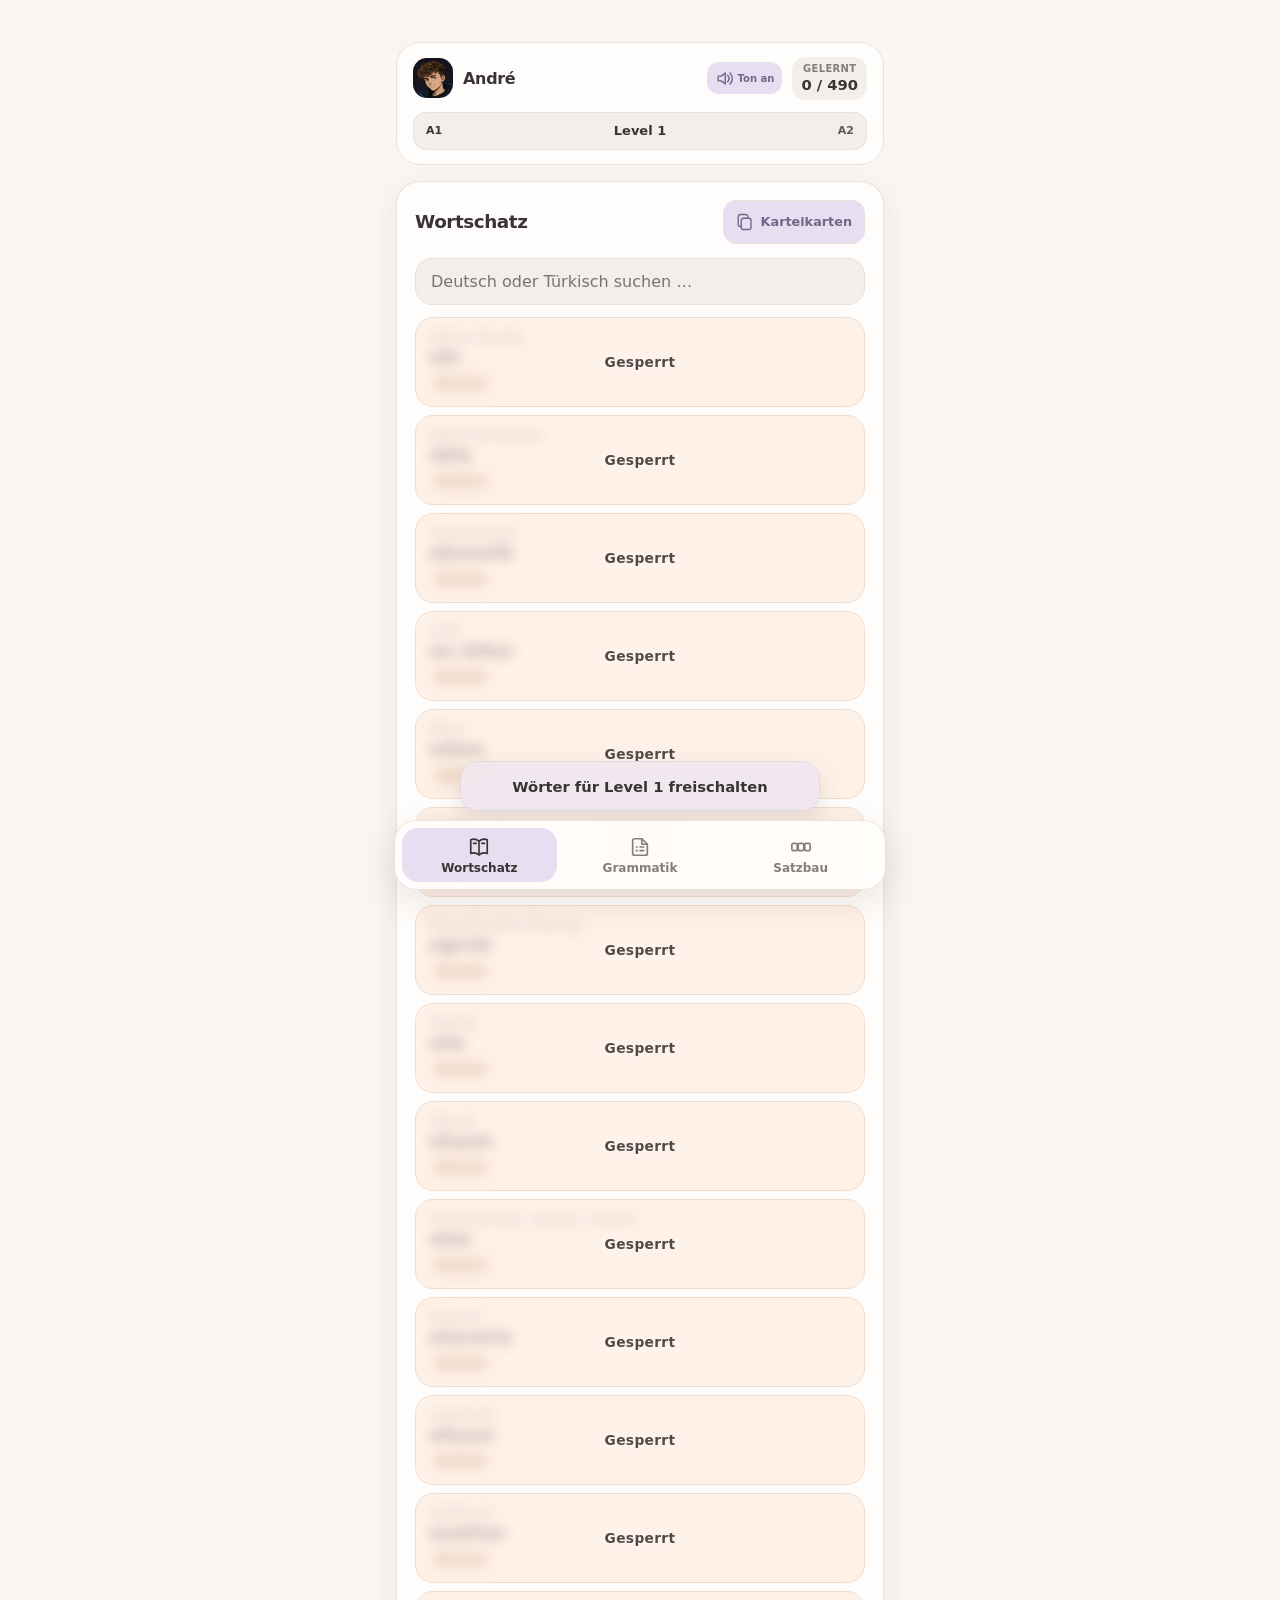
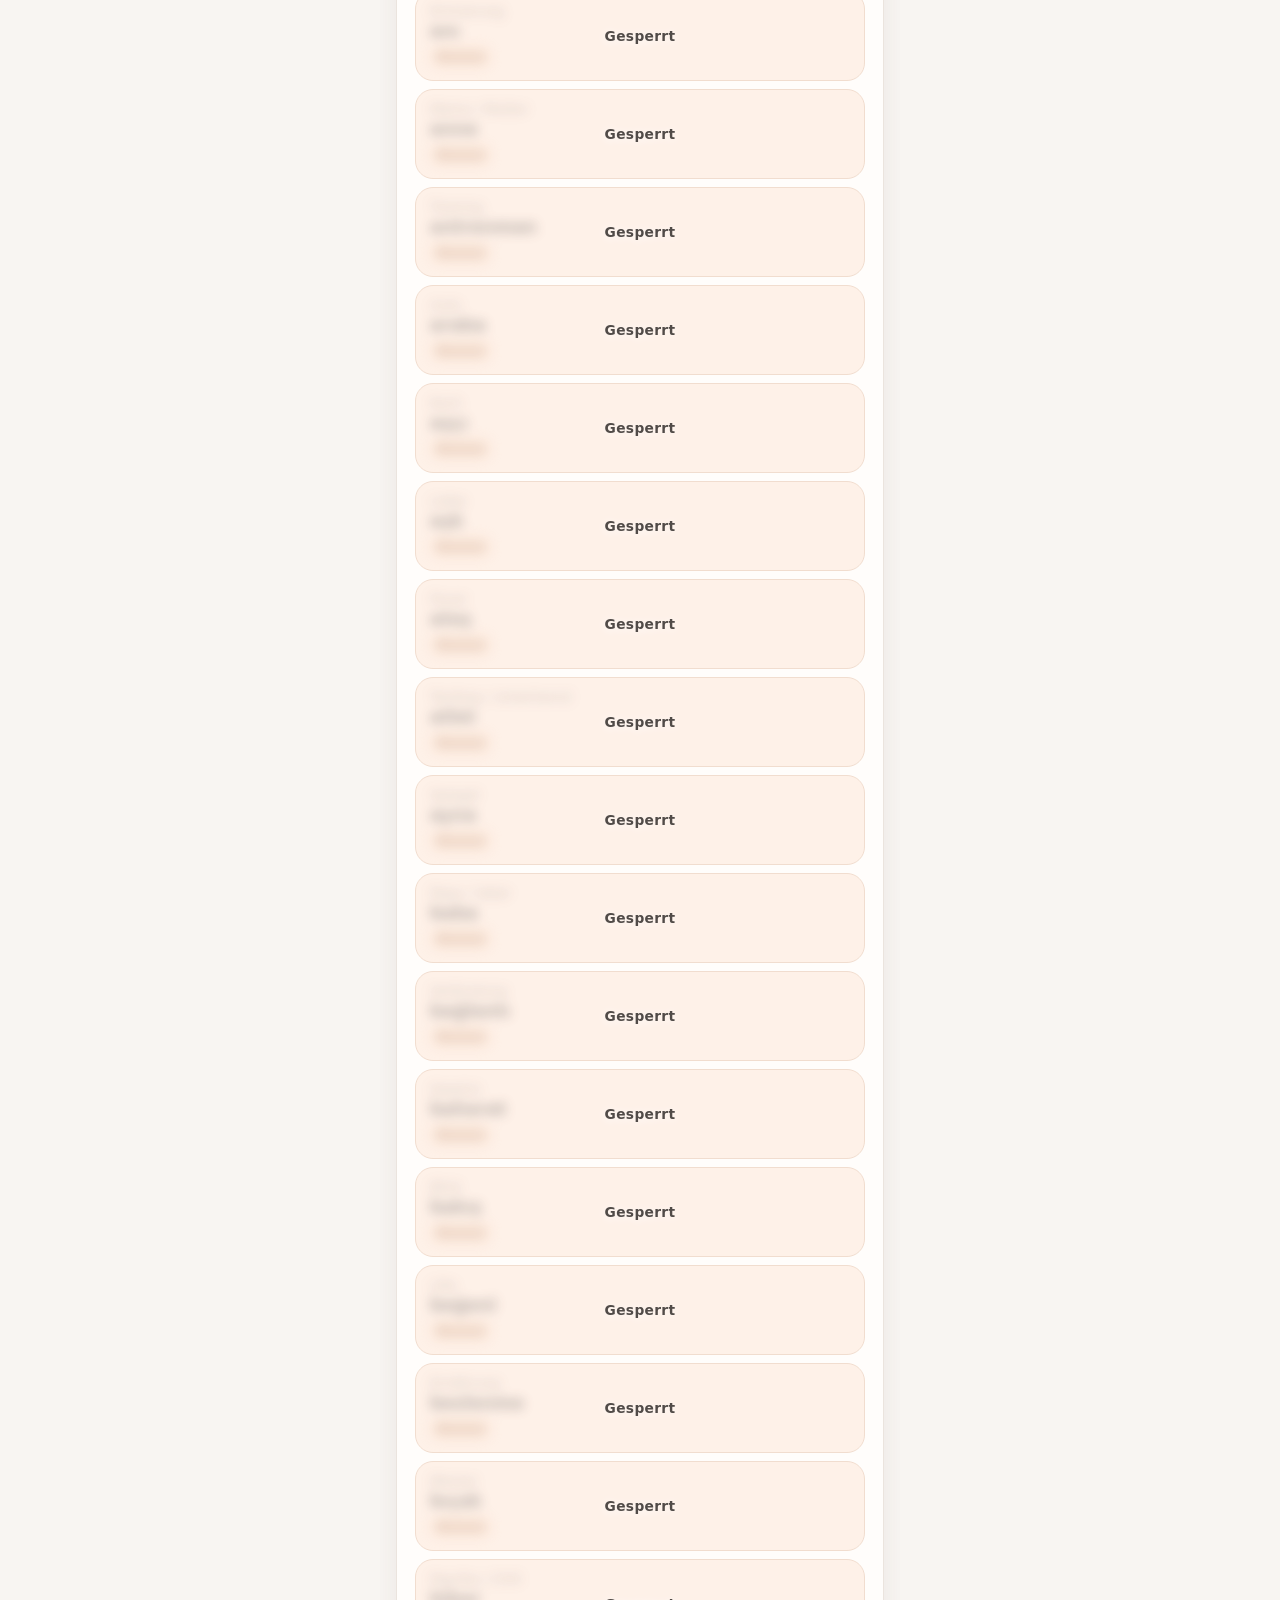
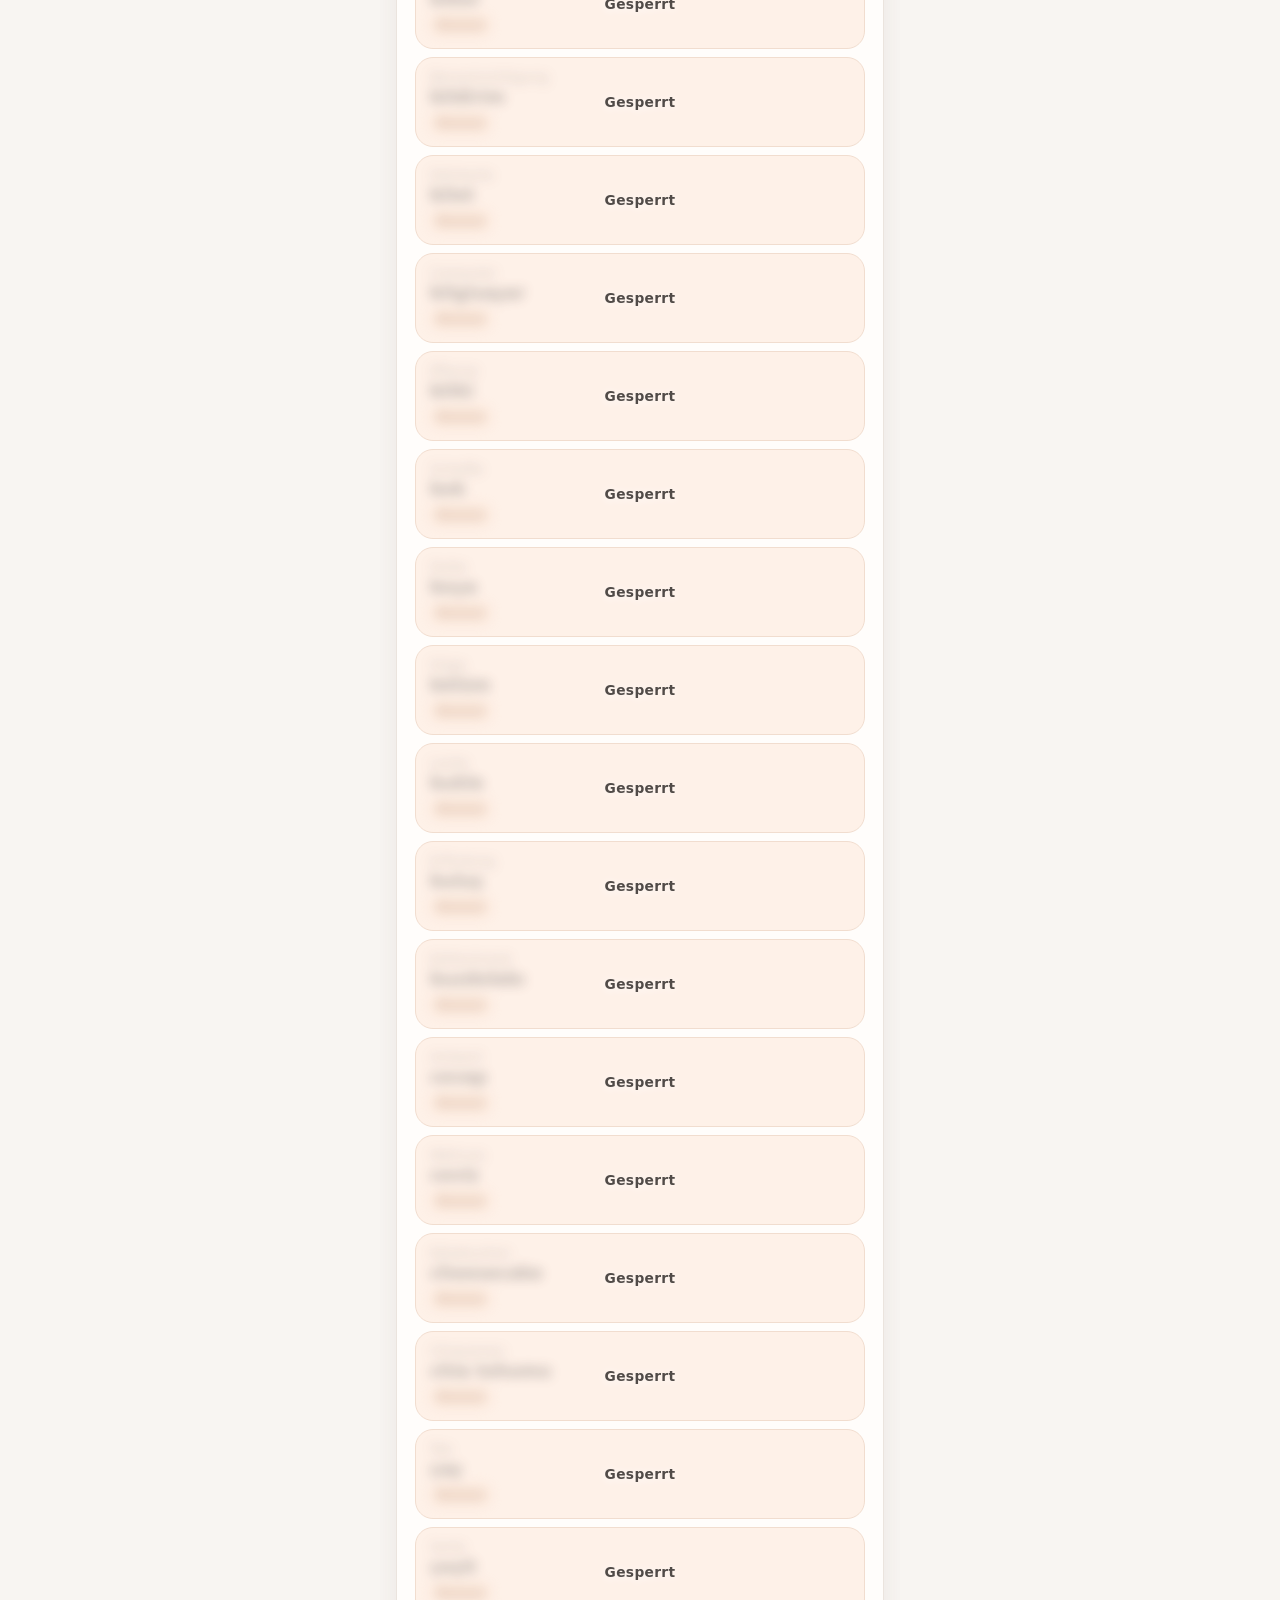
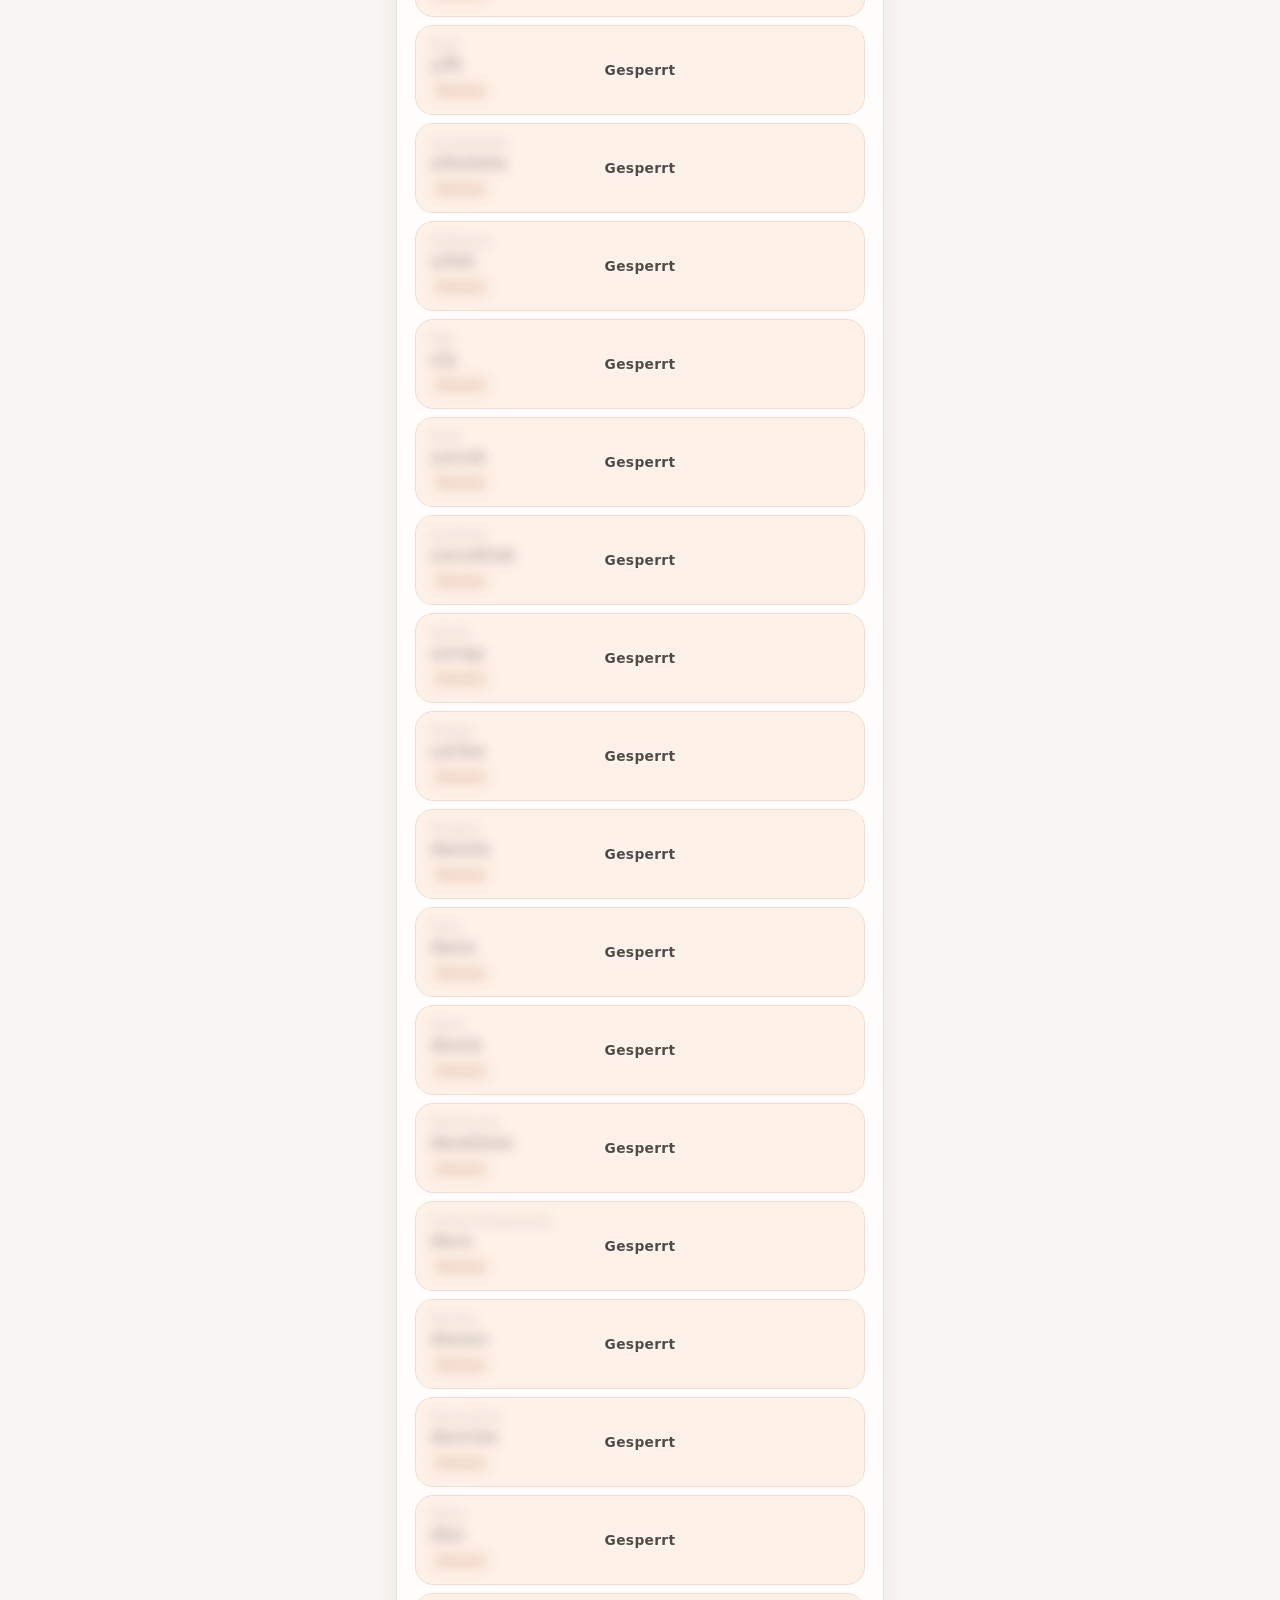
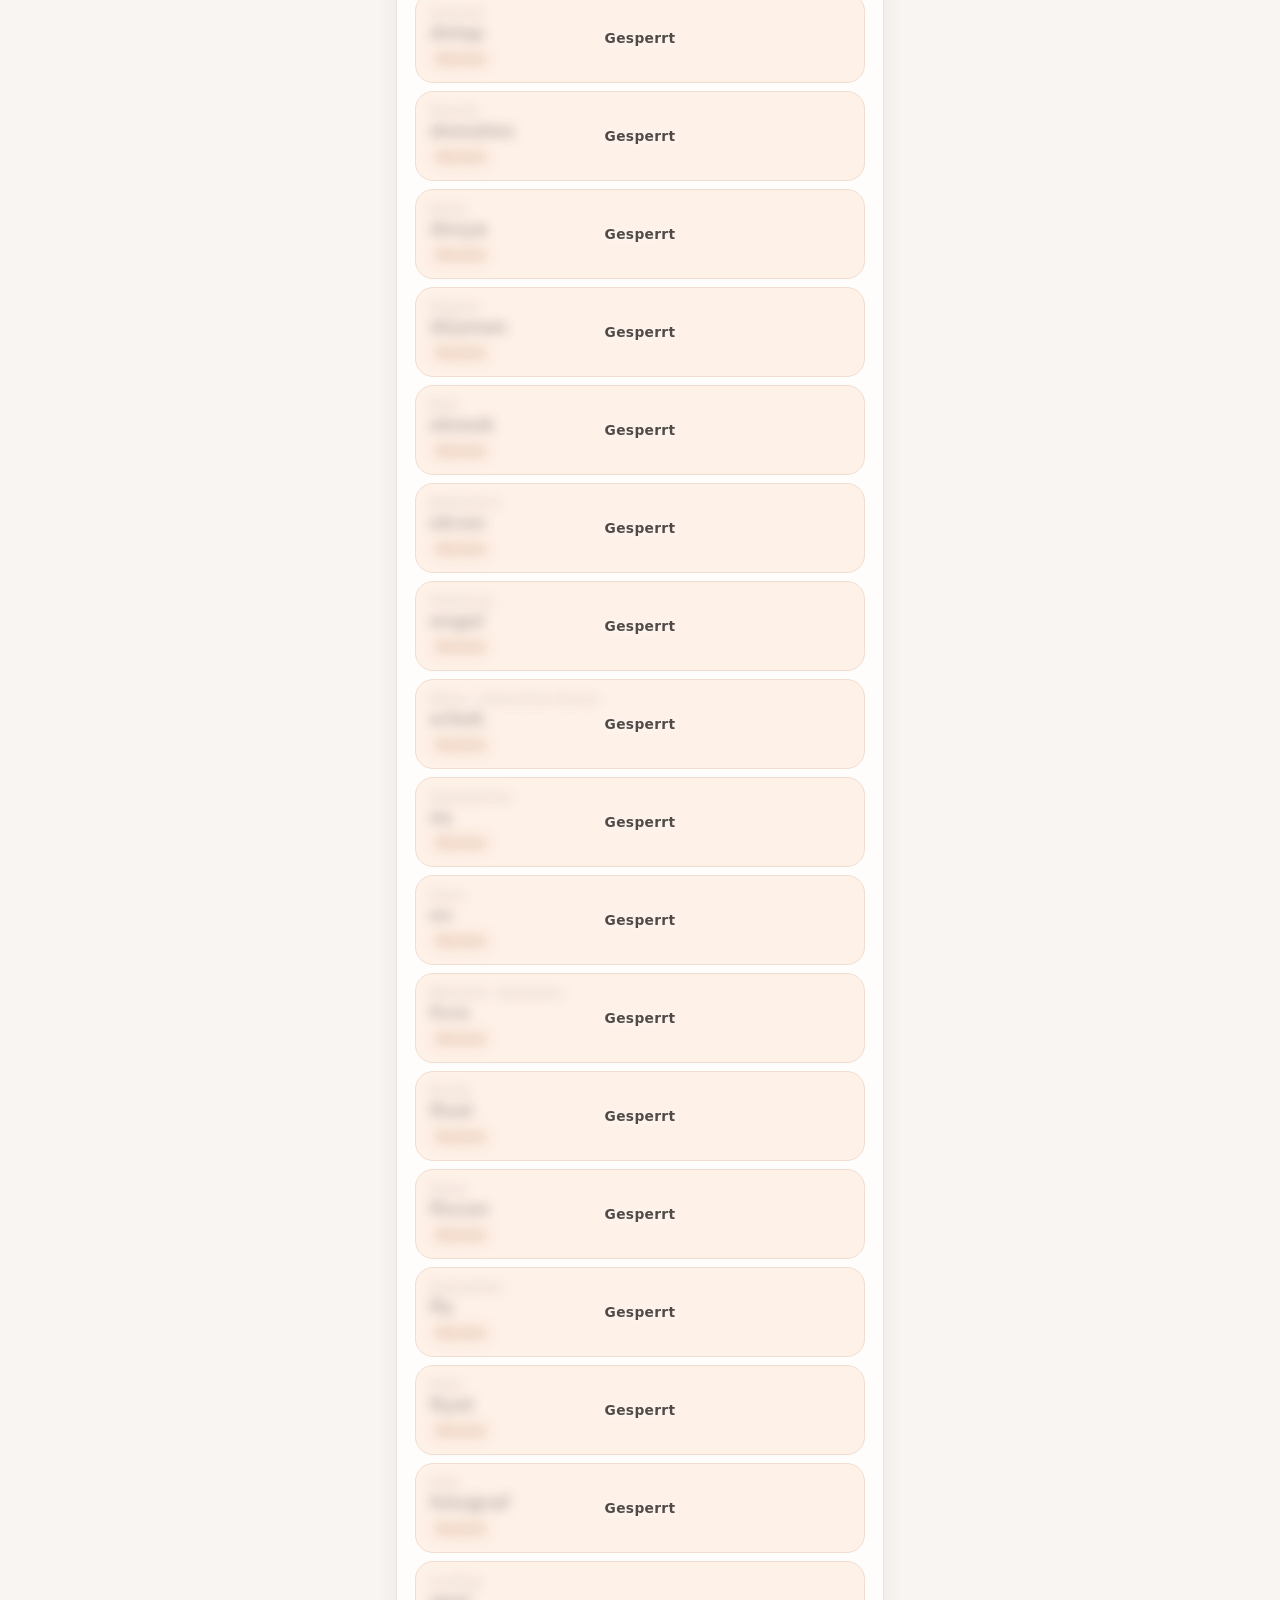
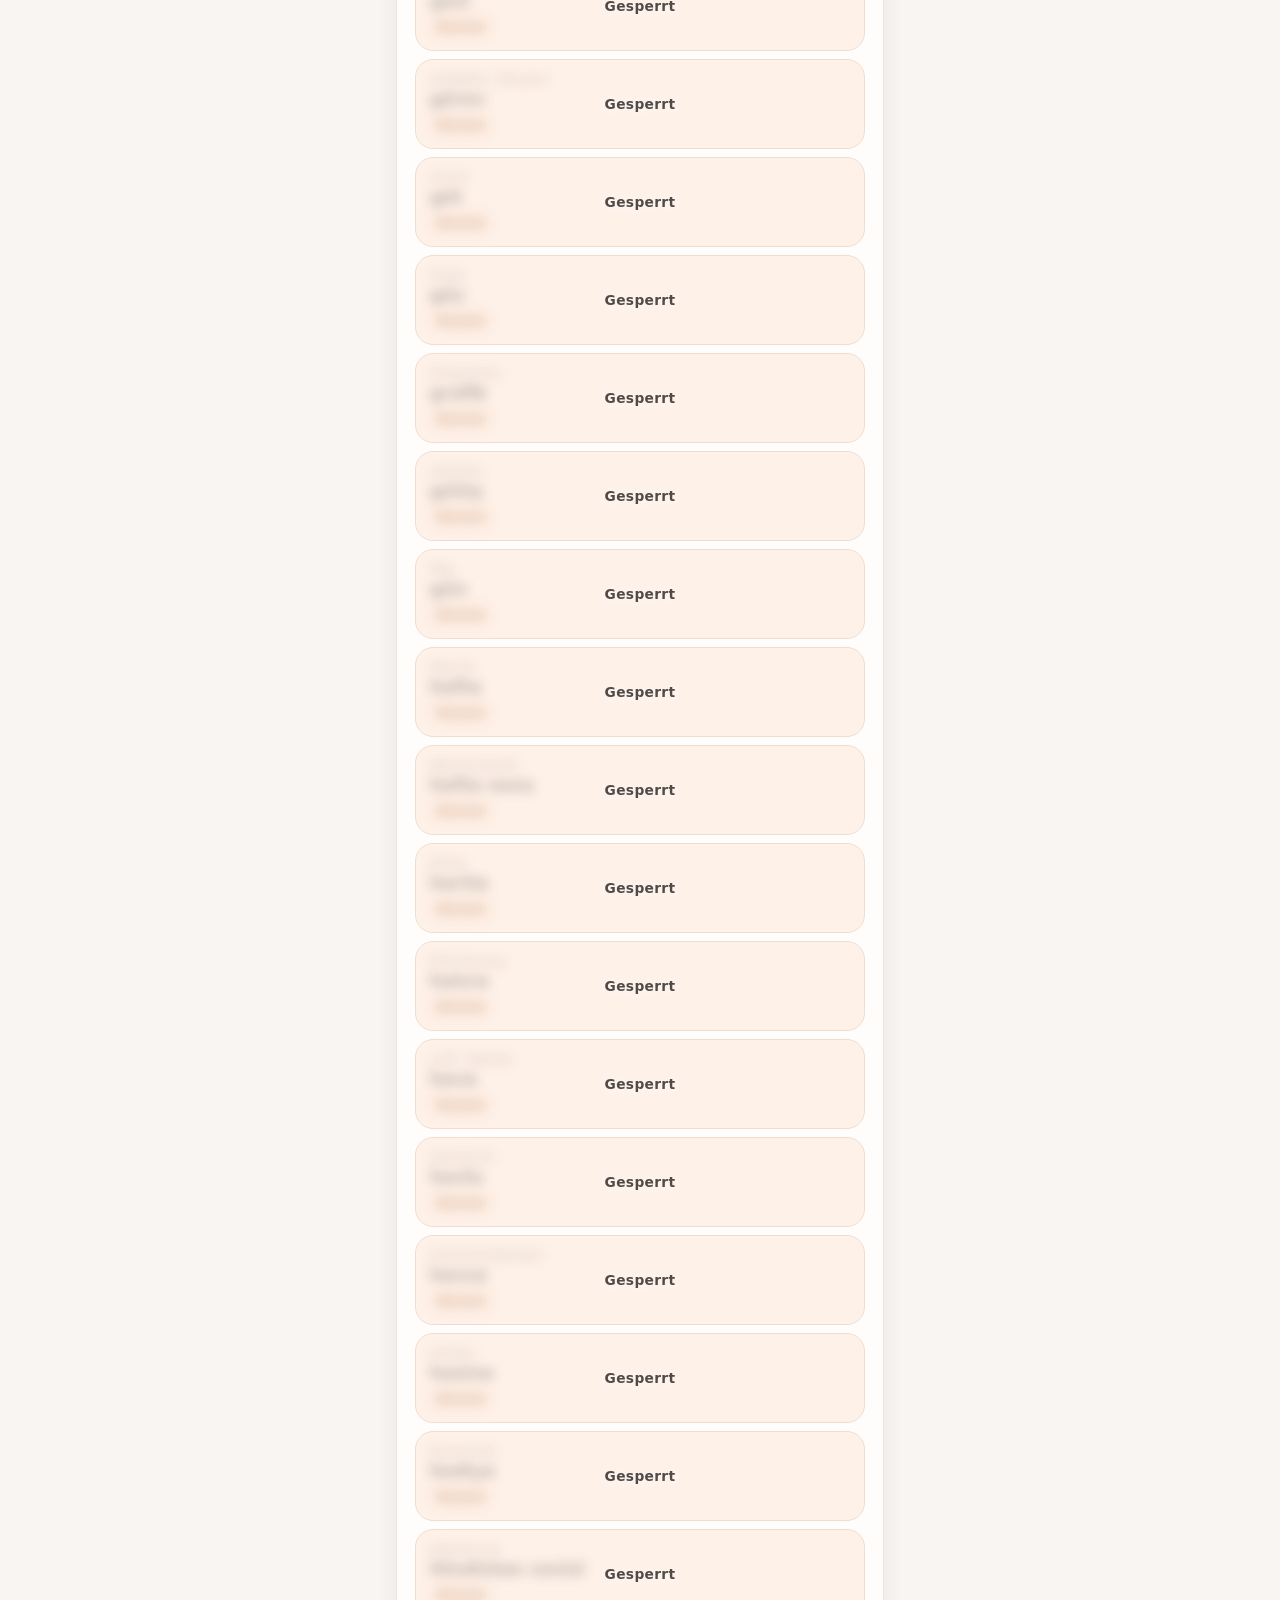
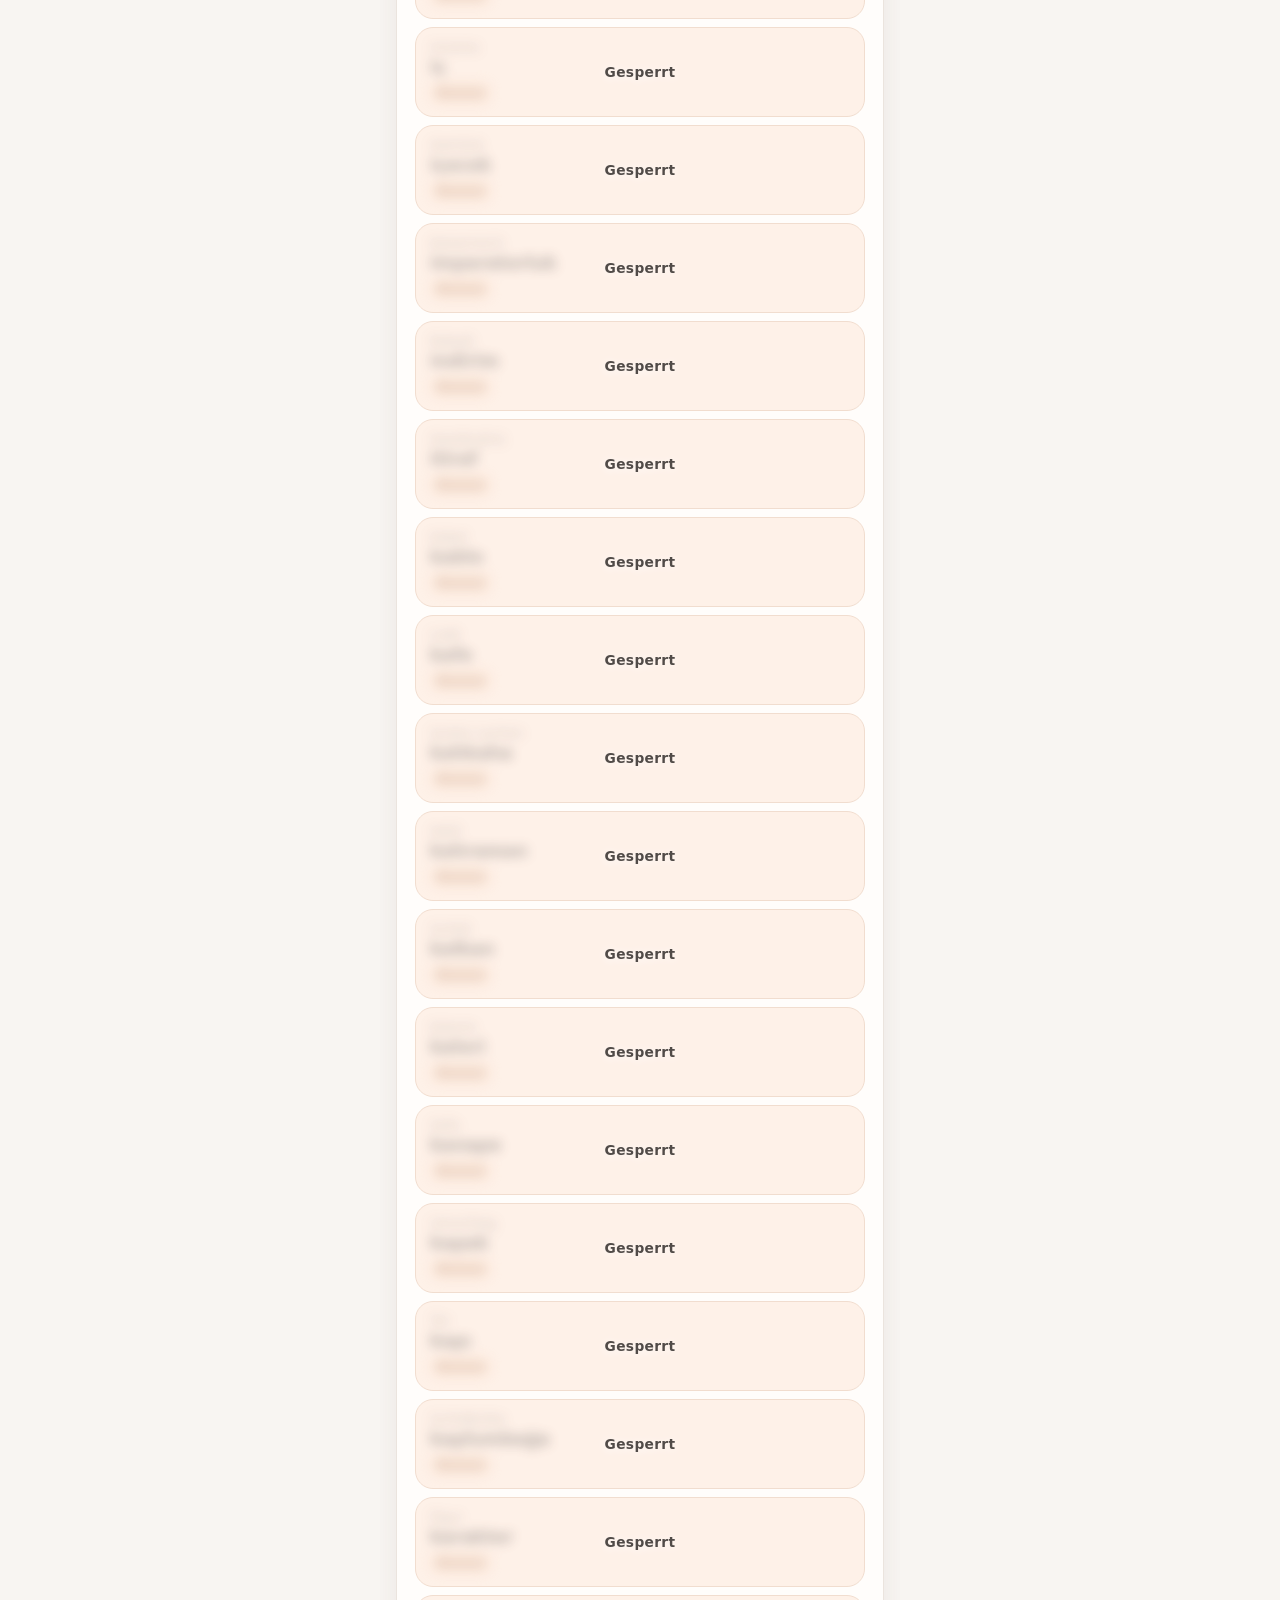
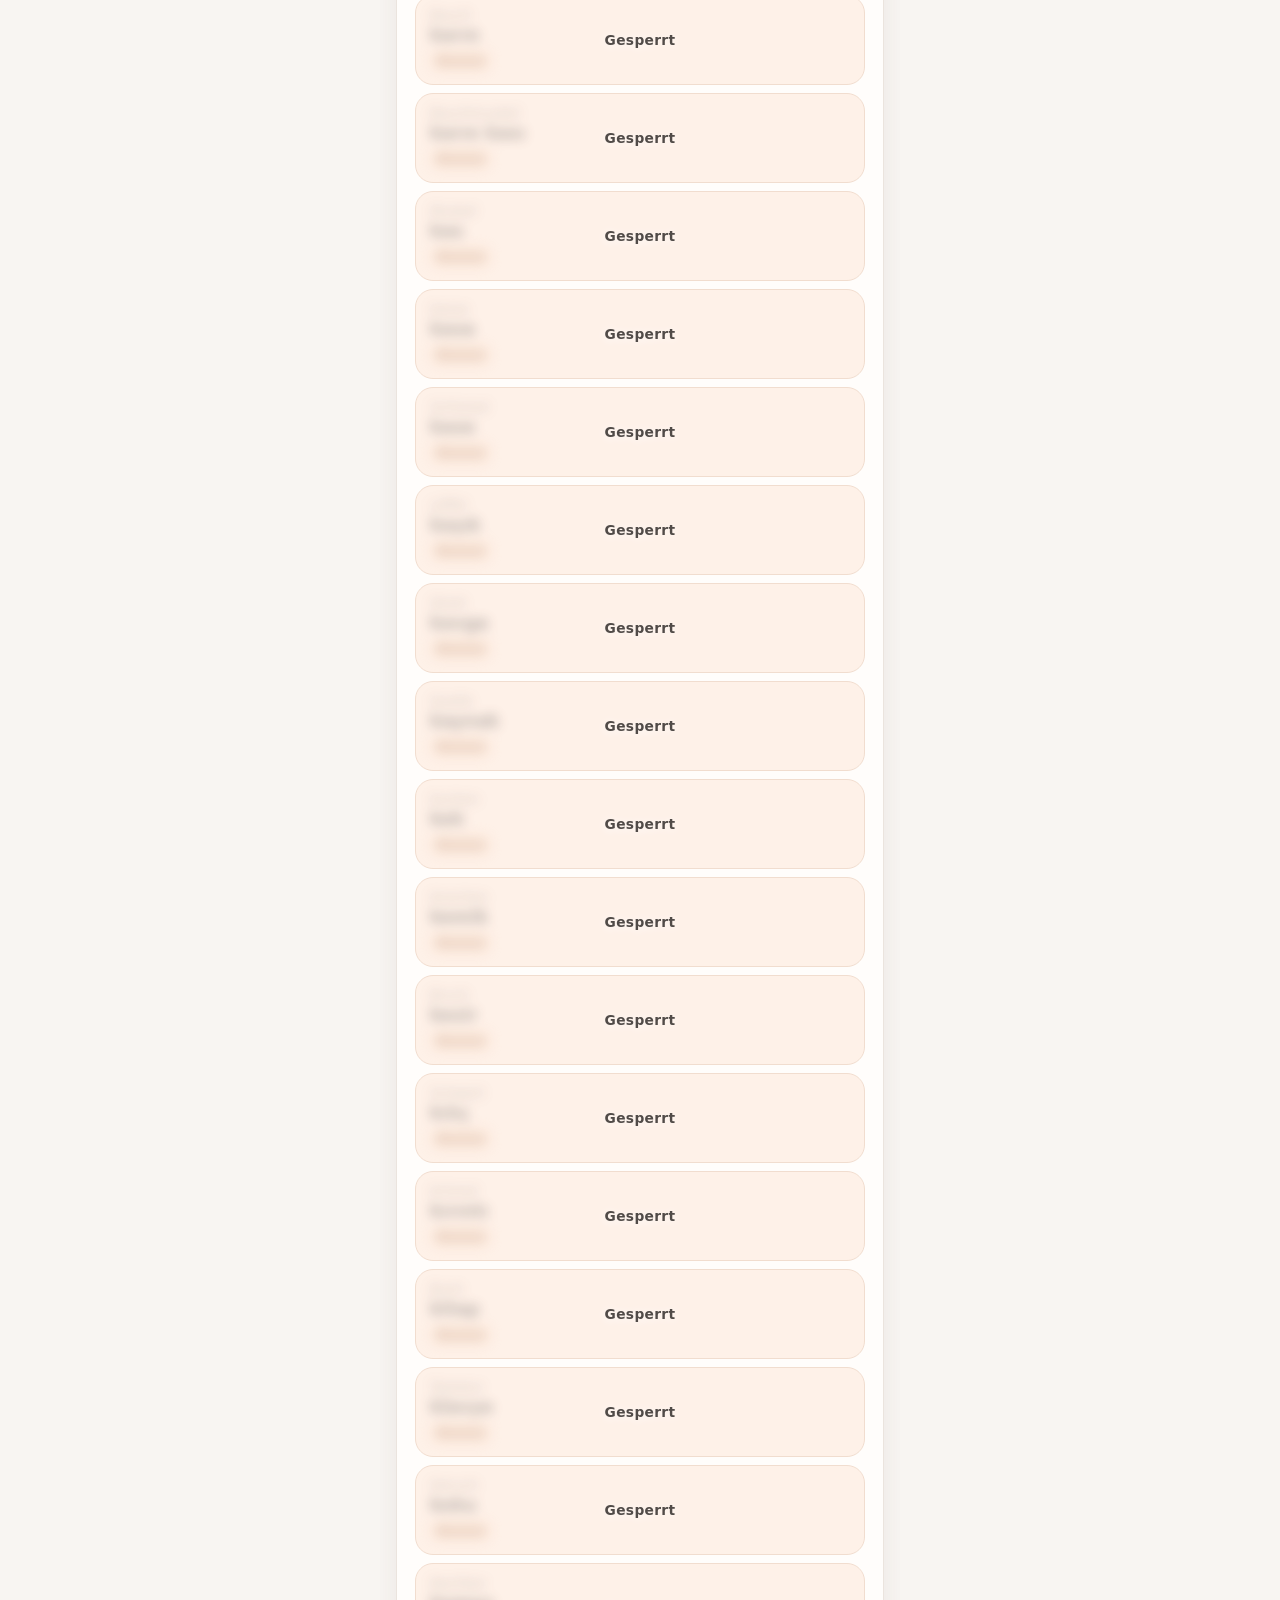
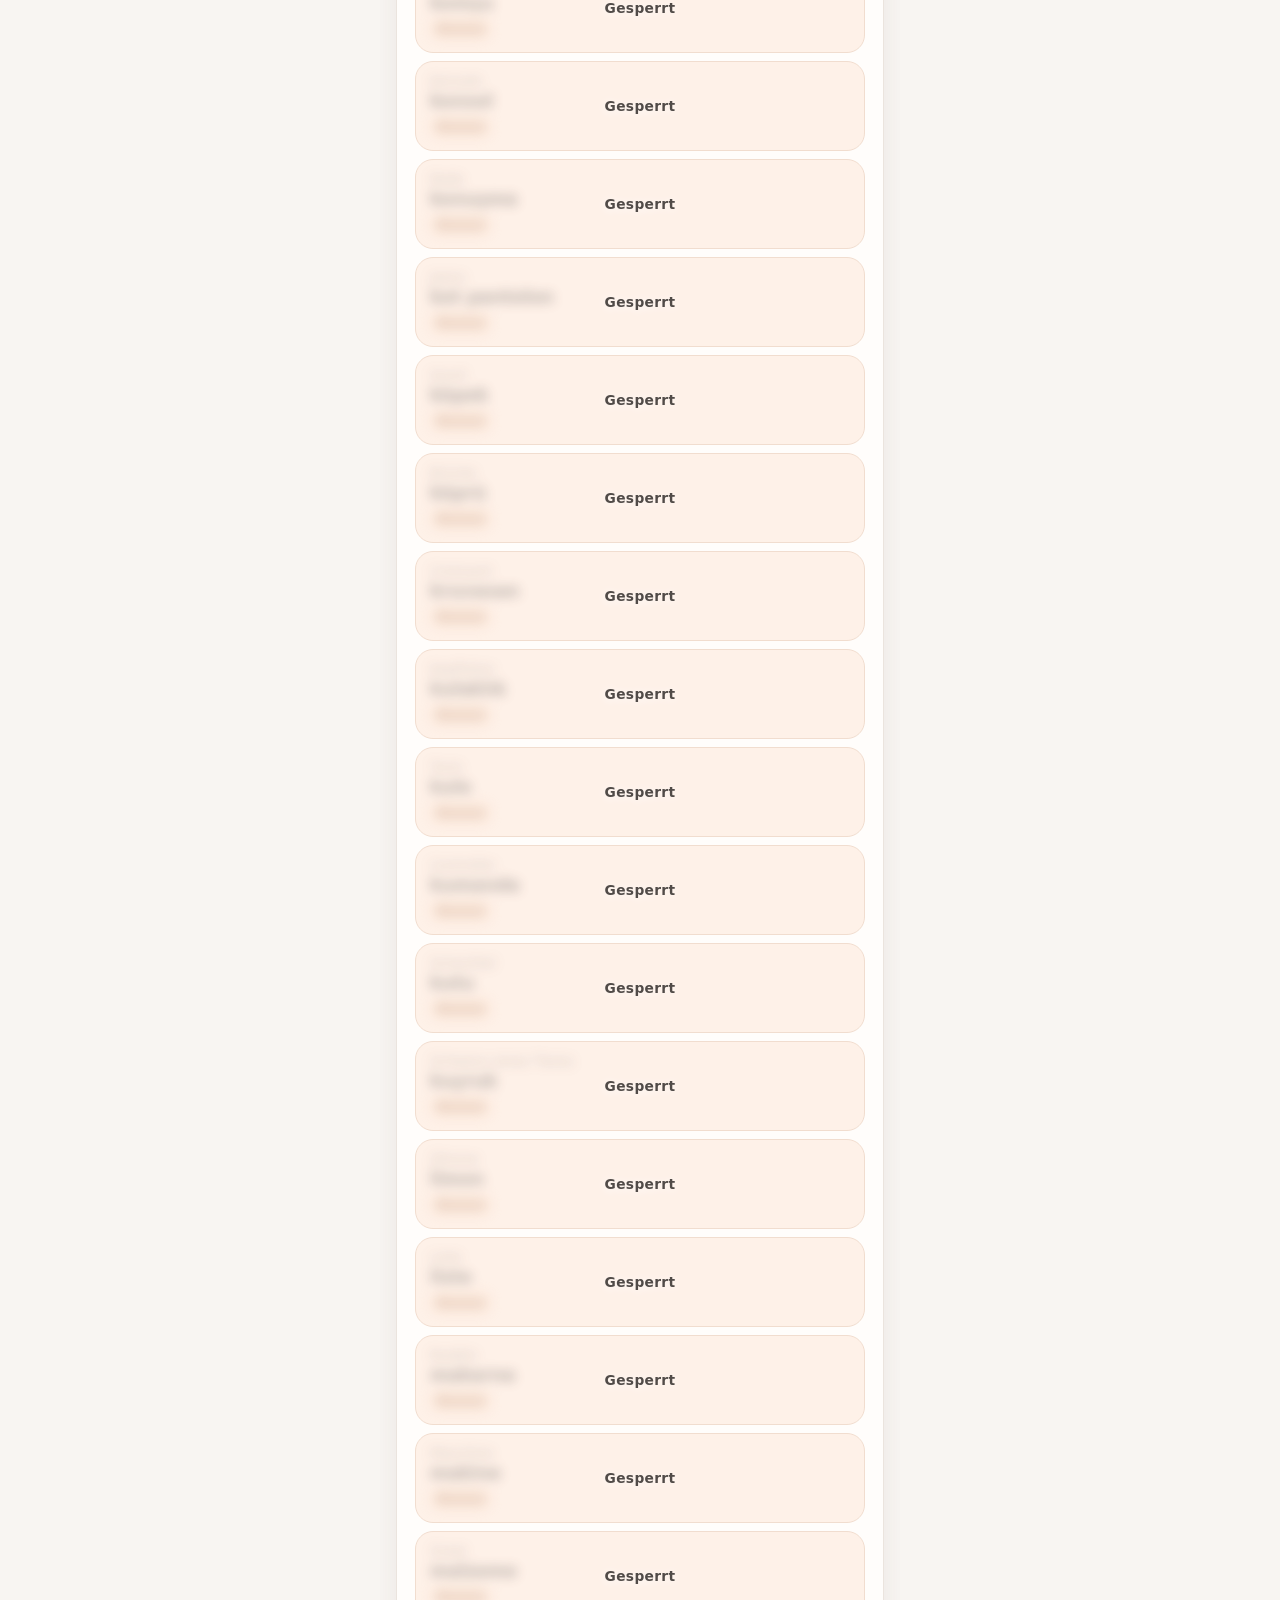
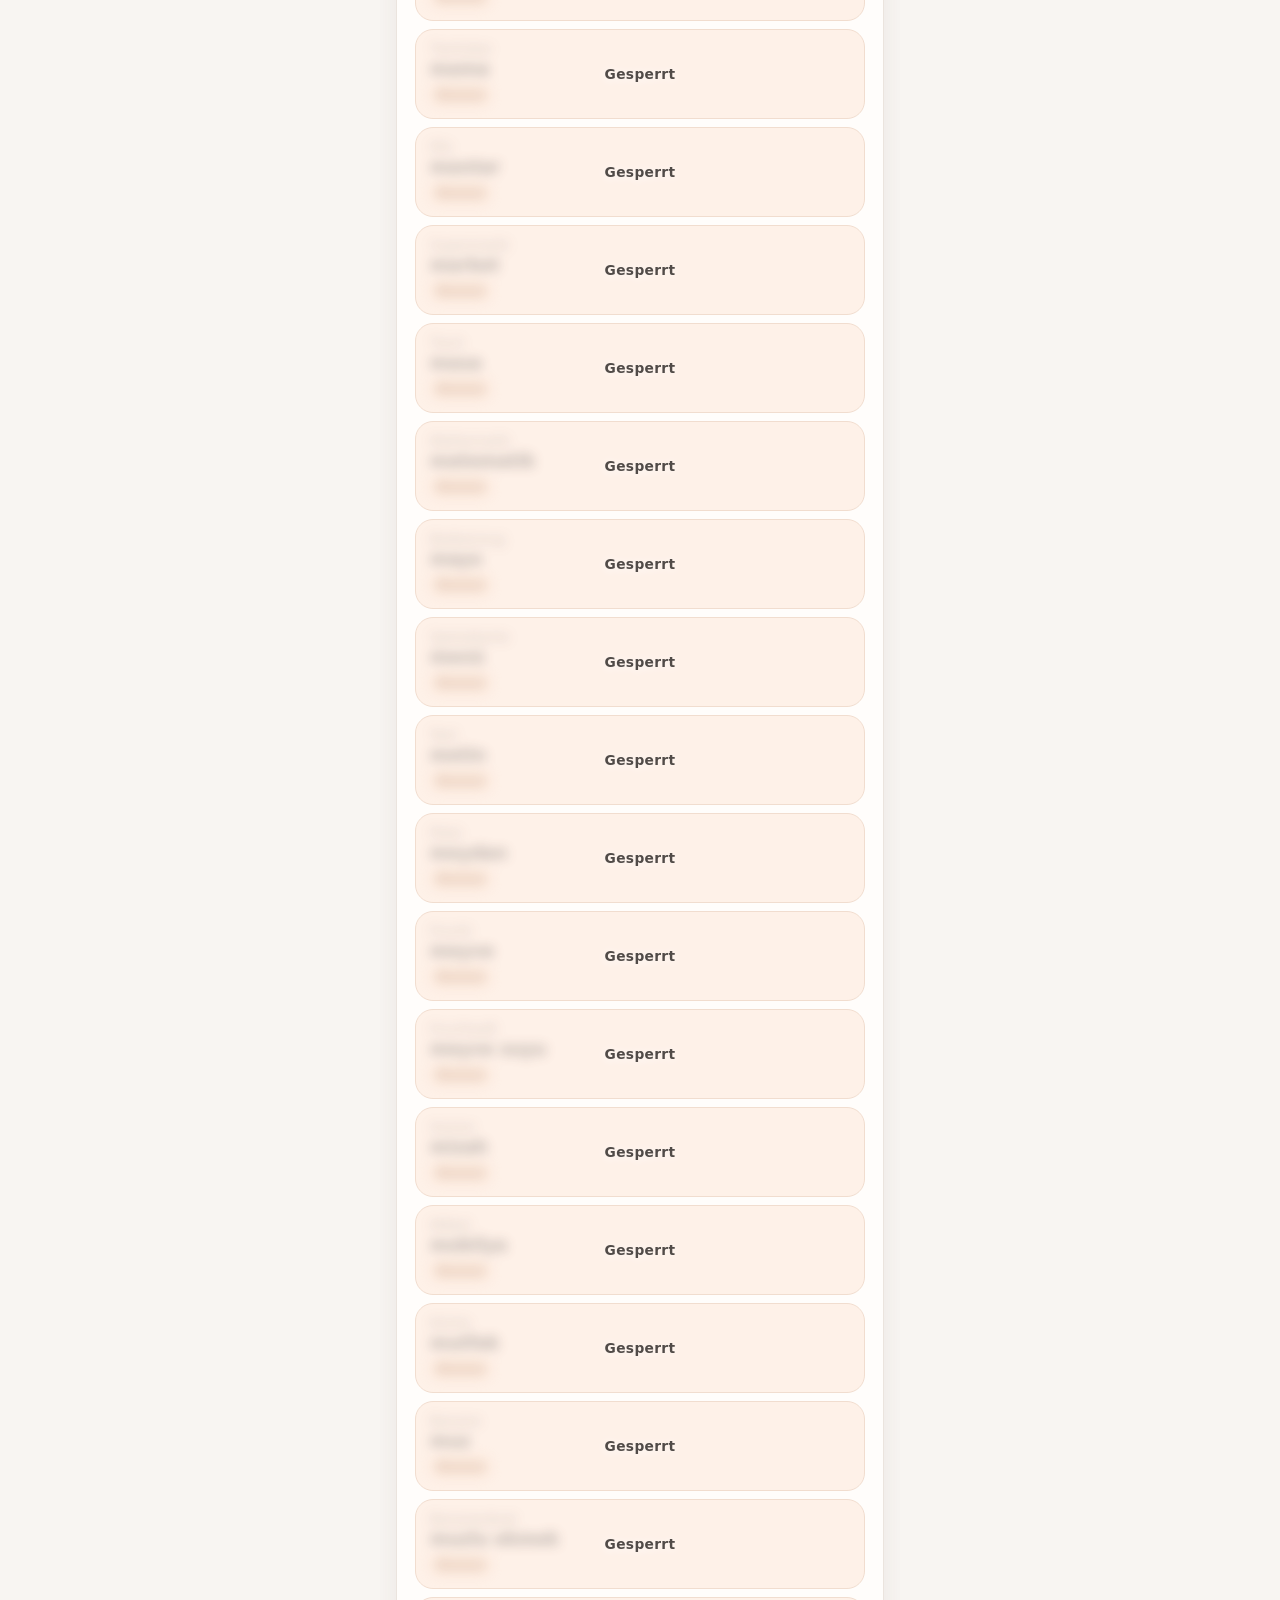
<file: index.html>
<!DOCTYPE html>
<html lang="de">
<head>
  <meta charset="UTF-8">
  <meta name="viewport" content="width=device-width, initial-scale=1, viewport-fit=cover">
  <meta name="mobile-web-app-capable" content="yes">
  <meta name="color-scheme" content="light dark">
  <meta name="theme-color" content="#f8f5f2" media="(prefers-color-scheme: light)">
  <meta name="theme-color" content="#171412" media="(prefers-color-scheme: dark)">
  <title>Andrés Türkisch</title>

  <style>
    :root{
      --bg:#f8f5f2;
      --surface:#fffdfb;
      --surface-soft:#f2eee9;
      --text:#383433;
      --muted:#857d79;
      --line:#e9e1db;

      /* Wortarten */
      --noun:#f6d7bf;
      --noun-soft:#fff0e5;
      --noun-dark:#9b6442;

      --verb:#d9eadb;
      --verb-soft:#edf7ee;
      --verb-dark:#54785c;

      --adj:#f4e6a9;
      --adj-soft:#fff8d9;
      --adj-dark:#8b762d;

      /* UI */
      --lavender:#e6dff1;
      --lavender-dark:#756589;
      --blue:#dfeaf2;
      --blue-dark:#5d788b;
      --rose:#f2dddd;
      --rose-dark:#986060;

      /* Weitere Wortarten – jede Kategorie hat eine eigene Farbe */
      --colloquial:#f2c1b8;
      --colloquial-soft:#fceae6;
      --colloquial-dark:#98584f;

      --response:#bfe3de;
      --response-soft:#e9f7f5;
      --response-dark:#4f7f79;

      --conjunction:#dde6b8;
      --conjunction-soft:#f3f7e4;
      --conjunction-dark:#71803d;

      --demonstrative:#d4d8f2;
      --demonstrative-soft:#eef0fb;
      --demonstrative-dark:#626c9d;

      --questionword:#f1cde0;
      --questionword-soft:#faedf4;
      --questionword-dark:#956079;

      --greeting:#f5d0b5;
      --greeting-soft:#fff0e5;
      --greeting-dark:#9a6948;

      --polite:#decbe5;
      --polite-soft:#f4ebf7;
      --polite-dark:#7f628a;

      --phrase:#e7c5cb;
      --phrase-soft:#f8e9ec;
      --phrase-dark:#8f5d66;

      --other:#d8d0c8;
      --other-soft:#eee9e4;
      --other-dark:#69615a;

      --shadow:0 10px 28px rgba(70,54,46,.07);
      --radius:24px;
    }

    *{
      box-sizing:border-box;
      user-select:none;
      -webkit-user-select:none;
      -webkit-touch-callout:none;
    }

    html{
      -webkit-tap-highlight-color:transparent;
      overscroll-behavior-x:none;
      touch-action:pan-y;
    }

    body{
      margin:0;
      background:var(--bg);
      color:var(--text);
      font-family:Inter,ui-rounded,"SF Pro Rounded","Segoe UI",system-ui,sans-serif;
      min-height:100vh;
      overscroll-behavior-x:none;
      touch-action:pan-y;
    }

    button,input{font:inherit}

    button:focus-visible,[role="button"]:focus-visible,[role="textbox"]:focus-visible{
      outline:3px solid var(--lavender-dark);
      outline-offset:3px;
    }

    .pull-refresh{
      position:fixed;
      z-index:50000;
      top:max(8px, env(safe-area-inset-top));
      left:50%;
      transform:translate(-50%,-72px) scale(.92);
      opacity:0;
      pointer-events:none;
      min-width:148px;
      padding:9px 14px;
      border:1px solid var(--line);
      border-radius:999px;
      background:rgba(255,253,251,.96);
      color:var(--muted);
      box-shadow:0 8px 22px rgba(70,54,46,.10);
      backdrop-filter:blur(16px);
      text-align:center;
      font-size:.76rem;
      font-weight:850;
      transition:opacity .16s ease, transform .16s ease;
    }

    .pull-refresh.visible{
      opacity:1;
    }

    .pull-refresh.ready{
      color:var(--verb-dark);
      background:var(--verb-soft);
    }

    body.game-mode-active .pull-refresh{
      display:none;
    }

    .app{
      width:min(100%,520px);
      min-height:100vh;
      margin:0 auto;
      padding:
        max(20px, env(safe-area-inset-top))
        16px
        calc(168px + env(safe-area-inset-bottom));
    }

    header{
      position:sticky;
      top:max(8px, env(safe-area-inset-top));
      z-index:40;
      padding:6px 0 16px;
      max-height:90px;
      overflow:visible;
      transform:translateY(0);
      opacity:1;
      transition:
        transform .32s cubic-bezier(.4,0,.2,1),
        opacity .24s ease,
        max-height .32s cubic-bezier(.4,0,.2,1),
        padding .32s cubic-bezier(.4,0,.2,1);
    }

    body.game-mode-active{
      overscroll-behavior-y:none;
    }

    body.game-mode-active header{
      transform:translateY(calc(-100% - 24px));
      opacity:0;
      max-height:0;
      padding-top:0;
      padding-bottom:0;
      overflow:hidden;
      pointer-events:none;
    }

    .profile-island{
      display:grid;
      grid-template-columns:auto minmax(0,1fr) auto;
      align-items:center;
      gap:8px;
      padding:12px 14px;
      border:1px solid rgba(233,225,219,.92);
      border-radius:28px;
      background:rgba(255,253,251,.94);
      backdrop-filter:blur(18px);
      box-shadow:none;
    }

    .profile-main{
      min-width:0;
      display:flex;
      align-items:center;
      gap:clamp(6px,2vw,10px);
    }

    .profile-avatar{
      width:clamp(32px,10vw,40px);
      height:clamp(32px,10vw,40px);
      border-radius:14px;
      display:block;
      flex:0 0 auto;
      object-fit:cover;
      object-position:center;
      background:var(--blue);
    }

    .profile-name{
      font-size:1rem;
      line-height:1.1;
      font-weight:860;
      letter-spacing:-.02em;
    }

    .profile-meta{
      margin-top:3px;
      color:var(--muted);
      font-size:.76rem;
      font-weight:700;
    }

    .profile-stats{
      display:flex;
      align-items:center;
      gap:7px;
      flex:0 0 auto;
      justify-self:end;
    }

    .profile-chip{
      min-width:46px;
      padding:8px 10px;
      border-radius:14px;
      text-align:center;
      white-space:nowrap;
      background:var(--surface-soft);
      border:1px solid var(--line);
    }

    .profile-chip.level{
      background:var(--lavender);
      border-color:#ddd3e8;
    }

    .profile-chip-label{
      display:block;
      color:var(--muted);
      font-size:.62rem;
      line-height:1;
      font-weight:800;
      text-transform:uppercase;
      letter-spacing:.04em;
      margin-bottom:4px;
    }

    .profile-chip-value{
      display:block;
      color:var(--text);
      font-size:.92rem;
      line-height:1;
      font-weight:900;
    }

    .profile-level{min-width:0}
    .profile-level-stages{display:inline;color:var(--text);font-size:.62rem;line-height:1;font-weight:850}
    .profile-level-next{opacity:.8}
    .profile-level-track{position:relative;isolation:isolate;overflow:hidden;height:32px;padding:0 7px;border:1px solid var(--line);border-radius:10px;background:var(--surface-soft);display:flex;align-items:center;justify-content:space-between;gap:5px}
    .profile-level-fill{position:absolute;z-index:-1;inset:0 auto 0 0;width:0;background:var(--lavender);border-radius:inherit;transition:width 180ms var(--motion-ease)}
    .profile-level-label{color:var(--text);font-size:.7rem;line-height:1;font-weight:900;white-space:nowrap}
    .profile-level[data-complete='true'] .profile-level-fill{background:var(--verb)}
    .profile-level[data-complete='true'] .profile-level-stages{color:var(--verb-dark)}
    @media(max-width:360px){
      .profile-island{gap:6px;padding:11px 10px}
      .profile-avatar{width:30px;height:30px;border-radius:11px}
      .profile-name{font-size:.88rem}
      .profile-chip{padding:8px;min-width:44px}
      .profile-level-stages{font-size:.6rem}
    }

    .view{display:none}
    .view.active{display:block}

    .sentence-topics{display:grid;gap:10px}

    .sentence-topic{
      display:flex;
      align-items:center;
      justify-content:space-between;
      gap:12px;
      width:100%;
      min-height:64px;
      padding:14px 16px;
      border:1px solid transparent;
      border-radius:18px;
      color:var(--text);
      text-align:left;
      font-weight:800;
      cursor:pointer;
    }

    .sentence-topic.test{background:var(--verb-soft)}
    .sentence-topic.everyday{background:var(--noun-soft)}
    .sentence-topic.holiday{background:var(--adj-soft)}
    .sentence-topic.school{background:var(--lavender)}
    .sentence-topic:disabled{opacity:1;cursor:default}
    .sentence-topic-note{color:var(--muted);font-size:.76rem;font-weight:650}
    .sentence-topic-arrow{color:var(--verb-dark);font-size:1.5rem;line-height:1}
    .sentence-topic.test:active{border-color:var(--verb-dark)}

    .view.nav-slide-from-right{
      animation:navSlideFromRight .30s cubic-bezier(.22,.8,.28,1);
    }

    .view.nav-slide-from-left{
      animation:navSlideFromLeft .30s cubic-bezier(.22,.8,.28,1);
    }

    @keyframes navSlideFromRight{
      from{opacity:.35;transform:translateX(42px) scale(.985)}
      to{opacity:1;transform:translateX(0) scale(1)}
    }

    @keyframes navSlideFromLeft{
      from{opacity:.35;transform:translateX(-42px) scale(.985)}
      to{opacity:1;transform:translateX(0) scale(1)}
    }

    @media (prefers-reduced-motion: reduce){
      .view.nav-slide-from-right,
      .view.nav-slide-from-left{
        animation:none;
      }
    }

    body.learning-games-view{
      height:100dvh;
      overflow:hidden;
      overscroll-behavior:none;
    }

    body.learning-games-view .app{
      height:100dvh;
      min-height:0;
      overflow:hidden;
      display:flex;
      flex-direction:column;
    }

    body.learning-games-view.game-mode-active .app{
      padding-bottom:max(14px, env(safe-area-inset-bottom));
    }

    body.learning-games-view header{
      flex:0 0 auto;
    }

    body.learning-games-view:not(.game-mode-active) header{
      position:relative;
      top:auto;
      z-index:1;
    }

    body.learning-games-view .view.active{
      display:block;
      flex:1 1 auto;
      min-height:0;
      overflow:hidden;
    }

    body.learning-games-view .learn-mode.active{
      height:100%;
      min-height:0;
      overflow:hidden;
      display:flex;
      flex-direction:column;
    }

    body.learning-games-view .learn-back{
      flex:0 0 auto;
    }

    body.learning-games-view #quizSession.active,
    body.learning-games-view .sentence-game-card,
    body.learning-games-view .typing-game-card{
      flex:1 1 auto;
      min-height:0;
      overflow:hidden;
    }

    body.learning-games-view #activeQuiz,
    body.learning-games-view #sentenceGameActive,
    body.learning-games-view #typingGameActive{
      height:100%;
      min-height:0;
    }
    body.learning-games-view #sentenceGameActive{
      display:flex;
      flex-direction:column;
    }

    body.learning-games-view #activeQuiz{
      display:flex;
      flex-direction:column;
    }

    body.learning-games-view .quiz-top,
    body.learning-games-view .quiz-tip{
      flex:0 0 auto;
    }

    body.learning-games-view .quiz-card{
      flex:1 1 auto;
      min-height:0;
      padding:18px 18px;
    }

    body.learning-games-view .sentence-game-card,
    body.learning-games-view .typing-game-card{
      padding:14px;
      display:flex;
      flex-direction:column;
    }

    body.learning-games-view #typingTrainer .typing-game-card{
      flex:0 0 auto;
    }

    body.learning-games-view #typingGameActive{
      display:flex;
      flex-direction:column;
    }

    body.learning-games-view #typingTrainer .custom-keyboard,
    body.grammar-training-view #grammarTrainer .custom-keyboard{
      position:fixed;
      z-index:20000;
      left:50%;
      right:auto;
      bottom:0;
      transform:translateX(-50%);
      width:min(100vw,520px);
      height:44dvh;
      min-height:42dvh;
      max-height:46dvh;
      margin:0;
      padding:10px 7px max(10px, env(safe-area-inset-bottom));
      gap:6px;
      border-left:0;
      border-right:0;
      border-bottom:0;
      border-radius:22px 22px 0 0;
      box-shadow:0 -12px 32px rgba(70,54,46,.16);
      flex:0 0 auto;
      isolation:isolate;
    }

    body.learning-games-view #typingTrainer #typingGameActive{
      padding-bottom:44dvh;
    }

    body.learning-games-view .keyboard-row{
      flex:1 1 0;
      min-height:0;
      gap:5px;
    }

    body.learning-games-view .key{
      height:auto;
      min-height:0;
      border-radius:12px;
      font-size:1.08rem;
      padding:0 2px;
    }

    body.learning-games-view .key.special{
      font-size:1rem;
    }

    body.learning-games-view .key.space{
      font-size:.82rem;
    }

    body.learning-games-view .key.check{
      font-size:1.2rem;
    }

    body.learning-games-view .drop-zone{
      min-height:58px;
      padding:8px;
    }

    body.learning-games-view .typing-top{
      margin-bottom:9px;
    }

    body.learning-games-view .typing-prompt{
      padding:14px 12px;
      margin-bottom:8px;
    }

    body.learning-games-view .typing-answer{
      min-height:52px;
      padding:10px 12px;
    }

    body.learning-games-view .typing-feedback{
      min-height:18px;
      margin:6px 2px;
    }



    .panel{
      background:var(--surface);
      border:1px solid rgba(233,225,219,.9);
      border-radius:var(--radius);
      padding:18px;
      box-shadow:var(--shadow);
      margin-bottom:14px;
    }

    .section-title{
      margin:0 0 4px;
      font-size:1.15rem;
      font-weight:800;
      letter-spacing:-.025em;
    }

    .section-sub{
      margin:0 0 16px;
      color:var(--muted);
      font-size:.9rem;
      line-height:1.45;
    }

    /* Navigation */
    .bottom-nav-wrap{
      position:fixed;
      z-index:30;
      left:0;right:0;bottom:0;
      padding:10px 14px calc(10px + env(safe-area-inset-bottom));
      pointer-events:none;
      transform:translateY(0);
      opacity:1;
      transition:
        transform .32s cubic-bezier(.4,0,.2,1),
        opacity .24s ease;
    }

    body.game-mode-active .bottom-nav-wrap{
      transform:translateY(calc(100% + 24px));
      opacity:0;
      pointer-events:none;
    }

    body.without-unlock-button .app{
      padding-bottom:calc(104px + env(safe-area-inset-bottom));
    }

    .unlock-floating{
      width:min(calc(100% - 56px),360px);
      min-height:50px;
      margin:0 auto 9px;
      border:1px solid #e3d8e0;
      border-radius:18px;
      background:rgba(241,232,239,.97);
      color:var(--text);
      box-shadow:0 10px 28px rgba(70,54,46,.13);
      backdrop-filter:blur(18px);
      display:flex;
      align-items:center;
      justify-content:center;
      gap:8px;
      font-weight:880;
      font-size:.92rem;
      cursor:pointer;
      pointer-events:auto;
    }

    .unlock-floating:active{
      transform:translateY(1px);
    }
    .unlock-floating[hidden]{display:none}
    .unlock-floating:disabled{opacity:.55;cursor:default;box-shadow:none;transform:none}

    .bottom-nav{
      --nav-index:0;
      width:min(calc(100% - 28px),492px);
      margin:auto;
      display:grid;
      grid-template-columns:repeat(3,1fr);
      gap:6px;
      padding:7px;
      border:1px solid rgba(233,225,219,.9);
      border-radius:22px;
      background:rgba(255,253,251,.92);
      backdrop-filter:blur(18px);
      box-shadow:0 12px 35px rgba(65,51,44,.12);
      pointer-events:auto;
      position:relative;
      overflow:hidden;
    }

    .bottom-nav::before{
      content:"";
      position:absolute;
      z-index:0;
      top:7px;
      bottom:7px;
      left:7px;
      width:calc((100% - 26px) / 3);
      border-radius:16px;
      background:var(--lavender);
      transform:translateX(calc(var(--nav-index) * (100% + 6px)));
      transition:transform .30s cubic-bezier(.22,.8,.28,1);
      pointer-events:none;
    }

    .nav-btn{
      position:relative;
      z-index:1;
      border:0;
      background:transparent;
      min-height:54px;
      border-radius:16px;
      color:var(--muted);
      font-size:.75rem;
      font-weight:750;
      display:flex;
      flex-direction:column;
      align-items:center;
      justify-content:center;
      gap:3px;
      cursor:pointer;
    }

    .nav-btn .icon{display:block;width:22px;height:22px;flex-shrink:0}
    .nav-btn.active{
      color:var(--text);
      background:transparent;
    }

    /* Wortartenfilter */
    .word-type-filters{
      display:flex;
      gap:4px;
      flex-wrap:wrap;
      margin:0 0 10px;
    }

    .word-type-filters[hidden]{display:none}

    .word-type-filter,
    .type-badge{
      display:inline-flex;
      align-items:center;
      gap:6px;
      border-radius:999px;
      font-size:.75rem;
      font-weight:800;
    }

    .word-type-filters .word-type-filter.type-badge{
      min-height:26px;
      margin:0;
      padding:4px 7px;
      gap:4px;
      font-size:.7rem;
      line-height:1.1;
      flex:0 0 auto;
      max-width:100%;
      white-space:nowrap;
      border:1px solid transparent;
      font-family:inherit;
      cursor:pointer;
      transition:transform 160ms var(--motion-ease),border-color 140ms ease,box-shadow 140ms ease;
    }
    .word-type-filters .word-type-filter[aria-pressed="true"]{border-color:currentColor;box-shadow:inset 0 0 0 1px currentColor}
    .word-type-filter:focus-visible{outline:2px solid currentColor;outline-offset:3px}

    .dot{
      width:8px;
      height:8px;
      border-radius:999px;
      display:inline-block;
    }

    .word-type-filter .dot{width:5px;height:5px;flex-shrink:0;background:currentColor}

    /* Wortschatz */
    .dictionary-heading{display:flex;align-items:center;justify-content:space-between;flex-wrap:wrap;gap:10px;margin-bottom:14px}
    .dictionary-heading .section-title{margin:0}
    .dictionary-cards-button{display:inline-flex;align-items:center;justify-content:center;gap:7px;min-height:44px;padding:9px 12px;border:1px solid var(--line);border-radius:13px;background:var(--lavender);color:var(--lavender-dark);font:inherit;font-size:.8rem;font-weight:800;cursor:pointer}
    .dictionary-cards-button svg{flex-shrink:0}
    .dictionary-cards-button:focus-visible{outline:3px solid var(--lavender-dark);outline-offset:3px}
    .search{
      width:100%;
      border:1px solid var(--line);
      outline:0;
      border-radius:17px;
      padding:13px 15px;
      background:var(--surface-soft);
      color:var(--text);
      margin-bottom:12px;
    }

    .search:focus{
      background:white;
      border-color:#d9cdc5;
    }

    .word-list{
      display:flex;
      flex-direction:column;
      gap:8px;
    }

    .word-row{
      display:grid;
      grid-template-columns:1fr auto;
      align-items:center;
      gap:12px;
      min-height:64px;
      padding:12px 14px;
      border-radius:18px;
      border:1px solid transparent;
      position:relative;
      overflow:hidden;
    }

    .word-listen{width:44px;height:44px;display:grid;place-items:center;padding:10px;border:0;border-radius:50%;color:var(--text);background:rgba(128,128,128,.12);cursor:pointer;touch-action:manipulation;transition:background 120ms ease,transform 120ms ease}
    .word-listen[hidden]{display:none}
    .word-listen svg{width:23px;height:23px;fill:none;stroke:currentColor;stroke-width:1.8;stroke-linecap:round;stroke-linejoin:round}
    .word-listen.is-playing{background:rgba(128,128,128,.25)}
    .word-listen:active{transform:scale(.94)}
    .word-listen:focus-visible{outline:2px solid currentColor;outline-offset:2px}
    .word-audio-status{display:block;margin-top:4px;font-size:.76rem;color:var(--muted)}
    .word-row .word-note{text-align:left;margin-top:4px}
    @media(prefers-reduced-motion:reduce){.word-listen{transition:none}.word-listen:active{transform:none}}

    .word-row.locked > *{
      filter:blur(6px);
      opacity:.42;
      pointer-events:none;
      user-select:none;
      -webkit-user-select:none;
    }

    .word-row.locked::after{
      content:"Gesperrt";
      position:absolute;
      inset:0;
      z-index:2;
      display:grid;
      place-items:center;
      background:rgba(248,245,242,.18);
      color:#514b48;
      font-size:.86rem;
      font-weight:900;
      letter-spacing:.025em;
      text-shadow:0 1px 10px rgba(255,255,255,.95);
      pointer-events:none;
    }

    .word-row.noun{background:var(--noun-soft);border-color:#f1ddcf}
    .word-row.verb{background:var(--verb-soft);border-color:#dcecdf}
    .word-row.adj{background:var(--adj-soft);border-color:#f0e6b9}
    .word-row.pronoun{background:var(--blue);border-color:#d3e3ee}
    .word-row.neutral{background:#f2eef7;border-color:#e8e0ef}
    .word-row.existential{background:#f2eef7;border-color:#e8e0ef}
    .word-row.colloquial{background:var(--colloquial-soft);border-color:var(--colloquial)}
    .word-row.response{background:var(--response-soft);border-color:var(--response)}
    .word-row.conjunction{background:var(--conjunction-soft);border-color:var(--conjunction)}
    .word-row.demonstrative{background:var(--demonstrative-soft);border-color:var(--demonstrative)}
    .word-row.questionword{background:var(--questionword-soft);border-color:var(--questionword)}
    .word-row.greeting{background:var(--greeting-soft);border-color:var(--greeting)}
    .word-row.polite{background:var(--polite-soft);border-color:var(--polite)}
    .word-row.phrase{background:var(--phrase-soft);border-color:var(--phrase)}
    .word-row.other{background:var(--other-soft);border-color:var(--other)}

    .word-de{
      font-size:.84rem;
      color:var(--muted);
      margin-bottom:2px;
    }

    .word-tr{
      font-weight:800;
      font-size:1.08rem;
    }

    .word-note{
      color:var(--muted);
      font-size:.78rem;
      text-align:right;
      max-width:130px;
    }

    .type-badge{
      padding:4px 7px;
      margin-top:5px;
    }

    .type-badge.noun{background:var(--noun);color:var(--noun-dark)}
    .type-badge.verb{background:var(--verb);color:var(--verb-dark)}
    .type-badge.adj{background:var(--adj);color:var(--adj-dark)}
    .type-badge.pronoun{background:var(--blue);color:var(--blue-dark)}
    .type-badge.neutral{background:var(--lavender);color:var(--lavender-dark)}
    .type-badge.existential{background:var(--lavender);color:var(--lavender-dark)}
    .type-badge.colloquial{background:var(--colloquial);color:var(--colloquial-dark)}
    .type-badge.response{background:var(--response);color:var(--response-dark)}
    .type-badge.conjunction{background:var(--conjunction);color:var(--conjunction-dark)}
    .type-badge.demonstrative{background:var(--demonstrative);color:var(--demonstrative-dark)}
    .type-badge.questionword{background:var(--questionword);color:var(--questionword-dark)}
    .type-badge.greeting{background:var(--greeting);color:var(--greeting-dark)}
    .type-badge.polite{background:var(--polite);color:var(--polite-dark)}
    .type-badge.phrase{background:var(--phrase);color:var(--phrase-dark)}
    .type-badge.other{background:var(--other);color:var(--other-dark)}

    /* Grammatik */
    .grammar-card{
      border-radius:20px;
      padding:16px;
      margin-bottom:10px;
      border:1px solid transparent;
    }

    .grammar-card.noun{
      background:var(--noun-soft);
      border-color:#f1ddcf;
    }

    .grammar-card.verb{
      background:var(--verb-soft);
      border-color:#dcecdf;
    }

    .grammar-card.adj{
      background:var(--adj-soft);
      border-color:#f0e6b9;
    }

    .grammar-card.pronoun{
      background:#edf5fa;
      border-color:#d3e3ee;
    }

    .grammar-card.neutral{
      background:#f2eef7;
      border-color:#e8e0ef;
    }

    .grammar-card h3{
      margin:0 0 10px;
      font-size:1rem;
    }

    .grammar-list{
      display:flex;
      flex-direction:column;
      gap:10px;
    }

    .grammar-row{
      display:grid;
      grid-template-columns:90px 1fr;
      gap:10px;
      line-height:1.35;
      font-size:.91rem;
    }

    .grammar-row strong{font-weight:800}

    .case-question{
      display:block;
      color:var(--muted);
      font-size:.76rem;
      font-weight:800;
      margin-top:4px;
    }

    .standard{
      color:var(--muted);
      font-size:.78rem;
      display:block;
      margin-top:3px;
    }

    .suffix{
      display:inline-block;
      border-radius:9px;
      padding:2px 6px;
      font-weight:850;
    }

    .suffix.noun{background:var(--noun);color:var(--noun-dark)}
    .suffix.verb{background:var(--verb);color:var(--verb-dark)}
    .suffix.adj{background:var(--adj);color:var(--adj-dark)}
    .suffix.neutral{background:var(--lavender);color:var(--lavender-dark)}

    /* Lernen */
    .learn-mode{display:none}
    .learn-mode.active{display:block}

    .learn-back{
      border:0;
      background:var(--surface-soft);
      color:var(--text);
      min-height:42px;
      border-radius:14px;
      padding:0 13px;
      font-weight:850;
      cursor:pointer;
      margin-bottom:12px;
    }

    .sentence-game-card{
      background:var(--surface);
      border:1px solid var(--line);
      border-radius:24px;
      padding:18px;
      box-shadow:var(--shadow);
    }

    .sentence-game-hud{
      display:grid;
      grid-template-columns:84px minmax(0,1fr);
      align-items:center;
      gap:14px;
      padding:12px;
      margin-bottom:12px;
      border:1px solid var(--lavender);
      border-radius:20px;
      background:linear-gradient(115deg,var(--lavender),var(--surface) 82%);
    }
    .sentence-level-badge{
      position:relative;
      display:flex;
      flex-direction:column;
      align-items:center;
      justify-content:center;
      min-height:86px;
      padding:8px 5px;
      border:2px solid var(--surface);
      border-radius:18px;
      background:var(--surface);
      color:var(--lavender-dark);
      box-shadow:0 5px 14px rgba(70,54,46,.07);
    }
    .sentence-level-badge::after{
      content:"✦";
      position:absolute;
      top:5px;
      right:7px;
      font-size:.8rem;
      opacity:.5;
    }
    .sentence-level-label{
      font-size:.64rem;
      font-weight:900;
      letter-spacing:.12em;
      text-transform:uppercase;
    }
    .sentence-level-number{
      font-size:3rem;
      font-weight:950;
      line-height:1.08;
      letter-spacing:-.04em;
      font-variant-numeric:tabular-nums;
    }
    .sentence-level-number.long-level{font-size:1.8rem}
    .sentence-level-number.extra-long-level{font-size:1.35rem}
    .sentence-game-meters{display:flex;flex-direction:column;align-items:flex-end;gap:10px;min-width:0}
    .sentence-lives{display:flex;align-items:center;justify-content:flex-end;flex-wrap:wrap;gap:8px;max-width:100%}
    .sentence-lives-copy{font-size:.7rem;color:var(--muted);font-weight:850;white-space:nowrap}
    .sentence-hearts{display:flex;align-items:center;gap:5px}
    .sentence-heart{display:block;width:27px;height:27px;color:var(--rose-dark);transition:color .25s,transform .25s}
    .sentence-heart svg{display:block;width:100%;height:100%;overflow:visible}
    .sentence-heart path{fill:var(--rose);stroke:currentColor;stroke-width:1.7;stroke-linejoin:round;transition:fill .25s}
    .sentence-heart.is-lost{color:var(--line);transform:scale(.85)}
    .sentence-heart.life-lost{animation:sentenceLifeLost .42s ease-out}
    .sentence-heart.is-lost path{fill:var(--surface)}
    .sentence-level-progress{width:100%}
    .sentence-progress-track{display:flex;gap:5px;margin-bottom:5px}
    .sentence-progress-step{height:7px;flex:1;background:var(--surface);border:1px solid var(--line);border-radius:10px;transition:background .3s,border-color .3s}
    .sentence-progress-step.is-complete{background:var(--verb-dark);border-color:var(--verb-dark)}
    .sentence-progress-caption{font-size:.7rem;color:var(--muted);font-weight:800;text-align:right}
    .sentence-level-badge.level-up{animation:sentenceLevelUp .65s ease-out}
    @keyframes sentenceLifeLost{
      0%{transform:scale(1)}
      35%{transform:scale(1.16) rotate(-8deg)}
      100%{transform:scale(.85)}
    }
    @keyframes sentenceLevelUp{
      0%,100%{transform:scale(1)}
      45%{transform:scale(1.08) rotate(-3deg)}
      70%{transform:scale(1.03) rotate(2deg)}
    }
    @media (max-width:359px){
      .sentence-game-hud{grid-template-columns:72px minmax(0,1fr);gap:10px;padding:10px}
      .sentence-heart{width:24px;height:24px}
      .sentence-hearts{gap:4px}
    }
    #sentenceGameActive.sentence-locked .drop-zone{pointer-events:none}
    #sentenceGameActive.sentence-locked .sentence-actions{pointer-events:none}

    .sentence-prompt{
      padding:18px;
      border-radius:18px;
      background:var(--blue);
      margin-bottom:14px;
    }

    .sentence-prompt-label{
      color:var(--blue-dark);
      font-size:.75rem;
      font-weight:800;
      margin-bottom:5px;
    }

    .sentence-prompt-text{
      font-size:1.25rem;
      line-height:1.3;
      font-weight:850;
      color:var(--text);
    }

    .sentence-zone-label{
      color:var(--muted);
      font-size:.76rem;
      font-weight:800;
      margin:12px 0 6px;
    }

    .drop-zone{
      min-height:72px;
      border:2px dashed #ddd3cc;
      border-radius:18px;
      padding:10px;
      display:flex;
      align-items:flex-start;
      align-content:flex-start;
      flex-wrap:wrap;
      gap:8px;
      transition:border-color .15s ease,background .15s ease;
    }

    .drop-zone.answer-zone{
      background:#fbfaf8;
    }

    .drop-zone.word-bank{
      border-style:solid;
      border-width:1px;
      background:var(--surface-soft);
    }

    .drop-zone.drag-over{
      border-color:var(--lavender-dark);
      background:#f4f0f8;
    }

    .sentence-token{
      border:0;
      border-radius:12px;
      padding:10px 13px;
      background:var(--surface-soft);
      color:var(--text);
      font-weight:850;
      cursor:grab;
      user-select:none;
      -webkit-user-select:none;
      touch-action:none;
      box-shadow:0 3px 9px rgba(70,54,46,.06);
    }

    .sentence-token.word-type-noun{background:var(--noun-soft);color:var(--noun-dark)}
    .sentence-token.word-type-verb{background:var(--verb-soft);color:var(--verb-dark)}
    .sentence-token.word-type-adj{background:var(--adj-soft);color:var(--adj-dark)}
    .sentence-token.word-type-pronoun{background:var(--blue);color:var(--blue-dark)}
    .sentence-token.word-type-existential{background:var(--lavender);color:var(--lavender-dark)}
    .sentence-token.word-type-colloquial{background:var(--colloquial);color:var(--colloquial-dark)}
    .sentence-token.word-type-response{background:var(--response);color:var(--response-dark)}
    .sentence-token.word-type-conjunction{background:var(--conjunction);color:var(--conjunction-dark)}
    .sentence-token.word-type-demonstrative{background:var(--demonstrative);color:var(--demonstrative-dark)}
    .sentence-token.word-type-questionword{background:var(--questionword);color:var(--questionword-dark)}
    .sentence-token.word-type-greeting{background:var(--greeting);color:var(--greeting-dark)}
    .sentence-token.word-type-polite{background:var(--polite);color:var(--polite-dark)}
    .sentence-token.word-type-phrase{background:var(--phrase);color:var(--phrase-dark)}
    .sentence-token.word-type-other{background:var(--other);color:var(--other-dark)}

    .sentence-token.case-target{
      background:var(--noun-soft);
      color:var(--noun-dark);
      border:1px solid rgba(155,100,66,.18);
    }

    .sentence-token.case-applied{
      background:var(--noun);
      color:var(--noun-dark);
    }

    .sentence-token.case-drop-over{
      outline:3px solid var(--lavender-dark);
      outline-offset:3px;
      transform:scale(1.04);
    }

    .sentence-token.case-card{
      min-width:54px;
      max-width:100%;
      padding:9px 11px;
      background:var(--lavender);
      color:var(--lavender-dark);
      text-align:center;
      font-size:.82rem;
      line-height:1;
      font-weight:900;
      white-space:nowrap;
    }

    .sentence-token.verb-ending-card{
      min-width:58px;
      max-width:100%;
      padding:9px 11px;
      background:var(--verb);
      color:var(--verb-dark);
      text-align:center;
      font-size:.82rem;
      line-height:1;
      font-weight:900;
      white-space:nowrap;
    }

    .sentence-token.verb-target{
      border-color:rgba(84,120,92,.24);
    }

    .sentence-token.verb-ending-applied{
      background:var(--verb);
      color:var(--verb-dark);
    }

    .sentence-case-hint{
      color:var(--muted);
      font-size:.72rem;
      line-height:1.35;
      margin:-2px 0 7px;
    }

    .sentence-token.dragging{
      opacity:.25;
    }

    .drag-ghost{
      position:fixed;
      z-index:9999;
      pointer-events:none;
      transform:translate(-50%,-50%) scale(1.04);
      box-shadow:0 10px 24px rgba(70,54,46,.16);
    }

    .sentence-feedback{
      min-height:24px;
      margin:12px 2px 0;
      font-size:.88rem;
      font-weight:800;
    }

    .sentence-feedback.ok{color:var(--verb-dark)}
    .sentence-feedback.bad{color:var(--rose-dark)}

    .confetti-layer{
      position:fixed;
      inset:0;
      z-index:60000;
      overflow:hidden;
      pointer-events:none;
    }

    .confetti-piece{
      position:absolute;
      left:0;
      top:0;
      width:var(--w);
      height:var(--h);
      border-radius:var(--radius);
      background:var(--confetti-color);
      box-shadow:inset 0 1px 0 rgba(255,255,255,.4);
      opacity:0;
      transform-origin:center;
      will-change:transform,opacity;
    }

    @media (prefers-reduced-motion: reduce){
      .confetti-layer{display:none}
      .sentence-heart,.sentence-heart path,.sentence-level-badge,.sentence-progress-step{animation:none!important;transition:none!important}
    }

    .sentence-actions{
      display:grid;
      grid-template-columns:1fr 1fr;
      gap:8px;
      margin-top:12px;
    }

    .sentence-btn{
      border:0;
      border-radius:16px;
      min-height:50px;
      font-weight:850;
      cursor:pointer;
    }

    .sentence-btn.secondary{
      background:var(--surface-soft);
      color:var(--muted);
    }

    .sentence-btn.primary{
      background:var(--verb);
      color:var(--verb-dark);
    }

    .sentence-complete{
      display:none;
      text-align:center;
      padding:24px 8px 8px;
    }

    .sentence-complete.show{display:block}

    /* Wörter tippen */
    .typing-game-card{
      background:var(--surface);
      border:1px solid var(--line);
      border-radius:24px;
      padding:18px;
      box-shadow:var(--shadow);
    }

    .typing-top{
      display:flex;
      align-items:center;
      gap:10px;
      margin-bottom:14px;
    }

    .typing-progress{
      flex:1;
      min-width:0;
    }

    .typing-progress-info{
      display:flex;
      justify-content:space-between;
      gap:8px;
      color:var(--muted);
      font-size:.76rem;
      margin-bottom:6px;
    }

    .typing-prompt{
      padding:20px 16px;
      border-radius:20px;
      background:var(--surface-soft);
      text-align:center;
      margin-bottom:12px;
    }

    .typing-direction{
      color:var(--muted);
      font-size:.75rem;
      font-weight:800;
      margin-bottom:7px;
    }

    .typing-word{
      font-size:clamp(1.8rem,9vw,2.8rem);
      line-height:1.08;
      font-weight:880;
      letter-spacing:-.04em;
      word-break:break-word;
    }

    .typing-answer{
      min-height:62px;
      border:2px solid #e4dcd6;
      border-radius:18px;
      padding:14px 16px;
      display:flex;
      align-items:center;
      justify-content:center;
      text-align:center;
      font-size:1.28rem;
      line-height:1.3;
      font-weight:820;
      background:#fffdfb;
      overflow-wrap:anywhere;
    }

    .typing-answer.empty{
      color:#aaa19c;
      font-weight:700;
      font-size:.95rem;
    }

    .typing-answer.correct{
      border-color:#bad7c0;
      background:var(--verb-soft);
      color:var(--verb-dark);
    }

    .typing-answer.wrong{
      border-color:#e4c2c2;
      background:#fbefef;
      color:var(--rose-dark);
    }

    .typing-answer.reveal{
      border-color:#ddd3e8;
      background:#f2eef7;
      color:var(--lavender-dark);
      font-size:1.05rem;
    }

    .typing-feedback{
      min-height:24px;
      margin:10px 2px 8px;
      text-align:center;
      font-size:.86rem;
      font-weight:800;
      color:var(--muted);
    }

    .custom-keyboard{
      display:flex;
      flex-direction:column;
      gap:6px;
      padding:10px;
      border-radius:20px;
      background:var(--surface-soft);
      border:1px solid var(--line);
    }

    .keyboard-row{
      display:flex;
      justify-content:center;
      gap:5px;
    }

    .key{
      border:0;
      min-width:0;
      height:43px;
      flex:1 1 0;
      border-radius:11px;
      background:var(--surface);
      color:var(--text);
      font-weight:820;
      font-size:.92rem;
      box-shadow:0 2px 7px rgba(70,54,46,.07);
      cursor:pointer;
      padding:0 3px;
    }

    .key:active{
      transform:translateY(1px);
      background:#eee8e3;
    }

    .key.special{
      flex:1.5 1 0;
      background:var(--blue);
      color:var(--blue-dark);
    }

    .key.space{
      flex:4 1 0;
      font-size:.75rem;
    }

    .key.check{
      background:var(--verb);
      color:var(--verb-dark);
      font-size:1.05rem;
    }

    .key.unknown{
      flex:1 1 100%;
      background:var(--rose);
      color:var(--rose-dark);
      font-size:.9rem;
    }

    .typing-complete{
      display:none;
      text-align:center;
      padding:24px 8px 8px;
    }

    .typing-complete.show{display:block}

    /* Quiz launcher */
    .mode-grid{
      display:grid;
      gap:10px;
    }

    .mode{
      border:0;
      text-align:left;
      padding:17px;
      border-radius:20px;
      color:var(--text);
      cursor:pointer;
      min-height:82px;
    }

    .mode:nth-child(1){background:#f6e2d2}
    .mode:nth-child(2){background:#e2efe4}
    .mode:nth-child(3){background:var(--lavender)}

    .mode-title{
      font-weight:850;
      font-size:1.02rem;
      display:block;
      margin-bottom:3px;
    }

    .mode-sub{
      color:#6f6763;
      font-size:.84rem;
      line-height:1.35;
    }

    /* Quiz */
    #quizSession{display:none}
    #quizSession.active{display:block}
    #quizLauncher.hidden{display:none}

    .quiz-top{
      display:flex;
      align-items:center;
      justify-content:space-between;
      gap:12px;
      margin-bottom:12px;
    }

    .back-btn{
      border:0;
      background:var(--surface-soft);
      color:var(--text);
      width:42px;height:42px;
      border-radius:14px;
      cursor:pointer;
      font-weight:900;
      font-size:1.05rem;
      flex:0 0 auto;
    }

    .mode-switch{
      border:1px solid #ddd3e8;
      background:var(--lavender);
      color:var(--lavender-dark);
      min-height:42px;
      max-width:150px;
      padding:8px 10px;
      border-radius:14px;
      cursor:pointer;
      font-size:.72rem;
      line-height:1.15;
      font-weight:850;
      text-align:center;
      flex:0 0 auto;
    }

    .progress-wrap{flex:1;min-width:0}

    .progress-info{
      display:flex;
      justify-content:space-between;
      gap:8px;
      color:var(--muted);
      font-size:.78rem;
      margin-bottom:6px;
    }

    .bar{
      height:7px;
      border-radius:999px;
      background:#ebe6e2;
      overflow:hidden;
    }

    .bar-fill{
      width:0%;
      height:100%;
      border-radius:999px;
      background:var(--verb-dark);
      transition:width .25s ease;
    }

    .quiz-card{
      min-height:315px;
      background:var(--surface);
      border:1px solid var(--line);
      border-radius:28px;
      box-shadow:var(--shadow);
      padding:26px 22px;
      display:flex;
      flex-direction:column;
      align-items:center;
      justify-content:center;
      text-align:center;
      margin-bottom:12px;
      cursor:pointer;
      transition:background .2s ease,border-color .2s ease;
    }

    .quiz-card.noun{background:var(--noun-soft);border-color:#edd7c7}
    .quiz-card.verb{background:var(--verb-soft);border-color:#d6e8d9}
    .quiz-card.adj{background:var(--adj-soft);border-color:#eee1a9}
    .quiz-card.pronoun{background:#edf5fa;border-color:#d3e3ee}
    .quiz-card.neutral{background:#f2eef7;border-color:#e8e0ef}
    .quiz-card.existential{background:#f2eef7;border-color:#e8e0ef}
    .quiz-card.colloquial{background:var(--colloquial-soft);border-color:var(--colloquial)}
    .quiz-card.response{background:var(--response-soft);border-color:var(--response)}
    .quiz-card.conjunction{background:var(--conjunction-soft);border-color:var(--conjunction)}
    .quiz-card.demonstrative{background:var(--demonstrative-soft);border-color:var(--demonstrative)}
    .quiz-card.questionword{background:var(--questionword-soft);border-color:var(--questionword)}
    .quiz-card.greeting{background:var(--greeting-soft);border-color:var(--greeting)}
    .quiz-card.polite{background:var(--polite-soft);border-color:var(--polite)}
    .quiz-card.phrase{background:var(--phrase-soft);border-color:var(--phrase)}
    .quiz-card.other{background:var(--other-soft);border-color:var(--other)}

    .quiz-direction{
      font-size:.79rem;
      font-weight:750;
      color:var(--muted);
      margin-bottom:12px;
    }

    .quiz-type{
      margin-bottom:16px;
      font-size:.74rem;
      font-weight:800;
      border-radius:999px;
      padding:5px 9px;
    }

    .quiz-type.noun{background:var(--noun);color:var(--noun-dark)}
    .quiz-type.verb{background:var(--verb);color:var(--verb-dark)}
    .quiz-type.adj{background:var(--adj);color:var(--adj-dark)}
    .quiz-type.pronoun{background:var(--blue);color:var(--blue-dark)}
    .quiz-type.neutral{background:var(--lavender);color:var(--lavender-dark)}
    .quiz-type.existential{background:var(--lavender);color:var(--lavender-dark)}
    .quiz-type.colloquial{background:var(--colloquial);color:var(--colloquial-dark)}
    .quiz-type.response{background:var(--response);color:var(--response-dark)}
    .quiz-type.conjunction{background:var(--conjunction);color:var(--conjunction-dark)}
    .quiz-type.demonstrative{background:var(--demonstrative);color:var(--demonstrative-dark)}
    .quiz-type.questionword{background:var(--questionword);color:var(--questionword-dark)}
    .quiz-type.greeting{background:var(--greeting);color:var(--greeting-dark)}
    .quiz-type.polite{background:var(--polite);color:var(--polite-dark)}
    .quiz-type.phrase{background:var(--phrase);color:var(--phrase-dark)}
    .quiz-type.other{background:var(--other);color:var(--other-dark)}

    .quiz-front{
      font-size:clamp(2.1rem,11vw,3.4rem);
      font-weight:880;
      letter-spacing:-.05em;
      line-height:1.06;
      word-break:break-word;
    }

    .quiz-answer{
      display:none;
      width:100%;
      margin-top:26px;
      padding-top:22px;
      border-top:1px solid rgba(120,100,90,.14);
    }

    .quiz-card.revealed .quiz-answer{display:block}

    .quiz-tip{
      display:block;
      width:100%;
      margin:0 0 8px;
      padding:13px 15px;
      border-radius:16px;
      background:rgba(255,255,255,.55);
      border:1px solid rgba(120,100,90,.12);
      text-align:left;
    }

    .tip-label{
      color:var(--muted);
      font-size:.74rem;
      font-weight:800;
      margin-bottom:4px;
    }

    .tip-text{
      font-size:.94rem;
      line-height:1.45;
      font-weight:650;
    }

    .tip-btn{
      width:100%;
      border:0;
      border-radius:18px;
      min-height:52px;
      margin-bottom:8px;
      background:var(--lavender);
      color:var(--lavender-dark);
      font-weight:850;
      cursor:pointer;
    }

    .answer-label{
      color:var(--muted);
      font-size:.76rem;
      margin-bottom:5px;
    }

    .answer-text{
      font-size:1.65rem;
      font-weight:840;
      line-height:1.18;
    }

    .quiz-card.noun .answer-text{color:var(--noun-dark)}
    .quiz-card.verb .answer-text{color:var(--verb-dark)}
    .quiz-card.adj .answer-text{color:var(--adj-dark)}
    .quiz-card.pronoun .answer-text{color:var(--blue-dark)}
    .quiz-card.neutral .answer-text{color:var(--lavender-dark)}
    .quiz-card.existential .answer-text{color:var(--lavender-dark)}
    .quiz-card.colloquial .answer-text{color:var(--colloquial-dark)}
    .quiz-card.response .answer-text{color:var(--response-dark)}
    .quiz-card.conjunction .answer-text{color:var(--conjunction-dark)}
    .quiz-card.demonstrative .answer-text{color:var(--demonstrative-dark)}
    .quiz-card.questionword .answer-text{color:var(--questionword-dark)}
    .quiz-card.greeting .answer-text{color:var(--greeting-dark)}
    .quiz-card.polite .answer-text{color:var(--polite-dark)}
    .quiz-card.phrase .answer-text{color:var(--phrase-dark)}
    .quiz-card.other .answer-text{color:var(--other-dark)}

    .reveal-btn{
      width:100%;
      border:0;
      border-radius:18px;
      min-height:56px;
      background:var(--blue);
      color:var(--blue-dark);
      font-weight:850;
      cursor:pointer;
    }

    .wrong{background:var(--rose);color:var(--rose-dark)}
    .right{background:var(--verb);color:var(--verb-dark)}

    .completion{
      display:none;
      text-align:center;
      padding:30px 18px;
    }

    .completion.show{display:block}
    .completion .big{font-size:2.4rem;margin-bottom:8px}
    .completion h2{margin:0 0 7px}
    .completion p{color:var(--muted);margin:0 0 18px}

    .restart-btn{
      width:100%;
      min-height:54px;
      border:0;
      border-radius:17px;
      background:var(--lavender);
      color:var(--lavender-dark);
      font-weight:850;
      cursor:pointer;
    }

    .session-note{
      margin-top:10px;
      color:var(--muted);
      font-size:.78rem;
      text-align:center;
    }

    @media (min-width:700px){
      .app{padding-top:36px}
    }

    @media (prefers-color-scheme: dark){
      :root{
        --bg:#171412;
        --surface:#211d1b;
        --surface-soft:#2a2522;
        --text:#f4efeb;
        --muted:#b6aba5;
        --line:#3b3430;

        --noun:#6f4b34;
        --noun-soft:#30241d;
        --noun-dark:#e4b893;

        --verb:#48664f;
        --verb-soft:#1f2d23;
        --verb-dark:#b8d7bd;

        --adj:#6a5a25;
        --adj-soft:#302b18;
        --adj-dark:#e6d27e;

        --lavender:#4d435a;
        --lavender-dark:#d4c8e4;
        --blue:#334957;
        --blue-dark:#c0d4e0;
        --rose:#5b3b3b;
        --rose-dark:#e6b5b5;

        --colloquial:#6f4039;
        --colloquial-soft:#34211e;
        --colloquial-dark:#f0b2a7;

        --response:#3d6863;
        --response-soft:#1e302e;
        --response-dark:#a9d9d3;

        --conjunction:#596331;
        --conjunction-soft:#292d1b;
        --conjunction-dark:#d3df9a;

        --demonstrative:#474f78;
        --demonstrative-soft:#24283c;
        --demonstrative-dark:#c3c9ef;

        --questionword:#6a4158;
        --questionword-soft:#34222c;
        --questionword-dark:#e9b8d2;

        --greeting:#744c31;
        --greeting-soft:#34261c;
        --greeting-dark:#efbd96;

        --polite:#5c4865;
        --polite-soft:#2e2432;
        --polite-dark:#d8bde2;

        --phrase:#634148;
        --phrase-soft:#312126;
        --phrase-dark:#dfb0b9;

        --other:#49433f;
        --other-soft:#2c2825;
        --other-dark:#d6cec9;

        --shadow:0 10px 28px rgba(0,0,0,.28);
      }

      body{
        background:var(--bg);
        color:var(--text);
      }

      .profile-island,
      .bottom-nav{
        background:rgba(33,29,27,.94);
        border-color:var(--line);
        box-shadow:0 12px 35px rgba(0,0,0,.28);
      }

      .profile-island{
        box-shadow:none;
      }

      .profile-chip{
        background:var(--surface-soft);
        border-color:var(--line);
      }

      .profile-chip.level{
        background:var(--lavender);
        border-color:#655975;
      }

      .panel,
      .sentence-game-card,
      .typing-game-card,
      .quiz-card{
        background:var(--surface);
        border-color:var(--line);
      }

      .unlock-floating{
        background:rgba(62,50,59,.97);
        border-color:#5b4c57;
        color:var(--text);
        box-shadow:0 10px 28px rgba(0,0,0,.3);
      }

      .nav-btn.active{
        background:transparent;
        color:var(--text);
      }

      .bottom-nav::before{
        background:var(--lavender);
      }

      .search{
        background:var(--surface-soft);
        border-color:var(--line);
        color:var(--text);
      }

      .search:focus{
        background:var(--surface);
        border-color:#665b55;
      }

      .word-row.locked::after{
        background:rgba(23,20,18,.38);
        color:var(--text);
        text-shadow:0 1px 10px rgba(0,0,0,.65);
      }

      .word-row.noun,
      .word-row.verb,
      .word-row.adj,
      .word-row.pronoun,
      .word-row.neutral,
      .word-row.existential,
      .word-row.colloquial,
      .word-row.other,
      .word-row.response,
      .word-row.conjunction,
      .word-row.demonstrative,
      .word-row.questionword,
      .word-row.greeting,
      .word-row.polite,
      .word-row.phrase{
        border-color:var(--line);
      }

      .word-row.pronoun{background:#26343d}
      .word-row.neutral,
      .word-row.existential{background:#2d2734}
      .word-row.colloquial{background:var(--colloquial-soft)}
      .word-row.response{background:var(--response-soft)}
      .word-row.conjunction{background:var(--conjunction-soft)}
      .word-row.demonstrative{background:var(--demonstrative-soft)}
      .word-row.questionword{background:var(--questionword-soft)}
      .word-row.greeting{background:var(--greeting-soft)}
      .word-row.polite{background:var(--polite-soft)}
      .word-row.phrase{background:var(--phrase-soft)}
      .word-row.other{background:var(--other-soft)}

      .quiz-card.colloquial{background:var(--colloquial-soft)}
      .quiz-card.response{background:var(--response-soft)}
      .quiz-card.conjunction{background:var(--conjunction-soft)}
      .quiz-card.demonstrative{background:var(--demonstrative-soft)}
      .quiz-card.questionword{background:var(--questionword-soft)}
      .quiz-card.greeting{background:var(--greeting-soft)}
      .quiz-card.polite{background:var(--polite-soft)}
      .quiz-card.phrase{background:var(--phrase-soft)}
      .quiz-card.other{background:var(--other-soft)}

      .grammar-card.noun{background:var(--noun-soft);border-color:var(--line)}
      .grammar-card.verb{background:var(--verb-soft);border-color:var(--line)}
      .grammar-card.adj{background:var(--adj-soft);border-color:var(--line)}
      .grammar-card.pronoun{background:#26343d;border-color:var(--line)}
      .grammar-card.neutral{background:#2d2734;border-color:var(--line)}

      .mode-sub{color:var(--muted)}

      .learn-back{
        background:var(--surface-soft);
        color:var(--text);
      }

      .sentence-prompt{background:var(--blue)}
      .drop-zone{border-color:#4b423d}
      .drop-zone.answer-zone{background:var(--surface)}
      .drop-zone.word-bank{background:var(--surface-soft)}
      .drop-zone.drag-over{
        border-color:var(--lavender-dark);
        background:#332c3b;
      }

      .sentence-token.case-target{
        background:var(--noun-soft);
        color:var(--noun-dark);
        border-color:var(--line);
      }

      .sentence-token.case-applied{
        background:var(--noun);
        color:var(--noun-dark);
      }

      .sentence-token.case-card{
        background:var(--lavender);
        color:var(--lavender-dark);
      }

      .typing-answer{
        background:var(--surface);
        border-color:#48403b;
        color:var(--text);
      }

      .typing-answer.empty{color:#91857f}
      .typing-answer.correct{
        border-color:#56735d;
        background:var(--verb-soft);
        color:var(--verb-dark);
      }
      .typing-answer.wrong{
        border-color:#704d4d;
        background:#342424;
        color:var(--rose-dark);
      }
      .typing-answer.reveal{
        border-color:#655975;
        background:#2d2734;
        color:var(--lavender-dark);
      }

      .custom-keyboard{
        background:#24201e;
        border-color:var(--line);
        box-shadow:0 -12px 32px rgba(0,0,0,.38);
      }

      .key{
        background:#342f2c;
        color:var(--text);
        box-shadow:0 2px 7px rgba(0,0,0,.22);
      }

      .key:active{background:#423b37}
      .key.special{
        background:var(--blue);
        color:var(--blue-dark);
      }
      .key.unknown{
        background:var(--rose);
        color:var(--rose-dark);
      }
      .key.check{
        background:var(--verb);
        color:var(--verb-dark);
      }

      .mode:nth-child(1){background:var(--noun-soft)}
      .mode:nth-child(2){background:var(--verb-soft)}
      .mode:nth-child(3){background:var(--lavender)}

      .mode-switch{
        border-color:#655975;
        background:var(--lavender);
        color:var(--lavender-dark);
      }

      .bar{background:#3b3531}

      .quiz-card.noun{background:var(--noun-soft);border-color:var(--line)}
      .quiz-card.verb{background:var(--verb-soft);border-color:var(--line)}
      .quiz-card.adj{background:var(--adj-soft);border-color:var(--line)}
      .quiz-card.pronoun{background:#26343d;border-color:var(--line)}
      .quiz-card.neutral,
      .quiz-card.existential{background:#2d2734;border-color:var(--line)}
      .quiz-card.colloquial,
      .quiz-card.other,
      .quiz-card.response,
      .quiz-card.conjunction,
      .quiz-card.demonstrative,
      .quiz-card.questionword,
      .quiz-card.greeting,
      .quiz-card.polite,
      .quiz-card.phrase{
        background:var(--other-soft);
        border-color:var(--line);
      }

      .quiz-answer{border-top-color:rgba(255,255,255,.1)}
      .quiz-tip{
        background:rgba(255,255,255,.035);
        border-color:rgba(255,255,255,.08);
      }

      .sentence-btn.secondary{
        background:var(--surface-soft);
        color:var(--muted);
      }

      .sentence-btn.primary{
        background:var(--verb);
        color:var(--verb-dark);
      }

      .sentence-btn.next{
        background:var(--lavender);
        color:var(--lavender-dark);
      }
    }

  </style>
<link rel="stylesheet" href="sentence-game.css?v=20261005-interests">
  <link rel="stylesheet" href="grammar.css?v=20261005-interests">
  <link rel="stylesheet" href="grammar-course.css?v=20261005-einstieg">
  <link rel="stylesheet" href="motion.css?v=20261005-reference-keyboard">
  <link rel="stylesheet" href="keyboard.css?v=20261021-buchstabenvarianten">
  <link rel="stylesheet" href="guided-learning.css?v=20261113-feedback">
  <link rel="stylesheet" href="interest-practice.css?v=20261113-practice">
<link rel="stylesheet" href="duel.css?v=20261121-stage">
<link rel="stylesheet" href="journey.css?v=20261121-stage">
</head>

<body>
<div id="pullRefresh" class="pull-refresh" aria-hidden="true">Zum Aktualisieren ziehen</div>
<div class="app">
  <header>
    <div class="profile-island" aria-label="Spielerprofil">
      <div class="profile-main">
        <img class="profile-avatar" src="andre-avatar.svg" alt="André">
        <div>
          <div class="profile-name">André</div>
        </div>
      </div>

      <div id="profileLevelChip" class="profile-level" aria-label="Level 1">
        <div id="profileLevelBar" class="profile-level-track" role="progressbar" aria-label="Fortschritt zur nächsten Sprachstufe" aria-valuemin="1" aria-valuemax="40" aria-valuenow="1" aria-valuetext="Level 1 · A1 · nächstes Ziel A2">
          <div id="profileLevelFill" class="profile-level-fill" aria-hidden="true"></div>
          <span id="profileLevelStage" class="profile-level-stages" aria-hidden="true">A1</span>
          <span class="profile-level-label" aria-hidden="true">Level <span id="profileLevelValue">1</span></span>
          <span id="profileLevelNext" class="profile-level-stages profile-level-next" aria-hidden="true">A2</span>
        </div>
      </div>

      <div class="profile-stats"><span id="profileSoundSlot"></span>
        <div class="profile-chip level">
          <span class="profile-chip-label">Gelernt</span>
          <span id="learnedWordsValue" class="profile-chip-value">0 / 0</span>
        </div>
      </div>
    </div>
  </header>

  <!-- Wortschatz -->
  <section id="dictionary" class="view active">
    <div id="dictionaryPanel" class="panel">
      <div class="dictionary-heading">
        <h2 class="section-title">Wortschatz</h2>
        <button id="dictionaryCardsButton" class="dictionary-cards-button" type="button" onclick="openFlashcards()">
          <svg width="18" height="18" viewBox="0 0 24 24" fill="none" stroke="currentColor" stroke-width="1.8" aria-hidden="true"><rect x="7" y="7" width="13" height="15" rx="3"/><path d="M16 7V5a3 3 0 0 0-3-3H6a3 3 0 0 0-3 3v10a3 3 0 0 0 3 3h1"/></svg>
          <span>Karteikarten</span>
        </button>
      </div>

      <div id="wordTypeFilters" class="word-type-filters" role="group" aria-label="Nach Wortart filtern" hidden></div>

      <div class="word-search">
        <input id="search" class="search" type="search" inputmode="none" readonly aria-label="Wortschatz durchsuchen, App-Tastatur öffnen" aria-controls="searchKeyboard" placeholder="Deutsch oder Türkisch suchen …" oninput="filterWords()">
        <button id="clearWordSearch" class="clear-word-search" type="button" aria-label="Suche leeren" hidden>
          <svg width="18" height="18" viewBox="0 0 24 24" fill="none" stroke="currentColor" stroke-width="2" stroke-linecap="round" aria-hidden="true"><path d="m7 7 10 10M17 7 7 17"/></svg>
        </button>
      </div>

      <div id="wordList" class="word-list">
        <!-- Populated from data/words.js. -->
      </div>
    </div>
    <div id="cardsLearning" class="learn-mode">
    <button id="cardsBackButton" class="learn-back" onclick="closeFlashcards()">← Wortschatz</button>
    <div id="quizLauncher">
      <div class="panel">
        <h2 class="section-title">Karteikarten</h2>
        <p class="section-sub">Wähle, in welche Richtung du abgefragt werden möchtest.</p>

        <div class="mode-grid">
          <button class="mode" onclick="startQuiz('toTurkish')">
            <span class="mode-title">Türkisch erraten</span>
            <span class="mode-sub">Du siehst Deutsch und sagst die türkische Form.</span>
          </button>

          <button class="mode" onclick="startQuiz('toGerman')">
            <span class="mode-title">Deutsch erraten</span>
            <span class="mode-sub">Du siehst Türkisch und sagst die deutsche Bedeutung.</span>
          </button>

          <button class="mode" onclick="startQuiz('roulette')">
            <span class="mode-title">Roulette</span>
            <span class="mode-sub">Beide Richtungen werden zufällig gemischt.</span>
          </button>
        </div>
      </div>

      <p class="session-note">Bei jedem neuen Start beginnt die Runde wieder mit allen Karten.</p>
    </div>

    <div id="quizSession">
      <div id="activeQuiz">
        <div class="quiz-top">
          <div class="progress-wrap">
            <div class="progress-info">
              <span>Karteikarten</span>
              <span id="progressText">0 / 0 gelernt</span>
            </div>
            <div class="bar"><div id="barFill" class="bar-fill"></div></div>
          </div>
          <button id="quizModeSwitch" class="mode-switch" onclick="cycleQuizMode(event)">Deutsch → Türkisch</button>
        </div>

        <div id="quizCard" class="quiz-card neutral" role="button" tabindex="0" aria-expanded="false" aria-controls="quizAnswer" onclick="revealAnswer()" onkeydown="handleQuizCardKeydown(event)">
          <div id="quizDirection" class="quiz-direction"></div>
          <div id="quizType" class="quiz-type neutral"></div>
          <div id="quizFront" class="quiz-front"></div>

          <div class="quiz-answer">
            <div class="answer-label">Antwort</div>
            <div id="quizAnswer" class="answer-text"></div>
          </div>
        </div>

        <div class="quiz-tip">
          <div class="tip-label">Beispielsatz</div>
          <div id="quizTipText" class="tip-text"></div>
        </div>

      </div>

      <div id="completion" class="panel completion">
        <div class="big">✓</div>
        <h2>Runde geschafft</h2>
        <p>Du hast alle Karten dieser Runde angesehen.</p>
        <button class="restart-btn" onclick="restartQuiz()">Nochmal starten</button>
      </div>
    </div>
    </div>
    <div id="typingTrainer" class="learn-mode">
      <button class="learn-back" onclick="backToLearnHome()">← Wortschatz</button>

      <div class="typing-game-card">
        <div id="typingGameActive">
          <div class="typing-top">
            <div class="typing-progress">
              <div class="typing-progress-info">
                <span>Wörter Freischalten</span>
                <span id="typingProgressText">0 / 0</span>
              </div>
              <div class="bar"><div id="typingBarFill" class="bar-fill"></div></div>
            </div>
          </div>

          <div class="typing-prompt">
            <div id="typingDirection" class="typing-direction">Deutsch → Türkisch</div>
            <div id="typingPrompt" class="typing-word"></div>
          </div>

          <div id="typingAnswer" class="typing-answer empty" role="textbox" tabindex="0" aria-label="Antwort" aria-readonly="true">Antwort tippen …</div>
          <div id="typingFeedback" class="typing-feedback" role="status" aria-live="polite"></div>
        </div>

        <div id="typingComplete" class="typing-complete">
          <div class="big">✓</div>
          <h2>Runde geschafft</h2>
          <p class="section-sub">Die Wörter dieser Runde sind freigeschaltet.</p>
          <button class="restart-btn" onclick="startTypingGame()">Nochmal starten</button>
        </div>
      </div>

      <div id="customKeyboard" class="custom-keyboard" aria-label="App-Tastatur"></div>
    </div>
  </section>

  <!-- Grammatik -->
  <section id="grammar" class="view">
    <div id="grammarPanel" class="panel">
      <h2 class="section-title">Grammatik</h2>
      <div id="grammarList"></div>
    </div>
  </section>

  <!-- Satzbau (historische View-ID flashcards) -->
  <section id="flashcards" class="view" aria-label="Satzbau">
    <div id="sentenceTopics" class="panel">
      <h2 class="section-title">Satzbau</h2>
      <div id="practiceModes" class="practice-modes" role="group"></div>
      <div id="sentenceTopicList" class="sentence-topics"></div>
    </div>
    <div id="interestPractice" class="learn-mode">
      <button id="practiceBack" class="learn-back" type="button">← Satzbau</button>
      <div class="sentence-game-card">
        <div id="practiceCaption" class="practice-caption"></div>
        <h2 id="practicePrompt" tabindex="-1"></h2>
        <p id="practiceStorage" role="status" hidden></p>
        <div id="practiceBody"></div>
        <p id="practiceFeedback" role="status" aria-live="polite"></p>
        <button id="practiceKeep" class="practice-link" type="button" hidden>Ungeprüft behalten</button>
        <div id="practiceActions"></div>
      </div>
      <div id="practiceKeyboard" class="custom-keyboard" hidden></div>
      <div id="practiceAnswer" class="typing-answer" role="textbox" aria-label="Antwort" aria-multiline="true" tabindex="0" inputmode="none" hidden></div>
    </div>
    <div id="sentenceBuilder" class="learn-mode">
      <button id="sentenceBackButton" class="learn-back" onclick="leaveSentenceArea()">← Satzbau</button>
      <div class="sentence-game-card">
        <div id="sentenceGameActive">
          <div class="sentence-game-hud">
            <div id="sentenceLevelBadge" class="sentence-level-badge" role="group" aria-label="Level 1">
              <span class="sentence-level-label" aria-hidden="true">Level</span>
              <span id="sentenceLevelText" class="sentence-level-number" aria-hidden="true">1</span>
            </div>
            <span id="sentenceTaskLabel" class="sentence-task-label">A1</span>
            <span id="sentenceModeLabel" class="sentence-mode-label"></span>
            <span id="sentenceSoundSlot"></span>
          </div>
          <div id="sentenceStorageWarning" class="sentence-storage-warning" role="status" hidden></div>
          <div class="sentence-prompt" id="sentencePromptPanel"><div id="sentencePromptDirection" class="sentence-prompt-label">Deutsch → Türkisch</div><div id="conversationPrevious" class="chat-bubble outgoing" lang="tr" hidden></div><div id="sentencePrompt" class="sentence-prompt-text" tabindex="-1"></div><div id="conversationSent" class="chat-bubble outgoing" lang="tr" hidden></div><div id="conversationCue" class="sentence-prompt-label" hidden></div></div>
          <div class="sentence-construction"><div class="sentence-zone-label">Dein Satz</div><div id="answerZone" class="drop-zone answer-zone" aria-label="Satzteile"></div></div>
          <div class="sentence-bank-area"><div class="sentence-bank-heading"><span class="sentence-zone-label">Wörter</span><div id="sentenceBankPages" class="sentence-pages" hidden></div></div><div id="wordBank" class="drop-zone word-bank" aria-label="Wörter, Endungen und Formen"></div></div>
          <div id="sentenceFeedback" class="sentence-feedback" role="status" aria-live="polite"></div>
          <div class="sentence-actions">
            <button id="sentenceUnknownButton" class="sentence-btn secondary">Keine Ahnung</button>
            <button id="checkSentenceButton" class="sentence-btn primary" onclick="checkSentence()">Prüfen</button>
            <button id="sentenceNextButton" class="sentence-btn primary" hidden>Weiter</button>
          </div>
        </div>
        <section id="sentenceStageBreak" class="portion-break" hidden></section>
        <div id="sentenceComplete" class="sentence-complete completion">
          <h2>Noch keine Wörter freigeschaltet</h2><p>Schalte zuerst Wörter frei, damit sie hier erscheinen</p>
          <button id="sentenceUnlockNeededButton" class="restart-btn" onclick="openLearnMode('typing')">Benötigte Wörter freischalten</button>
        </div>
      </div>
    </div>


  </section>
</div>

<div class="bottom-nav-wrap">
  <button id="unlockFloatingButton" class="unlock-floating" onclick="openTypingFromFloating()">
    <span>Wörter Freischalten</span>
  </button>
  <button id="grammarUnlockFloatingButton" class="unlock-floating" type="button" hidden>
    <span>Grammatik Freischalten</span>
  </button>

  <nav class="bottom-nav">
    <button class="nav-btn active" onclick="showView('dictionary', this)">
      <svg class="icon" viewBox="0 0 24 24" fill="none" stroke="currentColor" stroke-width="1.8" stroke-linecap="round" stroke-linejoin="round" aria-hidden="true" focusable="false">
        <path d="M12 5.5C9.5 3.5 6 3 3 4v15c3-1 6.5-.5 9 1.5C14.5 18.5 18 18 21 19V4c-3-1-6.5-.5-9 1.5Z"/>
        <path d="M12 5.5v15M6 8h3m6 0h3"/>
      </svg><span>Wortschatz</span>
    </button>
    <button class="nav-btn" onclick="showView('grammar', this)">
      <svg class="icon" viewBox="0 0 24 24" fill="none" stroke="currentColor" stroke-width="1.8" stroke-linecap="round" stroke-linejoin="round" aria-hidden="true" focusable="false">
        <path d="M14 3H6a2 2 0 0 0-2 2v14a2 2 0 0 0 2 2h12a2 2 0 0 0 2-2V9Z"/>
        <path d="M14 3v6h6M8 12h1m3 0h4M8 16h1m3 0h4"/>
      </svg><span>Grammatik</span>
    </button>
    <button class="nav-btn" onclick="showView('flashcards', this)">
      <svg class="icon" viewBox="0 0 24 24" fill="none" stroke="currentColor" stroke-width="1.8" stroke-linecap="round" stroke-linejoin="round" aria-hidden="true" focusable="false">
        <rect x="2" y="8" width="6" height="8" rx="1.5"/>
        <rect x="9" y="8" width="6" height="8" rx="1.5"/>
        <rect x="16" y="8" width="6" height="8" rx="1.5"/>
        <path d="M8 12h1m6 0h1"/>
      </svg><span>Satzbau</span>
    </button>
  </nav>
</div>

<div id="searchKeyboard" class="custom-keyboard search-keyboard" role="group" aria-label="App-Tastatur für die Wortschatzsuche" hidden inert></div>

<script src="data/lexicon.js?v=20261005-interests"></script>
<script src="data/interests.js?v=20261005-interests"></script>
<script src="data/words.js?v=20261005-interests"></script>
<script src="lib/turkish.js?v=20261113-audit"></script>
<script src="lib/building-blocks.js?v=20261005-interests"></script>
<script src="lib/curriculum.js?v=20261005-interests"></script>
<script src="lib/grammar.js?v=20261005-interests"></script>
<script src="lib/learning.js?v=20261005-interests"></script>
<script src="data/course-data.js?v=20261005-interests"></script>
<script src="lib/course.js?v=20261009-guided"></script>
<script src="data/interest-references.js?v=20261113-audit"></script>
<script src="lib/interest-generator.js?v=20261005-interests"></script>
<script src="lib/course-grammar.js?v=20261005-interests"></script>
<script src="data/learning-packages.js?v=20261005-interests"></script>
<script src="lib/course-progress.js?v=20261005-interests"></script>
<script src="lib/learning-path.js?v=20261009-guided"></script>
<script src="lib/course-learning.js?v=20261005-interests"></script>
<script src="data/conversations.js?v=20261121-thread"></script>
<script src="lib/study-rounds.js?v=20261121-thread"></script>
<script src="lib/guided-learning.js?v=20261121-rounds"></script>
<script src="lib/interest-practice.js?v=20261114-journey"></script>
<script src="lib/word-preparation.js?v=20261121-rounds"></script>
<script src="lib/motion.js?v=20261121-stage"></script>
<script src="lib/app-keyboard.js?v=20261113-feedback"></script>
<script src="lib/answer-editor.js?v=20261009-guided"></script>
<script>
  const flashcards = AndreWords.cards.map(card=>({...card}));
  const typingWords = AndreWords.words.map(word=>({...word, deAnswers:[...word.deAnswers]}));

  const typeNames = {
    noun:"Nomen",
    verb:"Verb",
    adj:"Adjektiv",
    pronoun:"Pronomen",
    existential:"Existenzwort",
    colloquial:"Umgangssprache",
    response:"Antwortwort",
    conjunction:"Konjunktion",
    demonstrative:"Demonstrativ",
    questionword:"Fragewort",
    greeting:"Grußformel",
    polite:"Höflichkeit",
    phrase:"Redewendung",
    adverb:"Adverb",
    postposition:"Postposition",
    negation:"Negationspartikel",
    determiner:"Begleiter",
    interjection:"Interjektion",
    other:"Sonstige",
    neutral:"Grammatik"
  };

  let sentenceGameRunning = false;
  let confettiCelebration = null;

  let typingDirection = "toTurkish";
  let typingRemaining = [];
  let typingCurrentIndex = -1;
  let typingLearnedCount = 0;
  let typingLastIndex = -1;
  let typedAnswer = "";
  let typingUnknownState = {};
  let typingRevealPending = false;
  let typingGameRunning = false;
  let typingTransitionPending = false;
  let typingTransitionTimer = null;

  const unlockProgressStorageKey = "andreTurkishUnlockProgressV1";

  function unlockWordKey(turkishWord){
    const text=(turkishWord || "").normalize("NFC").trim().toLocaleLowerCase("tr-TR");
    return AndreWords.byId[text]?.id || AndreWords.byLemma[text]?.id || text;
  }

  function getUnlockProgress(){
    try{
      const saved = JSON.parse(localStorage.getItem(unlockProgressStorageKey) || "{}");
      if(!saved || typeof saved !== "object" || Array.isArray(saved)) return {};
      return Object.fromEntries(Object.entries(saved)
        .filter(([key]) => !["__proto__","constructor","prototype"].includes(key))
        .sort(([a],[b])=>Number(!!AndreWords.byId[a])-Number(!!AndreWords.byId[b]))
        .map(([key, value]) => {
          const state = value && typeof value === "object" && !Array.isArray(value) ? value : {};
          return [unlockWordKey(key), {toTurkish:state.toTurkish === true, toGerman:state.toGerman === true}];
        }));
    }catch{
      return {};
    }
  }

  function saveUnlockProgress(progress){
    try{
      localStorage.setItem(unlockProgressStorageKey, JSON.stringify(progress));
    }catch{}
  }

  function getDictionaryRows(){
    return Array.from(document.querySelectorAll("#wordList .word-row"));
  }

  function isWordUnlocked(turkishWord, progress = getUnlockProgress()){
    if(window.AndreLearningPath?.auto.has(unlockWordKey(turkishWord))) return true;
    const state = progress[unlockWordKey(turkishWord)];
    return state?.toTurkish === true && state?.toGerman === true;
  }

  function markUnlockDirection(turkishWord, direction){
    const key = unlockWordKey(turkishWord);
    if(!key) return false;

    const progress = getUnlockProgress();
    const state = progress[key] || {toTurkish:false, toGerman:false};

    if(direction === "toTurkish") state.toTurkish = true;
    if(direction === "toGerman") state.toGerman = true;

    progress[key] = state;
    saveUnlockProgress(progress);
    refreshUnlockUI();

    return !!(state.toTurkish && state.toGerman);
  }

  function getMissingUnlockDirections(turkishWord){
    const progress = getUnlockProgress();
    const state = progress[unlockWordKey(turkishWord)] || {};
    const missing = [];

    if(!state.toTurkish) missing.push("toTurkish");
    if(!state.toGerman) missing.push("toGerman");

    return missing;
  }

  function resetUnlockDirections(turkishWord){
    const key = unlockWordKey(turkishWord);
    if(!key) return;

    const progress = getUnlockProgress();
    progress[key] = {toTurkish:false, toGerman:false};
    saveUnlockProgress(progress);
    refreshUnlockUI();
  }

  function getUnknownState(turkishWord){
    const key = unlockWordKey(turkishWord);
    if(!typingUnknownState[key]){
      typingUnknownState[key] = {toTurkish:false, toGerman:false};
    }
    return typingUnknownState[key];
  }

  function clearUnknownState(turkishWord){
    delete typingUnknownState[unlockWordKey(turkishWord)];
  }

  function getTypingDirections(item){
    const unknown = getUnknownState(item.id || item.tr);

    if(unknown.toTurkish && !unknown.toGerman) return ["toGerman"];
    if(unknown.toGerman && !unknown.toTurkish) return ["toTurkish"];

    return getMissingUnlockDirections(item.id || item.tr);
  }

  function updateWordLocks(){
    const progress = getUnlockProgress();

    getDictionaryRows().forEach(row => {
      const turkishWord = row.querySelector(".word-tr")?.textContent?.trim() || "";
      row.classList.toggle("locked", !isWordUnlocked(row.dataset.wordId || turkishWord, progress));
    });
  }

  function updateProfileLevel(){
    window.SentenceGame?.engine.syncProgress();
    const level = window.SentenceGame?.engine.state.level ?? 1;
    const course = window.AndreCourse;
    const cefr = course?.bandAt(level).cefr ?? "A1";
    const bands = course?.bands.filter(band => band.cefr === cefr);
    const start = bands?.[0]?.start ?? 1;
    const end = bands?.at(-1)?.end ?? 40;
    const next = course?.bands.find(band => band.start > end)?.cefr ?? (course ? null : "A2");
    const detail = window.AndreLessonDelivery?.progress(window.SentenceGame?.engine);
    const percent = detail?.percent ?? Math.max(0, Math.min(100, (level - start) / (end - start) * 100));
    const complete = !next && window.SentenceGame?.engine.flow.finished === true;
    document.getElementById("profileLevelValue").textContent = level;
    const chip = document.getElementById("profileLevelChip");
    chip.setAttribute("aria-label", "Level " + level);
    chip.dataset.complete = String(complete);
    document.getElementById("profileLevelStage").textContent = cefr;
    document.getElementById("profileLevelNext").textContent = next || (complete ? "B2 ✓" : "B2");
    if(window.AndreJourneyRewards) AndreJourneyRewards.paint(percent);
    else document.getElementById("profileLevelFill").style.width = percent + "%";
    const bar = document.getElementById("profileLevelBar");
    bar.setAttribute("aria-valuemin", start);
    bar.setAttribute("aria-valuemax", detail ? end + 1 : end);
    bar.setAttribute("aria-valuenow", detail ? (complete ? end + 1 : level + detail.fraction) : level);
    bar.setAttribute("aria-valuetext", "Level " + level + (detail ? " · Levelaufgaben " + Math.round(detail.fraction * 100) + " Prozent" : "") + " · " + cefr + " · " + (next ? "nächstes Ziel " + next : complete ? "B2-Ziel erreicht" : "Ziel Level " + end));
  }

  function updateLearnedWordsDisplay(){
    updateProfileLevel();
    const rows = getDictionaryRows();
    const progress = getUnlockProgress();

    const unlockedCount = rows.filter(row => {
      const turkishWord = row.querySelector(".word-tr")?.textContent?.trim() || "";
      return isWordUnlocked(row.dataset.wordId || turkishWord, progress);
    }).length;

    const value = document.getElementById("learnedWordsValue");
    if(value){
      value.textContent = unlockedCount + " / " + rows.length;
    }

    const allUnlocked = rows.length > 0 && unlockedCount === rows.length;
    document.body.classList.toggle("unlock-complete", allUnlocked);
    updateUnlockButtons(allUnlocked);
  }

  let currentMainView = "dictionary";
  function updateUnlockButtons(allUnlocked = document.body.classList.contains("unlock-complete")){
    const words = document.getElementById("unlockFloatingButton");
    const grammar = document.getElementById("grammarUnlockFloatingButton");
    words.hidden = currentMainView !== "dictionary" || document.getElementById("cardsLearning").classList.contains("active") || document.getElementById("typingTrainer").classList.contains("active") || allUnlocked;
    grammar.hidden = currentMainView !== "grammar" || !!window.GrammarTrainer?.active;
    grammar.disabled = !window.GrammarTrainer?.canUnlock();
    document.body.classList.toggle("without-unlock-button", words.hidden && grammar.hidden);
  }

  function refreshUnlockUI(){
    updateWordLocks();
    updateLearnedWordsDisplay();
    window.AndreDictionary?.refresh();
    if(window.refreshGrammarUI) refreshGrammarUI();
  }

  function areWordsUnlocked(words){
    const progress = getUnlockProgress();
    return words.every(word => isWordUnlocked(word, progress));
  }

  function getFlashcardRequirements(card){return card.requires || [];}

  function getAvailableFlashcards(){
    const auto = AndreLearningPath.auto;
    return flashcards.filter(card => {
      const requirements = getFlashcardRequirements(card);
      return requirements.length > 0 && requirements.every(word => !auto.has(unlockWordKey(word))) && areWordsUnlocked(requirements);
    });
  }

  let quizMode = "toTurkish";
  let currentDirection = "toTurkish";
  let remaining = [];
  let currentIndex = -1;
  let learnedCount = 0;
  let lastGlobalIndex = -1;

  function shuffleArray(items){
    const a = [...items];
    for(let i = a.length - 1; i > 0; i--){
      const j = Math.floor(Math.random() * (i + 1));
      [a[i], a[j]] = [a[j], a[i]];
    }
    return a;
  }

  function openTypingFromFloating(){
    openLearnMode("typing");
  }

  function openFlashcards(){
    showView("dictionary", null);
    AndreMotion.cancel();
    AndreMotion.depart(document.getElementById("dictionaryPanel"));
    document.body.classList.add("learning-games-view", "game-mode-active");
    document.getElementById("dictionaryPanel").hidden = true;
    document.getElementById("cardsLearning").classList.add("active");
    updateUnlockButtons();
    startQuiz("toTurkish");
    AndreMotion.enter(document.getElementById("cardsLearning"));
    document.getElementById(remaining.length ? "quizCard" : "cardsBackButton").focus({preventScroll:true});
    window.scrollTo({top:0, behavior:"auto"});
  }

  function closeFlashcards(){
    showView("dictionary", null);
    document.getElementById("dictionaryCardsButton").focus({preventScroll:true});
  }

  function openLearnMode(mode){
    if(mode === "cards") return openFlashcards();
    if(mode === "sentences") return openSentenceTest();
    if(mode !== "typing") return;
    showView("dictionary", null);
    AndreMotion.cancel();
    AndreMotion.depart(document.getElementById("dictionaryPanel"));
    document.body.classList.add("learning-games-view", "game-mode-active");
    document.getElementById("dictionaryPanel").hidden = true;
    document.getElementById("typingTrainer").classList.add("active");
    updateUnlockButtons();
    startTypingGame();
    AndreMotion.enter(document.getElementById("typingGameActive"));
    window.scrollTo({top:0, behavior:"auto"});
  }

  function openSentenceTest(theme){
    if(theme) window.SentenceGame?.engine.selectTheme(theme);
    else window.AndreLessonDelivery?.mixed(SentenceGame.engine);
    showView("flashcards", null);
    AndreMotion.cancel();
    AndreMotion.depart(document.getElementById("sentenceTopics"));
    document.getElementById("sentenceTopics").hidden = true;
    document.body.classList.add("learning-games-view", "game-mode-active");
    document.getElementById("sentenceBuilder").classList.add("active");
    document.body.classList.add("sentence-journey-active");
    startSentenceGame();
    AndreMotion.enter(document.getElementById("sentenceBuilder"));
    document.getElementById("sentenceBackButton").focus({preventScroll:true});
    window.scrollTo({top:0, behavior:"auto"});
  }

  function closeSentenceTest(){
    showView("flashcards", null);
    document.getElementById("sentenceTestButton").focus({preventScroll:true});
  }

  function backToLearnHome(){
    if(document.getElementById("cardsLearning").classList.contains("active")) return closeFlashcards();
    showView("dictionary", null);
  }

  const mainNavViews = ["dictionary","grammar","flashcards"];

  function showView(id, btn, swipeDirection = null, motionSwipe = null){
    window.AndreKeyboard?.cancelAll();
    window.AndreDictionarySearch?.close({immediate:true});
    AndreMotion.cancel();
    const exitingView = document.querySelector(".view.active");
    const exitingBox = {box:exitingView?.getBoundingClientRect(),parent:exitingView?.parentElement?.getBoundingClientRect()};
    const wasGame = document.body.classList.contains("game-mode-active");
    if(wasGame){
      const exercise = window.GrammarTrainer?.active ? document.querySelector(".grammar-exercise") :
        document.getElementById(document.getElementById("sentenceBuilder").classList.contains("active") ? "sentenceGameActive" :
          document.getElementById("cardsLearning").classList.contains("active") ? "quizCard" : "typingGameActive");
      AndreMotion.depart(exercise);
    }
    stopSentenceGame();
    window.SkillPractice?.close();
    stopTypingGame();
    leaveQuiz();
    document.getElementById("sentenceBuilder").classList.remove("active");
    document.getElementById("sentenceTopics").hidden = false;
    document.getElementById("typingTrainer").classList.remove("active");
    document.getElementById("dictionaryPanel").hidden = false;
    typingRemaining = [];typingCurrentIndex = -1;typedAnswer = "";
    document.body.classList.remove("learning-games-view", "game-mode-active", "sentence-journey-active");

    const currentView = document.querySelector(".view.active");
    const currentId = currentView?.id || "dictionary";
    const currentNavIndex = mainNavViews.indexOf(currentId);
    const targetNavIndex = mainNavViews.indexOf(id);

    if(!swipeDirection && currentNavIndex !== -1 && targetNavIndex !== -1 && currentNavIndex !== targetNavIndex){
      swipeDirection = targetNavIndex > currentNavIndex ? "left" : "right";
    }

    if(id === "flashcards"){
      window.scrollTo({top:0, behavior:"auto"});
    }

    document.querySelectorAll(".view").forEach(v => {
      v.classList.remove("active","nav-slide-from-left","nav-slide-from-right");
    });

    const targetView = document.getElementById(id);
    targetView.classList.add("active");
    currentMainView = id;
    if(id === "dictionary") window.AndreDictionary?.layout();
    if(id === "grammar" && window.refreshGrammarUI) refreshGrammarUI();
    updateUnlockButtons();

    if(swipeDirection === "left"){
      targetView.classList.add("nav-slide-from-right");
    }else if(swipeDirection === "right"){
      targetView.classList.add("nav-slide-from-left");
    }

    const navButtons = [...document.querySelectorAll(".nav-btn")];
    navButtons.forEach(b => b.classList.remove("active"));

    const resolvedButton = btn || navButtons[targetNavIndex];
    if(resolvedButton) resolvedButton.classList.add("active");

    const nav = document.querySelector(".bottom-nav");
    if(nav && targetNavIndex >= 0){
      nav.style.setProperty("--nav-index", targetNavIndex);
    }

    if(id !== "flashcards"){
      window.scrollTo({top:0, behavior:AndreMotion.reduced() ? "auto" : "smooth"});
    }
    AndreMotion.navigation(wasGame ? null : exitingView, targetView, {direction:swipeDirection === "right" ? -1 : 1,swipe:motionSwipe,previousBox:exitingBox});
  }

  function filterWords(){
    window.AndreDictionary?.filter();
  }

  function normalizeTypedAnswer(value, language = "de"){
    return value
      .normalize("NFC")
      .toLocaleLowerCase(language === "tr" ? "tr-TR" : "de-DE")
      .replace(/[.,!?;:()"“”'’]/g, "")
      .replace(/\s+/g, " ")
      .trim();
  }

  function stopTypingGame(){
    AndreKeyboard.cancel(document.getElementById("customKeyboard"));
    typingGameRunning = false;
    clearTimeout(typingTransitionTimer);
    typingTransitionTimer = null;
    typingTransitionPending = false;
    typingRevealPending = false;
  }

  function scheduleTypingTransition(delay){
    if(!typingGameRunning || typingTransitionPending) return;
    AndreKeyboard.cancel(document.getElementById("customKeyboard"));
    typingTransitionPending = true;
    document.querySelectorAll("#customKeyboard .key").forEach(key => {key.disabled = true;});
    typingTransitionTimer = setTimeout(() => {
      typingTransitionTimer = null;
      if(typingGameRunning) nextTypingWord();
    }, delay);
  }

  function startTypingGame(){
    stopTypingGame();
    typingGameRunning = true;
    typingRemaining = typingWords
      .map((word, index) => ({...word, originalIndex:index}))
      .filter(word => !isWordUnlocked(word.id || word.tr));

    const packageWords=window.SentenceGame?.engine.missingWords().map(w=>w.id)||[];
    const packageRound=typingRemaining.filter(w=>packageWords.includes(w.id)).slice(0,7);
    if(packageRound.length) typingRemaining=packageRound;

    typingCurrentIndex = -1;
    typingLearnedCount = 0;
    typingLastIndex = -1;
    typedAnswer = "";
    typingUnknownState = {};
    typingRevealPending = false;

    document.getElementById("typingGameActive").style.display = "block";
    document.getElementById("typingComplete").classList.remove("show");
    document.getElementById("customKeyboard").style.display = "grid";

    updateTypingProgress();
    nextTypingWord();
  }

  function nextTypingWord(){
    if(!typingGameRunning) return;
    clearTimeout(typingTransitionTimer);
    typingTransitionTimer = null;
    typingTransitionPending = false;
    if(typingRemaining.length === 0){
      typingGameRunning = false;
      document.getElementById("typingGameActive").style.display = "none";
      document.getElementById("customKeyboard").style.display = "none";
      document.getElementById("typingComplete").classList.add("show");
      return;
    }

    let candidates = typingRemaining.map((_, i) => i);

    if(typingRemaining.length > 1 && typingLastIndex !== -1){
      const filtered = candidates.filter(i => typingRemaining[i].originalIndex !== typingLastIndex);
      if(filtered.length) candidates = filtered;
    }

    const needed = window.SentenceGame?.engine.missingWords().map(w=>w.id) || [];
    const recommended = candidates.filter(i=>needed.includes(typingRemaining[i].id));
    if(recommended.length) candidates=recommended;
    typingCurrentIndex = candidates[Math.floor(Math.random() * candidates.length)];
    typingLastIndex = typingRemaining[typingCurrentIndex].originalIndex;

    const item = typingRemaining[typingCurrentIndex];
    const availableDirections = getTypingDirections(item);

    if(availableDirections.length === 0){
      typingRemaining.splice(typingCurrentIndex, 1);
      nextTypingWord();
      return;
    }

    typingDirection = availableDirections[Math.floor(Math.random() * availableDirections.length)];

    typedAnswer = "";
    typingRevealPending = false;
    renderTypingWord();
  }

  function renderTypingWord(){
    return AndreMotion.change(document.getElementById("typingWord"), renderTypingWordNow);
  }

  function renderTypingWordNow(){
    const item = typingRemaining[typingCurrentIndex];
    if(!item) return;

    const toTurkish = typingDirection === "toTurkish";
    document.getElementById("typingDirection").textContent =
      toTurkish ? "Deutsch → Türkisch" : "Türkisch → Deutsch";
    document.getElementById("typingPrompt").textContent =
      toTurkish ? item.de : item.tr;

    const answerEl = document.getElementById("typingAnswer");
    answerEl.className = "typing-answer empty";
    AndreMotion.write(answerEl, "", {animate:false});

    const feedback = document.getElementById("typingFeedback");
    feedback.textContent = "";
    feedback.style.color = "";

    renderCustomKeyboard(toTurkish ? "tr" : "de");
    answerEl.focus({preventScroll:true});
  }

  function renderAppKeyboard(language, options){
    AndreKeyboard.render(language, options);
  }

  function renderCustomKeyboard(language){
    renderAppKeyboard(language, {keyboard:document.getElementById("customKeyboard"),onType:typeCustomKey,onCheck:checkTypedAnswer,onSkip:handleDontKnow,reset:true});
  }

  function typeCustomKey(key){
    if(!typingGameRunning || typingRevealPending || typingTransitionPending) return;

    const answerEl = document.getElementById("typingAnswer");

    if(key === "BACKSPACE"){
      typedAnswer = Array.from(typedAnswer).slice(0, -1).join("");
    }else if(typedAnswer.length < 60){
      typedAnswer += key;
    }

    answerEl.classList.remove("correct","wrong");

    if(typedAnswer.length === 0){
      answerEl.className = "typing-answer empty";
      AndreMotion.write(answerEl, "");
    }else{
      answerEl.className = "typing-answer";
      AndreMotion.write(answerEl, typedAnswer);
    }

    const feedback = document.getElementById("typingFeedback");
    feedback.textContent = "";
    feedback.style.color = "";
  }

  function handleTypingKeyboard(event){
    if(!typingGameRunning || event.isComposing || event.ctrlKey || event.metaKey || event.altKey) return;
    if(event.target.closest?.("input,textarea,select,[contenteditable='true']")) return;
    // Enter/Space must still activate a focused screen-keyboard or navigation button.
    if(["Enter"," "].includes(event.key) && event.target.closest?.("button,[role='button']")) return;
    if(event.key === "Enter"){
      event.preventDefault();
      if(!event.repeat) checkTypedAnswer();
    }else if(event.key === "Backspace"){
      event.preventDefault();
      typeCustomKey("BACKSPACE");
    }else if(/^[\p{L}\p{N} ]$/u.test(event.key)){
      event.preventDefault();
      typeCustomKey(event.key);
    }
  }

  function checkTypedAnswer(){
    if(!typingGameRunning || typingRevealPending || typingTransitionPending) return;

    const item = typingRemaining[typingCurrentIndex];
    if(!item || !typedAnswer.trim()) return;

    const language = typingDirection === "toTurkish" ? "tr" : "de";
    const entered = normalizeTypedAnswer(typedAnswer, language);
    const accepted = typingDirection === "toTurkish"
      ? [item.tr]
      : (item.deAnswers?.length ? item.deAnswers : [item.de]);

    const correct = accepted
      .map(answer => normalizeTypedAnswer(answer, language))
      .includes(entered);

    const answerEl = document.getElementById("typingAnswer");
    const feedback = document.getElementById("typingFeedback");

    if(correct){
      answerEl.classList.remove("wrong","empty");
      answerEl.classList.add("correct");

      const unknown = getUnknownState(item.id || item.tr);
      const oppositeDirection = typingDirection === "toTurkish" ? "toGerman" : "toTurkish";
      const recoveringFromUnknown = unknown[oppositeDirection];

      const unlockedNow = markUnlockDirection(item.id || item.tr, typingDirection);

      if(recoveringFromUnknown){
        clearUnknownState(item.id || item.tr);
      }

      if(unlockedNow){
        feedback.textContent = "Freigeschaltet!";
        typingRemaining.splice(typingCurrentIndex, 1);
        clearUnknownState(item.id || item.tr);
      }else if(recoveringFromUnknown){
        feedback.textContent = "Richtig! Die andere Richtung kommt später wieder.";
      }else{
        feedback.textContent = "";
      }

      feedback.style.color = "var(--verb-dark)";
      updateTypingProgress();
      AndreMotion.feedback(answerEl, true);
      if(unlockedNow) celebrateCorrectAnswer();

      scheduleTypingTransition(unlockedNow ? 650 : 750);
    }else{
      answerEl.classList.remove("correct","empty");
      answerEl.classList.add("wrong");
      feedback.textContent = "Noch nicht richtig.";
      feedback.style.color = "var(--rose-dark)";
      AndreMotion.feedback(answerEl, false);
    }
  }

  function handleDontKnow(){
    if(!typingGameRunning || typingRevealPending || typingTransitionPending) return;

    const item = typingRemaining[typingCurrentIndex];
    if(!item) return;

    typedAnswer = "";

    const unknown = getUnknownState(item.id || item.tr);
    unknown[typingDirection] = true;

    const oppositeDirection = typingDirection === "toTurkish" ? "toGerman" : "toTurkish";
    const answerEl = document.getElementById("typingAnswer");
    const feedback = document.getElementById("typingFeedback");

    if(unknown[oppositeDirection]){
      typingRevealPending = true;

      resetUnlockDirections(item.id || item.tr);
      clearUnknownState(item.id || item.tr);

      answerEl.className = "typing-answer reveal";
      answerEl.textContent = item.de + " ↔ " + item.tr;
      feedback.textContent = "Übersetzung";
      feedback.style.color = "var(--lavender-dark)";

      document.querySelectorAll("#customKeyboard .key").forEach(key => {
        key.disabled = true;
      });

      updateTypingProgress();
      scheduleTypingTransition(1700);
      return;
    }

    answerEl.className = "typing-answer empty";
    AndreMotion.write(answerEl, "", {animate:false});
    feedback.textContent = "";
    feedback.style.color = "";

    scheduleTypingTransition(650);
  }

  function updateTypingProgress(){
    const total = typingWords.length;
    const unlockedCount = typingWords.filter(word => isWordUnlocked(word.id || word.tr)).length;

    document.getElementById("typingProgressText").textContent =
      unlockedCount + " / " + total + " freigeschaltet";
    document.getElementById("typingBarFill").style.width =
      ((unlockedCount / total) * 100) + "%";
  }

  function confettiSmoothStep(value){
    const t = Math.max(0, Math.min(1, value));
    return Math.max(0, Math.min(1, t * t * t * (t * (t * 6 - 15) + 10)));
  }

  function createConfettiParticle(viewport, index, random = Math.random){
    const {width, height} = viewport;
    const fromLeft = index % 2 === 0;
    const shape = index % 5;
    const size = .8 + random() * .4;
    // Cut-paper rectangles, narrow ribbons, squares and a few rounded pieces.
    const shapes = [
      {width:7, height:10, radius:"1px"},
      {width:3.5, height:15, radius:".5px"},
      {width:7, height:7, radius:".5px"},
      {width:5, height:11, radius:"1px"},
      {width:5, height:6, radius:"50%"}
    ];
    const cut = shapes[shape];
    const originX = width * (fromLeft ? .035 + random() * .045 : .92 + random() * .045);
    const originY = height * (.91 + random() * .045);
    const targetX = width * (.3 + random() * .4);
    const horizontalDrag = 1.5 + random() * .7;
    const verticalDrag = 2.45 + random() * .45;
    const initialVy = -height * (1.65 + random() * .35);
    const terminalVy = height * (.1 + random() * .045);
    const apexTime = Math.log((terminalVy - initialVy) / terminalVy) / verticalDrag;
    return {
      fromLeft, originX, originY, targetX, horizontalDrag, verticalDrag,
      initialVy, terminalVy, apexTime,
      width:cut.width * size, height:cut.height * size, radius:cut.radius,
      duration:1200 + random() * 180, delay:random() * 50,
      flutterX:Math.min(12, width * .025) * (.45 + random() * .55),
      flutterY:1.2 + random() * 2.2,
      flutterFrequency:3.2 + random() * 2.8, phase:random() * Math.PI * 2,
      angleZ:random() * 360, angleX:random() * 120, angleY:random() * 120,
      spinZ:(random() < .5 ? -1 : 1) * (120 + random() * 340),
      spinX:(random() < .5 ? -1 : 1) * (120 + random() * 300),
      spinY:(random() < .5 ? -1 : 1) * (80 + random() * 240)
    };
  }

  function getConfettiParticleState(particle, seconds){
    const t = Math.max(0, seconds);
    const p = particle;
    // Closed-form linear air resistance: a single smooth arc, then slow terminal fall.
    const horizontalTravel = -Math.expm1(-p.horizontalDrag * t);
    const verticalTravel = -Math.expm1(-p.verticalDrag * t);
    const falling = confettiSmoothStep((t - p.apexTime) / .55);
    const wave = p.flutterFrequency * t;
    const driftX = p.flutterX * falling * (Math.sin(wave + p.phase) - Math.sin(p.phase));
    const driftY = p.flutterY * falling * (Math.sin(wave * .73 + p.phase) - Math.sin(p.phase));
    const rotationTime = -Math.expm1(-.45 * t) / .45;
    const x = p.originX + (p.targetX - p.originX) * horizontalTravel + driftX;
    const y = p.originY + p.terminalVy * t +
      (p.initialVy - p.terminalVy) * verticalTravel / p.verticalDrag + driftY;
    const rotateX = p.angleX + p.spinX * rotationTime;
    const rotateY = p.angleY + p.spinY * rotationTime;
    const rotateZ = p.angleZ + p.spinZ * rotationTime;
    const appear = confettiSmoothStep(t / .055);
    const fade = 1 - confettiSmoothStep((t - (p.duration / 1000 - .38)) / .38);
    // Turning sheets briefly show their thin edge; this creates subtle paper-like glints.
    const face = .82 + .18 * Math.abs(Math.cos(rotateX * Math.PI / 180) * Math.cos(rotateY * Math.PI / 180));
    return {x, y, rotateX, rotateY, rotateZ, opacity:appear * fade * face};
  }

  function getConfettiKeyframes(particle){
    // The browser interpolates only composited transforms and opacity between these samples.
    return Array.from({length:91}, (_, index) => {
      const offset = index / 90;
      const state = getConfettiParticleState(particle, offset * particle.duration / 1000);
      return {
        offset,
        transform:"translate3d(" + state.x.toFixed(2) + "px," + state.y.toFixed(2) + "px,0) " +
          "rotateZ(" + state.rotateZ.toFixed(2) + "deg) " +
          "rotateX(" + state.rotateX.toFixed(2) + "deg) " +
          "rotateY(" + state.rotateY.toFixed(2) + "deg)",
        opacity:state.opacity
      };
    });
  }

  function stopConfettiCelebration(){
    if(!confettiCelebration) return;
    clearTimeout(confettiCelebration.timer);
    for(const animation of confettiCelebration.animations) animation.cancel();
    confettiCelebration.layer.remove();
    confettiCelebration = null;
  }

  function celebrateCorrectAnswer(){
    stopConfettiCelebration();
    if(window.matchMedia?.("(prefers-reduced-motion: reduce)").matches ||
      typeof document.documentElement.animate !== "function") return 420;

    const viewport = {
      width:window.innerWidth || document.documentElement.clientWidth || 390,
      height:window.innerHeight || document.documentElement.clientHeight || 844
    };
    const layer = document.createElement("div");
    layer.className = "confetti-layer";
    layer.setAttribute("aria-hidden", "true");
    document.body.appendChild(layer);
    const colors = ["#d9eadb","#e6dff1","#dfeaf2","#f6d7bf","#f4e6a9","#f2dddd"];
    const animations = [];
    const count = viewport.width < 600 ? 24 : 32;
    const startTime = document.timeline?.currentTime;
    let longestAnimation = 0;
    for(let i = 0; i < count; i++){
      const particle = createConfettiParticle(viewport, i);
      const piece = document.createElement("span");
      piece.className = "confetti-piece";
      piece.style.setProperty("--w", particle.width + "px");
      piece.style.setProperty("--h", particle.height + "px");
      piece.style.setProperty("--radius", particle.radius);
      piece.style.setProperty("--confetti-color", colors[Math.floor(Math.random() * colors.length)]);
      layer.appendChild(piece);
      const animation = piece.animate(getConfettiKeyframes(particle), {
        duration:particle.duration, delay:particle.delay, easing:"linear", fill:"both"
      });
      if(Number.isFinite(startTime)) animation.startTime = startTime;
      animations.push(animation);
      longestAnimation = Math.max(longestAnimation, particle.delay + particle.duration);
    }
    const animationMs = Math.ceil(longestAnimation) + 40;
    confettiCelebration = {layer, animations, timer:setTimeout(stopConfettiCelebration, animationMs)};
    return animationMs;
  }

  function startQuiz(mode = "toTurkish"){
    quizMode = mode;
    currentDirection = mode === "roulette"
      ? (Math.random() < 0.5 ? "toTurkish" : "toGerman")
      : mode;

    const availableCards = getAvailableFlashcards();
    remaining = availableCards.map((card, index) => ({...card, originalIndex:index}));
    learnedCount = 0;
    currentIndex = -1;
    lastGlobalIndex = -1;

    document.getElementById("quizLauncher").classList.add("hidden");
    document.getElementById("quizSession").classList.add("active");
    document.getElementById("activeQuiz").style.display = "flex";
    document.getElementById("completion").classList.remove("show");

    updateModeSwitch();
    updateProgress();

    if(remaining.length === 0){
      document.getElementById("activeQuiz").style.display = "none";
      document.getElementById("completion").classList.add("show");
      document.querySelector("#completion h2").textContent = "Noch keine Wörter freigeschaltet";
      document.querySelector("#completion p").textContent = "Schalte zuerst Wörter frei, damit sie hier erscheinen.";
      return;
    }

    document.querySelector("#completion h2").textContent = "Runde geschafft";
    document.querySelector("#completion p").textContent = "Du hast alle Karten dieser Runde angesehen.";
    nextCard();
  }

  function restartQuiz(){
    startQuiz(quizMode);
  }

  function leaveQuiz(){
    document.getElementById("quizSession").classList.remove("active");
    document.getElementById("quizLauncher").classList.remove("hidden");
    document.getElementById("cardsLearning").classList.remove("active");
    document.getElementById("dictionaryPanel").hidden = false;
    remaining = [];
    learnedCount = 0;
    currentIndex = -1;
    window.scrollTo({top:0, behavior:AndreMotion.reduced() ? "auto" : "smooth"});
  }

  function updateModeSwitch(){
    const button = document.getElementById("quizModeSwitch");
    if(!button) return;

    button.textContent =
      quizMode === "toTurkish" ? "Deutsch → Türkisch" :
      quizMode === "toGerman" ? "Türkisch → Deutsch" :
      "Gemischt";
  }

  function cycleQuizMode(event){
    event?.stopPropagation();

    quizMode =
      quizMode === "toTurkish" ? "toGerman" :
      quizMode === "toGerman" ? "roulette" :
      "toTurkish";

    updateModeSwitch();

    if(currentIndex < 0 || currentIndex >= remaining.length) return;

    currentDirection = quizMode === "roulette"
      ? (Math.random() < 0.5 ? "toTurkish" : "toGerman")
      : quizMode;

    const cardEl = document.getElementById("quizCard");
    cardEl.classList.remove("revealed");
    cardEl.setAttribute("aria-expanded", "false");

    renderQuizDirection(remaining[currentIndex], currentDirection);
  }

  function setQuizType(type){
    const card = document.getElementById("quizCard");
    const typeEl = document.getElementById("quizType");

    card.classList.remove("noun","verb","adj","pronoun","existential","colloquial","response","conjunction","demonstrative","questionword","greeting","polite","phrase","adverb","postposition","negation","determiner","interjection","other","neutral");
    typeEl.classList.remove("noun","verb","adj","pronoun","existential","colloquial","response","conjunction","demonstrative","questionword","greeting","polite","phrase","adverb","postposition","negation","determiner","interjection","other","neutral");

    const safeType = ["noun","verb","adj","pronoun","existential","colloquial","response","conjunction","demonstrative","questionword","greeting","polite","phrase","adverb","postposition","negation","determiner","interjection","other"].includes(type) ? type : "neutral";
    card.classList.add(safeType);
    typeEl.classList.add(safeType);
    typeEl.textContent = typeNames[safeType];
  }

  function nextCard(){
    window.AndreSound?.effect("page");
    return AndreMotion.change(document.getElementById("quizCard"), nextCardNow);
  }

  function nextCardNow(){
    if(remaining.length === 0){
      finishQuiz();
      return;
    }

    const cardEl = document.getElementById("quizCard");
    cardEl.classList.remove("revealed");
    cardEl.setAttribute("aria-expanded", "false");

    let candidateIndices = remaining.map((_, i) => i);

    if(remaining.length > 1 && lastGlobalIndex !== -1){
      const filtered = candidateIndices.filter(i => remaining[i].originalIndex !== lastGlobalIndex);
      if(filtered.length) candidateIndices = filtered;
    }

    currentIndex = candidateIndices[Math.floor(Math.random() * candidateIndices.length)];
    const item = remaining[currentIndex];
    lastGlobalIndex = item.originalIndex;
    setQuizType(item.type);

    currentDirection = quizMode === "roulette"
      ? (Math.random() < 0.5 ? "toTurkish" : "toGerman")
      : quizMode;

    renderQuizDirection(item, currentDirection);
  }

  function renderQuizDirection(item, direction){
    if(direction === "toTurkish"){
      document.getElementById("quizDirection").textContent = "Deutsch → Türkisch";
      document.getElementById("quizFront").textContent = item.de;
      document.getElementById("quizAnswer").textContent = item.tr;
      document.getElementById("quizTipText").textContent = item.tipDe || "";
    }else{
      document.getElementById("quizDirection").textContent = "Türkisch → Deutsch";
      document.getElementById("quizFront").textContent = item.tr;
      document.getElementById("quizAnswer").textContent = item.de;
      document.getElementById("quizTipText").textContent = item.tipTr || "";
    }
  }

  function handleQuizCardKeydown(event){
    if(event.key !== "Enter" && event.key !== " ") return;
    event.preventDefault();
    if(!event.repeat) revealAnswer();
  }

  function revealAnswer(){
    const cardEl = document.getElementById("quizCard");

    if(cardEl.classList.contains("revealed")){
      if(currentIndex < 0 || currentIndex >= remaining.length) return;

      remaining.splice(currentIndex, 1);
      learnedCount++;
      updateProgress();
      nextCard();
      return;
    }

    window.AndreSound?.effect("page");
    cardEl.classList.add("revealed");
    cardEl.setAttribute("aria-expanded", "true");
    AndreMotion.enter(cardEl.querySelector(".quiz-answer"));
  }

  function updateProgress(){
    const total = learnedCount + remaining.length;
    document.getElementById("progressText").textContent = learnedCount + " / " + total;
    document.getElementById("barFill").style.width =
      total > 0 ? ((learnedCount / total) * 100) + "%" : "0%";
  }

  function finishQuiz(){
    document.getElementById("activeQuiz").style.display = "none";
    document.getElementById("completion").classList.add("show");
  }

  const pullRefreshThreshold = 82;
  let pullRefreshStartX = null;
  let pullRefreshStartY = null;
  let pullRefreshDistance = 0;
  let pullRefreshActive = false;

  function resetPullRefresh(){
    const indicator = document.getElementById("pullRefresh");

    pullRefreshStartX = null;
    pullRefreshStartY = null;
    pullRefreshDistance = 0;
    pullRefreshActive = false;

    if(indicator){
      indicator.classList.remove("visible","ready");
      indicator.textContent = "Zum Aktualisieren ziehen";
      indicator.style.transform = "translate(-50%,-72px) scale(.92)";
    }
  }

  document.addEventListener("touchstart", event => {
    if(
      event.touches.length !== 1 ||
      document.body.classList.contains("game-mode-active") ||
      window.scrollY > 0
    ){
      resetPullRefresh();
      return;
    }

    const touch = event.touches[0];
    pullRefreshStartX = touch.clientX;
    pullRefreshStartY = touch.clientY;
    pullRefreshDistance = 0;
    pullRefreshActive = true;
  }, {passive:true});

  document.addEventListener("touchmove", event => {
    if(
      !pullRefreshActive ||
      pullRefreshStartX === null ||
      pullRefreshStartY === null ||
      event.touches.length !== 1 ||
      document.body.classList.contains("game-mode-active")
    ) return;

    const touch = event.touches[0];
    const dx = touch.clientX - pullRefreshStartX;
    const dy = touch.clientY - pullRefreshStartY;

    if(dy <= 0 || Math.abs(dx) > Math.abs(dy)){
      if(Math.abs(dx) > 16) resetPullRefresh();
      return;
    }

    event.preventDefault();

    pullRefreshDistance = Math.min(dy * .62, 112);

    const indicator = document.getElementById("pullRefresh");
    if(!indicator) return;

    const progress = Math.min(pullRefreshDistance / pullRefreshThreshold, 1);
    const translateY = -72 + (progress * 88);

    indicator.classList.add("visible");
    indicator.classList.toggle("ready", pullRefreshDistance >= pullRefreshThreshold);
    indicator.textContent =
      pullRefreshDistance >= pullRefreshThreshold
        ? "Loslassen zum Aktualisieren"
        : "Zum Aktualisieren ziehen";
    indicator.style.transform =
      "translate(-50%," + translateY + "px) scale(" + (.92 + progress * .08) + ")";
  }, {passive:false});

  document.addEventListener("touchend", () => {
    if(!pullRefreshActive) return;

    const shouldRefresh =
      !document.body.classList.contains("game-mode-active") &&
      pullRefreshDistance >= pullRefreshThreshold;

    if(shouldRefresh){
      const indicator = document.getElementById("pullRefresh");
      if(indicator){
        indicator.classList.add("visible","ready");
        indicator.textContent = "Aktualisiere …";
        indicator.style.transform = "translate(-50%,16px) scale(1)";
      }

      if(typeof navigator.vibrate === "function"){
        navigator.vibrate(18);
      }

      setTimeout(() => window.location.reload(), 90);
      return;
    }

    resetPullRefresh();
  }, {passive:true});

  document.addEventListener("touchcancel", resetPullRefresh, {passive:true});

  let horizontalSwipeStartX = null;
  let horizontalSwipeStartY = null;
  let horizontalSwipeLastX = null;
  let horizontalSwipeLastY = null;
  let horizontalSwipeBlocked = false;

  document.addEventListener("touchstart", event => {
    if(event.touches.length !== 1 || document.body.classList.contains("game-mode-active")){
      AndreMotion.finishSwipe(false);
      horizontalSwipeStartX = null;
      horizontalSwipeStartY = null;
      horizontalSwipeLastX = null;
      horizontalSwipeLastY = null;
      horizontalSwipeBlocked = true;
      return;
    }

    const interactive = event.target.closest("input, textarea, select, .custom-keyboard, .sentence-token, .sentence-grammar-card, .sentence-group");
    horizontalSwipeBlocked = !!interactive;

    horizontalSwipeStartX = event.touches[0].clientX;
    horizontalSwipeStartY = event.touches[0].clientY;
    horizontalSwipeLastX = horizontalSwipeStartX;
    horizontalSwipeLastY = horizontalSwipeStartY;
  }, {passive:true});

  document.addEventListener("touchmove", event => {
    if(event.touches.length !== 1){AndreMotion.finishSwipe(false);horizontalSwipeBlocked=true;return;}
    if(horizontalSwipeBlocked || horizontalSwipeStartX === null || horizontalSwipeStartY === null) return;

    horizontalSwipeLastX = event.touches[0].clientX;
    horizontalSwipeLastY = event.touches[0].clientY;

    const dx = horizontalSwipeLastX - horizontalSwipeStartX;
    const dy = horizontalSwipeLastY - horizontalSwipeStartY;

    if(Math.abs(dx) > 12 && Math.abs(dx) > Math.abs(dy)){
      event.preventDefault();
      const current = document.querySelector(".view.active"), index = mainNavViews.indexOf(current?.id);
      const targetIndex = index + (dx < 0 ? 1 : -1);
      if(index >= 0 && targetIndex >= 0 && targetIndex < mainNavViews.length){
        AndreMotion.follow(current, document.getElementById(mainNavViews[targetIndex]), dx, index, document.querySelector(".bottom-nav"));
      }else AndreMotion.finishSwipe(false);
    }
  }, {passive:false});

  document.addEventListener("touchend", () => {
    if(!horizontalSwipeBlocked && horizontalSwipeStartX !== null && horizontalSwipeLastX !== null){
      const dx = horizontalSwipeLastX - horizontalSwipeStartX;
      const dy = (horizontalSwipeLastY ?? horizontalSwipeStartY) - horizontalSwipeStartY;

      if(Math.abs(dx) >= 55 && Math.abs(dx) > Math.abs(dy) * 1.15){
        const activeId = document.querySelector(".view.active")?.id;
        const currentIndex = mainNavViews.indexOf(activeId);

        if(currentIndex !== -1){
          const targetIndex = dx < 0 ? currentIndex + 1 : currentIndex - 1;

          if(targetIndex >= 0 && targetIndex < mainNavViews.length){
            const targetId = mainNavViews[targetIndex];
            const targetButton = document.querySelectorAll(".nav-btn")[targetIndex];
            const motionSwipe = AndreMotion.finishSwipe(true);
            showView(targetId, targetButton, dx < 0 ? "left" : "right", motionSwipe);

            if(typeof navigator.vibrate === "function"){
              navigator.vibrate(14);
            }
          }
        }
      }
    }

    AndreMotion.finishSwipe(false);

    horizontalSwipeStartX = null;
    horizontalSwipeStartY = null;
    horizontalSwipeLastX = null;
    horizontalSwipeLastY = null;
    horizontalSwipeBlocked = false;
  }, {passive:true});

  document.addEventListener("touchcancel", () => {
    AndreMotion.finishSwipe(false);
    horizontalSwipeStartX = null;
    horizontalSwipeStartY = null;
    horizontalSwipeLastX = null;
    horizontalSwipeLastY = null;
    horizontalSwipeBlocked = false;
  }, {passive:true});

  function vibrateButtonPress(event){
    const button = event.target.closest("button");
    if(!button || button.disabled || button.closest(".custom-keyboard")) return;

    if(typeof navigator.vibrate === "function"){
      try{navigator.vibrate(10);}catch{}
    }
  }

  function getFullscreenElement(){
    return document.fullscreenElement || document.webkitFullscreenElement || null;
  }

  function requestAppFullscreen(){
    if(getFullscreenElement()) return;

    const root = document.documentElement;
    const request =
      root.requestFullscreen ||
      root.webkitRequestFullscreen;

    if(typeof request !== "function") return;

    try{
      const result = request.call(root);
      if(result && typeof result.catch === "function"){
        result.catch(() => {});
      }
    }catch{}
  }

  function handleAppClick(event){
    vibrateButtonPress(event);
    window.AndreSound?.interact(event.target);

    // Browser erlauben Fullscreen erst nach einer echten Nutzerinteraktion.
    // Dadurch startet die App beim ersten Tippen im Vollbild und kehrt
    // nach dem Verlassen per Android-Zurück beim nächsten Tippen zurück.
    if(event.isTrusted && !getFullscreenElement()){
      requestAppFullscreen();
    }
  }

  document.addEventListener("click", handleAppClick, true);
  document.addEventListener("keydown", handleTypingKeyboard);
  window.addEventListener("DOMContentLoaded", refreshUnlockUI);
</script>
<script src="lib/filter-layout.js?v=20261005-interests"></script>
<script src="lib/dictionary.js?v=20261113-word-audio"></script>
<script src="lib/dictionary-search.js?v=20261005-interests"></script>
<script src="lib/sound.js?v=20261114-journey"></script>
<script src="lib/speech-player.js?v=20261113-word-audio"></script>
<script src="lib/duel.js?v=20261121-rounds"></script>
<script src="lib/duel-art.js?v=20261121-stage"></script>
<script src="lib/duel-stages.js?v=20261121-stage"></script>
<script src="duel-view.js?v=20261121-stage"></script>
<script src="lib/lesson-delivery.js?v=20261121-thread"></script>
<script src="journey-rewards.js?v=20261121-stage"></script>
<script src="sentence-game.js?v=20261121-chat"></script>
<script src="grammar-ui.js?v=20261009-guided"></script>
<script src="word-training.js?v=20261114-journey"></script>
<script src="interest-practice.js?v=20261114-journey"></script>
</body>
</html>
</file>
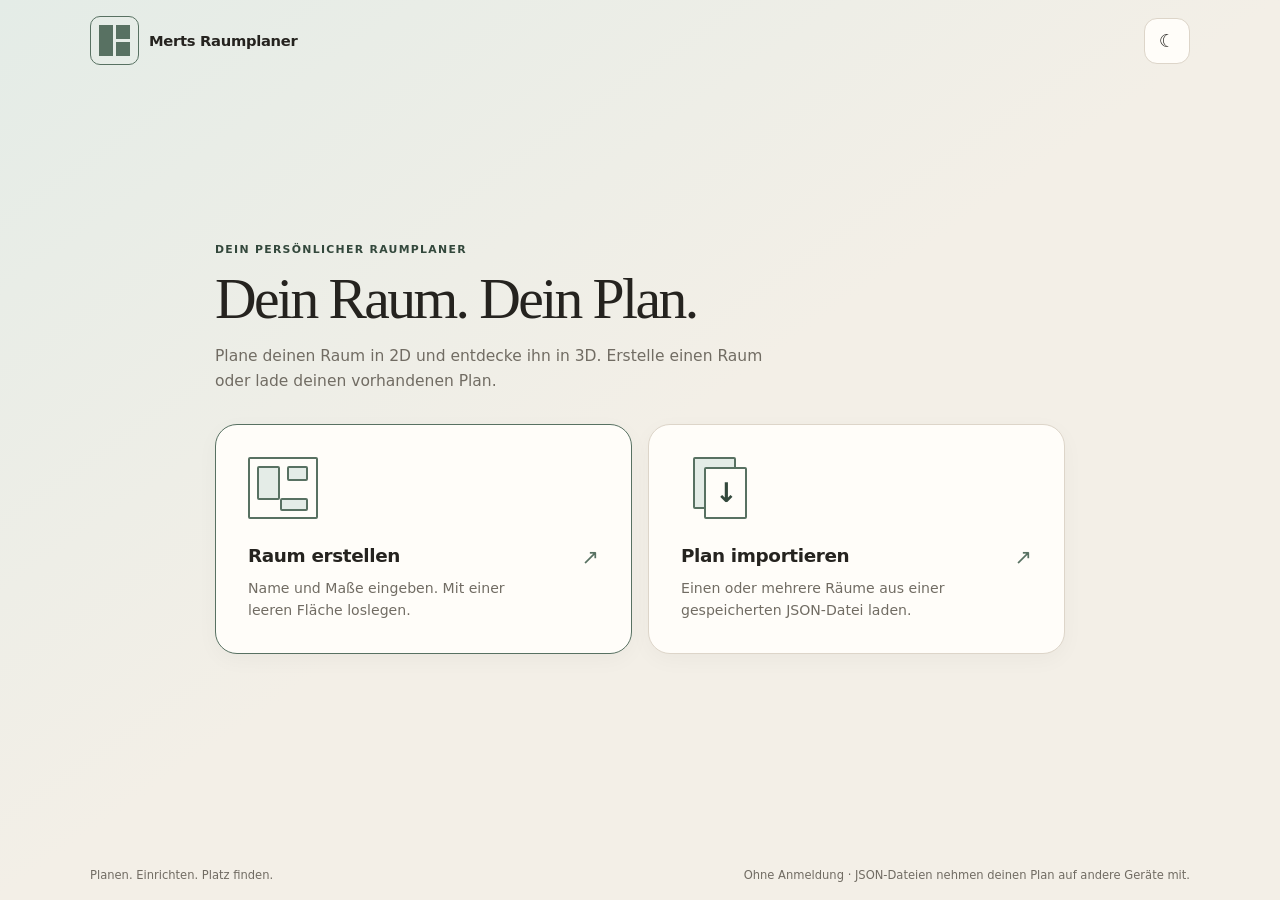
<file: grundriss/index.html>
<!doctype html>
<html lang="de">
<head>
  <meta charset="utf-8">
  <meta name="viewport" content="width=device-width, initial-scale=1, viewport-fit=cover, interactive-widget=resizes-content">
  <meta name="theme-color" id="theme-color" content="#f3efe7">
  <title>Interaktiver Grundriss – Merts Raumplaner</title>
  <style>
    :root {
      color-scheme: light;
      --bg: #f3efe7;
      --surface: #fffdf9;
      --surface-2: #f8f4ed;
      --ink: #25231f;
      --muted: #716c63;
      --line: #ddd5c9;
      --green: #587162;
      --green-dark: #33483c;
      --green-soft: #e4ece7;
      --orange: #b77745;
      --danger: #b34d46;
      --shadow: 0 16px 44px rgba(49, 43, 34, .11);
      --glass: rgba(255, 253, 249, .78);
      --tabs-glass: rgba(248, 244, 237, .86);
      --panel-glass: rgba(255, 253, 249, .82);
      --pill-glass: rgba(255, 253, 249, .90);
      --soft-border: rgba(37, 35, 31, .09);
      --canvas: #fff;
      --room-floor: #fbf8f2;
      --grid-line: #c5bdb2;
      --builder-grid-line: #d3ccc2;
      --wall-color: #302d28;
      --dimension-line-color: #928b81;
      --dimension-text-color: #665f57;
      --corner-fill: #e8e1d8;
      --corner-stripe: #b8aa98;
      --corner-stroke: #857c70;
      --corner-badge: #25231f;
      --corner-badge-text: #fff;
      --handle-fill: #fff;
      --object-stroke: rgba(37, 35, 31, .48);
      --overlay-bg: rgba(31, 29, 25, .46);
      --warning-bg: #f8e7e4;
      --warning-text: #8b3c37;
      --builder-label: #25231f;
      --builder-label-stroke: rgba(255, 255, 255, .82);
      --shadow-color: #2b261f;
      --radius: 18px;
      --tap: 46px;
    }

    html[data-theme="dark"] {
      color-scheme: dark;
      --bg: #111512;
      --surface: #1c211d;
      --surface-2: #252b26;
      --ink: #f1eee7;
      --muted: #aaa79f;
      --line: #3a443c;
      --green: #7da28b;
      --green-dark: #b8dbc4;
      --green-soft: #263a30;
      --orange: #d29360;
      --danger: #ef847c;
      --shadow: 0 18px 52px rgba(0, 0, 0, .32);
      --glass: rgba(26, 31, 27, .88);
      --tabs-glass: rgba(22, 27, 23, .92);
      --panel-glass: rgba(27, 32, 28, .90);
      --pill-glass: rgba(27, 32, 28, .95);
      --soft-border: rgba(241, 238, 231, .10);
      --canvas: #161a17;
      --room-floor: #1a1f1b;
      --grid-line: #3a433c;
      --builder-grid-line: #374039;
      --wall-color: #ddd8cf;
      --dimension-line-color: #8c938b;
      --dimension-text-color: #c7c3bb;
      --corner-fill: #343b35;
      --corner-stripe: #59625a;
      --corner-stroke: #a9a49b;
      --corner-badge: #eee9df;
      --corner-badge-text: #25231f;
      --handle-fill: #1c211d;
      --object-stroke: rgba(241, 238, 231, .42);
      --overlay-bg: rgba(3, 5, 4, .72);
      --warning-bg: #3a2625;
      --warning-text: #ffaaa3;
      --builder-label: #f1eee7;
      --builder-label-stroke: rgba(0, 0, 0, .76);
      --shadow-color: #000;
    }

    * { box-sizing: border-box; }

    html, body {
      width: 100%;
      height: 100%;
      margin: 0;
      overflow: hidden;
      overscroll-behavior: none;
      background: var(--bg);
      color: var(--ink);
      font-family: Inter, ui-sans-serif, system-ui, -apple-system, BlinkMacSystemFont, "Segoe UI", sans-serif;
      -webkit-tap-highlight-color: transparent;
    }

    button, select, input { font: inherit; }
    button { color: inherit; }

    .app {
      height: 100vh;
      height: 100dvh;
      display: grid;
      grid-template-rows: auto auto minmax(0, 1fr);
      background:
        radial-gradient(circle at 6% 0%, rgba(183, 119, 69, .10), transparent 28rem),
        radial-gradient(circle at 100% 20%, rgba(88, 113, 98, .12), transparent 32rem),
        var(--bg);
    }

    .topbar {
      min-height: 66px;
      display: flex;
      align-items: center;
      gap: 14px;
      padding: max(10px, env(safe-area-inset-top)) clamp(12px, 2.5vw, 28px) 10px;
      border-bottom: 1px solid var(--soft-border);
      background: var(--glass);
      backdrop-filter: blur(16px);
      z-index: 5;
    }

    .brand { min-width: 0; }

    .eyebrow {
      margin: 0 0 2px;
      color: var(--green-dark);
      font-size: .68rem;
      font-weight: 800;
      letter-spacing: .12em;
      text-transform: uppercase;
    }

    h1 {
      margin: 0;
      overflow: hidden;
      text-overflow: ellipsis;
      white-space: nowrap;
      font-family: Georgia, "Times New Roman", serif;
      font-size: clamp(1.25rem, 3vw, 1.75rem);
      font-weight: 500;
      letter-spacing: -.02em;
    }

    .top-actions {
      flex: 0 0 auto;
      margin-left: auto;
      display: flex;
      align-items: center;
      gap: 8px;
    }

    .snap-control {
      height: var(--tap);
      display: flex;
      align-items: center;
      gap: 7px;
      padding: 0 10px;
      border: 1px solid var(--line);
      border-radius: 13px;
      background: var(--surface);
      color: var(--muted);
      font-size: .8rem;
      font-weight: 700;
    }

    .snap-control select {
      min-width: 58px;
      border: 0;
      outline: 0;
      background: transparent;
      color: var(--ink);
      font-weight: 800;
    }

    .icon-button,
    .soft-button,
    .action-button,
    .step-button,
    .entity-chip,
    .room-tab {
      border: 0;
      cursor: pointer;
      user-select: none;
      touch-action: manipulation;
    }

    .icon-button {
      width: var(--tap);
      height: var(--tap);
      display: grid;
      place-items: center;
      border: 1px solid var(--line);
      border-radius: 13px;
      background: var(--surface);
      font-size: 1.12rem;
      font-weight: 800;
    }

    button:active { transform: scale(.97); }
    button:disabled { opacity: .45; cursor: not-allowed; transform: none; }
    button:focus-visible, select:focus-visible, input:focus-visible {
      outline: 3px solid rgba(88, 113, 98, .27);
      outline-offset: 2px;
    }

    .room-tabs {
      min-height: 58px;
      display: flex;
      align-items: center;
      gap: 8px;
      padding: 7px clamp(12px, 2.5vw, 28px);
      border-bottom: 1px solid var(--soft-border);
      background: var(--tabs-glass);
      overflow: hidden;
      z-index: 4;
    }

    .room-tabs-list {
      min-width: 0;
      flex: 1 1 auto;
      align-self: stretch;
      display: flex;
      gap: 8px;
      overflow-x: auto;
      overscroll-behavior-x: contain;
      scrollbar-width: none;
    }

    .room-tabs-list::-webkit-scrollbar { display: none; }

    .room-tab-item {
      min-width: min(164px, 100%);
      max-width: min(300px, 100%);
      flex: 0 0 auto;
      display: flex;
      align-items: center;
      border: 1px solid transparent;
      border-radius: 13px;
    }

    .room-tab-item.active { border-color: var(--line); background: var(--surface); }

    .room-tab {
      min-width: 0;
      flex: 1 1 auto;
      display: flex;
      align-items: center;
      justify-content: center;
      gap: 8px;
      padding: 7px 9px;
      border-radius: 13px;
      background: transparent;
      color: var(--muted);
      font-size: .86rem;
      font-weight: 750;
      transition: color 160ms ease, background 160ms ease, box-shadow 160ms ease;
    }

    .room-tab span, .room-tab small { min-width: 0; max-width: 100%; overflow: hidden; text-overflow: ellipsis; white-space: nowrap; }
    .room-tab small { opacity: .76; font-size: .72rem; }

    .room-tab.active {
      color: var(--green-dark);
    }

    .room-close-button {
      width: 40px;
      min-height: 40px;
      flex: 0 0 auto;
      border: 0;
      border-radius: 10px;
      background: transparent;
      color: var(--muted);
      font-size: 1.25rem;
      cursor: pointer;
      touch-action: manipulation;
    }

    .room-close-button:hover, .room-close-button:focus-visible { color: var(--danger); background: var(--warning-bg); }
    .room-toolbar-actions { flex: 0 0 auto; display: flex; align-items: center; gap: 6px; }
    .room-add-button, .entity-add-button {
      flex: 0 0 auto;
      border-color: var(--green);
      background: var(--green-soft);
      color: var(--green-dark);
    }

    .room-history-actions {
      flex: 0 0 auto;
      display: flex;
      gap: 4px;
      padding: 2px;
      border: 1px solid var(--line);
      border-radius: 13px;
      background: var(--surface);
    }

    .room-history-button {
      width: 40px;
      min-height: 38px;
      display: grid;
      place-items: center;
      border: 0;
      border-radius: 10px;
      background: transparent;
      color: var(--green-dark);
      font-size: 1.22rem;
      font-weight: 900;
      line-height: 1;
      cursor: pointer;
      touch-action: manipulation;
    }

    .room-history-button:not(:disabled):hover { background: var(--green-soft); }

    .workspace {
      width: 100%;
      max-width: 1920px;
      margin-inline: auto;
      min-height: 0;
      display: grid;
      grid-template-columns: minmax(0, 1fr) clamp(304px, 28vw, 360px);
      gap: 12px;
      padding: 12px clamp(12px, 2.5vw, 28px) max(12px, env(safe-area-inset-bottom));
    }

    .stage,
    .inspector {
      min-width: 0;
      min-height: 0;
      border: 1px solid var(--soft-border);
      border-radius: var(--radius);
      background: var(--panel-glass);
      box-shadow: var(--shadow);
    }

    .stage {
      --hud-reserve: 38px;
      position: relative;
      overflow: hidden;
      touch-action: none;
      contain: layout paint;
    }

    #plan {
      width: 100%;
      height: calc(100% - var(--hud-reserve));
      margin-top: var(--hud-reserve);
      display: block;
      touch-action: none;
      user-select: none;
      -webkit-user-select: none;
      -webkit-touch-callout: none;
    }

    #plan.room-enter { animation: room-in 180ms ease-out; }

    @keyframes room-in {
      from { opacity: .45; transform: scale(.985); }
      to { opacity: 1; transform: scale(1); }
    }

    .stage-hud {
      position: absolute;
      top: 4px;
      left: 10px;
      right: 10px;
      z-index: 2;
      display: flex;
      justify-content: space-between;
      gap: 8px;
      pointer-events: none;
    }

    .hud-pill {
      min-width: 0;
      max-width: 72%;
      overflow: hidden;
      text-overflow: ellipsis;
      white-space: nowrap;
      padding: 7px 10px;
      border: 1px solid var(--soft-border);
      border-radius: 999px;
      background: var(--pill-glass);
      color: var(--muted);
      box-shadow: 0 4px 14px rgba(44, 38, 30, .08);
      font-size: .72rem;
      font-weight: 750;
      backdrop-filter: blur(10px);
    }

    .hud-pill strong { color: var(--green-dark); }

    #stage-status { flex: 1 1 auto; }
    #snap-status { flex: 0 1 auto; max-width: 48%; }

    .inspector {
      overflow: hidden;
      display: flex;
      flex-direction: column;
    }

    .entity-toolbar {
      flex: 0 0 auto;
      min-width: 0;
      display: flex;
      align-items: center;
      padding-right: 9px;
      border-bottom: 1px solid var(--soft-border);
    }

    .entity-strip {
      min-width: 0;
      flex: 1 1 auto;
      display: flex;
      gap: 7px;
      overflow-x: auto;
      padding: 11px 11px 9px;
      scrollbar-width: none;
      overscroll-behavior-x: contain;
      touch-action: pan-x;
      -webkit-touch-callout: none;
    }

    .entity-strip::-webkit-scrollbar { display: none; }
    .entity-placeholder { align-self: center; min-height: 38px; display: flex; align-items: center; white-space: nowrap; color: var(--muted); font-size: .75rem; }

    .entity-chip {
      min-height: 38px;
      flex: 0 0 auto;
      padding: 0 11px;
      border: 1px solid var(--line);
      border-radius: 999px;
      background: var(--surface);
      color: var(--muted);
      font-size: .74rem;
      font-weight: 750;
    }

    .entity-chip.active {
      border-color: var(--green);
      background: var(--green-soft);
      color: var(--green-dark);
    }

    .inspector-body {
      min-height: 0;
      flex: 1 1 auto;
      overflow-y: auto;
      overscroll-behavior: contain;
      padding: 13px;
      scrollbar-width: thin;
      scrollbar-color: var(--line) transparent;
    }

    .selection-head {
      display: flex;
      align-items: start;
      gap: 10px;
      margin-bottom: 12px;
    }

    .selection-head > div { min-width: 0; }

    .selection-head h2 {
      margin: 0 0 2px;
      overflow: hidden;
      text-overflow: ellipsis;
      white-space: nowrap;
      font-family: Georgia, "Times New Roman", serif;
      font-size: 1.18rem;
      font-weight: 500;
    }

    .selection-head p {
      margin: 0;
      color: var(--muted);
      font-size: .74rem;
    }

    .type-badge {
      margin-left: auto;
      flex: 0 0 auto;
      border-radius: 999px;
      background: var(--green-soft);
      color: var(--green-dark);
      padding: 5px 8px;
      font-size: .66rem;
      font-weight: 800;
      text-transform: uppercase;
      letter-spacing: .05em;
    }

    .control-section {
      margin-top: 11px;
    }

    .control-title {
      margin: 0 0 7px;
      color: var(--muted);
      font-size: .68rem;
      font-weight: 800;
      letter-spacing: .07em;
      text-transform: uppercase;
    }

    .control-note {
      margin: 7px 0 0;
      color: var(--muted);
      font-size: .72rem;
      line-height: 1.45;
    }

    .action-grid {
      display: grid;
      grid-template-columns: repeat(2, minmax(0, 1fr));
      gap: 8px;
    }

    .action-button,
    .soft-button {
      min-height: var(--tap);
      border-radius: 12px;
      background: var(--surface-2);
      font-size: .79rem;
      font-weight: 800;
    }

    .action-button {
      border: 1px solid var(--line);
    }

    .action-button.primary {
      border-color: var(--green);
      background: var(--green-soft);
      color: var(--green-dark);
    }
    .action-button.danger { color: var(--danger); }

    .dimension-grid {
      display: grid;
      grid-template-columns: repeat(2, minmax(0, 1fr));
      gap: 8px;
    }

    .stepper {
      padding: 8px;
      border: 1px solid var(--line);
      border-radius: 13px;
      background: var(--surface-2);
    }

    .stepper-label {
      display: block;
      margin-bottom: 6px;
      color: var(--muted);
      font-size: .67rem;
      font-weight: 750;
    }

    .stepper-row {
      display: grid;
      grid-template-columns: 38px minmax(0, 1fr) 38px;
      align-items: center;
      gap: 4px;
    }

    .step-button {
      width: 38px;
      height: 38px;
      border-radius: 10px;
      background: var(--surface);
      box-shadow: inset 0 0 0 1px var(--line);
      font-size: 1.15rem;
      font-weight: 700;
    }

    .step-input-wrap {
      min-width: 0;
      height: 38px;
      display: flex;
      align-items: center;
      border: 1px solid var(--line);
      border-radius: 10px;
      background: var(--surface);
      transition: border-color 150ms ease, box-shadow 150ms ease;
    }

    .step-input-wrap:focus-within {
      border-color: var(--green);
      box-shadow: 0 0 0 3px rgba(88, 113, 98, .18);
    }

    .step-value {
      width: 100%;
      min-width: 0;
      height: 100%;
      padding: 0 2px 0 6px;
      border: 0;
      outline: 0;
      background: transparent;
      color: var(--ink);
      text-align: right;
      font-variant-numeric: tabular-nums;
      font-size: .79rem;
      font-weight: 850;
      appearance: textfield;
    }

    .step-value:focus-visible { outline: 0; }
    .step-value::-webkit-inner-spin-button,
    .step-value::-webkit-outer-spin-button { margin: 0; appearance: none; }

    .step-unit {
      flex: 0 0 auto;
      padding-right: 6px;
      color: var(--muted);
      font-size: .67rem;
      font-weight: 800;
      pointer-events: none;
    }

    .readout {
      display: flex;
      justify-content: space-between;
      gap: 8px;
      margin-top: 9px;
      padding: 8px 10px;
      border-radius: 11px;
      background: rgba(88, 113, 98, .07);
      color: var(--muted);
      font-size: .7rem;
    }

    .readout strong { color: var(--ink); font-variant-numeric: tabular-nums; }

    .warning {
      margin: 9px 0 0;
      padding: 8px 10px;
      border-radius: 10px;
      background: var(--warning-bg);
      color: var(--warning-text);
      font-size: .72rem;
      font-weight: 700;
    }

    .empty-state {
      height: 100%;
      min-height: 125px;
      display: grid;
      place-items: center;
      text-align: center;
      color: var(--muted);
      padding: 10px 22px;
    }

    .empty-state strong {
      display: block;
      margin-bottom: 5px;
      color: var(--ink);
      font-family: Georgia, "Times New Roman", serif;
      font-size: 1.08rem;
      font-weight: 500;
    }

    .empty-state span { font-size: .78rem; line-height: 1.45; }

    .bottom-actions {
      display: flex;
      gap: 8px;
      margin-top: 11px;
    }

    .bottom-actions button { flex: 1 1 0; }

    .svg-room-floor { fill: var(--room-floor); }
    .svg-grid { opacity: .62; }
    .svg-wall { fill: none; stroke: var(--wall-color); stroke-width: 5; vector-effect: non-scaling-stroke; }
    .dimension-line { fill: var(--dimension-line-color); stroke: none; }
    .dimension-text { fill: var(--dimension-text-color); font-size: 13px; font-weight: 750; }
    .entity { cursor: grab; }
    .entity:active { cursor: grabbing; }
    .entity-hit { fill: transparent; pointer-events: all; }
    .corner-body { fill: url(#corner-hatch); stroke: var(--corner-stroke); stroke-width: 1.3; vector-effect: non-scaling-stroke; }
    .corner-index { fill: var(--corner-badge); }
    .corner-index-text { fill: var(--corner-badge-text); font-size: 10px; font-weight: 850; pointer-events: none; }
    .object-label {
      fill: #fff;
      font-size: 13px;
      font-weight: 850;
      text-anchor: middle;
      dominant-baseline: middle;
      pointer-events: none;
      paint-order: stroke;
      stroke: rgba(0, 0, 0, .14);
      stroke-width: 2;
    }
    .object-label.dark { fill: #332f2a; stroke: rgba(255, 255, 255, .38); }
    .object-sub { fill: rgba(255,255,255,.90); font-size: 9px; font-weight: 750; text-anchor: middle; pointer-events: none; }
    .selection-box { fill: none; stroke: #3f7456; stroke-width: 2; stroke-dasharray: 7 5; vector-effect: non-scaling-stroke; pointer-events: none; }
    .selection-halo { fill: rgba(88,113,98,.08); pointer-events: none; }
    .resize-line { stroke: #3f7456; stroke-width: 2; vector-effect: non-scaling-stroke; pointer-events: none; }
    .resize-handle-visible { fill: var(--handle-fill); stroke: #3f7456; stroke-width: 2; vector-effect: non-scaling-stroke; pointer-events: none; }
    .resize-handle-hit { fill: transparent; pointer-events: all; cursor: nwse-resize; }
    .snap-guide { fill: #b77745; opacity: .9; pointer-events: none; }
    .measurement-graphic { pointer-events: none; }
    .measurement-line,
    .measurement-end { fill: var(--orange); }
    .measurement-label-bg { fill: var(--pill-glass); stroke: var(--orange); stroke-width: 1.3; vector-effect: non-scaling-stroke; }
    .measurement-label-text {
      fill: var(--ink);
      font-size: 11px;
      font-weight: 900;
      text-anchor: middle;
      dominant-baseline: middle;
      paint-order: stroke;
      stroke: var(--pill-glass);
      stroke-width: 2;
    }
    .collision .object-outline { stroke: var(--danger) !important; stroke-width: 3 !important; }

    @media screen and (max-width: 767px) {
      :root { --tap: 44px; }
      .topbar { min-height: 58px; padding: max(7px, env(safe-area-inset-top)) 10px 7px; gap: 8px; }
      .top-actions { gap: 5px; }
      .eyebrow { display: none; }
      h1 { font-size: 1.18rem; }
      .snap-control { padding: 0 7px; }
      .snap-control > span { display: none; }
      .icon-button { width: 44px; }
      .room-tabs { min-height: 52px; padding: 5px 8px; }
      .room-tabs-list { gap: 6px; }
      .room-tab { flex-direction: column; gap: 0; line-height: 1.1; }
      .room-tab small { margin-top: 2px; }
      .room-history-actions { gap: 2px; padding: 1px; }
      .room-history-button { width: 40px; min-height: 40px; }
      .workspace {
        grid-template-columns: 1fr;
        grid-template-rows: minmax(0, 1fr) minmax(0, clamp(148px, 34dvh, 290px));
        gap: 8px;
        padding: 8px 8px max(8px, env(safe-area-inset-bottom));
      }
      .stage, .inspector { border-radius: 16px; }
      .stage { --hud-reserve: 34px; }
      .stage-hud { top: 3px; left: 7px; right: 7px; }
      .hud-pill { font-size: .66rem; padding: 6px 8px; }
      .entity-strip { padding: 8px 8px 7px; }
      .entity-chip { min-height: 36px; }
      .inspector-body { padding: 10px; }
      .selection-head { margin-bottom: 8px; }
      .control-section { margin-top: 8px; }
      .stepper { padding: 6px; }
      .bottom-actions { margin-top: 8px; }
    }

    @media screen and (max-width: 460px) {
      .snap-control { height: 42px; }
      .icon-button { width: 42px; height: 42px; }
      h1 { max-width: 118px; }
    }

    @media screen and (min-width: 640px) and (orientation: landscape) and (max-height: 620px) {
      .topbar { min-height: 50px; padding-top: max(5px, env(safe-area-inset-top)); padding-bottom: 5px; }
      .room-tabs { min-height: 44px; }
      .room-tab { flex-direction: row; gap: 6px; }
      .workspace {
        grid-template-columns: minmax(0, 1fr) clamp(280px, 34vw, 340px);
        grid-template-rows: minmax(0, 1fr);
      }
    }

    /* Schmale Seitenleisten behalten gut lesbare, direkt eintippbare Maße. */
    @media screen and (min-width: 768px),
           screen and (min-width: 640px) and (orientation: landscape) and (max-height: 620px),
           screen and (max-width: 420px) {
      .inspector .dimension-grid { grid-template-columns: 1fr; }
      .inspector .stepper {
        display: grid;
        grid-template-columns: 52px minmax(0, 1fr);
        align-items: center;
        gap: 7px;
        padding: 6px 8px;
      }
      .inspector .stepper-label { margin: 0; }
    }

    @media screen and (min-width: 768px) and (max-width: 1023px) {
      .topbar { padding-inline: 14px; }
      .room-tabs { padding-inline: 12px; }
      .workspace { padding-inline: 12px; gap: 10px; }
      .room-tab { flex-direction: column; gap: 2px; }
    }

    .print-report { display: none; }

    @page { size: A4 portrait; margin: 12mm; }

    @media print {
      html {
        --room-floor: #fff;
        --grid-line: #d8d3ca;
        --wall-color: #302d28;
        --dimension-line-color: #928b81;
        --dimension-text-color: #665f57;
        --corner-fill: #e8e1d8;
        --corner-stripe: #b8aa98;
        --corner-stroke: #857c70;
        --object-stroke: rgba(37, 35, 31, .48);
      }
      html, body {
        height: auto;
        overflow: visible;
        background: #fff;
        color: #25231f;
        -webkit-print-color-adjust: exact;
        print-color-adjust: exact;
      }
      body > .app, body > .start-screen, body > .overlay { display: none !important; }
      .print-report { display: block !important; font-family: Inter, ui-sans-serif, system-ui, sans-serif; }
      .print-cover,
      .print-plan-page,
      .print-detail-page {
        min-height: 263mm;
        break-after: page;
        page-break-after: always;
      }
      .print-report > :last-child { break-after: auto; page-break-after: auto; }
      .print-kicker {
        margin: 0 0 3mm;
        color: #587162;
        font-size: 9pt;
        font-weight: 850;
        letter-spacing: .12em;
        text-transform: uppercase;
      }
      .print-title {
        margin: 0;
        color: #25231f;
        font-size: 25pt;
        line-height: 1.08;
      }
      .print-subtitle {
        margin: 4mm 0 0;
        color: #716c63;
        font-size: 10pt;
        line-height: 1.5;
      }
      .print-summary-grid {
        display: grid;
        grid-template-columns: repeat(4, minmax(0, 1fr));
        gap: 3mm;
        margin: 10mm 0 8mm;
      }
      .print-summary-card {
        padding: 4mm;
        border: .3mm solid #ddd5c9;
        border-radius: 3mm;
        background: #f8f4ed;
      }
      .print-summary-card span { display: block; color: #716c63; font-size: 7.5pt; }
      .print-summary-card strong { display: block; margin-top: 1mm; color: #33483c; font-size: 15pt; }
      .print-section-title { margin: 0 0 3mm; color: #33483c; font-size: 14pt; }
      .print-report table { width: 100%; border-collapse: collapse; table-layout: fixed; font-size: 8.2pt; }
      .print-report thead { display: table-header-group; }
      .print-report tr { break-inside: avoid; page-break-inside: avoid; }
      .print-report th,
      .print-report td {
        padding: 2.2mm 2.4mm;
        border: .25mm solid #d8d1c6;
        vertical-align: top;
        text-align: left;
        overflow-wrap: anywhere;
      }
      .print-report th { background: #e4ece7; color: #33483c; font-weight: 850; }
      .print-report tbody tr:nth-child(even) td { background: #faf8f4; }
      .print-category-note {
        margin-top: 8mm;
        padding: 4mm 5mm;
        border-left: 1.2mm solid #587162;
        border-radius: 0 2.5mm 2.5mm 0;
        background: #f2f6f3;
        color: #4d4942;
        font-size: 9pt;
        line-height: 1.5;
      }
      .print-page-head {
        display: flex;
        justify-content: space-between;
        align-items: flex-start;
        gap: 8mm;
        padding-bottom: 4mm;
        border-bottom: .35mm solid #d8d1c6;
      }
      .print-page-head h2 { margin: 0; color: #25231f; font-size: 19pt; }
      .print-page-head p { margin: 1.5mm 0 0; color: #716c63; font-size: 8.5pt; }
      .print-room-badge {
        flex: 0 0 auto;
        padding: 2.5mm 3.5mm;
        border-radius: 2.5mm;
        background: #e4ece7;
        color: #33483c;
        font-size: 8pt;
        font-weight: 850;
      }
      .print-plan-frame {
        height: 214mm;
        margin-top: 5mm;
        display: grid;
        place-items: center;
        border: .3mm solid #ddd5c9;
        border-radius: 3mm;
        background: #fff;
        overflow: hidden;
      }
      .print-plan-svg { width: 100%; height: 100%; }
      .print-plan-svg .print-floor { fill: #fff; }
      .print-plan-svg .print-grid { opacity: .72; }
      .print-plan-svg .print-wall { fill: none; stroke: #302d28; stroke-width: 5; vector-effect: non-scaling-stroke; }
      .print-plan-svg .print-dimension { fill: #928b81; }
      .print-plan-svg .print-dimension-text { fill: #665f57; font-size: 12px; font-weight: 850; }
      .print-plan-svg .object-part { stroke: rgba(37, 35, 31, .52); stroke-width: 1.5; vector-effect: non-scaling-stroke; }
      .print-plan-svg .print-object-label {
        fill: #25231f;
        font-size: 10px;
        font-weight: 850;
        text-anchor: middle;
        dominant-baseline: middle;
        paint-order: stroke;
        stroke: rgba(255,255,255,.92);
        stroke-width: 3;
      }
      .print-plan-svg .print-corner { stroke: #857c70; stroke-width: 1.5; vector-effect: non-scaling-stroke; }
      .print-plan-svg .print-wall-label-bg { fill: #25231f; }
      .print-plan-svg .print-wall-label { fill: #fff; font-size: 9px; font-weight: 900; text-anchor: middle; }
      .print-legend {
        display: flex;
        justify-content: space-between;
        gap: 5mm;
        margin-top: 3mm;
        color: #716c63;
        font-size: 7.5pt;
      }
      .print-detail-page .print-page-head { margin-bottom: 6mm; }
      .print-table-block + .print-table-block { margin-top: 8mm; }
      .print-table-title-row { display: flex; justify-content: space-between; align-items: baseline; gap: 5mm; margin-bottom: 2.5mm; }
      .print-table-title-row h3 { margin: 0; color: #33483c; font-size: 13pt; }
      .print-table-title-row span { color: #716c63; font-size: 8pt; }
      .print-empty { padding: 5mm !important; color: #716c63; font-style: italic; text-align: center !important; }
    }

    [hidden] { display: none !important; }

    .overlay {
      position: fixed;
      inset: 0;
      z-index: 40;
      display: grid;
      place-items: center;
      padding: 14px;
      background: var(--overlay-bg);
      backdrop-filter: blur(10px);
      overscroll-behavior: none;
    }

    .sheet,
    .builder-shell {
      width: min(920px, 100%);
      max-height: min(820px, calc(100dvh - 28px));
      overflow: hidden;
      border: 1px solid var(--soft-border);
      border-radius: 22px;
      background: var(--surface);
      box-shadow: 0 30px 90px rgba(27, 24, 20, .26);
    }

    .sheet {
      display: grid;
      grid-template-rows: auto minmax(0, 1fr);
    }

    .action-sheet { width: min(420px, 100%); }

    .sheet-head,
    .builder-head {
      min-height: 62px;
      display: flex;
      align-items: center;
      gap: 10px;
      padding: 10px 12px 10px 16px;
      border-bottom: 1px solid var(--line);
      background: var(--surface);
    }

    .sheet-head h2,
    .builder-head h2 {
      margin: 0;
      font-family: Georgia, "Times New Roman", serif;
      font-size: 1.24rem;
      font-weight: 500;
    }

    .sheet-head p {
      margin: 2px 0 0;
      color: var(--muted);
      font-size: .72rem;
    }

    .sheet-head .icon-button,
    .builder-head .icon-button { margin-left: auto; }

    .library-content {
      overflow-y: auto;
      padding: 16px;
      overscroll-behavior: contain;
    }

    .action-content {
      min-height: 0;
      overflow-y: auto;
      padding: 14px;
      overscroll-behavior: contain;
    }

    .action-choices { display: grid; gap: 8px; }
    .choice-button {
      width: 100%;
      min-height: 72px;
      display: flex;
      align-items: center;
      gap: 13px;
      padding: 14px;
      border: 1px solid var(--line);
      border-radius: 13px;
      background: var(--surface);
      text-align: left;
      cursor: pointer;
      touch-action: manipulation;
    }
    .choice-button:hover, .choice-button:focus-visible { background: var(--green-soft); border-color: var(--green); }
    .choice-symbol { width: 30px; flex: 0 0 auto; color: var(--green-dark); text-align: center; font-size: 1.4rem; }
    .choice-copy { min-width: 0; }
    .choice-copy strong { display: block; font-size: .86rem; font-weight: 750; }
    .choice-copy small { display: block; margin-top: 4px; color: var(--muted); font-size: .73rem; line-height: 1.45; }
    .room-create-form {
      display: grid;
      grid-template-columns: repeat(2, minmax(0, 1fr));
      gap: 12px;
    }
    .room-create-form .project-field:first-child, .room-create-form .action-button, .room-create-note { grid-column: 1 / -1; }
    .room-create-form .project-field { padding: 12px; }
    .room-create-form .project-field input { min-height: 28px; font-size: 16px; }
    .room-create-form .project-field:focus-within { outline: 2px solid var(--green); outline-offset: 2px; }
    .room-create-form .action-button { min-height: 46px; }
    .room-create-note { margin: 0; color: var(--muted); font-size: .73rem; }
    .sheet-head .action-back { margin-left: 0; }

    .project-field {
      min-width: 0;
      padding: 8px 9px;
      border: 1px solid var(--line);
      border-radius: 11px;
      background: var(--surface);
    }

    .project-field span {
      display: block;
      margin-bottom: 3px;
      color: var(--muted);
      font-size: .64rem;
      font-weight: 750;
    }

    .project-field div { display: flex; align-items: center; gap: 4px; }

    .project-field input {
      width: 100%;
      min-width: 0;
      border: 0;
      outline: 0;
      background: transparent;
      color: var(--ink);
      font-size: .86rem;
      font-weight: 800;
    }

    .project-field b { color: var(--muted); font-size: .66rem; }
    .action-status { margin: 12px 0 0; color: var(--green-dark); font-size: .76rem; line-height: 1.5; overflow-wrap: anywhere; }
    .action-status:empty { margin: 0; }
    .action-status[data-state="error"] { color: var(--danger); }

    .visually-hidden {
      position: absolute !important;
      width: 1px !important;
      height: 1px !important;
      padding: 0 !important;
      margin: -1px !important;
      overflow: hidden !important;
      clip: rect(0, 0, 0, 0) !important;
      white-space: nowrap !important;
      border: 0 !important;
    }

    .library-section + .library-section { margin-top: 20px; }

    .library-title {
      display: flex;
      align-items: end;
      justify-content: space-between;
      gap: 10px;
      margin-bottom: 9px;
    }

    .library-title h3 {
      margin: 0;
      font-size: .76rem;
      letter-spacing: .08em;
      text-transform: uppercase;
    }

    .library-title span { color: var(--muted); font-size: .7rem; }

    .template-grid {
      display: grid;
      grid-template-columns: repeat(3, minmax(0, 1fr));
      gap: 9px;
    }

    .template-card {
      min-width: 0;
      padding: 11px;
      border: 1px solid var(--line);
      border-radius: 14px;
      background: var(--surface-2);
    }

    .template-preview {
      height: 68px;
      position: relative;
      margin-bottom: 9px;
      overflow: hidden;
      border-radius: 9px;
      background:
        linear-gradient(90deg, var(--soft-border) 1px, transparent 1px),
        linear-gradient(var(--soft-border) 1px, transparent 1px),
        var(--canvas);
      background-size: 12px 12px;
    }

    .template-preview-piece {
      position: absolute;
      border: 1px solid var(--object-stroke);
    }

    .template-name {
      overflow: hidden;
      text-overflow: ellipsis;
      white-space: nowrap;
      font-size: .8rem;
      font-weight: 850;
    }

    .template-size {
      margin: 2px 0 8px;
      color: var(--muted);
      font-size: .68rem;
    }

    .template-actions {
      display: flex;
      flex-wrap: wrap;
      gap: 6px;
    }

    .mini-button {
      min-height: 36px;
      flex: 1 1 auto;
      border: 1px solid var(--line);
      border-radius: 10px;
      background: var(--canvas);
      color: var(--ink);
      font-size: .7rem;
      font-weight: 800;
      cursor: pointer;
    }

    .mini-button.primary { border-color: var(--green); background: var(--green-soft); color: var(--green-dark); }
    .mini-button.danger { color: var(--danger); }

    .builder-shell {
      width: min(1120px, 100%);
      height: min(860px, calc(100dvh - 28px));
      max-height: calc(100dvh - 28px);
      display: grid;
      grid-template-rows: auto minmax(0, 1fr) auto;
    }

    .builder-head label {
      min-width: 0;
      flex: 1 1 auto;
    }

    .builder-head span {
      display: block;
      margin-bottom: 3px;
      color: var(--muted);
      font-size: .66rem;
      font-weight: 800;
      text-transform: uppercase;
      letter-spacing: .06em;
    }

    .builder-name {
      width: 100%;
      border: 0;
      outline: 0;
      background: transparent;
      color: var(--ink);
      font-family: Georgia, "Times New Roman", serif;
      font-size: 1.22rem;
    }

    .builder-main {
      min-height: 0;
      display: grid;
      grid-template-columns: minmax(0, 1fr) clamp(300px, 28vw, 340px);
      gap: 10px;
      padding: 10px;
      background: var(--surface-2);
    }

    .builder-stage {
      min-width: 0;
      min-height: 0;
      overflow: hidden;
      border: 1px solid var(--line);
      border-radius: 15px;
      background: var(--canvas);
      touch-action: none;
    }

    #builder-canvas {
      width: 100%;
      height: 100%;
      display: block;
      touch-action: none;
      user-select: none;
      -webkit-user-select: none;
      -webkit-touch-callout: none;
    }

    .builder-controls {
      min-width: 0;
      min-height: 0;
      overflow-y: auto;
      padding: 10px;
      border: 1px solid var(--line);
      border-radius: 15px;
      background: var(--surface);
      overscroll-behavior: contain;
      scrollbar-width: thin;
      scrollbar-color: var(--line) transparent;
    }

    .part-strip {
      display: flex;
      gap: 6px;
      overflow-x: auto;
      margin-bottom: 10px;
      scrollbar-width: none;
    }

    .part-strip::-webkit-scrollbar { display: none; }

    .part-chip {
      min-height: 36px;
      flex: 0 0 auto;
      padding: 0 10px;
      border: 1px solid var(--line);
      border-radius: 999px;
      background: var(--surface-2);
      font-size: .7rem;
      font-weight: 800;
      cursor: pointer;
    }

    .part-chip.active { border-color: var(--green); background: var(--green-soft); color: var(--green-dark); }

    .measure-fields {
      display: grid;
      grid-template-columns: repeat(2, minmax(0, 1fr));
      gap: 7px;
    }

    .measure-field {
      min-width: 0;
      padding: 7px 8px;
      border: 1px solid var(--line);
      border-radius: 11px;
      background: var(--surface-2);
    }

    .measure-field span {
      display: block;
      margin-bottom: 3px;
      color: var(--muted);
      font-size: .64rem;
      font-weight: 750;
    }

    .measure-field div {
      display: flex;
      align-items: center;
      gap: 3px;
    }

    .measure-field input,
    .measure-field select {
      width: 100%;
      min-width: 0;
      border: 0;
      outline: 0;
      background: transparent;
      color: var(--ink);
      font-size: .88rem;
      font-weight: 850;
      font-variant-numeric: tabular-nums;
    }

    .measure-field b { color: var(--muted); font-size: .68rem; }

    .color-palette-field {
      grid-column: 1 / -1;
      min-width: 0;
      padding: 7px 8px 8px;
      border: 1px solid var(--line);
      border-radius: 11px;
      background: var(--surface-2);
    }

    .color-palette-label {
      display: block;
      margin-bottom: 6px;
      color: var(--muted);
      font-size: .64rem;
      font-weight: 750;
    }

    .color-palette {
      display: grid;
      grid-template-columns: repeat(7, minmax(0, 1fr));
      gap: 6px;
    }

    .color-swatch {
      width: 100%;
      min-width: 0;
      min-height: 38px;
      position: relative;
      border: 2px solid var(--line);
      border-radius: 9px;
      background: var(--swatch);
      box-shadow: inset 0 0 0 1px rgba(0, 0, 0, .09);
    }

    .color-swatch.selected {
      border-color: var(--green-dark);
      box-shadow: 0 0 0 3px rgba(88, 113, 98, .22), inset 0 0 0 2px var(--surface);
    }

    .builder-tools {
      display: grid;
      grid-template-columns: repeat(3, minmax(0, 1fr));
      gap: 6px;
      margin-top: 9px;
    }

    .builder-help {
      margin: 10px 0 0;
      color: var(--muted);
      font-size: .7rem;
      line-height: 1.45;
    }

    .builder-footer {
      display: flex;
      justify-content: flex-end;
      gap: 8px;
      padding: 10px 12px max(10px, env(safe-area-inset-bottom));
      border-top: 1px solid var(--line);
      background: var(--surface);
    }

    .builder-footer .action-button { padding: 0 14px; }

    .builder-part { cursor: grab; }
    .builder-part:active { cursor: grabbing; }
    .builder-part.selected { filter: drop-shadow(0 0 4px rgba(63, 116, 86, .8)); }
    .builder-part-rect { stroke: var(--object-stroke); stroke-width: 1.5; vector-effect: non-scaling-stroke; }
    .builder-selection { fill: none; stroke: #3f7456; stroke-width: 2; stroke-dasharray: 6 4; vector-effect: non-scaling-stroke; pointer-events: none; }
    .builder-label { fill: var(--builder-label); font-size: 13px; font-weight: 850; text-anchor: middle; dominant-baseline: middle; pointer-events: none; paint-order: stroke; stroke: var(--builder-label-stroke); stroke-width: 4; }

    @media screen and (max-width: 767px) {
      .overlay { padding: 0; place-items: stretch; }
      .sheet, .builder-shell { width: 100%; height: 100dvh; max-height: none; border: 0; border-radius: 0; }
      .template-grid { grid-template-columns: repeat(2, minmax(0, 1fr)); }
      .library-content { padding: 12px; }
      .action-content { padding: 12px; }
      .builder-shell { grid-template-rows: auto minmax(0, 1fr) auto; }
      .builder-main { grid-template-columns: 1fr; grid-template-rows: minmax(0, 1fr) minmax(0, clamp(148px, 34dvh, 290px)); gap: 7px; padding: 7px; }
      .builder-controls { padding: 8px; }
      .color-palette { grid-template-columns: repeat(4, minmax(0, 1fr)); }
      .color-swatch { min-height: 44px; }
      .builder-footer { justify-content: stretch; }
      .builder-footer .action-button { flex: 1 1 0; padding: 0 8px; }
    }

    @media screen and (min-width: 768px) and (max-width: 1023px) {
      .overlay { padding: 12px; }
      .sheet, .builder-shell { max-height: calc(100dvh - 24px); border-radius: 16px; }
      .builder-shell { height: calc(100dvh - 24px); }
    }

    @media screen and (min-width: 640px) and (orientation: landscape) and (max-height: 620px) {
      .overlay { padding: 0; }
      .sheet, .builder-shell { width: 100%; max-height: 100dvh; border-radius: 0; }
      .builder-shell { height: 100dvh; }
      .builder-main { grid-template-columns: minmax(0, 1fr) clamp(280px, 34vw, 340px); grid-template-rows: minmax(0, 1fr); }
      .builder-footer { padding-top: 6px; padding-bottom: max(6px, env(safe-area-inset-bottom)); }
      .sheet-head, .builder-head { min-height: 52px; }
    }

    /* any-pointer gilt auch für Convertibles mit gleichzeitig angeschlossener Maus. */
    @media screen and (any-pointer: coarse) {
      .icon-button { min-width: 44px; min-height: 44px; }
      .entity-chip, .part-chip, .mini-button, .room-history-button,
      .room-tab, .room-close-button { min-height: 44px; }
      .room-close-button { width: 44px; }
      .room-history-button { width: 44px; }
      .stepper-row { grid-template-columns: 44px minmax(0, 1fr) 44px; }
      .step-button { width: 44px; height: 44px; }
      .step-input-wrap { height: 44px; }
      .step-value, .measure-field input, .measure-field select,
      .project-field input { font-size: 16px; }
      .color-palette { grid-template-columns: repeat(4, minmax(0, 1fr)); }
      .color-swatch { min-height: 44px; }
    }

    @media screen and (any-pointer: coarse) and (min-width: 768px) {
      :root { --tap: 48px; }
      .action-grid { gap: 9px; }
      .inspector-body { padding: 14px; }
    }

    @media screen and (any-hover: hover) {
      .action-button:not(:disabled):hover, .mini-button:not(:disabled):hover,
      .icon-button:not(:disabled):hover { border-color: var(--green); }
      .entity-chip:hover, .room-tab:not(.active):hover { background: var(--green-soft); }
    }

    .start-screen {
      height: 100vh;
      height: 100dvh;
      display: flex;
      flex-direction: column;
      overflow-y: auto;
      overscroll-behavior: contain;
      background: linear-gradient(145deg, var(--green-soft), transparent 50%), var(--bg);
      padding: max(16px, env(safe-area-inset-top)) max(20px, env(safe-area-inset-right)) max(16px, env(safe-area-inset-bottom)) max(20px, env(safe-area-inset-left));
    }

    .start-header, .start-footer {
      width: min(100%, 1100px);
      margin-inline: auto;
      display: flex;
      align-items: center;
      gap: 12px;
      flex: 0 0 auto;
    }

    .start-brand { display: flex; align-items: center; gap: 10px; min-width: 0; }
    .start-brand-name { font-size: .92rem; font-weight: 800; letter-spacing: -.02em; }
    .start-mark { display: grid; grid-template-columns: 14px 14px; gap: 3px; padding: 8px; border: 1px solid var(--green); border-radius: 10px; }
    .start-mark span { width: 14px; height: 14px; background: var(--green); }
    .start-mark span:first-child { grid-row: span 2; height: 31px; }
    .start-header-actions { display: flex; align-items: center; gap: 8px; margin-left: auto; }
    .start-history { display: flex; gap: 4px; }

    .start-main { width: min(100%, 850px); margin: auto; padding-block: clamp(28px, 6vh, 68px); }
    .start-intro { margin-bottom: 30px; }
    .start-intro .eyebrow { display: block; margin-bottom: 12px; }
    .start-intro h1 { max-width: none; white-space: normal; overflow: visible; font-size: clamp(2rem, 5.5vw, 3.6rem); line-height: 1.08; letter-spacing: -.045em; }
    .start-intro p:last-child { margin: 14px 0 0; color: var(--muted); line-height: 1.6; font-size: .97rem; max-width: 580px; }
    .start-choices { display: grid; grid-template-columns: repeat(2, minmax(0, 1fr)); gap: 16px; }
    .start-card {
      min-width: 0;
      display: grid;
      grid-template-columns: minmax(0, 1fr) auto;
      gap: 8px 12px;
      padding: clamp(22px, 3vw, 32px);
      border: 1px solid var(--line);
      border-radius: 22px;
      background: var(--surface);
      box-shadow: 0 6px 22px rgba(0, 0, 0, .035);
      text-align: left;
      cursor: pointer;
      touch-action: manipulation;
      transition: border-color .18s, background .18s;
    }
    .start-card.primary { border-color: var(--green); }
    .start-art { display: block; position: relative; width: 74px; height: 62px; margin-bottom: 18px; grid-column: 1 / -1; color: var(--green-dark); }
    .start-art span { position: absolute; display: block; border: 2px solid var(--green); background: var(--green-soft); border-radius: 2px; }
    .start-art.room span:nth-child(1) { inset: 0 4px 0 0; background: transparent; }
    .start-art.room span:nth-child(2) { width: 23px; height: 34px; left: 9px; top: 9px; }
    .start-art.room span:nth-child(3) { width: 21px; height: 15px; left: 39px; top: 9px; }
    .start-art.room span:nth-child(4) { width: 28px; height: 13px; right: 14px; bottom: 8px; }
    .start-art.file span:nth-child(1) { width: 43px; height: 52px; left: 12px; top: 0; }
    .start-art.file span:nth-child(2) { width: 43px; height: 52px; left: 23px; top: 10px; background: var(--surface); }
    .start-art.file b { position: absolute; left: 34px; top: 22px; font-size: 27px; line-height: 1; }
    .start-card-title { font-size: 1.15rem; letter-spacing: -.02em; }
    .start-card-arrow { color: var(--green); font-size: 1.3rem; line-height: 1.2; }
    .start-card-copy { grid-column: 1 / -1; max-width: 300px; color: var(--muted); line-height: 1.55; font-size: .88rem; }
    .start-resume { display: flex; align-items: center; flex-wrap: wrap; gap: 16px; margin-top: 20px; padding: 20px 22px; border: 1px solid var(--line); border-radius: 18px; background: var(--glass); }
    .start-resume-copy { flex: 1 1 220px; min-width: 0; }
    .start-resume-copy strong { display: block; font-size: .91rem; }
    .start-resume-copy p { margin: 6px 0 0; line-height: 1.45; color: var(--muted); font-size: .8rem; overflow-wrap: anywhere; }
    .start-create-panel { max-width: 620px; padding: clamp(20px, 4vw, 32px); border: 1px solid var(--line); border-radius: 22px; background: var(--surface); box-shadow: var(--shadow); }
    .start-form { display: grid; grid-template-columns: repeat(2, minmax(0, 1fr)); gap: 16px; }
    .start-form .project-field:first-child { grid-column: 1 / -1; }
    .start-form .project-field { padding: 12px 14px; }
    .start-form .project-field input { min-height: 32px; font-size: 16px; }
    .start-form .project-field:focus-within { outline: 2px solid var(--green); outline-offset: 2px; }
    .start-form .project-field input::placeholder { color: var(--muted); opacity: .7; font-weight: 400; }
    .start-create-note { grid-column: 1 / -1; margin: 0; font-size: .8rem; color: var(--muted); line-height: 1.6; }
    .start-form-actions { grid-column: 1 / -1; display: flex; gap: 10px; margin-top: 4px; }
    .start-form-actions .action-button { min-height: 48px; }
    .start-form-actions .primary { flex: 1; }
    .start-status { margin: 14px 0 0; min-height: 1.5em; font-size: .84rem; line-height: 1.5; overflow-wrap: anywhere; }
    .start-status[data-state="error"] { color: var(--danger); }
    .start-footer { justify-content: space-between; flex-wrap: wrap; color: var(--muted); font-size: .72rem; line-height: 1.5; }
    .start-footer p { margin: 0; }
    .start-screen button:focus-visible { outline: 3px solid var(--green); outline-offset: 4px; }

    @media screen and (max-width: 579px) {
      .start-main { padding-block: 28px; }
      .start-intro { margin-bottom: 22px; }
      .start-choices { grid-template-columns: minmax(0, 1fr); gap: 12px; }
      .start-card { grid-template-columns: 54px minmax(0, 1fr) auto; gap: 6px 14px; padding: 22px 18px; border-radius: 18px; }
      .start-art { grid-column: 1; grid-row: 1 / 3; margin: 0; transform: scale(.68); transform-origin: top left; width: 74px; }
      .start-card-title { font-size: 1.05rem; }
      .start-card-copy { grid-column: 2 / -1; font-size: .8rem; }
      .start-resume { padding: 18px; }
      .start-resume .action-button { flex: 1 1 100%; min-height: 48px; }
      .start-brand-name { font-size: .84rem; }
      .start-footer { gap: 5px; }
    }

    @media screen and (max-width: 420px) {
      .topbar .brand { display: none; }
      .topbar .top-actions { margin-inline: auto; }
      .start-header { gap: 8px; }
      .start-mark { display: none; }
    }

    @media screen and (any-hover: hover) {
      .start-card:not(:disabled):hover { border-color: var(--green); background: var(--green-soft); }
    }

    @media (prefers-reduced-motion: reduce) {
      #plan.room-enter { animation: none; }
      .room-tab, .step-input-wrap, .start-card { transition: none; }
      button:active { transform: none; }
    }


    /* 2D and 3D share a single, fixed-size workspace. */
    .stage { --hud-reserve: 88px; }
    #plan[hidden], .scene-surface[hidden] { display: none !important; }
    .scene-toolbar { position: absolute; top: 38px; left: 10px; right: 10px; height: 42px; display: flex; align-items: center; gap: 8px; z-index: 3; }
    .scene-mode, .scene-presets { display: flex; padding: 3px; gap: 2px; border: 1px solid var(--line); border-radius: 12px; background: var(--surface); }
    .scene-mode button, .scene-presets button { min-height: 32px; border: 0; border-radius: 8px; background: transparent; color: var(--muted); font-size: 12px; font-weight: 750; padding: 0 13px; cursor: pointer; }
    .scene-mode button[aria-pressed=true], .scene-presets button[aria-pressed=true] { background: var(--green); color: white; }
    .scene-tools { display: flex; align-items: center; gap: 6px; flex: 1; justify-content: space-between; }
    .scene-tools[hidden] { display: none; }
    .scene-presets button { font-size: 11px; padding-inline: 10px; }
    .scene-settings { width: 36px; min-height: 38px; border: 1px solid var(--line); border-radius: 11px; background: var(--surface); cursor: pointer; font-size: 18px; }
    .scene-surface { position: absolute; top: var(--hud-reserve); bottom: 0; left: 0; right: 0; overflow: hidden; background: var(--surface-2); }
    .scene-surface canvas { width: 100%; height: 100%; display: block; position: absolute; inset: 0; touch-action: none; }
    #scene-canvas { cursor: grab; outline-offset: -4px; }
    #scene-canvas:active { cursor: grabbing; }
    #scene-overlay { pointer-events: none; }
    .scene-zoom { position: absolute; bottom: 47px; right: 10px; display: grid; gap: 5px; }
    .scene-zoom button { width: 38px; min-height: 38px; border: 1px solid var(--line); border-radius: 50%; background: var(--pill-glass); color: var(--green-dark); font-size: 19px; cursor: pointer; }
    .scene-hint { position: absolute; bottom: 10px; left: 10px; right: 10px; display: flex; justify-content: space-between; gap: 5px; color: var(--muted); font-size: 10px; pointer-events: none; }
    .scene-hint span { padding: 5px 8px; background: var(--pill-glass); border-radius: 8px; }
    .scene-hint span:last-child { max-width: 48%; text-align: right; }
    .scene-config { position: absolute; z-index: 4; top: 85px; right: 10px; width: min(285px, calc(100% - 20px)); padding: 12px; border: 1px solid var(--line); border-radius: 15px; background: var(--surface); box-shadow: var(--shadow); }
    .scene-config button { display: block; width: 100%; min-height: 39px; margin: 0 0 7px; padding: 8px 10px; text-align: left; background: var(--surface-2); color: var(--ink); border: 1px solid var(--line); border-radius: 9px; font-size: 12px; cursor: pointer; }
    .scene-config button[aria-pressed=true] { background: var(--green-soft); }
    .scene-config label { display: flex; align-items: center; justify-content: space-between; gap: 8px; min-height: 40px; font-size: 12px; }
    .scene-config input { width: 72px; padding: 7px; border: 1px solid var(--line); background: var(--surface-2); color: var(--ink); border-radius: 8px; font-size: 16px; }
    .scene-config p { font-size: 10px; color: var(--muted); line-height: 1.5; margin: 7px 0 0; }
    .scene-error { position: absolute; top: 10%; left: 10%; right: 10%; background: var(--surface); border-radius: 12px; padding: 20px; font-size: 13px; }
    .spatial-type { display: flex; align-items: center; justify-content: space-between; gap: 10px; color: var(--muted); font-size: 12px; margin-bottom: 8px; }
    .spatial-type select { width: 62%; border: 1px solid var(--line); background: var(--surface-2); color: var(--ink); border-radius: 8px; padding: 8px; min-height: 40px; font-size: 13px; }
    .spatial-grid { display: grid; grid-template-columns: 1fr 1fr; gap: 8px; }
    .spatial-grid label { min-width: 0; display: flex; flex-direction: column; gap: 4px; color: var(--muted); font-size: 11px; }
    .spatial-grid label span { display: flex; align-items: center; gap: 7px; background: var(--surface-2); border: 1px solid var(--line); border-radius: 8px; padding: 0 8px; }
    .spatial-grid input { width: 100%; min-width: 0; border: 0; background: transparent; color: var(--ink); font-size: 16px; font-weight: 700; height: 40px; }
    .has-3d #snap-status { display: none; }
    @media(max-width:767px) {
      .stage { --hud-reserve: 86px; }
      .scene-toolbar { left: 7px; right: 7px; top: 37px; gap: 6px; }
      .scene-mode button { padding-inline: 12px; }
      .scene-presets button { padding-inline: 8px; font-size: 10px; }
      .scene-hint { flex-direction: column; align-items: flex-start; bottom: 7px; gap: 3px; font-size: 9px; }
      .scene-hint span:last-child { max-width: 85%; text-align: left; }
      .scene-zoom { right: 7px; bottom: 66px; }
      .scene-zoom button { width: 36px; min-height: 36px; }
      .has-3d #stage-status { max-width: 100%; }
      .has-3d ~ .inspector { min-height: 0; }
    }
    @media(max-width:360px) { .scene-presets button { padding-inline: 6px; } .scene-toolbar { gap: 4px; } .scene-settings { width: 30px; } }
    @media print { .scene-toolbar,.scene-surface,.scene-config { display: none !important; } }
  </style>
</head>
<body>
  <section class="start-screen" id="start-screen" aria-label="Startseite">
    <header class="start-header">
      <div class="start-brand">
        <span class="start-mark" aria-hidden="true"><span></span><span></span><span></span></span>
        <span class="start-brand-name">Merts Raumplaner</span>
      </div>
      <div class="start-header-actions">
        <div class="start-history" id="start-history" aria-label="Änderungsverlauf" hidden>
          <button class="icon-button" id="start-undo" type="button" aria-label="Rückgängig" title="Rückgängig · Strg+Z" disabled>↶</button>
          <button class="icon-button" id="start-redo" type="button" aria-label="Wiederholen" title="Wiederholen · Strg+Y" disabled>↷</button>
        </div>
        <button class="icon-button" id="start-theme-toggle" type="button" aria-label="Darkmode einschalten" title="Darkmode">☾</button>
      </div>
    </header>
    <main class="start-main">
      <div class="start-intro">
        <p class="eyebrow">Dein persönlicher Raumplaner</p>
        <h1 id="start-heading">Dein Raum. Dein Plan.</h1>
        <p id="start-lead">Plane deinen Raum in 2D und entdecke ihn in 3D. Erstelle einen Raum oder lade deinen vorhandenen Plan.</p>
      </div>
      <div id="start-menu">
        <div class="start-choices">
          <button class="start-card primary" id="start-create" type="button">
            <span class="start-art room" aria-hidden="true"><span></span><span></span><span></span><span></span></span>
            <strong class="start-card-title">Raum erstellen</strong><span class="start-card-arrow" aria-hidden="true">↗</span>
            <span class="start-card-copy">Name und Maße eingeben. Mit einer leeren Fläche loslegen.</span>
          </button>
          <button class="start-card" id="start-import" type="button">
            <span class="start-art file" aria-hidden="true"><span></span><span></span><b>↓</b></span>
            <strong class="start-card-title">Plan importieren</strong><span class="start-card-arrow" aria-hidden="true">↗</span>
            <span class="start-card-copy">Einen oder mehrere Räume aus einer gespeicherten JSON-Datei laden.</span>
          </button>
        </div>
        <section class="start-resume" id="start-resume" aria-label="Vorhandener Plan" hidden>
          <div class="start-resume-copy"><strong>Dein letzter Plan ist noch da.</strong><p id="start-resume-details"></p></div>
          <button class="action-button primary" id="start-continue" type="button">Plan fortsetzen →</button>
        </section>
      </div>
      <section class="start-create-panel" id="start-create-panel" aria-label="Neuen Raum anlegen" hidden>
        <form class="start-form" id="start-create-form" novalidate>
          <label class="project-field"><span>Raumname</span><div><input id="start-room-name" type="text" maxlength="40" placeholder="z. B. Wohnzimmer" autocomplete="off" required></div></label>
          <label class="project-field"><span>Breite</span><div><input id="start-room-width" type="number" inputmode="decimal" min="50" max="5000" step="any" placeholder="Breite" required><b>cm</b></div></label>
          <label class="project-field"><span>Tiefe</span><div><input id="start-room-height" type="number" inputmode="decimal" min="50" max="5000" step="any" placeholder="Tiefe" required><b>cm</b></div></label>
          <p class="start-create-note" id="start-create-note">Alle Maße in Zentimetern · Raumhöhe 250 cm.<br>Wand-Ecken und Gegenstände fügst du anschließend selbst hinzu.</p>
          <div class="start-form-actions">
            <button class="action-button" id="start-cancel-create" type="button">Zurück</button>
            <button class="action-button primary" id="start-create-submit" type="submit">Raum erstellen →</button>
          </div>
        </form>
      </section>
      <p class="start-status" id="start-status" role="status" aria-live="polite"></p>
      <noscript><p>Bitte JavaScript aktivieren, um Räume zu erstellen oder zu importieren.</p></noscript>
    </main>
    <footer class="start-footer"><p>Planen. Einrichten. Platz finden.</p><p>Ohne Anmeldung · JSON-Dateien nehmen deinen Plan auf andere Geräte mit.</p></footer>
  </section>

  <div class="app" id="planner-app" hidden>
    <header class="topbar">
      <div class="brand">
        <p class="eyebrow">Interaktiver Raumplaner</p>
        <h1>Merts Grundriss</h1>
      </div>
      <div class="top-actions">
        <button class="icon-button" id="go-start" type="button" aria-label="Zur Startseite" title="Startseite · Plan bleibt erhalten">⌂</button>
        <label class="snap-control" title="Rastergröße">
          <span>Raster</span>
          <select id="snap-size" aria-label="Rastergröße">
            <option value="5">5 cm</option>
            <option value="10" selected>10 cm</option>
            <option value="20">20 cm</option>
          </select>
        </label>
        <button class="icon-button" id="theme-toggle" type="button" aria-label="Darkmode einschalten" title="Darkmode">☾</button>
        <button class="icon-button" id="open-export" type="button" aria-label="Plan als JSON oder PDF exportieren" title="Plan exportieren · JSON / PDF" aria-haspopup="dialog" aria-controls="export-overlay" aria-expanded="false">⇩</button>
        <button class="icon-button" id="reset-room" type="button" aria-label="Aktuellen Raum leeren" title="Raum leeren">↺</button>
      </div>
    </header>

    <nav class="room-tabs" id="room-tabs" aria-label="Raum auswählen">
      <div class="room-tabs-list" id="room-tabs-list"></div>
      <div class="room-toolbar-actions">
        <button class="icon-button room-add-button" id="add-room" type="button" aria-label="Raum erstellen oder Räume importieren" title="Raum hinzufügen" aria-haspopup="dialog" aria-controls="room-add-overlay" aria-expanded="false">＋</button>
        <div class="room-history-actions" aria-label="Änderungsverlauf">
          <button class="room-history-button" id="undo-button" type="button" aria-label="Nichts rückgängig zu machen" title="Rückgängig · Strg+Z" disabled>↶</button>
          <button class="room-history-button" id="redo-button" type="button" aria-label="Nichts zu wiederholen" title="Wiederholen · Strg+Y" disabled>↷</button>
        </div>
      </div>
    </nav>

    <main class="workspace">
      <section class="stage" aria-label="Grundriss-Arbeitsfläche">
        <div class="stage-hud">
          <span class="hud-pill" id="stage-status" aria-live="polite"><strong>Ziehen</strong> · Doppeltipp: bearbeiten</span>
          <span class="hud-pill" id="snap-status">10-cm-Raster · Magnet aktiv</span>
        </div>

        <div class="scene-toolbar" aria-label="Ansicht umschalten">
          <div class="scene-mode"><button id="mode-2d" type="button" aria-pressed="true">2D</button><button id="mode-3d" type="button" aria-pressed="false">3D</button></div>
          <div class="scene-tools" id="scene-tools" hidden><div class="scene-presets" aria-label="3D-Blickwinkel"><button type="button" data-camera="iso" aria-pressed="true">Raum</button><button type="button" data-camera="top" aria-pressed="false">Oben</button><button type="button" data-camera="front" aria-pressed="false">Vorne</button></div><button type="button" class="scene-settings" id="scene-settings" aria-label="3D-Einstellungen" aria-expanded="false">⚙</button></div>
        </div>
        <div class="scene-surface" id="scene-surface" hidden>
          <canvas id="scene-canvas" tabindex="0" role="application" aria-label="Drehbare 3D-Raumansicht. Ziehen dreht. Zwei Finger zoomen und verschieben. Antippen wählt ein Möbelstück. Pfeiltasten drehen die Kamera."></canvas><canvas id="scene-overlay" aria-hidden="true"></canvas>
          <div class="scene-zoom"><button id="scene-zoom-in" type="button" aria-label="3D vergrößern">+</button><button id="scene-zoom-out" type="button" aria-label="3D verkleinern">−</button><button id="scene-fit" type="button" aria-label="3D-Raum einpassen">⛶</button></div>
          <div class="scene-hint"><span>Ziehen: drehen · 2 Finger: zoomen &amp; verschieben</span><span id="scene-model-note">Höhen geschätzt · im Element anpassbar</span></div><div id="scene-error" class="scene-error" hidden></div>
        </div>
        <div id="scene-config" class="scene-config" hidden><button type="button" id="scene-wall-mode">Wände: automatisch</button><button type="button" id="scene-labels" aria-pressed="false">Möbelnamen anzeigen</button><label>Raumhöhe <span><input id="scene-room-height" type="number" min="100" max="1000" value="250" inputmode="decimal" aria-label="Raumhöhe in Zentimetern"> cm</span></label><button type="button" id="scene-photo">3D-Bild speichern</button><p>Möbel in 2D verschieben. In 3D antippen und über die Einstellungen anpassen. Wände werden je nach Blickwinkel ausgeblendet.</p></div>
        <svg id="plan" role="application" tabindex="0" aria-label="Interaktiver Grundriss" aria-describedby="interaction-help" preserveAspectRatio="xMidYMid meet"></svg>
      </section>

      <aside class="inspector" aria-label="Element-Einstellungen">
        <div class="entity-toolbar">
          <div class="entity-strip" id="entity-strip" aria-label="Gegenstand oder Wand-Ecke auswählen"></div>
          <button class="icon-button entity-add-button" id="open-library" type="button" aria-label="Objekte, Türen oder Wand-Ecken hinzufügen" title="Objekt hinzufügen" aria-haspopup="dialog" aria-controls="library-overlay">＋</button>
        </div>
        <div class="inspector-body" id="inspector-body"></div>
      </aside>
    </main>
    <p class="visually-hidden" id="interaction-help">Ziehen bewegt ein Element. Ein anderes Objekt antippen wählt es aus und holt es nach vorn. Ein einzelner erneuter Tipp legt das ausgewählte Objekt nach hinten. Ein schneller Doppelklick oder Doppeltipp auf dasselbe Objekt öffnet den Objekteditor. Der Ebenenwechsel wartet kurz auf einen möglichen zweiten Tipp. Gedrückthalten öffnet keinen Editor. Tastatur: Pfeiltasten verschieben, R dreht, F2 bearbeitet, Bild ab legt nach hinten, Bild auf holt nach vorn.</p>
  </div>

  <section class="print-report" id="print-report" aria-hidden="true"></section>

  <div class="overlay" id="library-overlay" hidden>
    <section class="sheet" role="dialog" aria-modal="true" aria-labelledby="library-heading">
      <header class="sheet-head">
        <div>
          <h2 id="library-heading">Objektbibliothek</h2>
          <p>Vorlagen laden, Türen einsetzen oder ein eigenes Objekt bauen</p>
        </div>
        <button class="icon-button" id="close-library" type="button" aria-label="Objektbibliothek schließen">×</button>
      </header>
      <div class="library-content" id="library-content"></div>
    </section>
  </div>

  <div class="overlay" id="room-add-overlay" hidden>
    <section class="sheet action-sheet" role="dialog" aria-modal="true" aria-labelledby="room-add-heading">
      <header class="sheet-head">
        <button class="icon-button action-back" id="room-add-back" type="button" aria-label="Zurück zur Auswahl" hidden>‹</button>
        <h2 id="room-add-heading">Raum hinzufügen</h2>
        <button class="icon-button" id="close-room-add" type="button" aria-label="Raum hinzufügen schließen">×</button>
      </header>
      <div class="action-content">
        <div class="action-choices" id="room-add-choices">
          <button class="choice-button" id="choose-create-room" type="button"><span class="choice-symbol" aria-hidden="true">＋</span><span class="choice-copy"><strong>Neuen Raum erstellen</strong><small>Name und Maße selbst festlegen</small></span></button>
          <button class="choice-button" id="choose-import" type="button"><span class="choice-symbol" aria-hidden="true">↥</span><span class="choice-copy"><strong>Räume importieren</strong><small>JSON-Datei · Zum aktuellen Plan hinzufügen</small></span></button>
        </div>
        <form class="room-create-form" id="create-room-form" novalidate hidden>
          <label class="project-field"><span>Raumname</span><div><input id="new-room-name" type="text" maxlength="40" placeholder="z. B. Wohnzimmer" autocomplete="off" required></div></label>
          <label class="project-field"><span>Breite</span><div><input id="new-room-width" type="number" inputmode="decimal" min="50" max="5000" step="any" placeholder="Breite" required><b>cm</b></div></label>
          <label class="project-field"><span>Tiefe</span><div><input id="new-room-height" type="number" inputmode="decimal" min="50" max="5000" step="any" placeholder="Tiefe" required><b>cm</b></div></label>
          <p class="room-create-note">Maße in Zentimetern · Raumhöhe 250 cm</p>
          <button class="action-button primary" id="create-room-submit" type="submit">Raum erstellen</button>
        </form>
        <p class="action-status" id="room-action-status" role="status" aria-live="polite"></p>
      </div>
    </section>
  </div>

  <div class="overlay" id="export-overlay" hidden>
    <section class="sheet action-sheet" role="dialog" aria-modal="true" aria-labelledby="export-heading">
      <header class="sheet-head">
        <h2 id="export-heading">Plan exportieren</h2>
        <button class="icon-button" id="close-export" type="button" aria-label="Export schließen">×</button>
      </header>
      <div class="action-content">
        <div class="action-choices">
          <button class="choice-button" id="export-project" type="button"><span class="choice-symbol" aria-hidden="true">⇩</span><span class="choice-copy"><strong>JSON-Datei</strong><small>Alle Räume und Vorlagen sichern und später weiterbearbeiten</small></span></button>
          <button class="choice-button" id="export-pdf" type="button"><span class="choice-symbol" aria-hidden="true">▤</span><span class="choice-copy"><strong>PDF-Übersicht</strong><small>Alle Grundrisse, Maße und Gegenstandslisten · Als PDF drucken</small></span></button>
        </div>
        <p class="action-status" id="export-status" role="status" aria-live="polite"></p>
      </div>
    </section>
  </div>

  <div class="overlay" id="builder-overlay" hidden>
    <section class="builder-shell" role="dialog" aria-modal="true" aria-labelledby="builder-heading">
      <header class="builder-head">
        <label>
          <span id="builder-heading">Objektname</span>
          <input class="builder-name" id="builder-name" type="text" maxlength="40" value="Eigenes Objekt" autocomplete="off">
        </label>
        <button class="icon-button" id="close-builder" type="button" aria-label="Objekteditor schließen">×</button>
      </header>
      <div class="builder-main">
        <div class="builder-stage">
          <svg id="builder-canvas" role="application" aria-label="Rechtecke zum Objekt zusammensetzen" preserveAspectRatio="xMidYMid meet"></svg>
        </div>
        <aside class="builder-controls" id="builder-controls"></aside>
      </div>
      <footer class="builder-footer">
        <button class="action-button" id="save-template" type="button">Als Vorlage speichern</button>
        <button class="action-button primary" id="apply-builder" type="button">In Szene übernehmen</button>
      </footer>
    </section>
  </div>

  <input id="import-project" type="file" accept="application/json,.json" hidden>

  <script>
    (() => {
      'use strict';

      const STORAGE_KEY = 'mert-grundriss-v5';
      const LEGACY_KEYS = ['mert-grundriss-v4', 'mert-grundriss-v3'];
      const THEME_KEY = 'mert-grundriss-theme';
      const ROOM_HEIGHT = 250;
      const MAX_ROOMS = 50;
      const MAX_TEMPLATES = 300;
      const DOUBLE_TAP_MS = 320;
      const DOUBLE_TAP_SLOP = 24; // Abstand der beiden Tipps in Bildschirm-Pixeln.
      const MAX_TAP_MS = 350; // Gedrückthalten zählt nicht als kurzer Tipp.
      const DRAG_TOLERANCE = 8; // Bildschirm-Pixel, unabhängig von Raummaß und Eingabegerät.
      const deepCopy = value => JSON.parse(JSON.stringify(value));
      const uid = prefix => `${prefix}-${Date.now().toString(36)}-${Math.random().toString(36).slice(2, 7)}`;

      const palette = [
        { value: '#b98c5e', label: 'Eiche' },
        { value: '#68796f', label: 'Salbei' },
        { value: '#7893a3', label: 'Blaugrau' },
        { value: '#a899b4', label: 'Flieder' },
        { value: '#c2ac90', label: 'Sand' },
        { value: '#34383a', label: 'Anthrazit' },
        { value: '#f0ebf2', label: 'Hell' }
      ];

      // Ein neuer Besuch beginnt ohne Beispielräume oder Beispielmöbel.
      let rooms = Object.create(null);
      let activeRoomId = null;
      let currentView = 'start';
      let scene3d = null;
      let startCreating = false;
      let importBusy = false;
      let pendingImportMode = 'replace';
      let selected = null;
      let measurement = null;
      let drag = null;
      let chipPress = null;
      let pendingTap = null;
      let suppressedClickPointer = null;
      let guides = [];
      let snapSize = 10;
      let customTemplates = [];
      let theme = 'light';
      let builderState = null;
      let builderDrag = null;
      const HISTORY_LIMIT = 50;
      let undoStack = [];
      let redoStack = [];
      let lastHistoryState = null;

      const svg = document.getElementById('plan');
      const inspectorBody = document.getElementById('inspector-body');
      const entityStrip = document.getElementById('entity-strip');
      const stageStatus = document.getElementById('stage-status');
      const snapStatus = document.getElementById('snap-status');
      const snapSelect = document.getElementById('snap-size');
      const libraryOverlay = document.getElementById('library-overlay');
      const libraryContent = document.getElementById('library-content');
      const builderOverlay = document.getElementById('builder-overlay');
      const builderCanvas = document.getElementById('builder-canvas');
      const builderControls = document.getElementById('builder-controls');
      const builderName = document.getElementById('builder-name');
      const roomTabs = document.getElementById('room-tabs');
      const roomTabsList = document.getElementById('room-tabs-list');
      const roomAddOverlay = document.getElementById('room-add-overlay');
      const exportOverlay = document.getElementById('export-overlay');
      const addRoomButton = document.getElementById('add-room');
      const exportButton = document.getElementById('open-export');
      const exportStatus = document.getElementById('export-status');
      const createRoomForm = document.getElementById('create-room-form');
      const newRoomName = document.getElementById('new-room-name');
      const newRoomWidth = document.getElementById('new-room-width');
      const newRoomHeight = document.getElementById('new-room-height');
      const importProjectInput = document.getElementById('import-project');
      const roomActionStatus = document.getElementById('room-action-status');
      const themeToggle = document.getElementById('theme-toggle');
      const themeColor = document.getElementById('theme-color');
      const undoButton = document.getElementById('undo-button');
      const redoButton = document.getElementById('redo-button');
      const printReport = document.getElementById('print-report');
      const plannerApp = document.getElementById('planner-app');
      const startScreen = document.getElementById('start-screen');
      const startMenu = document.getElementById('start-menu');
      const startCreatePanel = document.getElementById('start-create-panel');
      const startCreateForm = document.getElementById('start-create-form');
      const startRoomName = document.getElementById('start-room-name');
      const startRoomWidth = document.getElementById('start-room-width');
      const startRoomHeight = document.getElementById('start-room-height');
      const startStatus = document.getElementById('start-status');
      const startThemeToggle = document.getElementById('start-theme-toggle');
      const startUndo = document.getElementById('start-undo');
      const startRedo = document.getElementById('start-redo');

      const clamp = (value, min, max) => Math.max(min, Math.min(max, value));
      const snap = value => Math.round(value / snapSize) * snapSize;
      const fmt = value => `${Math.round(value)} cm`;
      const esc = value => String(value).replace(/[&<>"']/g, char => ({ '&': '&amp;', '<': '&lt;', '>': '&gt;', '"': '&quot;', "'": '&#39;' }[char]));
      const activeRoom = () => rooms[activeRoomId];
      const activeDialog = () => [builderOverlay, libraryOverlay, roomAddOverlay, exportOverlay].find(overlay => !overlay.hidden);

      function closeActionDialogs() {
        roomAddOverlay.hidden = true;
        exportOverlay.hidden = true;
        addRoomButton.setAttribute('aria-expanded', 'false');
        exportButton.setAttribute('aria-expanded', 'false');
      }

      function setRoomAddMode(create) {
        createRoomForm.hidden = !create;
        document.getElementById('room-add-choices').hidden = create;
        document.getElementById('room-add-back').hidden = !create;
        document.getElementById('room-add-heading').textContent = create ? 'Neuer Raum' : 'Raum hinzufügen';
        roomActionStatus.dataset.state = '';
        roomActionStatus.textContent = '';
      }

      function openRoomActions() {
        if (currentView !== 'planner' || !activeRoom() || importBusy || activeDialog()) return;
        cancelActivePointers();
        setRoomAddMode(false);
        roomAddOverlay.hidden = false;
        addRoomButton.setAttribute('aria-expanded', 'true');
        document.getElementById('choose-create-room').focus({ preventScroll: true });
      }

      function closeRoomActions() {
        if (importBusy) return;
        closeActionDialogs();
        addRoomButton.focus({ preventScroll: true });
      }

      function openExportActions() {
        if (currentView !== 'planner' || !activeRoom() || importBusy || activeDialog()) return;
        cancelActivePointers();
        exportStatus.dataset.state = '';
        exportStatus.textContent = '';
        exportOverlay.hidden = false;
        exportButton.setAttribute('aria-expanded', 'true');
        document.getElementById('export-project').focus({ preventScroll: true });
      }

      function closeExportActions() {
        closeActionDialogs();
        exportButton.focus({ preventScroll: true });
      }

      function part(x, y, w, h, color, id = uid('part')) {
        return { id, x, y, w, h, color };
      }

      function defaultParts(kind, w, h) {
        if (kind === 'kitchen') {
          const leg = Math.min(60, Math.max(30, Math.min(w, h) * .28));
          return [part(0, 0, w, leg, '#b98c5e'), part(w - leg, leg, leg, h - leg, '#b98c5e')];
        }
        if (kind === 'sofa') {
          const leg = Math.min(75, Math.max(35, Math.min(w, h) * .40));
          return [part(w - leg, 0, leg, h, '#68796f'), part(0, h - leg, w - leg, leg, '#68796f')];
        }
        if (kind === 'dining') {
          const mx = w * .16, my = h * .18;
          return [
            part(mx, my, w * .68, h * .64, '#d8ba91'),
            part(w * .41, 0, w * .18, my * .9, '#806d5a'),
            part(w * .41, h - my * .9, w * .18, my * .9, '#806d5a'),
            part(0, h * .37, mx * .9, h * .26, '#806d5a'),
            part(w - mx * .9, h * .37, mx * .9, h * .26, '#806d5a')
          ];
        }
        if (kind === 'tv') return [part(0, 0, w, h, '#8a735b'), part(w * .17, h * .07, w * .66, h * .86, '#34383a')];
        if (kind === 'router') return [part(0, 0, w, h, '#7893a3'), part(w * .10, h * .16, w * .38, h * .32, '#f0ebf2')];
        if (kind === 'desk') return [part(0, 0, w, h, '#b98c5e'), part(w * .33, h * .10, w * .35, h * .44, '#34383a')];
        if (kind === 'bed') return [
          part(0, 0, w, h, '#897a93'),
          part(w * .05, h * .04, w * .90, h * .91, '#c4b8cc'),
          part(w * .10, h * .08, w * .34, h * .18, '#f0ebf2'),
          part(w * .56, h * .08, w * .34, h * .18, '#f0ebf2'),
          part(w * .05, h * .34, w * .90, h * .62, '#a899b4')
        ];
        if (kind === 'wardrobe') return [part(0, 0, w / 2, h, '#c2ac90'), part(w / 2, 0, w / 2, h, '#b59d80')];
        return [part(0, 0, w, h, '#c2ac90')];
      }

      function ensureObject(object) {
        Object.assign(object, spatialData(object));
        object.rotation = Number(object.rotation) || 0;
        object.flipX = Boolean(object.flipX);
        object.flipY = Boolean(object.flipY);
        object.minW = Number(object.minW) || 20;
        object.minH = Number(object.minH) || 20;
        if (!Array.isArray(object.parts) || !object.parts.length) object.parts = defaultParts(object.kind, object.w, object.h);
        object.parts = object.parts.map((item, index) => ({
          id: item.id || uid(`part${index + 1}`),
          x: Number(item.x) || 0,
          y: Number(item.y) || 0,
          w: Math.max(1, Number(item.w) || 1),
          h: Math.max(1, Number(item.h) || 1),
          color: palette.some(color => color.value === item.color) ? item.color : '#c2ac90'
        }));
        return object;
      }

      function ensureCorner(corner, room) {
        corner.w = clamp(Number(corner.w) || 40, 5, room.width);
        corner.h = clamp(Number(corner.h) || 40, 5, room.height);
        const maxX = Math.max(0, room.width - corner.w);
        const maxY = Math.max(0, room.height - corner.h);
        const rawX = clamp(Number.isFinite(Number(corner.x)) ? Number(corner.x) : 0, 0, maxX);
        const rawY = clamp(Number.isFinite(Number(corner.y)) ? Number(corner.y) : 0, 0, maxY);
        const validWalls = ['top', 'right', 'bottom', 'left'];
        if (!validWalls.includes(corner.wall)) {
          const distances = {
            top: Math.abs(rawY),
            bottom: Math.abs(room.height - (rawY + corner.h)),
            left: Math.abs(rawX),
            right: Math.abs(room.width - (rawX + corner.w))
          };
          corner.wall = Object.entries(distances).sort((a, b) => a[1] - b[1])[0][0];
        }
        const legacyOffset = Number.isFinite(Number(corner.offset)) ? Number(corner.offset) : null;
        if (corner.wall === 'top' || corner.wall === 'bottom') {
          corner.x = clamp(legacyOffset ?? rawX, 0, maxX);
          corner.y = corner.wall === 'top' ? 0 : maxY;
        } else {
          corner.x = corner.wall === 'left' ? 0 : maxX;
          corner.y = clamp(legacyOffset ?? rawY, 0, maxY);
        }
        delete corner.offset;
        return corner;
      }

      function shortText(value, fallback, maxLength = 40) {
        const text = typeof value === 'string' ? value.trim() : '';
        return (text || fallback).slice(0, maxLength);
      }

      function uniqueId(value, fallback, usedIds) {
        const cleaned = String(value || fallback).replace(/[^a-zA-Z0-9_-]+/g, '-').replace(/^-+|-+$/g, '').slice(0, 64) || fallback;
        let candidate = cleaned;
        let suffix = 2;
        while (usedIds.has(candidate)) candidate = `${cleaned}-${suffix++}`;
        usedIds.add(candidate);
        return candidate;
      }

      function prepareRooms(targetRooms) {
        const sourceEntries = Array.isArray(targetRooms)
          ? targetRooms.map((room, index) => [room?.id || `room-${index + 1}`, room])
          : Object.entries(targetRooms && typeof targetRooms === 'object' ? targetRooms : {});
        const prepared = Object.create(null);
        const usedRoomIds = new Set();
        sourceEntries.slice(0, MAX_ROOMS).forEach(([sourceId, sourceRoom], roomIndex) => {
          if (!sourceRoom || typeof sourceRoom !== 'object') return;
          const id = uniqueId(sourceRoom.id || sourceId, `room-${roomIndex + 1}`, usedRoomIds);
          const room = {
            id,
            name: shortText(sourceRoom.name, `Raum ${roomIndex + 1}`),
            width: clamp(Number(sourceRoom.width) || 400, 50, 5000),
            height: clamp(Number(sourceRoom.height) || 400, 50, 5000),
            ceilingHeight: clamp(Number(sourceRoom.ceilingHeight) || ROOM_HEIGHT, 100, 1000),
            corners: [],
            objects: []
          };
          const usedCornerIds = new Set();
          const usedObjectIds = new Set();
          room.corners = (Array.isArray(sourceRoom.corners) ? sourceRoom.corners : []).slice(0, 500).filter(Boolean).map((source, index) => {
            const corner = {
              ...deepCopy(source),
              id: uniqueId(source.id, `corner-${index + 1}`, usedCornerIds),
              name: shortText(source.name, `Ecke ${index + 1}`),
              w: Number(source.w) || 40,
              h: Number(source.h) || 40
            };
            return ensureCorner(corner, room);
          });
          room.objects = (Array.isArray(sourceRoom.objects) ? sourceRoom.objects : []).slice(0, 500).filter(Boolean).map((source, index) => {
            const rotation = ((Math.round((Number(source.rotation) || 0) / 90) * 90) % 360 + 360) % 360;
            const quarterTurn = rotation === 90 || rotation === 270;
            const maxW = quarterTurn ? room.height : room.width;
            const maxH = quarterTurn ? room.width : room.height;
            const w = clamp(Number(source.w) || 60, 5, maxW);
            const h = clamp(Number(source.h) || 40, 5, maxH);
            const rawParts = Array.isArray(source.parts) ? source.parts.slice(0, 200) : [];
            const parts = rawParts.filter(Boolean).map((item, partIndex) => {
              const x = clamp(Number(item.x) || 0, 0, Math.max(0, w - 1));
              const y = clamp(Number(item.y) || 0, 0, Math.max(0, h - 1));
              return {
                id: String(item.id || `part-${partIndex + 1}`).slice(0, 80),
                x,
                y,
                w: clamp(Number(item.w) || 1, 1, w - x),
                h: clamp(Number(item.h) || 1, 1, h - y),
                color: palette.some(color => color.value === item.color) ? item.color : '#c2ac90'
              };
            });
            const object = ensureObject({
              id: uniqueId(source.id, `object-${index + 1}`, usedObjectIds),
              name: shortText(source.name, `Objekt ${index + 1}`),
              kind: shortText(source.kind, 'custom', 30),
              x: Number(source.x) || 0,
              y: Number(source.y) || 0,
              w,
              h,
              rotation,
              flipX: Boolean(source.flipX),
              flipY: Boolean(source.flipY),
              ...spatialData(source),
              minW: clamp(Number(source.minW) || Math.min(20, w), 1, w),
              minH: clamp(Number(source.minH) || Math.min(20, h), 1, h),
              parts
            });
            const box = objectBox(object);
            object.x = clamp(Number(source.x) || 0, 0, Math.max(0, room.width - box.w));
            object.y = clamp(Number(source.y) || 0, 0, Math.max(0, room.height - box.h));
            return object;
          });
          prepared[id] = room;
        });
        return prepared;
      }

      function scaleObject(object, nextW, nextH) {
        const sx = nextW / object.w;
        const sy = nextH / object.h;
        object.parts.forEach(item => {
          item.x *= sx;
          item.y *= sy;
          item.w *= sx;
          item.h *= sy;
        });
        object.w = nextW;
        object.h = nextH;
      }

      function applyTheme(nextTheme) {
        theme = nextTheme === 'dark' ? 'dark' : 'light';
        document.documentElement.dataset.theme = theme;
        [themeToggle, startThemeToggle].forEach(button => {
          button.textContent = theme === 'dark' ? '☀' : '☾';
          button.setAttribute('aria-label', theme === 'dark' ? 'Hellmodus einschalten' : 'Darkmode einschalten');
          button.setAttribute('title', theme === 'dark' ? 'Hellmodus' : 'Darkmode');
        });
        themeColor.setAttribute('content', theme === 'dark' ? '#111512' : '#f3efe7');
      }

      function loadTheme() {
        try {
          const storedTheme = localStorage.getItem(THEME_KEY);
          const systemTheme = window.matchMedia?.('(prefers-color-scheme: dark)').matches ? 'dark' : 'light';
          applyTheme(['light', 'dark'].includes(storedTheme) ? storedTheme : systemTheme);
        } catch (_) {
          applyTheme('light');
        }
      }

      function loadState() {
        try {
          const raw = [STORAGE_KEY, ...LEGACY_KEYS].map(key => localStorage.getItem(key)).find(Boolean);
          if (!raw) return;
          const saved = JSON.parse(raw);
          if (!saved || !saved.rooms || typeof saved.rooms !== 'object' || ![3, 4, 5].includes(saved.version)) {
            throw new Error('Unbekanntes Speicherformat');
          }
          rooms = prepareRooms(saved.rooms);
          activeRoomId = rooms[saved.activeRoomId] ? saved.activeRoomId : Object.keys(rooms)[0] || null;
          snapSize = [5, 10, 20].includes(saved.snapSize) ? saved.snapSize : 10;
          customTemplates = prepareTemplates(saved.customTemplates);
          if (!['light', 'dark'].includes(localStorage.getItem(THEME_KEY)) && ['light', 'dark'].includes(saved.theme)) applyTheme(saved.theme);
          snapSelect.value = String(snapSize);
        } catch (_) {
          startStatus.dataset.state = 'error';
          startStatus.textContent = 'Der lokale Plan konnte nicht geladen werden. Importiere eine JSON-Sicherung oder erstelle einen Raum. Beim Öffnen wurde nichts überschrieben.';
        }
      }

      function historyPayload() {
        return { activeRoomId, rooms, snapSize, customTemplates };
      }

      function serializeHistory() {
        return JSON.stringify(historyPayload());
      }

      function persistState() {
        try {
          localStorage.setItem(STORAGE_KEY, JSON.stringify({ version: 5, activeRoomId, rooms, snapSize, customTemplates, theme }));
          localStorage.setItem(THEME_KEY, theme);
        } catch (_) { /* Datei funktioniert auch ohne lokalen Speicher. */ }
      }

      function updateHistoryButtons() {
        const undoCount = undoStack.length;
        const redoCount = redoStack.length;
        [undoButton, startUndo].forEach(button => {
          button.disabled = undoCount === 0;
          button.setAttribute('aria-label', undoCount ? `Rückgängig · ${undoCount} Schritt${undoCount === 1 ? '' : 'e'} verfügbar` : 'Nichts rückgängig zu machen');
        });
        [redoButton, startRedo].forEach(button => {
          button.disabled = redoCount === 0;
          button.setAttribute('aria-label', redoCount ? `Wiederholen · ${redoCount} Schritt${redoCount === 1 ? '' : 'e'} verfügbar` : 'Nichts zu wiederholen');
        });
        document.getElementById('start-history').hidden = undoCount + redoCount === 0;
      }

      function saveState({ recordHistory = true } = {}) {
        const nextHistoryState = serializeHistory();
        if (lastHistoryState === null) {
          lastHistoryState = nextHistoryState;
        } else if (nextHistoryState !== lastHistoryState) {
          if (recordHistory) {
            undoStack.push(lastHistoryState);
            if (undoStack.length > HISTORY_LIMIT) undoStack.shift();
            redoStack = [];
          }
          lastHistoryState = nextHistoryState;
        }
        persistState();
        updateHistoryButtons();
      }

      function applyHistoryState(serialized, statusText) {
        cancelActivePointers(false);
        const snapshot = JSON.parse(serialized);
        const restoredRooms = prepareRooms(deepCopy(snapshot.rooms));
        rooms = restoredRooms;
        activeRoomId = rooms[snapshot.activeRoomId] ? snapshot.activeRoomId : Object.keys(rooms)[0] || null;
        currentView = activeRoom() ? 'planner' : 'start';
        startCreating = false;
        snapSize = [5, 10, 20].includes(Number(snapshot.snapSize)) ? Number(snapshot.snapSize) : 10;
        customTemplates = prepareTemplates(snapshot.customTemplates);
        snapSelect.value = String(snapSize);
        selected = null;
        measurement = null;
        guides = [];
        drag = null;
        builderDrag = null;
        builderState = null;
        builderOverlay.hidden = true;
        libraryOverlay.hidden = true;
        closeActionDialogs();
        lastHistoryState = serializeHistory();
        persistState();
        updateHistoryButtons();
        renderAll();
        revealActiveRoom();
        stageStatus.innerHTML = `<strong>${statusText}</strong>`;
        startStatus.dataset.state = '';
        startStatus.textContent = statusText;
        (currentView === 'planner' ? svg : document.getElementById('start-create')).focus({ preventScroll: true });
        vibrate(10);
      }

      function undoHistory() {
        cancelActivePointers();
        if (!undoStack.length) return;
        const target = undoStack.pop();
        redoStack.push(serializeHistory());
        applyHistoryState(target, 'Rückgängig');
      }

      function redoHistory() {
        cancelActivePointers();
        if (!redoStack.length) return;
        const target = redoStack.pop();
        undoStack.push(serializeHistory());
        if (undoStack.length > HISTORY_LIMIT) undoStack.shift();
        applyHistoryState(target, 'Wiederholt');
      }

      function vibrate(duration = 7) {
        if (navigator.vibrate) navigator.vibrate(duration);
      }

      function cornerRect(corner, room = activeRoom()) {
        ensureCorner(corner, room);
        return { x: corner.x, y: corner.y, w: corner.w, h: corner.h };
      }

      function objectBox(object) {
        const quarterTurn = Math.abs(object.rotation % 180) === 90;
        return {
          x: object.x,
          y: object.y,
          w: quarterTurn ? object.h : object.w,
          h: quarterTurn ? object.w : object.h
        };
      }

      const overlaps = (a, b) => a.x < b.x + b.w && a.x + a.w > b.x && a.y < b.y + b.h && a.y + a.h > b.y;

      function objectCollides(object, room = activeRoom()) {
        if (!room) return false;
        const box = objectBox(object);
        return room.corners.some(corner => overlaps(box, cornerRect(corner, room)));
      }

      function findEntity(type, id, room = activeRoom()) {
        if (!room) return null;
        return (type === 'corner' ? room.corners : room.objects).find(item => item.id === id) || null;
      }

      function selectedEntity() {
        if (!selected || selected.roomId !== activeRoomId) return null;
        return findEntity(selected.type, selected.id);
      }

      function shapeFor(object) {
        ensureObject(object);
        return object.parts.map((item, index) => `<rect class="object-part${index === 0 ? ' object-outline' : ''}" x="${item.x}" y="${item.y}" width="${item.w}" height="${item.h}" rx="2" fill="${item.color}" stroke="var(--object-stroke)" stroke-width="1.5" vector-effect="non-scaling-stroke"/>`).join('');
      }

      function renderObject(object, room) {
        ensureObject(object);
        const box = objectBox(object);
        const cx = box.x + box.w / 2;
        const cy = box.y + box.h / 2;
        const collision = objectCollides(object, room) ? ' collision' : '';
        return `<g class="entity object-entity${collision}" data-type="object" data-id="${object.id}" aria-label="${esc(object.name)}">
          <g transform="translate(${cx} ${cy}) rotate(${object.rotation})">
            <g transform="scale(${object.flipX ? -1 : 1} ${object.flipY ? -1 : 1}) translate(${-object.w / 2} ${-object.h / 2})">
              <rect class="entity-hit" x="-5" y="-5" width="${object.w + 10}" height="${object.h + 10}" rx="5"/>
              ${shapeFor(object)}
            </g>
            <text class="object-label${['dining', 'desk', 'wardrobe'].includes(object.kind) ? ' dark' : ''}" x="0" y="0">${esc(object.name)}</text>
          </g>
        </g>`;
      }

      function renderCorner(corner, index, room) {
        const rect = cornerRect(corner, room);
        const cx = clamp(rect.x + rect.w / 2, 10, room.width - 10);
        const cy = clamp(rect.y + rect.h / 2, 10, room.height - 10);
        return `<g class="entity corner-entity" data-type="corner" data-id="${corner.id}" aria-label="${esc(corner.name)}">
          <rect class="entity-hit" x="${rect.x - 7}" y="${rect.y - 7}" width="${rect.w + 14}" height="${rect.h + 14}"/>
          <rect class="corner-body" x="${rect.x}" y="${rect.y}" width="${rect.w}" height="${rect.h}"/>
          <rect class="corner-index" x="${cx - 9}" y="${cy - 9}" width="18" height="18" rx="4"/>
          <text class="corner-index-text" x="${cx}" y="${cy + 3.5}" text-anchor="middle">W${index + 1}</text>
        </g>`;
      }

      function measurementGeometry(room = activeRoom()) {
        if (!room || !measurement || measurement.roomId !== room.id || measurement.fromId === measurement.toId) return null;
        const from = findEntity('object', measurement.fromId, room);
        const to = findEntity('object', measurement.toId, room);
        if (!from || !to) return null;
        const a = objectBox(from);
        const b = objectBox(to);
        const nearestAxis = (aMin, aMax, bMin, bMax) => {
          if (aMax <= bMin) return [aMax, bMin];
          if (bMax <= aMin) return [aMin, bMax];
          const shared = (Math.max(aMin, bMin) + Math.min(aMax, bMax)) / 2;
          return [shared, shared];
        };
        const [x1, x2] = nearestAxis(a.x, a.x + a.w, b.x, b.x + b.w);
        const [y1, y2] = nearestAxis(a.y, a.y + a.h, b.y, b.y + b.h);
        return { from, to, a, b, x1, y1, x2, y2, distance: Math.hypot(x2 - x1, y2 - y1) };
      }

      function measurementText(distance) {
        const rounded = Math.round(distance * 10) / 10;
        return `${String(rounded).replace('.', ',')} cm`;
      }

      function renderMeasurement(room) {
        const data = measurementGeometry(room);
        if (!data) return '';
        let { x1, y1, x2, y2 } = data;
        let dx = x2 - x1;
        let dy = y2 - y1;
        let length = Math.hypot(dx, dy);
        const overlap = length < .01;
        if (overlap) {
          const centerX = (Math.max(data.a.x, data.b.x) + Math.min(data.a.x + data.a.w, data.b.x + data.b.w)) / 2;
          const centerY = (Math.max(data.a.y, data.b.y) + Math.min(data.a.y + data.a.h, data.b.y + data.b.h)) / 2;
          x1 = centerX - 14;
          x2 = centerX + 14;
          y1 = y2 = centerY;
          dx = 28;
          dy = 0;
          length = 28;
        }
        const angle = Math.atan2(dy, dx) * 180 / Math.PI;
        const rawLabel = overlap && overlaps(data.a, data.b) ? '0 cm · Überlappung' : measurementText(data.distance);
        const desiredLabelWidth = Math.max(50, rawLabel.length * 6.6 + 16);
        const labelWidth = Math.min(desiredLabelWidth, Math.max(36, room.width - 4));
        const midpointX = (x1 + x2) / 2;
        const midpointY = (y1 + y2) / 2;
        const labelX = room.width <= labelWidth + 4 ? room.width / 2 : clamp(midpointX, labelWidth / 2 + 2, room.width - labelWidth / 2 - 2);
        const labelY = clamp(midpointY - 15, 13, room.height - 13);
        return `<g class="measurement-graphic" aria-label="Abstand ${esc(data.from.name)} zu ${esc(data.to.name)}: ${rawLabel}">
          <rect class="measurement-line" x="0" y="-1.5" width="${length}" height="3" rx="1.5" transform="translate(${x1} ${y1}) rotate(${angle})"/>
          <rect class="measurement-end" x="${x1 - 4}" y="${y1 - 4}" width="8" height="8" rx="2"/>
          <rect class="measurement-end" x="${x2 - 4}" y="${y2 - 4}" width="8" height="8" rx="2"/>
          <rect class="measurement-label-bg" x="${labelX - labelWidth / 2}" y="${labelY - 10}" width="${labelWidth}" height="20" rx="7"/>
          <text class="measurement-label-text" x="${labelX}" y="${labelY + .5}">${rawLabel}</text>
        </g>`;
      }

      function measurementStatus() {
        const data = measurementGeometry();
        if (!data) return '';
        return `<strong>Abstand ${measurementText(data.distance)}</strong> · ${esc(data.from.name)} ↔ ${esc(data.to.name)}`;
      }

      function renderSelection(room) {
        const entity = selectedEntity();
        if (!entity) return '';
        const box = selected.type === 'corner' ? cornerRect(entity, room) : objectBox(entity);
        const resize = `
          <rect class="resize-handle-visible" x="${box.x + box.w - 7}" y="${box.y + box.h - 7}" width="14" height="14" rx="2"/>
          <rect class="resize-handle-hit" data-handle="resize" x="${box.x + box.w - 18}" y="${box.y + box.h - 18}" width="36" height="36"/>`;
        return `<g class="selection-ui">
          <rect class="selection-halo" x="${box.x - 4}" y="${box.y - 4}" width="${box.w + 8}" height="${box.h + 8}" rx="6"/>
          <rect class="selection-box" x="${box.x - 3}" y="${box.y - 3}" width="${box.w + 6}" height="${box.h + 6}" rx="5"/>
          ${resize}
        </g>`;
      }

      function renderPlan() {
        scene3d?.invalidate();
        const room = activeRoom();
        if (!room) { svg.innerHTML = ''; return; }
        const pad = 34;
        svg.setAttribute('viewBox', `${-pad} ${-pad} ${room.width + pad * 2} ${room.height + pad * 2}`);

        const guideMarkup = guides.map(guide => guide.axis === 'x'
          ? `<rect class="snap-guide" x="${guide.value - .7}" y="0" width="1.4" height="${room.height}"/>`
          : `<rect class="snap-guide" x="0" y="${guide.value - .7}" width="${room.width}" height="1.4"/>`
        ).join('');

        const corners = room.corners.map((corner, index) => renderCorner(corner, index, room)).join('');
        const objects = room.objects.map(object => renderObject(object, room)).join('');
        const measurementMarkup = renderMeasurement(room);

        svg.innerHTML = `
          <defs>
            <pattern id="room-grid" width="${snapSize}" height="${snapSize}" patternUnits="userSpaceOnUse">
              <rect x="0" y="0" width=".55" height="${snapSize}" fill="var(--grid-line)"/>
              <rect x="0" y="0" width="${snapSize}" height=".55" fill="var(--grid-line)"/>
            </pattern>
            <pattern id="corner-hatch" width="7" height="7" patternUnits="userSpaceOnUse" patternTransform="rotate(45)">
              <rect width="7" height="7" fill="var(--corner-fill)"/>
              <rect x="0" y="0" width="2" height="7" fill="var(--corner-stripe)"/>
            </pattern>
            <filter id="object-shadow" x="-30%" y="-30%" width="160%" height="160%">
              <feDropShadow dx="0" dy="2" stdDeviation="2" flood-color="var(--shadow-color)" flood-opacity=".24"/>
            </filter>
          </defs>
          <rect class="svg-room-floor" x="0" y="0" width="${room.width}" height="${room.height}" rx="1"/>
          <rect class="svg-grid" x="0" y="0" width="${room.width}" height="${room.height}" fill="url(#room-grid)"/>
          <rect class="svg-wall" x="0" y="0" width="${room.width}" height="${room.height}"/>
          <rect class="dimension-line" x="0" y="-19.6" width="${room.width}" height="1.2"/>
          <rect class="dimension-line" x="0" y="-23" width="1.2" height="8"/>
          <rect class="dimension-line" x="${room.width - 1.2}" y="-23" width="1.2" height="8"/>
          <text class="dimension-text" x="${room.width / 2}" y="-23" text-anchor="middle">${room.width} cm</text>
          <rect class="dimension-line" x="${room.width + 18.4}" y="0" width="1.2" height="${room.height}"/>
          <rect class="dimension-line" x="${room.width + 15}" y="0" width="8" height="1.2"/>
          <rect class="dimension-line" x="${room.width + 15}" y="${room.height - 1.2}" width="8" height="1.2"/>
          <text class="dimension-text" x="${room.width + 25}" y="${room.height / 2}" text-anchor="middle" transform="rotate(90 ${room.width + 25} ${room.height / 2})">${room.height} cm</text>
          ${corners}
          <g style="filter:url(#object-shadow)">${objects}</g>
          ${measurementMarkup}
          ${guideMarkup}
          ${renderSelection(room)}
        `;
      }

      function printNumber(value, maximumFractionDigits = 2) {
        return new Intl.NumberFormat('de-DE', { maximumFractionDigits }).format(Number(value) || 0);
      }

      function printObjectMarkup(object, room) {
        ensureObject(object);
        const box = objectBox(object);
        const cx = box.x + box.w / 2;
        const cy = box.y + box.h / 2;
        const label = object.name.length > 28 ? `${object.name.slice(0, 27)}…` : object.name;
        return `<g class="print-object">
          <g transform="translate(${cx} ${cy}) rotate(${object.rotation})">
            <g transform="scale(${object.flipX ? -1 : 1} ${object.flipY ? -1 : 1}) translate(${-object.w / 2} ${-object.h / 2})">
              ${shapeFor(object)}
            </g>
            <text class="print-object-label" x="0" y="0">${esc(label)}</text>
          </g>
        </g>`;
      }

      function printCornerMarkup(corner, index, room, hatchId) {
        const rect = cornerRect(corner, room);
        const cx = clamp(rect.x + rect.w / 2, 11, room.width - 11);
        const cy = clamp(rect.y + rect.h / 2, 10, room.height - 10);
        return `<g class="print-corner-group">
          <rect class="print-corner" x="${rect.x}" y="${rect.y}" width="${rect.w}" height="${rect.h}" fill="url(#${hatchId})"/>
          <rect class="print-wall-label-bg" x="${cx - 11}" y="${cy - 9}" width="22" height="18" rx="4"/>
          <text class="print-wall-label" x="${cx}" y="${cy + 3.2}">W${index + 1}</text>
        </g>`;
      }

      function printPlanMarkup(room, index) {
        const pad = 44;
        const gridId = `print-grid-${index}`;
        const hatchId = `print-hatch-${index}`;
        const corners = room.corners.map((corner, cornerIndex) => printCornerMarkup(corner, cornerIndex, room, hatchId)).join('');
        const objects = room.objects.map(object => printObjectMarkup(object, room)).join('');
        return `<svg class="print-plan-svg" viewBox="${-pad} ${-pad} ${room.width + pad * 2} ${room.height + pad * 2}" preserveAspectRatio="xMidYMid meet" role="img" aria-label="Grundriss ${esc(room.name)}">
          <defs>
            <pattern id="${gridId}" width="${snapSize}" height="${snapSize}" patternUnits="userSpaceOnUse">
              <rect x="0" y="0" width=".55" height="${snapSize}" fill="#d8d3ca"/>
              <rect x="0" y="0" width="${snapSize}" height=".55" fill="#d8d3ca"/>
            </pattern>
            <pattern id="${hatchId}" width="7" height="7" patternUnits="userSpaceOnUse" patternTransform="rotate(45)">
              <rect width="7" height="7" fill="#e8e1d8"/>
              <rect x="0" y="0" width="2" height="7" fill="#b8aa98"/>
            </pattern>
          </defs>
          <rect class="print-floor" x="0" y="0" width="${room.width}" height="${room.height}"/>
          <rect class="print-grid" x="0" y="0" width="${room.width}" height="${room.height}" fill="url(#${gridId})"/>
          <rect class="print-wall" x="0" y="0" width="${room.width}" height="${room.height}"/>
          <rect class="print-dimension" x="0" y="-20" width="${room.width}" height="1.2"/>
          <rect class="print-dimension" x="0" y="-24" width="1.2" height="9"/>
          <rect class="print-dimension" x="${room.width - 1.2}" y="-24" width="1.2" height="9"/>
          <text class="print-dimension-text" x="${room.width / 2}" y="-25" text-anchor="middle">${printNumber(room.width)} cm</text>
          <rect class="print-dimension" x="${room.width + 19}" y="0" width="1.2" height="${room.height}"/>
          <rect class="print-dimension" x="${room.width + 15}" y="0" width="9" height="1.2"/>
          <rect class="print-dimension" x="${room.width + 15}" y="${room.height - 1.2}" width="9" height="1.2"/>
          <text class="print-dimension-text" x="${room.width + 27}" y="${room.height / 2}" text-anchor="middle" transform="rotate(90 ${room.width + 27} ${room.height / 2})">${printNumber(room.height)} cm</text>
          ${corners}
          ${objects}
        </svg>`;
      }

      function printObjectRows(room) {
        const kindNames = {
          kitchen: 'Küche', dining: 'Essbereich', sofa: 'Sofa', tv: 'TV-Möbel', router: 'Technikmöbel',
          bed: 'Bett', desk: 'Schreibtisch', wardrobe: 'Schrank', door: 'Tür', custom: 'Eigenes Objekt'
        };
        if (!room.objects.length) return '<tr><td class="print-empty" colspan="7">In diesem Raum sind keine Gegenstände eingetragen.</td></tr>';
        return room.objects.map((object, index) => {
          const mirror = object.flipX && object.flipY ? 'Horizontal + vertikal' : object.flipX ? 'Horizontal' : object.flipY ? 'Vertikal' : 'Nein';
          const layer = `${index + 1} / ${room.objects.length}${index === room.objects.length - 1 ? ' · vorn' : ''}`;
          return `<tr>
            <td><strong>${esc(object.name)}</strong></td>
            <td>${esc(kindNames[object.kind] || 'Gegenstand')}</td>
            <td>${printNumber(object.w)} × ${printNumber(object.h)} cm</td>
            <td>X ${printNumber(object.x)} · Y ${printNumber(object.y)}</td>
            <td>${printNumber(object.rotation, 0)}°</td>
            <td>${mirror}</td>
            <td>${layer}</td>
          </tr>`;
        }).join('');
      }

      function printWallRows(room) {
        const wallNames = { top: 'Obere Wand', right: 'Rechte Wand', bottom: 'Untere Wand', left: 'Linke Wand' };
        if (!room.corners.length) return '<tr><td class="print-empty" colspan="4">In diesem Raum sind keine zusätzlichen Wand-Ecken eingetragen.</td></tr>';
        return room.corners.map((corner, index) => {
          const rect = cornerRect(corner, room);
          return `<tr>
            <td><strong>W${index + 1} · ${esc(corner.name)}</strong></td>
            <td>${wallNames[corner.wall] || 'Wand'}</td>
            <td>${printNumber(rect.w)} × ${printNumber(rect.h)} cm</td>
            <td>X ${printNumber(rect.x)} · Y ${printNumber(rect.y)}</td>
          </tr>`;
        }).join('');
      }

      function renderPrintReport() {
        const roomList = Object.values(rooms);
        const totalObjects = roomList.reduce((sum, room) => sum + room.objects.length, 0);
        const totalWalls = roomList.reduce((sum, room) => sum + room.corners.length, 0);
        const totalArea = roomList.reduce((sum, room) => sum + room.width * room.height / 10000, 0);
        const roomRows = roomList.map(room => `<tr>
          <td><strong>${esc(room.name)}</strong></td>
          <td>${printNumber(room.width)} cm</td>
          <td>${printNumber(room.height)} cm</td>
          <td>${room.ceilingHeight || ROOM_HEIGHT} cm</td>
          <td>${printNumber(room.width * room.height / 10000)} m²</td>
          <td>${room.objects.length}</td>
          <td>${room.corners.length}</td>
        </tr>`).join('');
        const generatedAt = new Date().toLocaleString('de-DE', { dateStyle: 'medium', timeStyle: 'short' });
        const cover = `<section class="print-cover">
          <p class="print-kicker">Merts Raumplaner · PDF-Gesamtexport</p>
          <h1 class="print-title">Grundriss-Gesamtübersicht</h1>
          <p class="print-subtitle">Alle Räume, maßstäbliche Pläne und vollständige Maßlisten. Erstellt am ${generatedAt}.</p>
          <div class="print-summary-grid">
            <div class="print-summary-card"><span>Räume</span><strong>${roomList.length}</strong></div>
            <div class="print-summary-card"><span>Gesamtfläche</span><strong>${printNumber(totalArea)} m²</strong></div>
            <div class="print-summary-card"><span>Gegenstände</span><strong>${totalObjects}</strong></div>
            <div class="print-summary-card"><span>Wand-Ecken</span><strong>${totalWalls}</strong></div>
          </div>
          <h2 class="print-section-title">Raummaße</h2>
          <table>
            <thead><tr><th>Raum</th><th>Breite</th><th>Tiefe</th><th>Höhe</th><th>Fläche</th><th>Gegenstände</th><th>Wand-Ecken</th></tr></thead>
            <tbody>${roomRows}</tbody>
          </table>
          <div class="print-category-note"><strong>Sauber getrennte Kategorien:</strong> Wand-Ecken gehören zur Raumgeometrie und werden nicht als Gegenstände gezählt. Möbel, Türen, Küchen- und Technikobjekte erscheinen ausschließlich in der Gegenstandsübersicht.</div>
        </section>`;
        const planPages = roomList.map((room, index) => `<section class="print-plan-page">
          <header class="print-page-head">
            <div><p class="print-kicker">Raumplan ${index + 1} / ${roomList.length}</p><h2>${esc(room.name)}</h2><p>Maßstäblicher Grundriss mit Gegenständen sowie markierten Wand-Ecken W1, W2 usw.</p></div>
            <span class="print-room-badge">B ${printNumber(room.width)} × T ${printNumber(room.height)} × H ${room.ceilingHeight || ROOM_HEIGHT} cm</span>
          </header>
          <div class="print-plan-frame">${printPlanMarkup(room, index)}</div>
          <div class="print-legend"><span>Raster: ${snapSize} cm · W = Wand-Ecke</span><span>${room.objects.length} Gegenstände · ${room.corners.length} Wand-Ecken</span></div>
        </section>`).join('');
        const detailPages = roomList.map((room, index) => `<section class="print-detail-page">
          <header class="print-page-head">
            <div><p class="print-kicker">Maßübersicht ${index + 1} / ${roomList.length}</p><h2>${esc(room.name)}</h2><p>Gegenstände und Wandgeometrie sind bewusst getrennt aufgeführt.</p></div>
            <span class="print-room-badge">${printNumber(room.width * room.height / 10000)} m²</span>
          </header>
          <section class="print-table-block">
            <div class="print-table-title-row"><h3>Gegenstände &amp; Objekte</h3><span>${room.objects.length} Einträge</span></div>
            <table>
              <colgroup><col style="width:24%"><col style="width:12%"><col style="width:15%"><col style="width:14%"><col style="width:9%"><col style="width:16%"><col style="width:10%"></colgroup>
              <thead><tr><th>Gegenstand</th><th>Art</th><th>Maße B × T</th><th>Position</th><th>Drehung</th><th>Spiegelung</th><th>Ebene</th></tr></thead>
              <tbody>${printObjectRows(room)}</tbody>
            </table>
          </section>
          <section class="print-table-block">
            <div class="print-table-title-row"><h3>Wände &amp; Ecken</h3><span>${room.corners.length} Einträge · keine Gegenstände</span></div>
            <table>
              <colgroup><col style="width:32%"><col style="width:20%"><col style="width:24%"><col style="width:24%"></colgroup>
              <thead><tr><th>Wand-Element</th><th>Wandseite</th><th>Maße B × T</th><th>Position</th></tr></thead>
              <tbody>${printWallRows(room)}</tbody>
            </table>
          </section>
        </section>`).join('');
        printReport.innerHTML = cover + planPages + detailPages;
      }

      function exportPdfReport() {
        if (!Object.keys(rooms).length) return;
        cancelActivePointers();
        renderPrintReport();
        libraryOverlay.hidden = true;
        builderOverlay.hidden = true;
        closeActionDialogs();
        stageStatus.innerHTML = `<strong>PDF-Gesamtexport</strong> · ${Object.keys(rooms).length} Räume vorbereitet`;
        vibrate(10);
        window.print();
      }

      function renderEntityStrip() {
        const previousScroll = entityStrip.scrollLeft;
        const room = activeRoom();
        if (!room) { entityStrip.innerHTML = ''; return; }
        const items = [
          ...room.objects.map(item => ({ ...item, type: 'object' })),
          ...room.corners.map(item => ({ ...item, type: 'corner' }))
        ];
        entityStrip.innerHTML = items.length ? items.map(item => {
          const active = selected?.roomId === activeRoomId && selected.id === item.id ? ' active' : '';
          const hint = item.type === 'object' ? 'Auswählen · erneut einzeln tippen: nach hinten · Doppelklick / Doppeltipp: bearbeiten' : 'Wand-Ecke auswählen';
          return `<button class="entity-chip${active}" type="button" data-select-type="${item.type}" data-select-id="${item.id}" aria-pressed="${Boolean(active)}" title="${hint}">${item.type === 'corner' ? 'Wand · ' : ''}${esc(item.name)}</button>`;
        }).join('') : '<span class="entity-placeholder">Noch keine Objekte · rechts ＋</span>';
        entityStrip.scrollLeft = previousScroll;
      }

      function stepper(label, axis, value, min, max) {
        const inputValue = Math.round(Number(value) * 100) / 100;
        return `<div class="stepper">
          <span class="stepper-label">${label}</span>
          <div class="stepper-row">
            <button class="step-button" type="button" data-action="dimension" data-axis="${axis}" data-direction="-1" aria-label="${label} verkleinern">−</button>
            <label class="step-input-wrap">
              <input class="step-value" type="number" inputmode="decimal" step="1" min="${min}" max="${max}" value="${inputValue}" data-dimension-input data-axis="${axis}" aria-label="${label} in Zentimetern">
              <span class="step-unit">cm</span>
            </label>
            <button class="step-button" type="button" data-action="dimension" data-axis="${axis}" data-direction="1" aria-label="${label} vergrößern">+</button>
          </div>
        </div>`;
      }

      function renderInspector() {
        renderEntityStrip();
        const entity = selectedEntity();
        if (!entity) {
          inspectorBody.innerHTML = `<div class="empty-state"><div><strong>${scene3d?.is3D() ? 'Dein Raum in 3D' : 'Wähle ein Element'}</strong><span>${scene3d?.is3D() ? 'Ziehen dreht die Kamera.<br>Antippen wählt ein Möbelstück.<br>Positionen bearbeitest du in 2D.' : 'Antippen wählt aus, Ziehen verschiebt.<br>Erneut einzeln tippen: nach hinten.<br>Doppelklick / Doppeltipp: bearbeiten.'}</span></div></div>`;
          return;
        }

        if (selected.type === 'corner') {
          const room = activeRoom();
          const rect = cornerRect(entity, room);
          const wallNames = { top: 'Oben', right: 'Rechts', bottom: 'Unten', left: 'Links' };
          inspectorBody.innerHTML = `
            <div class="selection-head">
              <div><h2>${esc(entity.name)}</h2><p>Entlang der Wände ziehen oder am Quadratgriff skalieren.</p></div>
              <span class="type-badge">Wand / Ecke</span>
            </div>
            <section class="control-section">
              <h3 class="control-title">Ausrichtung</h3>
              <div class="action-grid">
                ${Object.entries(wallNames).map(([wall, label]) => `<button class="action-button${entity.wall === wall ? ' primary' : ''}" type="button" data-action="corner-wall" data-wall="${wall}">${({ top: '↑', right: '→', bottom: '↓', left: '←' })[wall]} ${label}</button>`).join('')}
              </div>
            </section>
            <section class="control-section">
              <h3 class="control-title">Größe</h3>
              <div class="dimension-grid">
                ${stepper('Breite', 'w', entity.w, 5, room.width)}
                ${stepper('Tiefe', 'h', entity.h, 5, room.height)}
              </div>
            </section>
            <div class="readout"><span>Position <strong>X ${Math.round(rect.x)} · Y ${Math.round(rect.y)}</strong></span><span>Wand <strong>${wallNames[entity.wall]}</strong></span></div>
            <div class="bottom-actions">
              <button class="action-button primary" type="button" data-action="add-corner">＋ Neu</button>
              <button class="action-button" type="button" data-action="duplicate-corner">Duplizieren</button>
              <button class="action-button danger" type="button" data-action="delete-corner">Löschen</button>
            </div>`;
          return;
        }

        const box = objectBox(entity);
        const collision = objectCollides(entity);
        const quarterTurn = Math.abs(entity.rotation % 180) === 90;
        const maxLocalW = quarterTurn ? activeRoom().height : activeRoom().width;
        const maxLocalH = quarterTurn ? activeRoom().width : activeRoom().height;
        const layer = activeRoom().objects.findIndex(object => object.id === entity.id);
        const layerCount = activeRoom().objects.length;
        inspectorBody.innerHTML = `
          <div class="selection-head">
              <div><h2>${esc(entity.name)}</h2><p>${scene3d?.is3D() ? 'Antippen wählt aus · Doppeltipp: bearbeiten.' : 'Erneut einzeln tippen: nach hinten.<br>Doppelklick / Doppeltipp: bearbeiten.'}</p></div>
            <span class="type-badge">Objekt</span>
          </div>
          ${spatialControls(entity)}
          <section class="control-section">
            <h3 class="control-title">Ausrichtung</h3>
            <div class="action-grid">
              <button class="action-button primary" type="button" data-action="rotate" data-direction="-1">↶ 90°</button>
              <button class="action-button primary" type="button" data-action="rotate" data-direction="1">90° ↷</button>
              <button class="action-button" type="button" data-action="mirror" data-axis="x">↔ Spiegeln</button>
              <button class="action-button" type="button" data-action="mirror" data-axis="y">↕ Spiegeln</button>
            </div>
          </section>
          <section class="control-section">
            <h3 class="control-title">Größe</h3>
            <div class="dimension-grid">
              ${stepper('Breite', 'w', entity.w, entity.minW, maxLocalW)}
              ${stepper('Tiefe', 'h', entity.h, entity.minH, maxLocalH)}
            </div>
          </section>
          <div class="readout"><span>Position <strong>X ${Math.round(box.x)} · Y ${Math.round(box.y)}</strong></span><span>${entity.flipX || entity.flipY ? 'gespiegelt · ' : ''}<strong>${entity.rotation}°</strong></span></div>
          <section class="control-section">
            <h3 class="control-title">Ebene ${layer + 1} von ${layerCount}${layer === 0 ? ' · hinten' : layer === layerCount - 1 ? ' · vorn' : ''}</h3>
            <div class="action-grid">
              <button class="action-button" type="button" data-action="layer-back" title="Nach hinten · Bild ab"${layer === 0 ? ' disabled' : ''}>↓ Nach hinten</button>
              <button class="action-button" type="button" data-action="layer-front" title="Ganz nach vorn · Bild auf"${layer === layerCount - 1 ? ' disabled' : ''}>↑ Ganz nach vorn</button>
            </div>
            <p class="control-note">Nach hinten legt es hinter das nächste überlagerte Objekt. Ohne Überlagerung wechselt es eine Ebene zurück.</p>
          </section>
          ${collision ? '<p class="warning">Das Objekt überschneidet gerade eine Wand-Ecke. Verschiebe oder verkleinere es.</p>' : ''}
          <div class="bottom-actions">
            <button class="action-button primary" type="button" data-action="edit-object" title="Objekteditor · Doppelklick, Doppeltipp oder F2">Bearbeiten</button>
            <button class="action-button" type="button" data-action="save-object">Speichern</button>
            <button class="action-button danger" type="button" data-action="delete-object">Löschen</button>
          </div>`;
      }

      function renderRoomTabs() {
        const previousScroll = roomTabsList.scrollLeft;
        roomTabsList.innerHTML = Object.values(rooms).map(room => {
          const active = room.id === activeRoomId;
          return `<div class="room-tab-item${active ? ' active' : ''}">
            <button class="room-tab${active ? ' active' : ''}" type="button" data-room="${esc(room.id)}" aria-pressed="${active}" title="${esc(room.name)} · ${Math.round(room.width)} × ${Math.round(room.height)} cm"><span>${esc(room.name)}</span><small>${Math.round(room.width)} × ${Math.round(room.height)} cm</small></button>
            <button class="room-close-button" type="button" data-delete-room="${esc(room.id)}" aria-label="Raum ${esc(room.name)} löschen" title="${esc(room.name)} löschen">×</button>
          </div>`;
        }).join('');
        roomTabsList.scrollLeft = previousScroll;
      }

      function revealActiveRoom() {
        if (currentView !== 'planner' || !activeRoom()) return;
        const tab = Array.from(roomTabsList.querySelectorAll('[data-room]')).find(button => button.dataset.room === activeRoomId);
        const item = tab?.closest('.room-tab-item') || tab;
        item?.scrollIntoView({ block: 'nearest', inline: 'nearest' });
      }

      function renderStart() {
        const roomList = Object.values(rooms);
        startScreen.hidden = currentView !== 'start';
        plannerApp.hidden = currentView !== 'planner';
        startMenu.hidden = startCreating;
        startCreatePanel.hidden = !startCreating;
        document.getElementById('start-heading').textContent = startCreating ? 'Neuen Raum erstellen.' : 'Dein Raum. Dein Plan.';
        document.getElementById('start-lead').textContent = startCreating
          ? 'Gib deinem Raum einen Namen und trage seine Maße ein. Die Einrichtung kommt danach.'
          : 'Plane deinen Raum in 2D und entdecke ihn in 3D. Erstelle einen Raum oder lade deinen vorhandenen Plan.';
        document.getElementById('start-resume').hidden = roomList.length === 0;
        const names = roomList.slice(0, 3).map(room => room.name).join(' · ');
        document.getElementById('start-resume-details').textContent = `${roomList.length} ${roomList.length === 1 ? 'Raum' : 'Räume'} · ${names}${roomList.length > 3 ? ` · +${roomList.length - 3} weitere` : ''}`;
        document.getElementById('start-create-note').textContent = `Alle Maße in Zentimetern · Raumhöhe ${ROOM_HEIGHT} cm. Wand-Ecken und Gegenstände fügst du anschließend selbst hinzu.${roomList.length ? ' Deine vorhandenen Räume bleiben erhalten; der neue Raum wird ergänzt.' : ''}`;
        ['start-create', 'start-import', 'start-continue', 'start-create-submit', 'choose-import', 'choose-create-room', 'create-room-submit', 'room-add-back', 'close-room-add', 'add-room'].forEach(id => {
          document.getElementById(id).disabled = importBusy;
        });
        startScreen.setAttribute('aria-busy', String(importBusy));
        roomAddOverlay.setAttribute('aria-busy', String(importBusy));
      }

      function showStart(create = false) {
        if (importBusy) return;
        cancelActivePointers();
        currentView = 'start';
        startCreating = create;
        selected = null;
        measurement = null;
        guides = [];
        builderState = null;
        libraryOverlay.hidden = true;
        builderOverlay.hidden = true;
        closeActionDialogs();
        startStatus.dataset.state = '';
        startStatus.textContent = '';
        renderAll();
        (create ? startRoomName : document.getElementById('start-create')).focus({ preventScroll: true });
      }

      function openPlanner() {
        if (importBusy || !activeRoom()) return false;
        currentView = 'planner';
        startCreating = false;
        stageStatus.innerHTML = `<strong>${esc(activeRoom().name)}</strong> · Doppeltipp: bearbeiten`;
        renderAll();
        revealActiveRoom();
        svg.focus({ preventScroll: true });
        return true;
      }

      function renderAll() {
        if (!activeRoom()) currentView = 'start';
        renderStart();
        renderRoomTabs();
        renderPlan();
        renderInspector();
        snapStatus.textContent = `${snapSize}-cm-Raster · Magnet aktiv`;
      }

      function activateRoom(roomId) {
        if (!rooms[roomId] || roomId === activeRoomId) return;
        cancelActivePointers();
        activeRoomId = roomId;
        currentView = 'planner';
        selected = null;
        measurement = null;
        guides = [];
        saveState({ recordHistory: false });
        stageStatus.innerHTML = `<strong>${esc(activeRoom().name)}</strong> geöffnet`;
        svg.classList.remove('room-enter');
        void svg.getBoundingClientRect();
        svg.classList.add('room-enter');
        vibrate();
        renderAll();
        revealActiveRoom();
      }

      function createRoom(fromStart = false) {
        if (importBusy) return false;
        const nameInput = fromStart ? startRoomName : newRoomName;
        const widthInput = fromStart ? startRoomWidth : newRoomWidth;
        const heightInput = fromStart ? startRoomHeight : newRoomHeight;
        const status = fromStart ? startStatus : roomActionStatus;
        if (Object.keys(rooms).length >= MAX_ROOMS) {
          status.dataset.state = 'error';
          status.textContent = `Maximal ${MAX_ROOMS} Räume pro Plan. Es wurde kein Raum erstellt.`;
          return false;
        }
        if (!nameInput.value.trim()) {
          status.dataset.state = 'error';
          status.textContent = 'Bitte einen Namen für deinen Raum eingeben.';
          nameInput.focus();
          return false;
        }
        const name = shortText(nameInput.value, 'Raum');
        const width = Number(widthInput.value);
        const height = Number(heightInput.value);
        if (!Number.isFinite(width) || !Number.isFinite(height) || width < 50 || height < 50 || width > 5000 || height > 5000) {
          status.dataset.state = 'error';
          status.textContent = 'Bitte Breite und Tiefe zwischen 50 und 5000 cm eingeben.';
          (!Number.isFinite(width) || width < 50 || width > 5000 ? widthInput : heightInput).focus();
          return false;
        }
        const baseId = name.toLowerCase().replace(/[^a-z0-9äöüß]+/gi, '-').replace(/^-+|-+$/g, '') || 'raum';
        const id = uniqueId(baseId, 'raum', new Set(Object.keys(rooms)));
        cancelActivePointers();
        rooms[id] = { id, name, width, height, corners: [], objects: [] };
        activeRoomId = id;
        currentView = 'planner';
        startCreating = false;
        selected = null;
        measurement = null;
        guides = [];
        nameInput.value = '';
        widthInput.value = '';
        heightInput.value = '';
        status.dataset.state = '';
        status.textContent = '';
        saveState();
        closeActionDialogs();
        stageStatus.innerHTML = `<strong>${esc(name)}</strong> erstellt`;
        renderAll();
        revealActiveRoom();
        svg.focus({ preventScroll: true });
        vibrate(12);
        return true;
      }

      function deleteRoom(roomId) {
        if (importBusy) return false;
        const roomIds = Object.keys(rooms);
        const room = rooms[roomId];
        if (!room) return false;
        if (!window.confirm(`„${room.name}“ (${Math.round(room.width)} × ${Math.round(room.height)} cm) mit allen Gegenständen und Wand-Ecken löschen? Mit Rückgängig kannst du den Raum wiederherstellen.`)) return false;
        cancelActivePointers();
        const index = roomIds.indexOf(roomId);
        delete rooms[roomId];
        if (roomId === activeRoomId) {
          activeRoomId = roomIds[index + 1] || roomIds[index - 1] || null;
          selected = null;
          measurement = null;
          guides = [];
        }
        saveState();
        stageStatus.innerHTML = `<strong>${esc(room.name)}</strong> gelöscht · Rückgängig mit ↶`;
        if (!activeRoom()) {
          currentView = 'start';
          startCreating = false;
          closeActionDialogs();
          startStatus.dataset.state = '';
          startStatus.textContent = 'Raum gelöscht. Mit ↶ oben kannst du ihn wiederherstellen.';
        }
        renderAll();
        revealActiveRoom();
        (activeRoom() ? addRoomButton : document.getElementById('start-create')).focus({ preventScroll: true });
        vibrate(12);
        return true;
      }

      function deleteActiveRoom() { return deleteRoom(activeRoomId); }

      function exportProject() {
        cancelActivePointers();
        const payload = {
          format: 'mert-grundriss-project',
          version: 5,
          exportedAt: new Date().toISOString(),
          activeRoomId,
          snapSize,
          theme,
          rooms,
          customTemplates
        };
        const blob = new Blob([JSON.stringify(payload, null, 2)], { type: 'application/json' });
        const url = URL.createObjectURL(blob);
        const link = document.createElement('a');
        link.href = url;
        link.download = `merts-grundriss-${new Date().toISOString().slice(0, 10)}.json`;
        document.body.appendChild(link);
        link.click();
        link.remove();
        setTimeout(() => URL.revokeObjectURL(url), 1000);
        exportStatus.dataset.state = '';
        const count = Object.keys(rooms).length;
        exportStatus.textContent = `${count} ${count === 1 ? 'Raum' : 'Räume'} vollständig als JSON exportiert.`;
        vibrate(10);
      }

      function importProjectData(payload, mode = 'replace') {
        if (!payload || typeof payload !== 'object' || (!payload.rooms || typeof payload.rooms !== 'object')) {
          throw new Error('Die Datei enthält keinen gültigen Grundriss.');
        }
        if (Object.keys(payload.rooms).length > MAX_ROOMS) throw new Error(`Die Datei enthält mehr als ${MAX_ROOMS} Räume. Es wurde nichts importiert.`);
        if (Array.isArray(payload.customTemplates) && payload.customTemplates.length > MAX_TEMPLATES) throw new Error(`Die Datei enthält mehr als ${MAX_TEMPLATES} Objektvorlagen. Es wurde nichts importiert.`);
        const importedRooms = prepareRooms(payload.rooms);
        const importedTemplates = prepareTemplates(payload.customTemplates);
        const roomCount = Object.keys(importedRooms).length;
        if (!roomCount) throw new Error('In der Datei wurde kein gültiger Raum gefunden.');
        const append = mode === 'append';
        if (append && Object.keys(rooms).length + roomCount > MAX_ROOMS) throw new Error(`Zusammen wären es mehr als ${MAX_ROOMS} Räume. Dein aktueller Plan bleibt unverändert.`);
        if (!append && (Object.keys(rooms).length || customTemplates.length) && !window.confirm(`${roomCount} ${roomCount === 1 ? 'Raum' : 'Räume'} importieren? Dein aktueller Gesamtplan und die gespeicherten Objektvorlagen werden ersetzt. Mit Rückgängig kannst du sie in dieser Sitzung wiederherstellen.`)) return false;
        cancelActivePointers();
        if (append) {
          const combinedRooms = Object.assign(Object.create(null), rooms);
          const combinedTemplates = customTemplates.slice();
          const usedRoomIds = new Set(Object.keys(rooms));
          let firstImportedId = null;
          let preferredImportedId = null;
          Object.values(importedRooms).forEach(room => {
            const sourceId = room.id;
            room.id = uniqueId(sourceId, 'raum', usedRoomIds);
            combinedRooms[room.id] = room;
            firstImportedId ||= room.id;
            if (sourceId === payload.activeRoomId) preferredImportedId = room.id;
          });
          const usedTemplateIds = new Set(customTemplates.map(template => template.id));
          importedTemplates.forEach(template => {
            const identical = combinedTemplates.some(existing => JSON.stringify(existing) === JSON.stringify(template));
            if (identical) return;
            template.id = uniqueId(template.id, 'vorlage', usedTemplateIds);
            combinedTemplates.push(template);
          });
          if (combinedTemplates.length > MAX_TEMPLATES) throw new Error(`Zusammen wären es mehr als ${MAX_TEMPLATES} Objektvorlagen. Dein aktueller Plan bleibt unverändert.`);
          rooms = combinedRooms;
          customTemplates = combinedTemplates;
          activeRoomId = preferredImportedId || firstImportedId;
          // Beim Ergänzen bleiben Raster und Farbschema des aktuellen Plans erhalten.
        } else {
          rooms = importedRooms;
          activeRoomId = rooms[payload.activeRoomId] ? payload.activeRoomId : Object.keys(rooms)[0];
          snapSize = [5, 10, 20].includes(Number(payload.snapSize)) ? Number(payload.snapSize) : 10;
          if (payload.theme === 'light' || payload.theme === 'dark') applyTheme(payload.theme);
          customTemplates = importedTemplates;
        }
        currentView = 'planner';
        startCreating = false;
        snapSelect.value = String(snapSize);
        selected = null;
        measurement = null;
        guides = [];
        builderState = null;
        libraryOverlay.hidden = true;
        builderOverlay.hidden = true;
        closeActionDialogs();
        saveState();
        renderAll();
        revealActiveRoom();
        stageStatus.innerHTML = `<strong>${roomCount} ${roomCount === 1 ? 'Raum' : 'Räume'}</strong> importiert`;
        setImportStatus(`${roomCount} ${roomCount === 1 ? 'Raum' : 'Räume'} erfolgreich ${append ? 'hinzugefügt' : 'importiert'}.`);
        svg.focus({ preventScroll: true });
        vibrate(14);
        return true;
      }

      async function importProjectFile(file, mode = 'replace') {
        if (!file) return false;
        if (file.size > 10 * 1024 * 1024) throw new Error('Die Datei ist größer als 10 MB.');
        const payload = JSON.parse(await file.text());
        return importProjectData(payload, mode);
      }

      function setImportStatus(message, state = '') {
        [roomActionStatus, startStatus].forEach(status => {
          status.dataset.state = state;
          status.textContent = message;
        });
      }

      function chooseImport(mode = 'replace') {
        if (importBusy) return;
        pendingImportMode = mode === 'append' ? 'append' : 'replace';
        setImportStatus('');
        importProjectInput.click();
      }

      const systemTemplates = [
        {
          id: 'door-80', name: 'Tür 80 cm', kind: 'door', w: 80, h: 16,
          parts: [part(0, 3, 80, 10, '#c2ac90', 'door80-leaf'), part(0, 0, 5, 16, '#34383a', 'door80-left'), part(75, 0, 5, 16, '#34383a', 'door80-right')]
        },
        {
          id: 'door-90', name: 'Tür 90 cm', kind: 'door', w: 90, h: 16,
          parts: [part(0, 3, 90, 10, '#c2ac90', 'door90-leaf'), part(0, 0, 5, 16, '#34383a', 'door90-left'), part(85, 0, 5, 16, '#34383a', 'door90-right')]
        },
        {
          id: 'plain-rectangle', name: 'Freies Rechteck', kind: 'custom', w: 100, h: 60,
          parts: [part(0, 0, 100, 60, '#c2ac90', 'plain-part')]
        }
      ];

      function normalizeParts(sourceParts) {
        const valid = sourceParts.filter(item => item.w > 0 && item.h > 0);
        if (!valid.length) return null;
        const minX = Math.min(...valid.map(item => item.x));
        const minY = Math.min(...valid.map(item => item.y));
        const maxX = Math.max(...valid.map(item => item.x + item.w));
        const maxY = Math.max(...valid.map(item => item.y + item.h));
        return {
          w: Math.max(1, maxX - minX),
          h: Math.max(1, maxY - minY),
          parts: valid.map(item => ({ ...deepCopy(item), x: item.x - minX, y: item.y - minY }))
        };
      }

      function prepareTemplates(sourceTemplates) {
        const usedIds = new Set();
        return (Array.isArray(sourceTemplates) ? sourceTemplates : []).slice(0, MAX_TEMPLATES).filter(Boolean).map((source, index) => {
          const sourceW = clamp(Number(source.w) || 100, 1, 450);
          const sourceH = clamp(Number(source.h) || 60, 1, 450);
          const parts = (Array.isArray(source.parts) ? source.parts : []).slice(0, 200).filter(Boolean).map((item, partIndex) => {
            const x = clamp(Number(item.x) || 0, 0, Math.max(0, sourceW - 1));
            const y = clamp(Number(item.y) || 0, 0, Math.max(0, sourceH - 1));
            return {
              id: String(item.id || `part-${partIndex + 1}`).slice(0, 80),
              x,
              y,
              w: clamp(Number(item.w) || 1, 1, sourceW - x),
              h: clamp(Number(item.h) || 1, 1, sourceH - y),
              color: palette.some(color => color.value === item.color) ? item.color : '#c2ac90'
            };
          });
          const normalized = normalizeParts(parts.length ? parts : [part(0, 0, sourceW, sourceH, '#c2ac90')]);
          return {
            id: uniqueId(source.id, `template-${index + 1}`, usedIds),
            name: shortText(source.name, `Vorlage ${index + 1}`),
            kind: shortText(source.kind, 'custom', 30),
            w: normalized.w,
            h: normalized.h,
            ...spatialData(source),
            parts: normalized.parts
          };
        });
      }

      function objectTemplate(object, id = uid('template')) {
        return { id, name: object.name, kind: object.kind || 'custom', w: object.w, h: object.h, ...spatialData(object), parts: deepCopy(object.parts) };
      }

      function previewMarkup(template) {
        const normalized = normalizeParts(template.parts) || { w: 1, h: 1, parts: [] };
        const pad = 8;
        const scale = Math.min((100 - pad * 2) / normalized.w, (68 - pad * 2) / normalized.h);
        const usedW = normalized.w * scale;
        const usedH = normalized.h * scale;
        const left = (100 - usedW) / 2;
        const top = (68 - usedH) / 2;
        return normalized.parts.map(item => `<span class="template-preview-piece" style="left:${left + item.x * scale}px;top:${top + item.y * scale}px;width:${Math.max(2, item.w * scale)}px;height:${Math.max(2, item.h * scale)}px;background:${item.color}"></span>`).join('');
      }

      function templateCard(template, source) {
        const customActions = source === 'custom' ? `
          <button class="mini-button" type="button" data-library-action="edit" data-source="custom" data-template-id="${template.id}">Bearbeiten</button>
          <button class="mini-button danger" type="button" data-library-action="delete" data-source="custom" data-template-id="${template.id}">Löschen</button>` : '';
        return `<article class="template-card">
          <div class="template-preview" aria-hidden="true">${previewMarkup(template)}</div>
          <div class="template-name">${esc(template.name)}</div>
          <div class="template-size">${Math.round(template.w)} × ${Math.round(template.h)} cm · ${template.parts.length} Rechteck${template.parts.length === 1 ? '' : 'e'}</div>
          <div class="template-actions">
            <button class="mini-button primary" type="button" data-library-action="add" data-source="${source}" data-template-id="${template.id}">Einsetzen</button>
            ${customActions}
          </div>
        </article>`;
      }

      function renderLibrary() {
        const saved = customTemplates.length
          ? `<div class="template-grid">${customTemplates.map(template => templateCard(template, 'custom')).join('')}</div>`
          : '<div class="empty-state"><div><strong>Noch keine Vorlagen</strong><span>Baue ein Objekt aus Rechtecken oder speichere ein ausgewähltes Objekt.</span></div></div>';
        libraryContent.innerHTML = `
          <section class="library-section">
            <div class="library-title"><h3>Neu hinzufügen</h3><span>Gegenstände und Wand-Ecken</span></div>
            <div class="action-grid">
              <button class="action-button primary" type="button" data-library-action="build">＋ Eigenes Objekt bauen</button>
              <button class="action-button" type="button" data-library-action="add-corner">▧ Neue Wand-Ecke</button>
            </div>
          </section>
          <section class="library-section">
            <div class="library-title"><h3>Türen &amp; Grundformen</h3><span>Antippen und einsetzen</span></div>
            <div class="template-grid">${systemTemplates.map(template => templateCard(template, 'system')).join('')}</div>
          </section>
          <section class="library-section">
            <div class="library-title"><h3>Gespeicherte Objekte</h3><span>${customTemplates.length} gespeichert</span></div>
            ${saved}
          </section>`;
      }

      function findTemplate(source, id) {
        return (source === 'system' ? systemTemplates : customTemplates).find(template => template.id === id) || null;
      }

      function placeTemplate(template) {
        const room = activeRoom();
        if (!room || currentView !== 'planner') return;
        const copy = deepCopy(template);
        let w = copy.w;
        let h = copy.h;
        let parts = copy.parts;
        const fitScale = Math.min(1, room.width / w, room.height / h);
        if (fitScale < 1) {
          parts = parts.map(item => ({ ...item, x: item.x * fitScale, y: item.y * fitScale, w: item.w * fitScale, h: item.h * fitScale }));
          w *= fitScale;
          h *= fitScale;
        }
        const object = ensureObject({
          id: uid('object'), name: copy.name, kind: copy.kind || 'custom',
          x: snap((room.width - w) / 2), y: snap((room.height - h) / 2),
          w, h, rotation: 0, flipX: false, flipY: false,
          minW: Math.min(20, w), minH: Math.min(10, h), ...spatialData(copy), parts
        });
        constrainObject(object);
        room.objects.push(object);
        selected = { roomId: activeRoomId, type: 'object', id: object.id };
        measurement = null;
        libraryOverlay.hidden = true;
        saveState();
        stageStatus.innerHTML = `<strong>${esc(object.name)}</strong> eingesetzt`;
        renderAll();
        vibrate(12);
      }

      function saveTemplateFromObject(object) {
        const template = objectTemplate(object);
        customTemplates.push(template);
        saveState();
        stageStatus.innerHTML = `<strong>${esc(object.name)}</strong> als Vorlage gespeichert`;
        vibrate(12);
      }

      function renumberCorners(room = activeRoom()) {
        room.corners.forEach((corner, index) => { corner.name = `Ecke ${index + 1}`; });
      }

      function wallPosition(room, wall, along, w, h) {
        const horizontal = wall === 'top' || wall === 'bottom';
        const maximum = horizontal ? Math.max(0, room.width - w) : Math.max(0, room.height - h);
        const offset = clamp(snap(along), 0, maximum);
        return horizontal
          ? { wall, x: offset, y: wall === 'top' ? 0 : room.height - h }
          : { wall, x: wall === 'left' ? 0 : room.width - w, y: offset };
      }

      function freeCornerPosition(room, w, h, preferredWall = 'top', preferredAlong = 20) {
        const blockers = [
          ...room.corners.map(corner => cornerRect(corner, room)),
          ...room.objects.map(objectBox)
        ];
        const wallOrder = [preferredWall, ...['top', 'right', 'bottom', 'left'].filter(wall => wall !== preferredWall)];
        for (const wall of wallOrder) {
          const horizontal = wall === 'top' || wall === 'bottom';
          const maximum = horizontal ? Math.max(0, room.width - w) : Math.max(0, room.height - h);
          const alongValues = [preferredAlong];
          for (let value = 0; value <= maximum; value += snapSize) alongValues.push(value);
          alongValues.push(maximum);
          const free = alongValues.map(along => wallPosition(room, wall, along, w, h))
            .find(position => blockers.every(blocker => !overlaps({ ...position, w, h }, blocker)));
          if (free) return free;
        }
        return wallPosition(room, preferredWall, preferredAlong, w, h);
      }

      function addCorner(source = null) {
        const room = activeRoom();
        if (!room || currentView !== 'planner') return;
        const sourceRect = source ? cornerRect(source, room) : { x: 20, y: 20, w: 60, h: 30 };
        const w = clamp(Number(sourceRect.w) || 60, 5, room.width);
        const h = clamp(Number(sourceRect.h) || 30, 5, room.height);
        const wall = source?.wall || 'top';
        const horizontal = wall === 'top' || wall === 'bottom';
        const sourceAlong = horizontal ? sourceRect.x : sourceRect.y;
        const position = freeCornerPosition(
          room,
          w,
          h,
          wall,
          source ? sourceAlong + snapSize * 2 : 20
        );
        const corner = { id: uid('corner'), name: '', wall: position.wall, x: position.x, y: position.y, w, h };
        room.corners.push(corner);
        renumberCorners(room);
        selected = { roomId: activeRoomId, type: 'corner', id: corner.id };
        measurement = null;
        libraryOverlay.hidden = true;
        saveState();
        stageStatus.innerHTML = `<strong>${esc(corner.name)}</strong> hinzugefügt`;
        renderAll();
        vibrate(12);
      }

      function deleteCorner(corner) {
        if (!window.confirm(`${corner.name} wirklich aus diesem Raum löschen?`)) return;
        const room = activeRoom();
        room.corners = room.corners.filter(item => item.id !== corner.id);
        renumberCorners(room);
        selected = null;
        measurement = null;
        saveState();
        stageStatus.innerHTML = '<strong>Wand-Ecke gelöscht</strong>';
        renderAll();
        vibrate(10);
      }

      function openBuilder(mode, source = null) {
        if (!activeRoom() || currentView !== 'planner') return;
        cancelActivePointers();
        let template;
        let targetId = null;
        let templateId = null;
        if (mode === 'edit-scene') {
          const object = source || selectedEntity();
          if (!object) return;
          template = objectTemplate(object);
          targetId = object.id;
        } else if (mode === 'edit-template') {
          template = deepCopy(source);
          templateId = source.id;
        } else if (source) {
          template = deepCopy(source);
        } else {
          template = { name: 'Eigenes Objekt', kind: 'custom', w: 100, h: 60, parts: [part(0, 0, 100, 60, '#c2ac90')] };
        }
        template.parts = template.parts.map(item => ({ ...item, id: item.id || uid('part') }));
        builderState = {
          mode,
          targetId,
          templateId,
          kind: template.kind || 'custom',
          ...spatialData(template),
          name: template.name || 'Eigenes Objekt',
          parts: deepCopy(template.parts),
          selectedPartId: template.parts[0]?.id || null
        };
        builderName.value = builderState.name;
        libraryOverlay.hidden = true;
        builderOverlay.hidden = false;
        renderBuilder();
        document.getElementById('close-builder').focus({ preventScroll: true });
      }

      function builderBounds() {
        return normalizeParts(builderState?.parts || []);
      }

      function bringBuilderPartToFront(id) {
        if (!builderState) return false;
        const index = builderState.parts.findIndex(item => item.id === id);
        builderState.selectedPartId = id;
        if (index < 0 || index === builderState.parts.length - 1) return false;
        const [item] = builderState.parts.splice(index, 1);
        builderState.parts.push(item);
        return true;
      }

      function renderBuilderCanvas() {
        if (!builderState) return;
        const size = 450;
        builderCanvas.setAttribute('viewBox', '-18 -18 486 486');
        const bounds = builderBounds();
        const labelX = bounds ? bounds.w / 2 + Math.min(...builderState.parts.map(item => item.x)) : size / 2;
        const labelY = bounds ? bounds.h / 2 + Math.min(...builderState.parts.map(item => item.y)) : size / 2;
        const pieces = builderState.parts.map((item, index) => {
          const isSelected = item.id === builderState.selectedPartId;
          return `<g class="builder-part${isSelected ? ' selected' : ''}" data-builder-part="${item.id}">
            <rect class="builder-part-rect" x="${item.x}" y="${item.y}" width="${item.w}" height="${item.h}" rx="2" fill="${item.color}"/>
            <text class="builder-label" x="${item.x + item.w / 2}" y="${item.y + item.h / 2}">${index + 1}</text>
          </g>`;
        }).join('');
        const current = builderState.parts.find(item => item.id === builderState.selectedPartId);
        const selectionBox = current ? `<rect class="builder-selection" x="${current.x - 3}" y="${current.y - 3}" width="${current.w + 6}" height="${current.h + 6}"/>` : '';
        builderCanvas.innerHTML = `
          <defs>
            <pattern id="builder-grid" width="${snapSize}" height="${snapSize}" patternUnits="userSpaceOnUse">
              <rect x="0" y="0" width=".6" height="${snapSize}" fill="var(--builder-grid-line)"/>
              <rect x="0" y="0" width="${snapSize}" height=".6" fill="var(--builder-grid-line)"/>
            </pattern>
          </defs>
          <rect x="0" y="0" width="${size}" height="${size}" fill="var(--room-floor)"/>
          <rect x="0" y="0" width="${size}" height="${size}" fill="url(#builder-grid)"/>
          <rect x="0" y="0" width="${size}" height="${size}" fill="none" stroke="var(--wall-color)" stroke-width="2" vector-effect="non-scaling-stroke"/>
          ${pieces}
          ${selectionBox}
          ${bounds ? `<text class="builder-label" x="${labelX}" y="${labelY}">${esc(builderState.name)}</text>` : ''}`;
      }

      function renderBuilderControls() {
        if (!builderState) return;
        const current = builderState.parts.find(item => item.id === builderState.selectedPartId);
        const bounds = builderBounds();
        const partChips = builderState.parts.map((item, index) => `<button class="part-chip${item.id === builderState.selectedPartId ? ' active' : ''}" type="button" data-builder-action="select-part" data-part-id="${item.id}">Rechteck ${index + 1}</button>`).join('');
        const fields = current ? `
          <div class="measure-fields">
            ${['x', 'y', 'w', 'h'].map(field => `<label class="measure-field"><span>${({ x: 'Position X', y: 'Position Y', w: 'Breite', h: 'Tiefe' })[field]}</span><div><input type="number" inputmode="decimal" min="${['w','h'].includes(field) ? 1 : 0}" max="450" step="1" value="${Math.round(current[field] * 10) / 10}" data-part-field="${field}"><b>cm</b></div></label>`).join('')}
            <div class="color-palette-field">
              <span class="color-palette-label">Farbpalette</span>
              <div class="color-palette" role="group" aria-label="Vordefinierte Farben">
                ${palette.map(color => `<button class="color-swatch${current.color === color.value ? ' selected' : ''}" type="button" data-builder-action="set-color" data-color="${color.value}" style="--swatch:${color.value}" aria-label="${color.label}" aria-pressed="${current.color === color.value}" title="${color.label}"></button>`).join('')}
              </div>
            </div>
          </div>
          <div class="builder-tools">
            <button class="mini-button" type="button" data-builder-action="add-part">＋ Rechteck</button>
            <button class="mini-button" type="button" data-builder-action="duplicate-part">Duplizieren</button>
            <button class="mini-button danger" type="button" data-builder-action="delete-part">Löschen</button>
          </div>` : '<div class="empty-state"><div><strong>Kein Rechteck</strong><span>Füge ein Rechteck hinzu, um das Objekt zu bauen.</span></div></div>';
        builderControls.innerHTML = `
          <div class="part-strip">${partChips}<button class="part-chip" type="button" data-builder-action="add-part">＋ Rechteck</button></div>
          ${fields}
          <div class="readout"><span>Gesamtmaß <strong>${bounds ? `${Math.round(bounds.w)} × ${Math.round(bounds.h)} cm` : '–'}</strong></span><span>${current ? `Ebene <strong>${builderState.parts.length} · ganz vorn</strong>` : ''}</span></div>
          <p class="builder-help">Jede Zahl ist ein echtes Zentimetermaß. Beim Antippen springt ein Rechteck automatisch auf die oberste Ebene. So lassen sich Rechtecke im Raster ziehen, überlagern und zu Küche, Sofa, Schrank, Tür oder einem eigenen Objekt zusammensetzen.</p>`;
      }

      function renderBuilder() {
        renderBuilderCanvas();
        renderBuilderControls();
      }

      function closeBuilder() {
        cancelActivePointers();
        builderOverlay.hidden = true;
        builderState = null;
        builderDrag = null;
        svg.focus({ preventScroll: true });
      }

      function saveBuilderTemplate() {
        if (!builderState) return;
        const normalized = builderBounds();
        if (!normalized) return;
        const name = builderName.value.trim() || 'Eigenes Objekt';
        if (builderState.mode === 'edit-template' && builderState.templateId) {
          const index = customTemplates.findIndex(template => template.id === builderState.templateId);
          if (index >= 0) customTemplates[index] = { id: builderState.templateId, name, kind: builderState.kind, ...spatialData(builderState), ...normalized };
        } else {
          customTemplates.push({ id: uid('template'), name, kind: builderState.kind, ...spatialData(builderState), ...normalized });
        }
        builderState.name = name;
        saveState();
        document.getElementById('save-template').textContent = 'Vorlage gespeichert ✓';
        setTimeout(() => { const button = document.getElementById('save-template'); if (button) button.textContent = 'Als Vorlage speichern'; }, 1200);
        vibrate(12);
      }

      function applyBuilderToScene() {
        if (!builderState) return;
        const normalized = builderBounds();
        if (!normalized) return;
        const name = builderName.value.trim() || 'Eigenes Objekt';
        if (builderState.mode === 'edit-scene' && builderState.targetId) {
          const object = activeRoom().objects.find(item => item.id === builderState.targetId);
          if (object) {
            const oldBox = objectBox(object);
            const cx = oldBox.x + oldBox.w / 2;
            const cy = oldBox.y + oldBox.h / 2;
            object.name = name;
            object.kind = builderState.kind;
            object.parts = deepCopy(normalized.parts);
            object.w = normalized.w;
            object.h = normalized.h;
            object.minW = Math.min(20, object.w);
            object.minH = Math.min(10, object.h);
            const nextBox = objectBox({ ...object, x: 0, y: 0 });
            object.x = snap(cx - nextBox.w / 2);
            object.y = snap(cy - nextBox.h / 2);
            constrainObject(object);
            selected = { roomId: activeRoomId, type: 'object', id: object.id };
          }
        } else {
          placeTemplate({ id: uid('temporary'), name, kind: builderState.kind, ...spatialData(builderState), ...normalized });
        }
        closeBuilder();
        saveState();
        renderAll();
      }

      function pointInSvg(event) {
        const point = svg.createSVGPoint();
        point.x = event.clientX;
        point.y = event.clientY;
        return point.matrixTransform(svg.getScreenCTM().inverse());
      }

      function nearestSnap(raw, candidates, axis) {
        const gridValue = snap(raw);
        const threshold = Math.max(5, snapSize * .8);
        let best = { value: gridValue, distance: Math.abs(gridValue - raw), guide: null };
        for (const candidate of candidates) {
          const distance = Math.abs(candidate.value - raw);
          if (distance <= threshold && distance < best.distance + .01) best = { value: candidate.value, distance, guide: candidate.guide };
        }
        return { value: best.value, guide: best.guide == null ? null : { axis, value: best.guide } };
      }

      function snapObjectPosition(object, rawX, rawY) {
        const room = activeRoom();
        const box = objectBox({ ...object, x: 0, y: 0 });
        const xCandidates = [
          { value: 0, guide: 0 },
          { value: room.width - box.w, guide: room.width }
        ];
        const yCandidates = [
          { value: 0, guide: 0 },
          { value: room.height - box.h, guide: room.height }
        ];

        room.objects.filter(other => other.id !== object.id).forEach(other => {
          const otherBox = objectBox(other);
          xCandidates.push(
            { value: otherBox.x, guide: otherBox.x },
            { value: otherBox.x + otherBox.w, guide: otherBox.x + otherBox.w },
            { value: otherBox.x - box.w, guide: otherBox.x },
            { value: otherBox.x + otherBox.w - box.w, guide: otherBox.x + otherBox.w }
          );
          yCandidates.push(
            { value: otherBox.y, guide: otherBox.y },
            { value: otherBox.y + otherBox.h, guide: otherBox.y + otherBox.h },
            { value: otherBox.y - box.h, guide: otherBox.y },
            { value: otherBox.y + otherBox.h - box.h, guide: otherBox.y + otherBox.h }
          );
        });

        const sx = nearestSnap(rawX, xCandidates, 'x');
        const sy = nearestSnap(rawY, yCandidates, 'y');
        let x = clamp(sx.value, 0, room.width - box.w);
        let y = clamp(sy.value, 0, room.height - box.h);
        guides = [sx.guide, sy.guide].filter(Boolean);

        const obstacleRects = room.corners.map(corner => cornerRect(corner, room));
        let current = { x, y, w: box.w, h: box.h };
        for (let pass = 0; pass < 3; pass += 1) {
          const obstacle = obstacleRects.find(rect => overlaps(current, rect));
          if (!obstacle) break;
          const candidates = [
            { x: obstacle.x - box.w, y },
            { x: obstacle.x + obstacle.w, y },
            { x, y: obstacle.y - box.h },
            { x, y: obstacle.y + obstacle.h }
          ].map(pos => ({
            x: clamp(snap(pos.x), 0, room.width - box.w),
            y: clamp(snap(pos.y), 0, room.height - box.h)
          })).filter(pos => !obstacleRects.some(rect => overlaps({ ...pos, w: box.w, h: box.h }, rect)));
          if (!candidates.length) break;
          candidates.sort((a, b) => Math.hypot(a.x - rawX, a.y - rawY) - Math.hypot(b.x - rawX, b.y - rawY));
          x = candidates[0].x;
          y = candidates[0].y;
          current = { x, y, w: box.w, h: box.h };
        }
        return { x, y };
      }

      function constrainObject(object) {
        const room = activeRoom();
        const box = objectBox(object);
        object.x = clamp(snap(object.x), 0, Math.max(0, room.width - box.w));
        object.y = clamp(snap(object.y), 0, Math.max(0, room.height - box.h));
      }

      function setCornerWall(corner, wall) {
        const room = activeRoom();
        const rect = cornerRect(corner, room);
        const centerX = rect.x + rect.w / 2;
        const centerY = rect.y + rect.h / 2;
        corner.wall = ['top', 'right', 'bottom', 'left'].includes(wall) ? wall : 'top';
        if (corner.wall === 'top' || corner.wall === 'bottom') {
          corner.x = clamp(snap(centerX - corner.w / 2), 0, room.width - corner.w);
        } else {
          corner.y = clamp(snap(centerY - corner.h / 2), 0, room.height - corner.h);
        }
        ensureCorner(corner, room);
      }

      function resizeCornerFromCenter(corner, axis, nextValue) {
        const room = activeRoom();
        const rect = cornerRect(corner, room);
        const centerX = rect.x + rect.w / 2;
        const centerY = rect.y + rect.h / 2;
        corner[axis] = clamp(nextValue, 5, axis === 'w' ? room.width : room.height);
        corner.x = snap(centerX - corner.w / 2);
        corner.y = snap(centerY - corner.h / 2);
        ensureCorner(corner, room);
      }

      function setEntityDimension(entity, axis, nextValue) {
        if (!['w', 'h'].includes(axis) || !Number.isFinite(nextValue)) return null;
        const room = activeRoom();
        if (selected.type === 'object') {
          const oldBox = objectBox(entity);
          const cx = oldBox.x + oldBox.w / 2;
          const cy = oldBox.y + oldBox.h / 2;
          const min = axis === 'w' ? entity.minW : entity.minH;
          const quarterTurn = Math.abs(entity.rotation % 180) === 90;
          const max = axis === 'w'
            ? (quarterTurn ? room.height : room.width)
            : (quarterTurn ? room.width : room.height);
          const exactValue = clamp(nextValue, min, max);
          scaleObject(entity, axis === 'w' ? exactValue : entity.w, axis === 'h' ? exactValue : entity.h);
          const nextBox = objectBox({ ...entity, x: 0, y: 0 });
          entity.x = snap(cx - nextBox.w / 2);
          entity.y = snap(cy - nextBox.h / 2);
          constrainObject(entity);
        } else {
          resizeCornerFromCenter(entity, axis, nextValue);
        }
        return entity[axis];
      }

      function snapCornerPosition(corner, rawX, rawY) {
        const room = activeRoom();
        const rect = cornerRect(corner, room);
        const distances = {
          top: Math.abs(rawY),
          bottom: Math.abs(room.height - (rawY + rect.h)),
          left: Math.abs(rawX),
          right: Math.abs(room.width - (rawX + rect.w))
        };
        const wall = Object.entries(distances).sort((a, b) => a[1] - b[1])[0][0];
        const xCandidates = [
          { value: 0, guide: 0 },
          { value: room.width - rect.w, guide: room.width }
        ];
        const yCandidates = [
          { value: 0, guide: 0 },
          { value: room.height - rect.h, guide: room.height }
        ];
        const neighbors = [
          ...room.corners.filter(other => other.id !== corner.id).map(other => cornerRect(other, room)),
          ...room.objects.map(objectBox)
        ];
        neighbors.forEach(other => {
          xCandidates.push(
            { value: other.x, guide: other.x },
            { value: other.x + other.w, guide: other.x + other.w },
            { value: other.x - rect.w, guide: other.x },
            { value: other.x + other.w - rect.w, guide: other.x + other.w }
          );
          yCandidates.push(
            { value: other.y, guide: other.y },
            { value: other.y + other.h, guide: other.y + other.h },
            { value: other.y - rect.h, guide: other.y },
            { value: other.y + other.h - rect.h, guide: other.y + other.h }
          );
        });
        if (wall === 'top' || wall === 'bottom') {
          const sx = nearestSnap(rawX, xCandidates, 'x');
          guides = [sx.guide, { axis: 'y', value: wall === 'top' ? 0 : room.height }].filter(Boolean);
          return {
            wall,
            x: clamp(sx.value, 0, Math.max(0, room.width - rect.w)),
            y: wall === 'top' ? 0 : room.height - rect.h
          };
        }
        const sy = nearestSnap(rawY, yCandidates, 'y');
        guides = [sy.guide, { axis: 'x', value: wall === 'left' ? 0 : room.width }].filter(Boolean);
        return {
          wall,
          x: wall === 'left' ? 0 : room.width - rect.w,
          y: clamp(sy.value, 0, Math.max(0, room.height - rect.h))
        };
      }

      function bringObjectToFront(id, room = activeRoom()) {
        const index = room.objects.findIndex(object => object.id === id);
        if (index < 0 || index === room.objects.length - 1) return false;
        const [object] = room.objects.splice(index, 1);
        room.objects.push(object);
        return true;
      }

      function moveObjectBackward(id, room = activeRoom()) {
        const index = room.objects.findIndex(object => object.id === id);
        if (index <= 0) return false;
        const box = objectBox(room.objects[index]);
        let destination = index - 1;
        // Nicht überlagernde Zwischenebenen überspringen, damit tatsächlich etwas sichtbar wird.
        for (let below = index - 1; below >= 0; below--) {
          if (overlaps(box, objectBox(room.objects[below]))) {
            destination = below;
            break;
          }
        }
        const [object] = room.objects.splice(index, 1);
        room.objects.splice(destination, 0, object);
        return true;
      }

      function changeSelectedLayer(direction) {
        takePendingTap();
        const entity = selectedEntity();
        if (!entity || selected.type !== 'object') return;
        const changed = direction === 'front' ? bringObjectToFront(entity.id) : moveObjectBackward(entity.id);
        const layer = activeRoom().objects.findIndex(object => object.id === entity.id) + 1;
        saveState();
        renderAll();
        stageStatus.innerHTML = `<strong>${esc(entity.name)}</strong> ${changed ? (direction === 'front' ? 'nach vorn' : 'nach hinten') : (direction === 'front' ? 'bereits ganz vorn' : 'bereits ganz hinten')} · Ebene ${layer}/${activeRoom().objects.length}`;
        vibrate(changed ? 10 : 4);
      }

      function releasePointer(surface, pointerId) {
        if (surface.hasPointerCapture(pointerId)) surface.releasePointerCapture(pointerId);
      }

      function takePendingTap() {
        const tap = pendingTap;
        pendingTap = null;
        if (tap?.timer != null) clearTimeout(tap.timer);
        return tap;
      }

      function applySingleTap(tap) {
        if (!tap?.lowerOnTap || tap.roomId !== activeRoomId || selected?.roomId !== activeRoomId
            || selected.type !== 'object' || selected.id !== tap.id
            || activeDialog()) return;
        changeSelectedLayer('back');
      }

      function flushPendingTap() {
        applySingleTap(takePendingTap());
      }

      function takeDoubleTapCandidate(event, id, source) {
        const previous = takePendingTap();
        if (!previous) return null;
        const samePlace = Math.hypot(event.clientX - previous.clientX, event.clientY - previous.clientY) <= DOUBLE_TAP_SLOP;
        if (previous.roomId === activeRoomId && previous.id === id && previous.source === source
            && previous.pointerType === (event.pointerType || 'mouse') && samePlace
            && selected?.roomId === activeRoomId && selected.type === 'object' && selected.id === id
            && performance.now() - previous.completedAt <= DOUBLE_TAP_MS) return previous;
        applySingleTap(previous);
        return null;
      }

      function takeSceneGesture() {
        const gesture = drag;
        if (!gesture) return null;
        drag = null; // Vor releasePointer: lostpointercapture darf die Geste nicht zweimal abschließen.
        guides = [];
        releasePointer(svg, gesture.pointerId);
        return gesture;
      }

      function cancelChipPress(suppressClick = false) {
        if (!chipPress) return;
        if (suppressClick) suppressedClickPointer = chipPress.pointerId;
        chipPress = null;
      }

      function cancelActivePointers(commit = true) {
        const hadPointer = Boolean(drag || chipPress || builderDrag || pendingTap);
        const sceneGesture = takeSceneGesture();
        cancelChipPress(true);
        if (builderDrag) {
          const pointerId = builderDrag.pointerId;
          builderDrag = null;
          releasePointer(builderCanvas, pointerId);
        }
        if (commit) flushPendingTap();
        else takePendingTap();
        if (sceneGesture && commit) saveState();
        return hadPointer;
      }

      function movedPastTolerance(event, gesture) {
        return Number.isFinite(event.clientX) && Number.isFinite(event.clientY)
          && Math.hypot(event.clientX - gesture.startClientX, event.clientY - gesture.startClientY) > DRAG_TOLERANCE;
      }

      function completeObjectTap(gesture, event) {
        const now = performance.now();
        const shortPress = now - gesture.startedAt <= MAX_TAP_MS;
        const previous = gesture.previousTap;
        const object = findEntity('object', gesture.id);
        if (!object || gesture.roomId !== activeRoomId) return false;
        if (previous && shortPress && now - previous.completedAt <= DOUBLE_TAP_MS) {
          // Der folgende synthetische Klick darf keine Schaltfläche im neu geöffneten Editor auslösen.
          suppressedClickPointer = gesture.pointerId;
          saveState();
          stageStatus.innerHTML = `<strong>${esc(object.name)}</strong> im Bearbeitungsmodus`;
          openBuilder('edit-scene', object);
          vibrate(18);
          return true;
        }
        // Ein zu langsamer zweiter kurzer Klick bleibt ein separater Einzelklick.
        applySingleTap(previous);
        if (!shortPress) return false;
        const tap = {
          id: gesture.id, roomId: activeRoomId, source: gesture.source, pointerType: gesture.pointerType,
          clientX: event.clientX, clientY: event.clientY, completedAt: now, lowerOnTap: gesture.lowerOnTap
        };
        pendingTap = tap;
        // Erst nach dem Doppeltipp-Fenster absenken, sonst träfe der zweite Tipp das Objekt darunter.
        tap.timer = setTimeout(() => { if (pendingTap === tap) flushPendingTap(); }, DOUBLE_TAP_MS);
        return false;
      }

      function selectEntity(type, id, announce = true, deferHistory = false) {
        if (currentView !== 'planner' || !findEntity(type, id)) return { entity: null, wasSelected: false, layerChanged: false };
        cancelActivePointers();
        const previous = selected?.roomId === activeRoomId ? { ...selected } : null;
        const wasSelected = previous?.type === type && previous?.id === id;
        if (!wasSelected) {
          measurement = previous?.type === 'object' && type === 'object'
            ? { roomId: activeRoomId, fromId: previous.id, toId: id }
            : null;
        }
        const layerChanged = !wasSelected && type === 'object' && bringObjectToFront(id);
        selected = { roomId: activeRoomId, type, id };
        guides = [];
        const entity = selectedEntity();
        if (layerChanged && !deferHistory) saveState();
        if (announce && entity) {
          stageStatus.innerHTML = measurementStatus() || `<strong>${esc(entity.name)}</strong> ${layerChanged ? 'nach vorn geholt' : 'ausgewählt'}`;
          vibrate();
        }
        renderAll();
        return { entity, wasSelected, layerChanged };
      }

      svg.addEventListener('contextmenu', event => event.preventDefault());

      svg.addEventListener('pointerdown', event => {
        if (currentView !== 'planner' || !activeRoom()) return;
        if (event.isPrimary === false || event.button !== 0 || drag || activeDialog()) return;
        const point = pointInSvg(event);
        const handle = event.target.closest('[data-handle="resize"]');
        if (handle && selected) {
          const entity = selectedEntity();
          if (!entity) return;
          const box = selected.type === 'corner' ? cornerRect(entity) : objectBox(entity);
          cancelChipPress(true);
          flushPendingTap();
          drag = { mode: selected.type === 'corner' ? 'resize-corner' : 'resize-object', roomId: activeRoomId, pointerId: event.pointerId, id: entity.id, box, point, start: deepCopy(entity) };
          svg.setPointerCapture(event.pointerId);
          stageStatus.innerHTML = '<strong>Skalieren</strong> · Raster bleibt aktiv';
          event.preventDefault();
          return;
        }

        const target = event.target.closest('.entity');
        if (!target) {
          cancelChipPress(true);
          flushPendingTap();
          selected = null;
          measurement = null;
          guides = [];
          stageStatus.innerHTML = '<strong>Ziehen</strong> · Doppeltipp: bearbeiten';
          renderAll();
          return;
        }

        const type = target.dataset.type;
        const id = target.dataset.id;
        const previousTap = type === 'object' ? takeDoubleTapCandidate(event, id, 'scene') : null;
        const selectionResult = selectEntity(type, id, false, true);
        const entity = findEntity(type, id);
        if (!entity) return;
        const startClientX = Number.isFinite(event.clientX) ? event.clientX : 0;
        const startClientY = Number.isFinite(event.clientY) ? event.clientY : 0;
        if (type === 'object') {
          const box = objectBox(entity);
          drag = {
            mode: 'move-object', roomId: activeRoomId, pointerId: event.pointerId, id,
            grabX: point.x - box.x, grabY: point.y - box.y,
            startClientX, startClientY, moved: false,
            source: 'scene', pointerType: event.pointerType || 'mouse', startedAt: performance.now(), previousTap,
            lowerOnTap: selectionResult.wasSelected
          };
        } else {
          const rect = cornerRect(entity);
          drag = { mode: 'move-corner', roomId: activeRoomId, pointerId: event.pointerId, id, grabX: point.x - rect.x, grabY: point.y - rect.y, startClientX, startClientY, moved: false };
        }
        svg.setPointerCapture(event.pointerId);
        stageStatus.innerHTML = `<strong>${esc(entity.name)}</strong> · ${type === 'object' ? 'Doppeltipp: bearbeiten' : 'an der Wand ziehen'}`;
        vibrate();
        event.preventDefault();
      });

      svg.addEventListener('pointermove', event => {
        if (!drag || drag.pointerId !== event.pointerId) return;
        if (drag.mode.startsWith('move-')) {
          if (!drag.moved && movedPastTolerance(event, drag)) {
            drag.moved = true;
            drag.previousTap = null;
            stageStatus.innerHTML = '<strong>Verschieben</strong> · Raster bleibt aktiv';
          }
          // Leichtes Zittern bei einem Tipp darf weder verschieben noch einrasten.
          if (!drag.moved) { event.preventDefault(); return; }
        }
        const point = pointInSvg(event);
        if (drag.mode === 'move-object') {
          const object = findEntity('object', drag.id);
          const position = snapObjectPosition(object, point.x - drag.grabX, point.y - drag.grabY);
          object.x = position.x;
          object.y = position.y;
        } else if (drag.mode === 'move-corner') {
          const corner = findEntity('corner', drag.id);
          const position = snapCornerPosition(corner, point.x - drag.grabX, point.y - drag.grabY);
          corner.wall = position.wall;
          corner.x = position.x;
          corner.y = position.y;
        } else if (drag.mode === 'resize-object') {
          const object = findEntity('object', drag.id);
          const room = activeRoom();
          const quarterTurn = Math.abs(object.rotation % 180) === 90;
          const minBoxW = quarterTurn ? object.minH : object.minW;
          const minBoxH = quarterTurn ? object.minW : object.minH;
          const newBoxW = clamp(snap(point.x - drag.box.x), minBoxW, room.width - drag.box.x);
          const newBoxH = clamp(snap(point.y - drag.box.y), minBoxH, room.height - drag.box.y);
          const nextLocalW = quarterTurn ? newBoxH : newBoxW;
          const nextLocalH = quarterTurn ? newBoxW : newBoxH;
          scaleObject(object, nextLocalW, nextLocalH);
          object.x = drag.box.x;
          object.y = drag.box.y;
          guides = [
            { axis: 'x', value: drag.box.x + newBoxW },
            { axis: 'y', value: drag.box.y + newBoxH }
          ];
        } else if (drag.mode === 'resize-corner') {
          const corner = findEntity('corner', drag.id);
          const room = activeRoom();
          const deltaX = point.x - drag.point.x;
          const deltaY = point.y - drag.point.y;
          const wall = drag.start.wall;
          corner.wall = wall;
          corner.w = clamp(snap(drag.box.w + (wall === 'right' ? -deltaX : deltaX)), 5, room.width);
          corner.h = clamp(snap(drag.box.h + (wall === 'bottom' ? -deltaY : deltaY)), 5, room.height);
          corner.x = wall === 'right' ? room.width - corner.w : drag.box.x;
          corner.y = wall === 'bottom' ? room.height - corner.h : drag.box.y;
          ensureCorner(corner, room);
          guides = [
            { axis: 'x', value: wall === 'right' ? corner.x : corner.x + corner.w },
            { axis: 'y', value: wall === 'bottom' ? corner.y : corner.y + corner.h }
          ];
        }
        renderPlan();
        event.preventDefault();
      });

      const finishPointer = (event, cancelled = false) => {
        if (!drag || drag.pointerId !== event.pointerId) return;
        const entity = selectedEntity();
        if (movedPastTolerance(event, drag)) drag.moved = true;
        const finishedDrag = takeSceneGesture();
        const objectTap = !cancelled && !finishedDrag.suppressTap && finishedDrag.mode === 'move-object'
          && !finishedDrag.moved && entity;
        if (objectTap && completeObjectTap(finishedDrag, event)) return;
        saveState();
        stageStatus.innerHTML = measurementStatus() || (entity ? `<strong>${esc(entity.name)}</strong> ${finishedDrag.moved || finishedDrag.mode.startsWith('resize-') ? 'eingerastet' : 'ausgewählt'}` : '<strong>Ziehen</strong> · Doppeltipp: bearbeiten');
        vibrate(10);
        renderAll();
      };

      svg.addEventListener('pointerup', event => finishPointer(event));
      svg.addEventListener('pointercancel', event => finishPointer(event, true));
      svg.addEventListener('lostpointercapture', event => finishPointer(event, true));

      document.addEventListener('pointerdown', event => {
        if (event.isPrimary !== false) suppressedClickPointer = null;
        if (drag && drag.pointerId !== event.pointerId) {
          drag.previousTap = null;
          drag.suppressTap = true;
        }
        if (chipPress && chipPress.pointerId !== event.pointerId) cancelChipPress(true);
        if (event.isPrimary === false || event.button !== 0) {
          takePendingTap();
        } else if (pendingTap) {
          const objectTarget = event.target.closest('.entity')?.dataset.type === 'object';
          const chipTarget = event.target.closest('[data-select-id]')?.dataset.selectType === 'object';
          if (!objectTarget && !chipTarget) flushPendingTap();
        }
      }, true);

      document.addEventListener('click', event => {
        if (suppressedClickPointer == null || event.detail === 0) return;
        if (event.pointerId != null && event.pointerId >= 0 && event.pointerId !== suppressedClickPointer) return;
        suppressedClickPointer = null;
        event.preventDefault();
        event.stopImmediatePropagation();
      }, true);

      entityStrip.addEventListener('pointerdown', event => {
        if (currentView !== 'planner' || !activeRoom()) return;
        if (event.isPrimary === false || event.button !== 0 || drag || activeDialog()) return;
        const button = event.target.closest('[data-select-id]');
        if (!button || button.dataset.selectType !== 'object') return;
        cancelChipPress();
        const previousTap = takeDoubleTapCandidate(event, button.dataset.selectId, 'strip');
        chipPress = {
          id: button.dataset.selectId, roomId: activeRoomId,
          pointerId: event.pointerId, startClientX: event.clientX, startClientY: event.clientY, moved: false,
          source: 'strip', pointerType: event.pointerType || 'mouse', startedAt: performance.now(), previousTap
        };
        // Kein preventDefault / Capture: die Objektliste muss horizontal scrollbar bleiben.
      });

      window.addEventListener('pointermove', event => {
        if (chipPress?.pointerId === event.pointerId && movedPastTolerance(event, chipPress)) cancelChipPress(true);
      });
      window.addEventListener('pointerup', event => {
        if (chipPress?.pointerId !== event.pointerId) return;
        const press = chipPress;
        cancelChipPress(true);
        const button = event.target.closest('[data-select-id]');
        if (movedPastTolerance(event, press) || press.roomId !== activeRoomId
            || button?.dataset.selectType !== 'object' || button.dataset.selectId !== press.id) return;
        const result = selectEntity('object', press.id, false, true);
        if (!result.entity) return;
        press.lowerOnTap = result.wasSelected;
        if (completeObjectTap(press, event)) return;
        saveState();
        stageStatus.innerHTML = measurementStatus() || `<strong>${esc(result.entity.name)}</strong> ausgewählt`;
        vibrate();
      });
      window.addEventListener('pointercancel', event => {
        if (chipPress?.pointerId === event.pointerId) cancelChipPress(true);
      });
      entityStrip.addEventListener('scroll', () => cancelChipPress(true), { passive: true });
      entityStrip.addEventListener('wheel', () => {
        cancelChipPress(true);
        if (pendingTap?.source === 'strip') takePendingTap();
      }, { passive: true });
      entityStrip.addEventListener('contextmenu', event => event.preventDefault());

      entityStrip.addEventListener('click', event => {
        if (currentView !== 'planner' || !activeRoom() || activeDialog()) return;
        const button = event.target.closest('[data-select-id]');
        if (!button) return;
        const type = button.dataset.selectType;
        const id = button.dataset.selectId;
        // Maus/Touch/Stift sind bereits bei pointerup behandelt. Tastatur/Assistenz bleibt erreichbar.
        if (type === 'object' && event.detail !== 0) return;
        const repeatedObject = selected?.roomId === activeRoomId && selected.type === 'object' && type === 'object' && selected.id === id;
        if (repeatedObject) {
          changeSelectedLayer('back');
          return;
        }
        selectEntity(type, id);
      });

      inspectorBody.addEventListener('click', event => {
        const button = event.target.closest('[data-action]');
        if (!button) return;
        const entity = selectedEntity();
        if (!entity) return;
        const room = activeRoom();
        const action = button.dataset.action;

        if ((action === 'layer-back' || action === 'layer-front') && selected.type === 'object') {
          changeSelectedLayer(action === 'layer-front' ? 'front' : 'back');
          return;
        }

        if (action === 'rotate' && selected.type === 'object') {
          const oldBox = objectBox(entity);
          const cx = oldBox.x + oldBox.w / 2;
          const cy = oldBox.y + oldBox.h / 2;
          entity.rotation = (entity.rotation + Number(button.dataset.direction) * 90 + 360) % 360;
          const nextBox = objectBox({ ...entity, x: 0, y: 0 });
          entity.x = snap(cx - nextBox.w / 2);
          entity.y = snap(cy - nextBox.h / 2);
          constrainObject(entity);
          stageStatus.innerHTML = `<strong>${esc(entity.name)}</strong> · ${entity.rotation}°`;
          vibrate(11);
        }

        if (action === 'mirror' && selected.type === 'object') {
          if (button.dataset.axis === 'x') entity.flipX = !entity.flipX;
          else entity.flipY = !entity.flipY;
          stageStatus.innerHTML = `<strong>${esc(entity.name)}</strong> gespiegelt`;
          vibrate(11);
        }

        if (action === 'edit-object' && selected.type === 'object') {
          openBuilder('edit-scene', entity);
          return;
        }

        if (action === 'save-object' && selected.type === 'object') {
          saveTemplateFromObject(entity);
        }

        if (action === 'delete-object' && selected.type === 'object') {
          if (!window.confirm(`${entity.name} wirklich aus diesem Raum löschen?`)) return;
          room.objects = room.objects.filter(item => item.id !== entity.id);
          selected = null;
          measurement = null;
          stageStatus.innerHTML = '<strong>Objekt gelöscht</strong>';
        }

        if (action === 'dimension') {
          const axis = button.dataset.axis;
          const direction = Number(button.dataset.direction);
          setEntityDimension(entity, axis, entity[axis] + direction * snapSize);
          vibrate();
        }

        if (action === 'corner-wall' && selected.type === 'corner') {
          setCornerWall(entity, button.dataset.wall);
          stageStatus.innerHTML = `<strong>${esc(entity.name)}</strong> an ${({ top: 'obere', right: 'rechte', bottom: 'untere', left: 'linke' })[entity.wall]} Wand`;
          vibrate(10);
        }

        if (action === 'add-corner' && selected.type === 'corner') {
          addCorner();
          return;
        }

        if (action === 'duplicate-corner' && selected.type === 'corner') {
          addCorner(entity);
          return;
        }

        if (action === 'delete-corner' && selected.type === 'corner') {
          deleteCorner(entity);
          return;
        }

        saveState();
        renderAll();
      });

      inspectorBody.addEventListener('input', event => {
        const input = event.target.closest('input[data-spatial]');
        const entity = selectedEntity();
        if (!input || !entity || selected.type !== 'object') return;
        const key = input.dataset.spatial, n = input.valueAsNumber;
        if (!['height3d', 'base3d'].includes(key) || !Number.isFinite(n) || n < (key === 'height3d' ? 1 : 0) || n > 1000) return;
        entity[key] = n; saveState(); renderPlan();
      });

      inspectorBody.addEventListener('change', event => {
        const input = event.target.closest('[data-spatial]');
        const entity = selectedEntity();
        if (!input || !entity || selected.type !== 'object') return;
        const key = input.dataset.spatial;
        if (key === 'model3d') { entity.model3d = input.value; delete entity.height3d; }
        else { const n = input.valueAsNumber; const min = key === 'height3d' ? 1 : 0; if (!Number.isFinite(n) || n < min || n > 1000) { renderInspector(); return; } entity[key] = n; }
        saveState(); renderAll();
      });
      inspectorBody.addEventListener('keydown', event => { if (event.key === 'Enter' && event.target.matches('[data-spatial]')) { event.preventDefault(); event.target.blur(); } });

      inspectorBody.addEventListener('change', event => {
        const input = event.target.closest('[data-dimension-input]');
        if (!input) return;
        const entity = selectedEntity();
        if (!entity) return;
        const axis = input.dataset.axis;
        const nextValue = Number(String(input.value).replace(',', '.'));
        if (!Number.isFinite(nextValue)) {
          renderInspector();
          return;
        }
        const appliedValue = setEntityDimension(entity, axis, nextValue);
        if (appliedValue === null) {
          renderInspector();
          return;
        }
        saveState();
        stageStatus.innerHTML = `<strong>${esc(entity.name)}</strong> · ${axis === 'w' ? 'Breite' : 'Tiefe'} ${fmt(appliedValue)}`;
        renderAll();
        vibrate(9);
      });

      inspectorBody.addEventListener('keydown', event => {
        if (event.key !== 'Enter' || !event.target.closest('[data-dimension-input]')) return;
        event.preventDefault();
        event.target.blur();
      });

      document.getElementById('open-library').addEventListener('click', () => {
        if (currentView !== 'planner' || !activeRoom() || activeDialog()) return;
        cancelActivePointers();
        renderLibrary();
        libraryOverlay.hidden = false;
        document.getElementById('close-library').focus({ preventScroll: true });
      });

      document.getElementById('close-library').addEventListener('click', () => { libraryOverlay.hidden = true; });
      document.getElementById('close-builder').addEventListener('click', closeBuilder);

      addRoomButton.addEventListener('click', openRoomActions);
      document.getElementById('close-room-add').addEventListener('click', closeRoomActions);
      document.getElementById('choose-create-room').addEventListener('click', () => {
        if (importBusy) return;
        setRoomAddMode(true);
        newRoomName.focus({ preventScroll: true });
      });
      document.getElementById('room-add-back').addEventListener('click', () => {
        if (importBusy) return;
        setRoomAddMode(false);
        document.getElementById('choose-create-room').focus({ preventScroll: true });
      });
      roomAddOverlay.addEventListener('click', event => {
        if (event.target === roomAddOverlay) closeRoomActions();
      });
      exportButton.addEventListener('click', openExportActions);
      document.getElementById('close-export').addEventListener('click', closeExportActions);
      exportOverlay.addEventListener('click', event => {
        if (event.target === exportOverlay) closeExportActions();
      });
      createRoomForm.addEventListener('submit', event => {
        event.preventDefault();
        createRoom();
      });
      document.getElementById('go-start').addEventListener('click', () => showStart());
      document.getElementById('start-create').addEventListener('click', () => showStart(true));
      document.getElementById('start-cancel-create').addEventListener('click', () => showStart());
      document.getElementById('start-continue').addEventListener('click', openPlanner);
      document.getElementById('start-import').addEventListener('click', () => chooseImport('replace'));
      startCreateForm.addEventListener('submit', event => {
        event.preventDefault();
        createRoom(true);
      });
      document.getElementById('export-project').addEventListener('click', exportProject);
      document.getElementById('export-pdf').addEventListener('click', exportPdfReport);
      document.getElementById('choose-import').addEventListener('click', () => chooseImport('append'));
      importProjectInput.addEventListener('change', async () => {
        const file = importProjectInput.files?.[0];
        if (!file || importBusy) return;
        const mode = pendingImportMode;
        importBusy = true;
        setImportStatus('Datei wird gelesen …');
        renderStart();
        try {
          if (!await importProjectFile(file, mode)) setImportStatus('Import abgebrochen. Dein Plan ist unverändert.');
        } catch (error) {
          setImportStatus(error instanceof SyntaxError ? 'Diese JSON-Datei ist beschädigt oder ungültig.' : error.message, 'error');
        } finally {
          importBusy = false;
          importProjectInput.value = '';
          renderStart();
        }
      });

      libraryOverlay.addEventListener('click', event => {
        if (event.target === libraryOverlay) libraryOverlay.hidden = true;
      });

      libraryContent.addEventListener('click', event => {
        const button = event.target.closest('[data-library-action]');
        if (!button) return;
        const action = button.dataset.libraryAction;
        if (action === 'build') {
          openBuilder('new');
          return;
        }
        if (action === 'add-corner') {
          addCorner();
          return;
        }
        const template = findTemplate(button.dataset.source, button.dataset.templateId);
        if (!template) return;
        if (action === 'add') placeTemplate(template);
        if (action === 'edit') openBuilder('edit-template', template);
        if (action === 'delete') {
          if (!window.confirm(`${template.name} wirklich aus den gespeicherten Objekten löschen?`)) return;
          customTemplates = customTemplates.filter(item => item.id !== template.id);
          saveState();
          renderLibrary();
        }
      });

      builderName.addEventListener('input', () => {
        if (!builderState) return;
        builderState.name = builderName.value;
        renderBuilderCanvas();
      });

      builderControls.addEventListener('click', event => {
        const button = event.target.closest('[data-builder-action]');
        if (!button || !builderState) return;
        const action = button.dataset.builderAction;
        const current = builderState.parts.find(item => item.id === builderState.selectedPartId);
        if (action === 'select-part') bringBuilderPartToFront(button.dataset.partId);
        if (action === 'set-color' && current) {
          const color = palette.find(item => item.value === button.dataset.color);
          if (color) current.color = color.value;
        }
        if (action === 'add-part') {
          const offset = snap(20 + builderState.parts.length * 10) % 300;
          const newPart = part(offset, offset, 60, 40, '#c2ac90');
          builderState.parts.push(newPart);
          builderState.selectedPartId = newPart.id;
        }
        if (action === 'duplicate-part' && current) {
          const duplicate = { ...deepCopy(current), id: uid('part'), x: clamp(snap(current.x + snapSize), 0, 450 - current.w), y: clamp(snap(current.y + snapSize), 0, 450 - current.h) };
          builderState.parts.push(duplicate);
          builderState.selectedPartId = duplicate.id;
        }
        if (action === 'delete-part' && current) {
          builderState.parts = builderState.parts.filter(item => item.id !== current.id);
          builderState.selectedPartId = builderState.parts[0]?.id || null;
        }
        renderBuilder();
        vibrate();
      });

      builderControls.addEventListener('input', event => {
        const field = event.target.dataset.partField;
        if (!field || !builderState) return;
        const current = builderState.parts.find(item => item.id === builderState.selectedPartId);
        if (!current) return;
        const numeric = Number(event.target.value);
        if (!Number.isFinite(numeric)) return;
        if (field === 'x') current.x = clamp(numeric, 0, 450 - current.w);
        if (field === 'y') current.y = clamp(numeric, 0, 450 - current.h);
        if (field === 'w') current.w = clamp(numeric, 1, 450 - current.x);
        if (field === 'h') current.h = clamp(numeric, 1, 450 - current.y);
        renderBuilderCanvas();
      });

      function pointInBuilder(event) {
        const point = builderCanvas.createSVGPoint();
        point.x = event.clientX;
        point.y = event.clientY;
        return point.matrixTransform(builderCanvas.getScreenCTM().inverse());
      }

      builderCanvas.addEventListener('pointerdown', event => {
        if (event.isPrimary === false || event.button !== 0 || builderDrag) return;
        const target = event.target.closest('[data-builder-part]');
        if (!target || !builderState) return;
        const item = builderState.parts.find(partItem => partItem.id === target.dataset.builderPart);
        if (!item) return;
        const point = pointInBuilder(event);
        bringBuilderPartToFront(item.id);
        builderDrag = { pointerId: event.pointerId, id: item.id, offsetX: point.x - item.x, offsetY: point.y - item.y,
          startClientX: event.clientX, startClientY: event.clientY, moved: false };
        builderCanvas.setPointerCapture(event.pointerId);
        renderBuilder();
        vibrate();
        event.preventDefault();
      });

      builderCanvas.addEventListener('pointermove', event => {
        if (!builderDrag || builderDrag.pointerId !== event.pointerId || !builderState) return;
        if (movedPastTolerance(event, builderDrag)) builderDrag.moved = true;
        if (!builderDrag.moved) { event.preventDefault(); return; }
        const item = builderState.parts.find(partItem => partItem.id === builderDrag.id);
        if (!item) return;
        const point = pointInBuilder(event);
        item.x = clamp(snap(point.x - builderDrag.offsetX), 0, 450 - item.w);
        item.y = clamp(snap(point.y - builderDrag.offsetY), 0, 450 - item.h);
        renderBuilderCanvas();
        event.preventDefault();
      });

      const finishBuilderPointer = event => {
        if (!builderDrag || builderDrag.pointerId !== event.pointerId) return;
        builderDrag = null;
        releasePointer(builderCanvas, event.pointerId);
        renderBuilderControls();
        vibrate(9);
      };

      builderCanvas.addEventListener('pointerup', finishBuilderPointer);
      builderCanvas.addEventListener('pointercancel', finishBuilderPointer);
      builderCanvas.addEventListener('lostpointercapture', finishBuilderPointer);
      builderCanvas.addEventListener('contextmenu', event => event.preventDefault());

      document.getElementById('save-template').addEventListener('click', saveBuilderTemplate);
      document.getElementById('apply-builder').addEventListener('click', applyBuilderToScene);

      roomTabs.addEventListener('click', event => {
        if (currentView !== 'planner' || activeDialog() || importBusy) return;
        const close = event.target.closest('[data-delete-room]');
        if (close) {
          event.preventDefault();
          deleteRoom(close.dataset.deleteRoom);
          return;
        }
        const tab = event.target.closest('[data-room]');
        if (tab) activateRoom(tab.dataset.room);
      });

      snapSelect.addEventListener('change', () => {
        cancelActivePointers();
        snapSize = Number(snapSelect.value);
        for (const room of Object.values(rooms)) {
          room.objects.forEach(object => {
            const box = objectBox(object);
            object.x = clamp(snap(object.x), 0, Math.max(0, room.width - box.w));
            object.y = clamp(snap(object.y), 0, Math.max(0, room.height - box.h));
          });
          room.corners.forEach(corner => {
            ensureCorner(corner, room);
            if (corner.wall === 'top' || corner.wall === 'bottom') corner.x = clamp(snap(corner.x), 0, Math.max(0, room.width - corner.w));
            else corner.y = clamp(snap(corner.y), 0, Math.max(0, room.height - corner.h));
            ensureCorner(corner, room);
          });
        }
        saveState();
        renderAll();
      });

      document.getElementById('reset-room').addEventListener('click', () => {
        const room = activeRoom();
        if (!room || currentView !== 'planner') return;
        if (!window.confirm(`${room.name} wirklich leeren? Alle Gegenstände und Wand-Ecken werden entfernt. Name und Raummaße bleiben erhalten. Mit Rückgängig kannst du die Einrichtung wiederherstellen.`)) return;
        cancelActivePointers();
        room.objects = [];
        room.corners = [];
        selected = null;
        measurement = null;
        guides = [];
        saveState();
        stageStatus.innerHTML = `<strong>${esc(room.name)}</strong> geleert · Rückgängig mit ↶`;
        renderAll();
      });

      function toggleTheme() {
        applyTheme(theme === 'dark' ? 'light' : 'dark');
        // Eine Designänderung darf keinen (auch keinen defekten) gespeicherten Plan überschreiben.
        try { localStorage.setItem(THEME_KEY, theme); } catch (_) { /* Optional. */ }
        renderAll();
        vibrate(8);
      }
      themeToggle.addEventListener('click', toggleTheme);
      startThemeToggle.addEventListener('click', toggleTheme);

      window.addEventListener('beforeprint', renderPrintReport);

      undoButton.addEventListener('click', undoHistory);
      redoButton.addEventListener('click', redoHistory);
      startUndo.addEventListener('click', undoHistory);
      startRedo.addEventListener('click', redoHistory);

      function cancelInterruptedInteraction() {
        if (!cancelActivePointers()) return;
        renderAll();
        if (builderState) renderBuilderControls();
        stageStatus.innerHTML = measurementStatus() || '<strong>Bereit</strong> · Doppeltipp: bearbeiten';
      }

      window.addEventListener('blur', cancelInterruptedInteraction);
      window.addEventListener('resize', cancelInterruptedInteraction);
      document.addEventListener('visibilitychange', () => {
        if (document.hidden) cancelInterruptedInteraction();
      });

      window.addEventListener('keydown', event => {
        const activeOverlay = activeDialog();
        if (event.key === 'Tab' && activeOverlay) {
          const controls = Array.from(activeOverlay.querySelectorAll('button:not([disabled]), input:not([disabled]):not([type="file"]), select:not([disabled]), [tabindex="0"]')).filter(control => !control.closest('[hidden]'));
          if (!controls.length) { event.preventDefault(); return; }
          const index = controls.indexOf(document.activeElement);
          const next = event.shiftKey ? (index <= 0 ? controls.at(-1) : null) : (index < 0 || index === controls.length - 1 ? controls[0] : null);
          if (next) { event.preventDefault(); next.focus({ preventScroll: true }); }
          return;
        }
        if (event.key === 'Escape') {
          cancelActivePointers();
          if (!builderOverlay.hidden) closeBuilder();
          else if (!libraryOverlay.hidden) libraryOverlay.hidden = true;
          else if (!roomAddOverlay.hidden) { closeRoomActions(); event.preventDefault(); return; }
          else if (!exportOverlay.hidden) { closeExportActions(); event.preventDefault(); return; }
          else if (currentView === 'start' && startCreating) { showStart(); event.preventDefault(); return; }
          else return;
          svg.focus({ preventScroll: true });
          event.preventDefault();
          return;
        }
        if (['INPUT', 'TEXTAREA', 'SELECT'].includes(event.target?.tagName)) return;
        // Tastenkürzel im Dialog dürfen nicht den verdeckten Grundriss verändern.
        if (activeOverlay) return;
        const modifier = event.ctrlKey || event.metaKey;
        const key = event.key.toLowerCase();
        if (modifier && key === 'z') {
          event.preventDefault();
          if (event.shiftKey) redoHistory();
          else undoHistory();
          return;
        }
        if (modifier && key === 'y') {
          event.preventDefault();
          redoHistory();
          return;
        }
        if (currentView !== 'planner' || !activeRoom()) return;
        const entity = selectedEntity();
        if (!entity) return;
        if (selected.type === 'object' && event.key === 'F2') {
          event.preventDefault();
          openBuilder('edit-scene', entity);
          return;
        }
        if (selected.type === 'object' && ['PageDown', 'PageUp'].includes(event.key)) {
          event.preventDefault();
          cancelActivePointers();
          changeSelectedLayer(event.key === 'PageUp' ? 'front' : 'back');
          return;
        }
        if (selected.type === 'object' && event.key.toLowerCase() === 'r') {
          entity.rotation = (entity.rotation + 90) % 360;
          constrainObject(entity);
        } else if (['ArrowLeft', 'ArrowRight', 'ArrowUp', 'ArrowDown'].includes(event.key)) {
          if (event.key === 'ArrowLeft') entity.x -= snapSize;
          if (event.key === 'ArrowRight') entity.x += snapSize;
          if (event.key === 'ArrowUp') entity.y -= snapSize;
          if (event.key === 'ArrowDown') entity.y += snapSize;
          if (selected.type === 'object') {
            constrainObject(entity);
          } else {
            const room = activeRoom();
            ensureCorner(entity, room);
            entity.x = clamp(entity.x, 0, room.width - entity.w);
            entity.y = clamp(entity.y, 0, room.height - entity.h);
          }
        } else {
          return;
        }
        event.preventDefault();
        saveState();
        renderAll();
      });

      function spatialData(source) {
        const allowed = ['auto','blocks','bed','sofa','desk','dining','wardrobe','tv','kitchen','door','rug','shelf','plant','fridge'];
        const height = Number(source.height3d);
        return { model3d: allowed.includes(source.model3d) ? source.model3d : 'auto', height3d: Number.isFinite(height) && height >= 1 && height <= 1000 ? height : undefined, base3d: clamp(Number(source.base3d) || 0, 0, 1000) };
      }
      // Both views share the original room objects. 3D never maintains a second furniture layout.
      function inferred3DType(object) {
        if (object.model3d && object.model3d !== 'auto') return object.model3d;
        if (['bed','sofa','desk','dining','wardrobe','tv','kitchen','door','rug','shelf','plant','fridge'].includes(object.kind)) return object.kind;
        const name = String(object.name || '').toLowerCase();
        for (const [pattern, type] of [[/bett|bed|matratze/,'bed'],[/sofa|couch|sessel/,'sofa'],[/schreibtisch|desk/,'desk'],[/esstisch|dining|tisch/,'dining'],[/kühl|fridge/,'fridge'],[/kleiderschrank|garderobe|wardrobe/,'wardrobe'],[/fernseh|\btv\b|lowboard/,'tv'],[/küche|kitchen/,'kitchen'],[/tür|door/,'door'],[/teppich|rug/,'rug'],[/regal|shelf/,'shelf'],[/pflanze|plant/,'plant']]) if (pattern.test(name)) return type;
        return 'blocks';
      }
      function object3DHeight(object) {
        const h = Number(object.height3d);
        return Number.isFinite(h) && h >= 1 && h <= 1000 ? h : ({bed:55,sofa:85,desk:75,dining:75,wardrobe:210,tv:55,kitchen:91,door:210,rug:2,shelf:180,plant:100,fridge:185,blocks:60}[inferred3DType(object)] || 60);
      }
      function spatialControls(object) {
        const types = [['auto','Automatisch'],['blocks','Eigene Form'],['bed','Bett'],['sofa','Sofa'],['desk','Schreibtisch'],['dining','Tisch / Essgruppe'],['wardrobe','Schrank'],['tv','TV-Möbel'],['kitchen','Küche'],['door','Tür'],['rug','Teppich'],['shelf','Regal'],['plant','Pflanze'],['fridge','Kühlschrank']];
        return `<section class="control-section spatial-controls"><h3 class="control-title">3D-Darstellung</h3><label class="spatial-type">Möbeltyp<select data-spatial="model3d" aria-label="3D-Möbeltyp">${types.map(([value,label])=>`<option value="${value}"${(object.model3d || 'auto') === value ? ' selected' : ''}>${label}</option>`).join('')}</select></label><div class="spatial-grid"><label>Höhe <span><input data-spatial="height3d" type="number" inputmode="decimal" min="1" max="1000" step="1" value="${object3DHeight(object)}" aria-label="Objekthöhe in Zentimetern">cm</span></label><label>Ab Boden <span><input data-spatial="base3d" type="number" inputmode="decimal" min="0" max="1000" step="1" value="${Number(object.base3d)||0}" aria-label="Abstand zum Boden in Zentimetern">cm</span></label></div><p class="control-note">Grundfläche und Position kommen aus 2D. Höhen sind zunächst Schätzwerte und frei anpassbar.</p></section>`;
      }
      function createRoom3D() {
        const $ = id => document.getElementById(id), surface = $('scene-surface'), canvas = $('scene-canvas'), overlay = $('scene-overlay'), context = overlay.getContext('2d'), stage = svg.closest('.stage');
        const camera = {yaw:-.72,pitch:.69,zoom:1,panX:0,panY:0};
        let mode = '2d', preset = 'iso', wallMode = 'auto', showNames = false, initialized = false, renderer = null, gpu = null, software = null, program = null;
        let width=1,height=1,scale=1,focus=[0,0,0],dirty=true,queued=false,currentRoom=null,bounds=[],groups=[],currentGroup=null,geometry=[],selectedTop=null;
        let buffer, aPosition, aNormal, aColor, uBasis, uFocus, uScale, uPan, uDepth, pixelImage, depths;
        const rgb = hex => [1,3,5].map(i=>parseInt(hex.slice(i,i+2),16)/255);
        const dot = (a,b) => a[0]*b[0]+a[1]*b[1]+a[2]*b[2];
        const color = (hex, n) => '#'+rgb(hex).map(v=>Math.max(0,Math.min(255,Math.round(v*255*n))).toString(16).padStart(2,'0')).join('');
        const basis = () => {const c=Math.cos(camera.yaw),s=Math.sin(camera.yaw),p=Math.cos(camera.pitch),q=Math.sin(camera.pitch);return {r:[c,0,-s],u:[-s*q,p,-c*q],d:[s*p,q,c*p]}};
        const localPoint = (object,p) => {const b=objectBox(object),a=object.rotation*Math.PI/180;let x=(p[0]-object.w/2)*(object.flipX?-1:1),z=(p[2]-object.h/2)*(object.flipY?-1:1);return [b.x+b.w/2+x*Math.cos(a)-z*Math.sin(a),p[1]+(Number(object.base3d)||0),b.y+b.h/2+x*Math.sin(a)+z*Math.cos(a)]};
        const localNormal = (object,n) => {const a=object.rotation*Math.PI/180,x=n[0]*(object.flipX?-1:1),z=n[2]*(object.flipY?-1:1);return [x*Math.cos(a)-z*Math.sin(a),n[1],x*Math.sin(a)+z*Math.cos(a)]};
        function group(id,kind='object',side=null){currentGroup={id,kind,side,vertices:[],data:null};groups.push(currentGroup)}
        function face(points,normal,hex,object){const pts=object?points.map(p=>localPoint(object,p)):points,n=object?localNormal(object,normal):normal,c=rgb(hex);bounds.push(...pts);for(let i=1;i<pts.length-1;i++)for(const p of [pts[0],pts[i],pts[i+1]])currentGroup.vertices.push(...p,...n,...c)}
        function box(x,y,z,w,h,d,hex,object){if(!(w>0&&h>0&&d>0))return;const v=[[x,y,z],[x+w,y,z],[x+w,y+h,z],[x,y+h,z],[x,y,z+d],[x+w,y,z+d],[x+w,y+h,z+d],[x,y+h,z+d]];for(const [indices,n]of [[ [0,1,2,3],[0,0,-1]],[[4,7,6,5],[0,0,1]],[[0,4,5,1],[0,-1,0]],[[3,2,6,7],[0,1,0]],[[0,3,7,4],[-1,0,0]],[[1,5,6,2],[1,0,0]]])face(indices.map(i=>v[i]),n,hex,object)}
        function cylinder(x,y,z,r,h,hex,object,n=12){for(let i=0;i<n;i++){const a=i/n*Math.PI*2,b=(i+1)/n*Math.PI*2,p=[x+Math.cos(a)*r,y,z+Math.sin(a)*r],q=[x+Math.cos(b)*r,y,z+Math.sin(b)*r];face([p,q,[q[0],y+h,q[2]],[p[0],y+h,p[2]]],[Math.cos((a+b)/2),0,Math.sin((a+b)/2)],hex,object);face([[x,y+h,z],[p[0],y+h,p[2]],[q[0],y+h,q[2]]],[0,1,0],hex,object)}}
        function furniture(o){
          group(o.id);const type=inferred3DType(o),H=object3DHeight(o),w=o.w,d=o.h,parts=o.parts||[],baseColor=parts[0]?.color||'#c2ac90',wood='#b98c5e',dark='#34383a',light='#f0ebf2',leg=Math.max(2,Math.min(w,d)*.045);
          const B=(x,y,z,bw,bh,bd,c)=>box(x,y,z,bw,bh,bd,c,o);
          const legs=(x,z,bw,bd,h,c=wood)=>{const p=Math.min(leg,bw*.15,bd*.15);for(const [lx,lz]of [[x+2,z+2],[x+bw-p-2,z+2],[x+2,z+bd-p-2],[x+bw-p-2,z+bd-p-2]])B(lx,0,lz,p,h,p,c)};
          if(type==='bed'){
            legs(0,0,w,d,H*.19,dark);B(0,H*.15,0,w,H*.27,d,wood);B(2,H*.42,3,w-4,H*.48,d-6,parts[1]?.color||'#c4b8cc');B(0,H*.2,0,w,H*.8,Math.min(5,d*.05),wood);B(w*.06,H*.9,d*.34,w*.88,H*.1,d*.61,parts.at(-1)?.color||'#a899b4');B(w*.1,H*.9,d*.09,w*.34,H*.1,d*.17,light);if(w>100)B(w*.56,H*.9,d*.09,w*.34,H*.1,d*.17,light);
          }else if(type==='sofa'){
            const sofaParts=parts.length?parts:[{x:0,y:0,w,h:d,color:baseColor}];
            for(const p of sofaParts){const arm=Math.min(9,p.w*.13,p.h*.13);B(p.x,H*.09,p.y,p.w,H*.31,p.h,color(p.color,.83));B(p.x+2,H*.4,p.y+2,p.w-4,H*.18,p.h-4,p.color);B(p.x,H*.4,p.y,p.w,H*.6,arm,color(p.color,.92));B(p.x,H*.4,p.y,arm,H*.35,p.h,color(p.color,.9));B(p.x+p.w-arm,H*.4,p.y,arm,H*.35,p.h,color(p.color,.9));}
          }else if(type==='dining'||type==='desk'){
            const p=type==='dining'&&parts.length>2?parts[0]:{x:0,y:0,w,h:d,color:baseColor};legs(p.x,p.y,p.w,p.h,H*.94,dark);B(p.x,H*.94,p.y,p.w,H*.06,p.h,p.color);
            if(type==='dining'&&parts.length>2){for(const c of parts.slice(1)){legs(c.x,c.y,c.w,c.h,H*.52,dark);B(c.x,H*.52,c.y,c.w,H*.07,c.h,c.color);const horizontal=c.w>c.h;if(horizontal)B(c.x,H*.59,c.y,c.w,H*.41,Math.min(4,c.h*.2),c.color);else B(c.x,H*.59,c.y,Math.min(4,c.w*.2),H*.41,c.h,c.color)}}
            if(type==='desk'){const mh=H*.45;B(w*.34,H,d*.15,w*.32,mh,2.8,dark);B(w*.47,H,d*.16,w*.06,mh*.13,d*.2,dark)}
          }else if(type==='wardrobe'||type==='fridge'||type==='shelf'){
            if(type==='shelf'){const th=Math.min(3,H*.03,w*.03);B(0,0,0,th,H,d,baseColor);B(w-th,0,0,th,H,d,baseColor);B(0,0,0,w,H,Math.min(2,d*.1),color(baseColor,.85));for(let i=0;i<=4;i++)B(0,i*(H-th)/4,0,w,th,d,baseColor)}
            else{B(0,0,0,w,H,d,baseColor);if(type==='wardrobe'){for(let i=0;i<2;i++){B(i*w/2+.5,2,d,w/2-1,H-4,.7,color(baseColor,i?.94:1));B(w/2+(i?3:-4),H*.45,d+1,1,H*.16,1,dark)}}else{B(.7,1,d,w-1.4,H-2,.7,color(baseColor,.95));B(.7,H*.3,d+.8,w-1.4,.7,.3,dark);B(w-5,H*.5,d+1.3,1,H*.22,1,light)}}
          }else if(type==='tv'){
            B(0,5,0,w,H*.83,d,baseColor);for(let i=0;i<3;i++)B(w/3*i+.5,6,d,w/3-1,H*.8,.6,color(baseColor,i%2?.9:1));B(w*.2,H*.9,d*.18,w*.6,H*.8,3,dark);B(w*.22,H*.93,d*.18+3,w*.56,H*.72,.2,'#536c71');
          }else if(type==='kitchen'){
            for(const p of parts){B(p.x,8,p.y,p.w,H-11,p.h,'#454b49');B(p.x,H-3,p.y,p.w,3,p.h,wood);const count=Math.max(1,Math.round(p.w/60));for(let i=1;i<count;i++)B(p.x+i*p.w/count,8,p.y+p.h,.6,H-12,.2,'#303632');B(p.x+2,0,p.y+3,p.w-4,8,Math.max(1,p.h-6),dark)}
          }else if(type==='door'){
            const jamb=Math.min(5,w*.08,d*.25);B(0,0,0,jamb,H,d,dark);B(w-jamb,0,0,jamb,H,d,dark);B(0,H-5,0,w,5,d,dark);B(jamb,0,d*.35,w-jamb*2,H-5,Math.max(1,d*.2),baseColor);B(w-jamb-7,H*.46,d*.56,4,2,1.5,wood);
          }else if(type==='rug'){
            for(const p of parts)B(p.x,.15,p.y,p.w,H,p.h,p.color);
          }else if(type==='plant'){
            const r=Math.min(w,d)*.38; cylinder(w/2,0,d/2,r,H*.28,baseColor,o);cylinder(w/2,H*.25,d/2,Math.max(1,r*.08),H*.55,wood,o,8);for(let i=0;i<5;i++){const a=i*2.4;cylinder(w/2+Math.cos(a)*r*.5,H*(.4+i*.1),d/2+Math.sin(a)*r*.5,r*(.8-i*.1),H*.09,'#68796f',o,10)}
          }else{
            // Layered rectangles retain arbitrary custom footprints and their original 2D stacking.
            parts.forEach((p,i)=>B(p.x,0,p.y,p.w,H+i*.24,p.h,p.color));
          }
          if(selected?.roomId===activeRoomId&&selected.type==='object'&&selected.id===o.id){
            group(null,'selection');const line=Math.max(.8,Math.min(w,d)*.012),y=H+1;
            B(0,y,0,w,.7,line,'#78ad77');B(0,y,d-line,w,.7,line,'#78ad77');B(0,y,0,line,.7,d,'#78ad77');B(w-line,y,0,line,.7,d,'#78ad77');
          }
        }
        function build(){
          groups=[];bounds=[];const room=activeRoom();currentRoom=room?.id||null;if(!room)return;
          const W=room.width,D=room.height,H=Number(room.ceilingHeight)||ROOM_HEIGHT,dark=theme==='dark';
          group(null,'floor');box(0,-5,0,W,5,D,dark?'#77796b':'#dddccd');
          // Fine seams remain part of the floor and receive correct depth occlusion.
          const spacing=Math.max(30,Math.ceil(Math.max(W,D)/60));for(let x=spacing;x<W;x+=spacing)box(x,.08,0,.65,.04,D,dark?'#727768':'#d1d4c3');
          const wallColor=dark?'#89928b':'#f0eee5',thickness=Math.max(6,Math.min(12,Math.min(W,D)*.025));
          function wall(side,length){
            group(null,'wall',side);const holes=room.objects.filter(o=>inferred3DType(o)==='door').map(o=>({o,b:objectBox(o)})).filter(({b})=>side==='top'?b.y<=thickness:side==='bottom'?b.y+b.h>=D-thickness:side==='left'?b.x<=thickness:b.x+b.w>=W-thickness).map(({o,b})=>({a:Math.max(0,side==='top'||side==='bottom'?b.x:b.y),b:Math.min(length,side==='top'||side==='bottom'?b.x+b.w:b.y+b.h),top:Math.min(H,object3DHeight(o)+(Number(o.base3d)||0))}));
            const cuts=[0,length,...holes.flatMap(h=>[h.a,h.b])].sort((a,b)=>a-b);
            for(let i=0;i<cuts.length-1;i++){const a=cuts[i],end=cuts[i+1];if(end-a<.01)continue;const overlapping=holes.filter(h=>h.a<end&&h.b>a),base=overlapping.length?Math.max(...overlapping.map(h=>h.top)):0;
              if(side==='top')box(a,base,-thickness,end-a,H-base,thickness,wallColor);if(side==='bottom')box(a,base,D,end-a,H-base,thickness,wallColor);if(side==='left')box(-thickness,base,a,thickness,H-base,end-a,wallColor);if(side==='right')box(W,base,a,thickness,H-base,end-a,wallColor);
            }
          }
          wall('top',W);wall('right',D);wall('bottom',W);wall('left',D);
          for(const corner of room.corners){const r=cornerRect(corner,room);group(corner.id,'corner');box(r.x,0,r.y,r.w,H,r.h,dark?'#8d948c':'#d7d4c6');}
          // A subtle contact shadow grounds furniture without reordering its 3D surfaces.
          group(null,'shadow');for(const o of room.objects){if(inferred3DType(o)==='rug'||Number(o.base3d)>0)continue;const b=objectBox(o);box(b.x+2,.07,b.y+2,Math.max(1,b.w-4),.02,Math.max(1,b.h-4),dark?'#686d60':'#bfc3b2')}
          for(const o of room.objects)furniture(o);
          groups.forEach(g=>{g.data=new Float32Array(g.vertices);delete g.vertices});
          const pad=Math.min(W,D)*.06;bounds.push([-pad,0,-pad],[W+pad,H,D+pad]);dirty=false;
          if(document.activeElement!==$('scene-room-height'))$('scene-room-height').value=H;
          $('scene-model-note').textContent=room.objects.length?'Höhen geschätzt · im Element anpassbar':'Füge Möbel in 2D hinzu · 3D zeigt denselben Plan';
        }
        function init(){if(initialized)return;initialized=true;gpu=canvas.getContext('webgl',{antialias:true,alpha:false,preserveDrawingBuffer:true});software=gpu?null:canvas.getContext('2d');
          if(gpu){const gl=gpu,vs='attribute vec3 aPosition;attribute vec3 aNormal;attribute vec3 aColor;uniform mat3 uBasis;uniform vec3 uFocus;uniform vec2 uScale;uniform vec2 uPan;uniform float uDepth;varying vec3 vColor;void main(){vec3 p=uBasis*(aPosition-uFocus);gl_Position=vec4(p.xy*uScale+uPan,-p.z/uDepth,1.0);float light=.58+.42*max(dot(aNormal,normalize(vec3(-.45,1.,.65))),0.);vColor=aColor*light;}',fs='precision mediump float;varying vec3 vColor;void main(){gl_FragColor=vec4(vColor,1.0);}';
            try{function shader(type,source){const s=gl.createShader(type);gl.shaderSource(s,source);gl.compileShader(s);if(!gl.getShaderParameter(s,gl.COMPILE_STATUS))throw Error(gl.getShaderInfoLog(s));return s}program=gl.createProgram();gl.attachShader(program,shader(gl.VERTEX_SHADER,vs));gl.attachShader(program,shader(gl.FRAGMENT_SHADER,fs));gl.linkProgram(program);if(!gl.getProgramParameter(program,gl.LINK_STATUS))throw Error('3D konnte nicht initialisiert werden');gl.useProgram(program);buffer=gl.createBuffer();aPosition=gl.getAttribLocation(program,'aPosition');aNormal=gl.getAttribLocation(program,'aNormal');aColor=gl.getAttribLocation(program,'aColor');uBasis=gl.getUniformLocation(program,'uBasis');uFocus=gl.getUniformLocation(program,'uFocus');uScale=gl.getUniformLocation(program,'uScale');uPan=gl.getUniformLocation(program,'uPan');uDepth=gl.getUniformLocation(program,'uDepth');gl.enable(gl.DEPTH_TEST);gl.depthFunc(gl.LEQUAL)}catch(err){$('scene-error').hidden=false;$('scene-error').textContent='3D konnte nicht gestartet werden. 2D bleibt verfügbar.';console.error(err)}
          }
          new ResizeObserver(resize).observe(surface);canvas.addEventListener('webglcontextlost',event=>{event.preventDefault();$('scene-error').hidden=false;$('scene-error').textContent='Die 3D-Verbindung wurde unterbrochen. Bitte sichere deinen Plan und lade die Seite neu.'});
        }
        function visible(g,b){if(g.kind==='selection')return true;if(g.kind==='corner')return wallMode!=='off';if(g.kind!=='wall')return true;if(wallMode==='off'||preset==='top')return false;if(wallMode==='all')return true;return g.side==='top'?b.d[2]>.05:g.side==='bottom'?b.d[2]<-.05:g.side==='right'?b.d[0]<-.05:b.d[0]>.05}
        function fit(b){let xmin=Infinity,xmax=-Infinity,ymin=Infinity,ymax=-Infinity;for(const p of bounds){const x=dot(p,b.r),y=dot(p,b.u);xmin=Math.min(xmin,x);xmax=Math.max(xmax,x);ymin=Math.min(ymin,y);ymax=Math.max(ymax,y)}if(!Number.isFinite(xmin))return;const room=activeRoom(),z=dot([room.width/2,80,room.height/2],b.d);focus=b.r.map((v,i)=>v*(xmin+xmax)/2+b.u[i]*(ymin+ymax)/2+b.d[i]*z);scale=Math.min(Math.max(40,width-72)/Math.max(1,xmax-xmin),Math.max(40,height-74)/Math.max(1,ymax-ymin))*camera.zoom}
        function projected(p,b=basis()){const v=p.map((n,i)=>n-focus[i]);return [width/2+dot(v,b.r)*scale+camera.panX,height/2-dot(v,b.u)*scale+camera.panY,dot(v,b.d)]}
        function drawSoftware(b){if(!software)return;const w=canvas.width,h=canvas.height,rx=w/width,ry=h/height,dark=theme==='dark';if(!pixelImage||pixelImage.width!==w||pixelImage.height!==h){pixelImage=software.createImageData(w,h);depths=new Float32Array(w*h)}const pix=pixelImage.data;depths.fill(-Infinity);for(let i=0;i<pix.length;i+=4){pix[i]=dark?26:248;pix[i+1]=dark?33:248;pix[i+2]=dark?28:240;pix[i+3]=255}
          for(const g of groups){if(!visible(g,b))continue;const mesh=g.data;for(let t=0;t<mesh.length;t+=27){const points=[];for(let k=0;k<3;k++){const i=t+k*9,p=projected([mesh[i],mesh[i+1],mesh[i+2]],b);points.push([p[0]*rx,p[1]*ry,p[2]])}const [a,c,d]=points,area=(c[0]-a[0])*(d[1]-a[1])-(c[1]-a[1])*(d[0]-a[0]);if(Math.abs(area)<.02)continue;const x0=Math.max(0,Math.floor(Math.min(a[0],c[0],d[0]))),x1=Math.min(w-1,Math.ceil(Math.max(a[0],c[0],d[0]))),y0=Math.max(0,Math.floor(Math.min(a[1],c[1],d[1]))),y1=Math.min(h-1,Math.ceil(Math.max(a[1],c[1],d[1]))),shade=.58+.42*Math.max(0,mesh[t+3]*-.351+mesh[t+4]*.780+mesh[t+5]*.507),red=mesh[t+6]*255*shade,green=mesh[t+7]*255*shade,blue=mesh[t+8]*255*shade;
            for(let y=y0;y<=y1;y++)for(let x=x0;x<=x1;x++){const px=x+.5,py=y+.5,u=((c[0]-px)*(d[1]-py)-(c[1]-py)*(d[0]-px))/area,v=((d[0]-px)*(a[1]-py)-(d[1]-py)*(a[0]-px))/area,q=1-u-v;if(u<-.00001||v<-.00001||q<-.00001)continue;const z=u*a[2]+v*c[2]+q*d[2],j=y*w+x;if(z<depths[j])continue;depths[j]=z;const i=j*4;pix[i]=red;pix[i+1]=green;pix[i+2]=blue;}
          }}software.putImageData(pixelImage,0,0);
        }
        function draw(){queued=false;if(mode!=='3d'||currentView!=='planner'||!activeRoom())return;if(dirty||currentRoom!==activeRoomId)build();const b=basis();fit(b);if(gpu&&program){const gl=gpu,dark=theme==='dark';gl.viewport(0,0,canvas.width,canvas.height);gl.clearColor(dark?.102:.973,dark?.129:.973,dark?.110:.941,1);gl.clear(gl.COLOR_BUFFER_BIT|gl.DEPTH_BUFFER_BIT);gl.useProgram(program);gl.bindBuffer(gl.ARRAY_BUFFER,buffer);for(const [location,offset]of [[aPosition,0],[aNormal,12],[aColor,24]]){gl.enableVertexAttribArray(location);gl.vertexAttribPointer(location,3,gl.FLOAT,false,36,offset)}gl.uniformMatrix3fv(uBasis,false,new Float32Array([b.r[0],b.u[0],b.d[0],b.r[1],b.u[1],b.d[1],b.r[2],b.u[2],b.d[2]]));gl.uniform3fv(uFocus,focus);gl.uniform2f(uScale,2*scale/width,2*scale/height);gl.uniform2f(uPan,2*camera.panX/width,-2*camera.panY/height);gl.uniform1f(uDepth,40000);for(const g of groups)if(visible(g,b)){gl.bufferData(gl.ARRAY_BUFFER,g.data,gl.DYNAMIC_DRAW);gl.drawArrays(gl.TRIANGLES,0,g.data.length/9)}}else drawSoftware(b);
          context.clearRect(0,0,width,height);const room=activeRoom();const used=[];
          function badge(text,p,bg='#5c7059'){context.font='600 10px system-ui';const w=context.measureText(text).width+14,x=p[0]-w/2,y=p[1]-11;if(x<3||x+w>width-3||y<6||y+22>height-34)return;if(used.some(r=>x<r.x+r.w&&x+w>r.x&&y<r.y+22&&y+22>r.y))return;used.push({x,y,w});context.fillStyle=bg;context.beginPath();context.roundRect(x,y,w,22,7);context.fill();context.fillStyle='white';context.textAlign='center';context.textBaseline='middle';context.fillText(text,p[0],p[1])}
          badge(Math.round(room.width)+' cm',projected([room.width/2,0,room.height+18],b));badge(Math.round(room.height)+' cm',projected([room.width+20,0,room.height/2],b));
          if(showNames)for(const o of room.objects){const ob=objectBox(o);badge(o.name,projected([ob.x+ob.w/2,object3DHeight(o)+(Number(o.base3d)||0)+8,ob.y+ob.h/2],b),'#33483c')}
        }
        function request(){if(!queued&&mode==='3d'){queued=true;requestAnimationFrame(draw)}}
        function resize(){if(mode!=='3d')return;const r=surface.getBoundingClientRect();width=Math.max(1,r.width);height=Math.max(1,r.height);const ratio=gpu?Math.min(devicePixelRatio||1,2):Math.min(1,850/width);for(const c of [canvas,overlay]){c.width=Math.round(width*ratio);c.height=Math.round(height*ratio)}context.setTransform(ratio,0,0,ratio,0,0);request()}
        function invalidate(){dirty=true;request()}
        function resetCamera(){Object.assign(camera,{zoom:1,panX:0,panY:0});request()}
        function setMode(next){cancelActivePointers();mode=next;svg.toggleAttribute('hidden',next==='3d');surface.hidden=next!=='3d';stage.classList.toggle('has-3d',next==='3d');$('scene-tools').hidden=next!=='3d';$('mode-2d').setAttribute('aria-pressed',String(next==='2d'));$('mode-3d').setAttribute('aria-pressed',String(next==='3d'));$('scene-config').hidden=true;if(next==='3d'){init();dirty=true;resize();canvas.focus({preventScroll:true})}else svg.focus({preventScroll:true});renderInspector()}
        function setPreset(next){preset=next;resetCamera();if(next==='top'){camera.yaw=0;camera.pitch=Math.PI/2}else if(next==='front'){camera.yaw=0;camera.pitch=.12}else{camera.yaw=-.72;camera.pitch=.69}document.querySelectorAll('[data-camera]').forEach(b=>b.setAttribute('aria-pressed',String(b.dataset.camera===next)));request()}
        function hit(x,y){const b=basis();let closest=-Infinity,result=null;for(const g of groups){if(!visible(g,b)||g.kind==='selection'||g.kind==='shadow')continue;const mesh=g.data;for(let t=0;t<mesh.length;t+=27){const p=[];for(let k=0;k<3;k++){const i=t+k*9;p.push(projected([mesh[i],mesh[i+1],mesh[i+2]],b))}const [a,c,d]=p,area=(c[0]-a[0])*(d[1]-a[1])-(c[1]-a[1])*(d[0]-a[0]);if(Math.abs(area)<.02)continue;const u=((c[0]-x)*(d[1]-y)-(c[1]-y)*(d[0]-x))/area,v=((d[0]-x)*(a[1]-y)-(d[1]-y)*(a[0]-x))/area,q=1-u-v;if(u<0||v<0||q<0)continue;const z=u*a[2]+v*c[2]+q*d[2];if(z>closest){closest=z;result=g.id?{type:g.kind==='corner'?'corner':'object',id:g.id}:null}}}return result}
        $('mode-2d').onclick=()=>setMode('2d');$('mode-3d').onclick=()=>setMode('3d');
        for(const b of document.querySelectorAll('[data-camera]'))b.onclick=()=>setPreset(b.dataset.camera);
        const zoom=f=>{camera.zoom=clamp(camera.zoom*f,.35,5);request()};$('scene-zoom-in').onclick=()=>zoom(1.2);$('scene-zoom-out').onclick=()=>zoom(1/1.2);$('scene-fit').onclick=resetCamera;
        $('scene-settings').onclick=()=>{$('scene-config').hidden=!$('scene-config').hidden;$('scene-settings').setAttribute('aria-expanded',String(!$('scene-config').hidden))};
        $('scene-wall-mode').onclick=()=>{wallMode=wallMode==='auto'?'off':wallMode==='off'?'all':'auto';$('scene-wall-mode').textContent={auto:'Wände: automatisch',off:'Wände: ausgeblendet',all:'Wände: alle'}[wallMode];request()};
        $('scene-labels').onclick=()=>{showNames=!showNames;$('scene-labels').setAttribute('aria-pressed',String(showNames));request()};
        const updateRoomHeight=e=>{const n=e.target.valueAsNumber,room=activeRoom();if(!room||!Number.isFinite(n)||n<100||n>1000)return;if(room.ceilingHeight!==n){room.ceilingHeight=n;saveState();invalidate()}};$('scene-room-height').oninput=updateRoomHeight;$('scene-room-height').onchange=e=>{updateRoomHeight(e);e.target.value=activeRoom()?.ceilingHeight||ROOM_HEIGHT};$('scene-room-height').onkeydown=e=>{if(e.key==='Enter'){e.preventDefault();e.target.blur()}};
        $('scene-photo').onclick=()=>{draw();const out=document.createElement('canvas');out.width=canvas.width;out.height=canvas.height;const c=out.getContext('2d');c.drawImage(canvas,0,0);c.drawImage(overlay,0,0);out.toBlob(blob=>{if(!blob)return;const url=URL.createObjectURL(blob),a=document.createElement('a');a.href=url;a.download='Merts_Raum_3D.png';a.click();setTimeout(()=>URL.revokeObjectURL(url),2000)},'image/png')};
        const pointers=new Map();let previous=null,total=0,start=0,wasPinch=false,lastTap=null;
        const gesture=()=>{const p=[...pointers.values()];return p.length>=2?{x:(p[0].x+p[1].x)/2,y:(p[0].y+p[1].y)/2,d:Math.hypot(p[0].x-p[1].x,p[0].y-p[1].y)}:p[0]?{...p[0],d:0}:null};
        canvas.addEventListener('pointerdown',e=>{if(e.button!==0&&e.pointerType==='mouse')return;canvas.setPointerCapture(e.pointerId);pointers.set(e.pointerId,{x:e.clientX,y:e.clientY});previous=gesture();if(pointers.size===1){start=performance.now();total=0;wasPinch=false}else{wasPinch=true;lastTap=null}});
        canvas.addEventListener('pointermove',e=>{if(!pointers.has(e.pointerId))return;const old=pointers.get(e.pointerId);pointers.set(e.pointerId,{x:e.clientX,y:e.clientY});const p=gesture();if(!previous){previous=p;return}const dx=p.x-previous.x,dy=p.y-previous.y;total+=Math.hypot(e.clientX-old.x,e.clientY-old.y);if(pointers.size>=2){if(p.d>0&&previous.d>0)camera.zoom=clamp(camera.zoom*p.d/previous.d,.35,5);camera.panX=clamp(camera.panX+dx,-width,width);camera.panY=clamp(camera.panY+dy,-height,height)}else if(e.shiftKey){camera.panX+=dx;camera.panY+=dy}else if(total>4){preset='free';document.querySelectorAll('[data-camera]').forEach(b=>b.setAttribute('aria-pressed','false'));camera.yaw+=dx*.007;camera.pitch=clamp(camera.pitch+dy*.005,.05,Math.PI/2)}previous=p;request()});
        function end(e){if(!pointers.has(e.pointerId))return;const tap=e.type==='pointerup'&&!wasPinch&&pointers.size===1&&total<7&&performance.now()-start<350;pointers.delete(e.pointerId);previous=gesture();if(tap){const r=canvas.getBoundingClientRect(),pick=hit(e.clientX-r.left,e.clientY-r.top),now=performance.now(),double=lastTap&&now-lastTap.time<320&&Math.hypot(e.clientX-lastTap.x,e.clientY-lastTap.y)<24&&pick?.id===lastTap.id;selected=pick?{roomId:activeRoomId,...pick}:null;renderAll();if(double&&pick?.type==='object'){openBuilder('edit-scene',selectedEntity());lastTap=null}else if(double&&!pick){resetCamera();lastTap=null}else lastTap={time:now,id:pick?.id,x:e.clientX,y:e.clientY};}}
        for(const name of ['pointerup','pointercancel','lostpointercapture'])canvas.addEventListener(name,end);
        canvas.addEventListener('wheel',e=>{e.preventDefault();zoom(Math.exp(-e.deltaY*.001))},{passive:false});canvas.addEventListener('contextmenu',e=>e.preventDefault());
        canvas.addEventListener('keydown',e=>{if(['ArrowLeft','ArrowRight','ArrowUp','ArrowDown','+','=','-','0'].includes(e.key)){e.preventDefault();e.stopPropagation();if(e.key==='+'||e.key==='=')zoom(1.2);else if(e.key==='-')zoom(1/1.2);else if(e.key==='0')resetCamera();else{preset='free';if(e.key==='ArrowLeft')camera.yaw-=.1;if(e.key==='ArrowRight')camera.yaw+=.1;if(e.key==='ArrowUp')camera.pitch=clamp(camera.pitch+.08,.05,Math.PI/2);if(e.key==='ArrowDown')camera.pitch=clamp(camera.pitch-.08,.05,Math.PI/2);request()}}});
        window.addEventListener('blur',()=>{pointers.clear();previous=null});
        return {invalidate,is3D:()=>mode==='3d'};
      }

      scene3d = createRoom3D();
      loadTheme();
      loadState();
      // Nur lesen: Bestehende Dateien und Einstellungen beim Öffnen nicht überschreiben.
      lastHistoryState = serializeHistory();
      updateHistoryButtons();
      renderAll();
    })();
  </script>
</body>
</html>
</file>
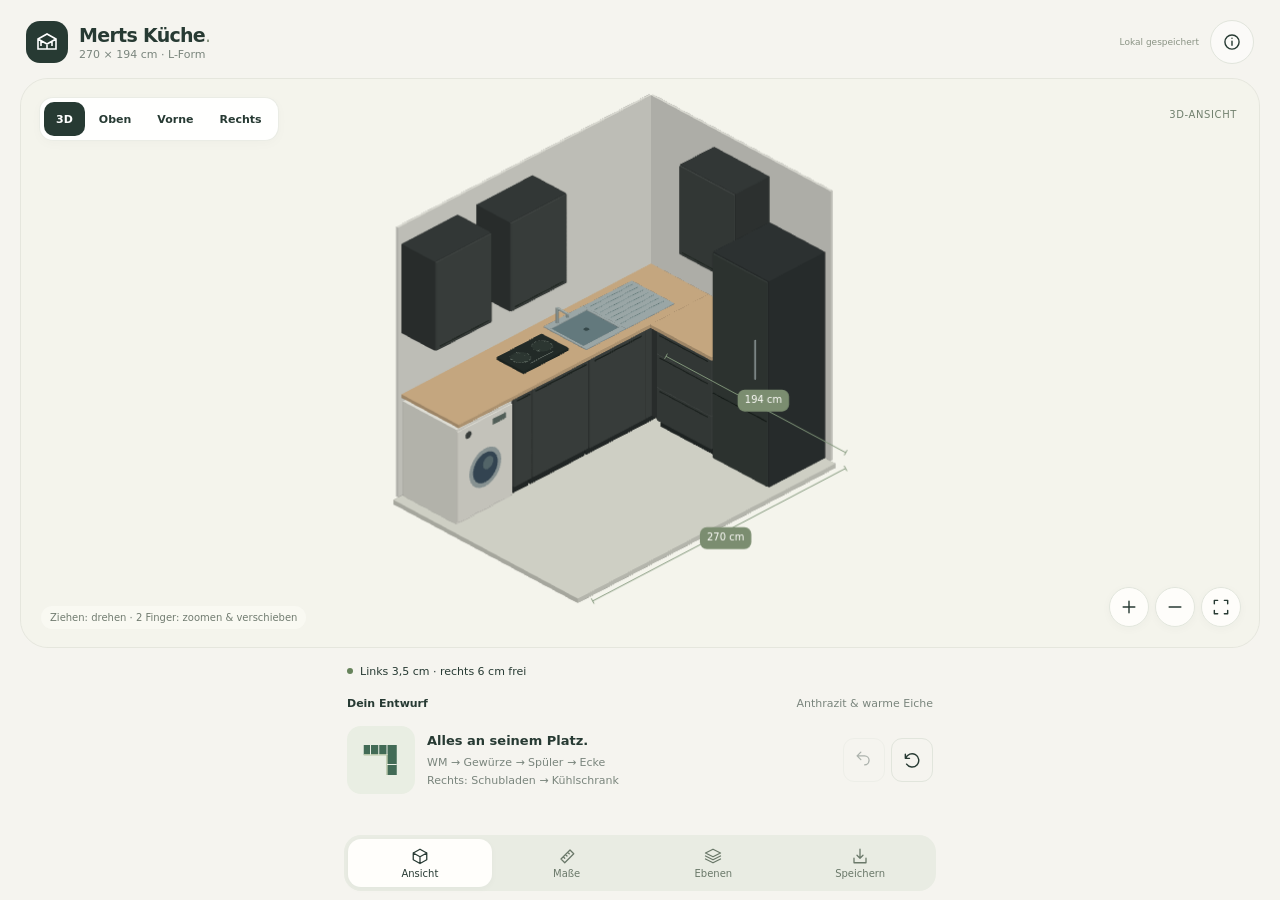
<file: kuechenplaner/index.html>
<!doctype html>
<html lang="de">
<head>
<meta charset="utf-8">
<meta name="viewport" content="width=device-width,initial-scale=1,viewport-fit=cover,interactive-widget=resizes-content">
<meta name="theme-color" content="#f5f4ef">
<meta name="description" content="Merts Küchenplaner: frei drehbare 3D-Küche, feste mobile Oberfläche und lokale Speicherung. Ohne Installation und offline als HTML nutzbar.">
<title>Merts Küche · 3D-Planer</title>
<style>
:root{--bg:#f5f4ef;--card:#fffefb;--ink:#273a33;--muted:#7a857d;--line:#e1e5dc;--accent:#426b56;--soft:#e9efe6;--warn:#9a5927;--app-h:100dvh;font-family:Inter,system-ui,-apple-system,"Segoe UI",sans-serif;color:var(--ink);background:var(--bg);font-synthesis:none}
*{box-sizing:border-box;-webkit-tap-highlight-color:transparent}html,body{margin:0;width:100%;height:100%;overflow:hidden;overscroll-behavior:none}button,input{font:inherit}button{cursor:pointer;border:0;color:inherit;background:none;touch-action:manipulation}button:focus-visible,input:focus-visible,canvas:focus-visible{outline:3px solid #a6b89a;outline-offset:2px}button:disabled{opacity:.35;cursor:default}button svg{width:20px;height:20px;stroke:currentColor;stroke-width:1.7;fill:none;stroke-linecap:round;stroke-linejoin:round;flex-shrink:0}button{min-height:44px}input{min-width:0} [hidden]{display:none!important}
.app{height:var(--app-h);height:100svh;height:var(--app-h);display:grid;grid-template-rows:auto minmax(0,1fr) auto;max-width:1800px;margin:auto;overflow:hidden}.header{padding:calc(12px + env(safe-area-inset-top)) 18px 10px;display:flex;align-items:center;gap:11px}.brand{background:var(--ink);color:#fff;border-radius:14px;width:42px;height:42px;display:grid;place-items:center;flex-shrink:0}.brand svg{width:24px;height:24px;stroke:currentColor;stroke-width:1.6;fill:none}.heading{flex:1;min-width:0}h1{font-size:19px;font-weight:650;letter-spacing:-.7px;margin:0 0 2px}.subtitle{font-size:11px;color:var(--muted)}.icon-btn{width:44px;height:44px;display:inline-grid;place-items:center;border:1px solid var(--line);border-radius:50%;background:#fff9;flex-shrink:0}.icon-btn:hover{background:var(--soft)}
.viewer{min-height:0;position:relative;overflow:hidden;isolation:isolate;background:radial-gradient(ellipse at 50% 45%,#fcfcf7 0%,#efefe7 78%);margin:0 10px;border:1px solid #e5e6dd;border-radius:24px}.viewer canvas{position:absolute;inset:0;width:100%;height:100%;display:block;touch-action:none}#stage{cursor:grab}#stage:active{cursor:grabbing}#overlay{pointer-events:none}.view-switch{position:absolute;top:12px;left:12px;display:flex;padding:4px;border:1px solid #e1e4dab3;border-radius:14px;background:#fffffff0;box-shadow:0 3px 12px #273a3306;gap:2px}.view-switch button{min-height:34px;padding:0 12px;border-radius:10px;font-size:11px;font-weight:650}.view-switch button[aria-pressed=true]{background:var(--ink);color:#fff}.zoom-tools{position:absolute;right:10px;bottom:42px;display:grid;gap:6px}.zoom-tools .icon-btn{width:40px;min-height:40px;height:40px;background:#fffefbe8;box-shadow:0 2px 10px #273a3308}.gesture{position:absolute;left:12px;bottom:12px;font-size:10px;color:#717c70;background:#f9faf4d9;padding:6px 9px;border-radius:20px;pointer-events:none}.orientation{position:absolute;right:14px;top:21px;font-size:10px;color:#71806e;letter-spacing:.06em;pointer-events:none}.focus-tag{position:absolute;left:12px;top:63px;padding:6px 9px;border-radius:8px;background:#edf3e5e6;color:#426149;font-size:10px;max-width:75%}.fatal{position:absolute;inset:80px 20px;display:grid;align-content:center;text-align:center;font-size:14px;line-height:1.6;background:#fffefb}.dock{padding:10px 14px calc(9px + env(safe-area-inset-bottom));width:min(100%,600px);justify-self:center}.status{display:flex;align-items:center;gap:7px;font-size:11px;height:22px;margin:0 3px 8px;white-space:nowrap;overflow:hidden;text-overflow:ellipsis}.status-dot{width:6px;height:6px;border-radius:50%;background:#66835b;flex-shrink:0}.status.warn{color:var(--warn)}.status.warn .status-dot{background:var(--warn)}.status span:last-child{overflow:hidden;text-overflow:ellipsis}
.panel{height:144px;padding:0 3px 8px}.panel-title{display:flex;align-items:center;justify-content:space-between;font-size:11px;color:var(--muted);height:26px;gap:8px}.panel-title strong{color:var(--ink);font-weight:600}.panel-title .pager{display:flex;align-items:center;gap:5px}.pager button{min-height:26px;width:28px;border-radius:8px;border:1px solid var(--line);background:var(--card);display:grid;place-items:center}.pager svg{height:14px;width:14px}.pager span{font-size:10px;min-width:22px;text-align:center}.fieldgrid{display:grid;grid-template-columns:1fr 1fr;gap:8px}.field{height:43px;border:1px solid var(--line);background:var(--card);border-radius:11px;display:flex;align-items:center;padding:0 10px;gap:7px;min-width:0}.field label{font-size:10px;line-height:1.25;flex:1;color:#617063}.field input{width:56px;border:0;background:none;text-align:right;font-size:16px;font-weight:600;color:var(--ink);padding:6px 0;-moz-appearance:textfield}.field input::-webkit-inner-spin-button{display:none}.field .unit{font-size:10px;color:var(--muted)}.field.invalid{border-color:#c68e65;background:#fff1e4}.options{display:grid;grid-template-columns:1fr 1fr;gap:8px}.toggle{height:43px;border:1px solid var(--line);border-radius:11px;background:var(--card);display:flex;align-items:center;justify-content:space-between;padding:0 10px;font-size:11px;min-height:43px;gap:6px}.toggle i{height:18px;width:30px;border-radius:20px;background:#dce1d6;position:relative;flex-shrink:0}.toggle i:after{content:"";position:absolute;left:3px;top:3px;width:12px;height:12px;border-radius:50%;background:#fff;transition:transform .15s}.toggle[aria-pressed=true] i{background:var(--accent)}.toggle[aria-pressed=true] i:after{transform:translateX(12px)}.nav{display:grid;grid-template-columns:repeat(4,1fr);background:#e9ece3;border-radius:17px;padding:4px;gap:3px}.nav button{height:48px;display:flex;flex-direction:column;align-items:center;justify-content:center;gap:3px;border-radius:13px;font-size:10px;color:#6a7869}.nav button svg{width:18px;height:18px}.nav button[aria-selected=true]{background:var(--card);color:var(--ink);box-shadow:0 2px 7px #273a3308}.view-card{display:flex;align-items:center;gap:12px;height:88px}.mini-plan{border-radius:14px;flex-shrink:0;background:#e9eee3;width:68px;height:68px;display:grid;place-items:center}.mini-plan svg{width:48px;height:48px}.view-copy{flex:1;min-width:0}.view-copy strong{font-size:13px;font-weight:600}.view-copy p{font-size:11px;color:var(--muted);line-height:1.6;margin:5px 0 0}.quick-actions{display:flex;gap:6px;margin-left:auto}.quick-actions button{border:1px solid var(--line);border-radius:11px;width:42px;display:grid;place-items:center}.export-grid{display:grid;grid-template-columns:repeat(3,1fr);gap:7px}.export-grid button{border:1px solid var(--line);background:var(--card);border-radius:12px;height:68px;display:flex;flex-direction:column;align-items:center;justify-content:center;gap:7px;font-size:10px}.export-grid button svg{width:21px;height:21px}.small-note{font-size:10px;line-height:1.4;color:var(--muted);margin:7px 0 0}.toast{position:fixed;left:50%;top:calc(78px + env(safe-area-inset-top));transform:translate(-50%,-5px);padding:10px 14px;background:#273a33;color:white;border-radius:12px;font-size:12px;z-index:10;pointer-events:none;opacity:0;transition:opacity .15s,transform .15s;max-width:90vw;text-align:center}.toast.show{opacity:1;transform:translate(-50%,0)}.help{position:absolute;inset:64px 12px auto;background:#fffefbf5;border:1px solid var(--line);border-radius:15px;padding:14px;box-shadow:0 6px 24px #273a3310;z-index:2;max-width:330px}.help p{font-size:12px;line-height:1.6;margin:0 0 8px}.help button{min-height:32px;background:var(--soft);border-radius:9px;font-size:11px;padding:0 12px}.saving{font-size:9px;color:#8a9384}
@media(min-width:800px){.header{padding:20px 26px 14px}.viewer{margin:0 20px;border-radius:28px}.dock{width:min(100%,620px);padding-top:12px}.panel{height:145px}.view-switch{top:18px;left:18px}.gesture{left:20px;bottom:18px}.zoom-tools{right:18px;bottom:20px;grid-auto-flow:column}.orientation{right:22px;top:30px}.field label{font-size:12px}}
@media(max-height:640px){.header{padding-top:calc(6px + env(safe-area-inset-top));padding-bottom:6px}.brand{width:34px;height:34px;border-radius:11px}h1{font-size:17px}.panel{height:126px;padding-bottom:4px}.field,.toggle{height:38px;min-height:38px}.fieldgrid,.options{gap:5px}.dock{padding-top:6px;padding-bottom:calc(5px + env(safe-area-inset-bottom))}.status{height:18px;margin-bottom:4px}.nav button{height:42px;min-height:42px}.panel-title{height:24px}.view-card{height:77px}.export-grid button{height:59px}}
@media(max-height:450px) and (min-width:600px){.app{grid-template-columns:minmax(0,1fr) 310px;grid-template-rows:52px minmax(0,1fr)}.header{grid-column:1/-1;padding:6px 16px}.viewer{margin:0 0 10px 10px}.dock{padding:5px 10px 10px;align-self:center}.panel{height:132px}.gesture{font-size:9px}.small-note{font-size:9px}}
</style>
</head>
<body>
<main class="app">
<header class="header"><div class="brand" aria-hidden="true"><svg viewBox="0 0 24 24"><path d="m3 9 9-5 9 5v10H3Z M3 9l9 5 9-5 M12 14v5 M6 11v5 M17 11v5"/></svg></div><div class="heading"><h1>Merts Küche<span style="color:#8b9783;font-weight:400">.</span></h1><div class="subtitle" id="roomSummary">270 × 194 cm · L-Form</div></div><span class="saving" id="savedState">Lokal gespeichert</span><button class="icon-btn" id="helpBtn" aria-label="Bedienung erklären" aria-expanded="false"><svg viewBox="0 0 24 24"><circle cx="12" cy="12" r="8.5"/><path d="M12 11v5 M12 7.5h.01"/></svg></button></header>
<section class="viewer" id="viewer" aria-label="Interaktives Küchenmodell">
<canvas id="stage" tabindex="0" aria-label="3D-Küche. Ziehen zum Drehen, zwei Finger zum Zoomen und Verschieben. Pfeiltasten drehen, Plus und Minus zoomen."></canvas><canvas id="overlay" aria-hidden="true"></canvas>
<div class="view-switch" aria-label="Blickwinkel"><button data-view="3d" aria-pressed="true">3D</button><button data-view="top" aria-pressed="false">Oben</button><button data-view="front" aria-pressed="false">Vorne</button><button data-view="right" aria-pressed="false">Rechts</button></div><span class="orientation" id="orientation">3D-ANSICHT</span><div id="focusTag" class="focus-tag" hidden>Unterschränke · obere Ebenen ausgeblendet</div>
<div class="zoom-tools"><button class="icon-btn" id="zoomIn" aria-label="Vergrößern"><svg viewBox="0 0 24 24"><path d="M5 12h14 M12 5v14"/></svg></button><button class="icon-btn" id="zoomOut" aria-label="Verkleinern"><svg viewBox="0 0 24 24"><path d="M5 12h14"/></svg></button><button class="icon-btn" id="fitBtn" aria-label="Gesamte Küche einpassen"><svg viewBox="0 0 24 24"><path d="M8 4H4v4 M16 4h4v4 M4 16v4h4 M20 16v4h-4"/></svg></button></div>
<div class="gesture">Ziehen: drehen · 2 Finger: zoomen & verschieben</div><div id="fatal" class="fatal" hidden></div><div class="help" id="help" hidden><p><b>Deine Küche im Blick.</b><br>Mit einem Finger drehen. Mit zwei Fingern zoomen und verschieben. Doppeltippen passt alles ein.</p><p>„Oben“ blendet Wände, Hängeschränke und Lamellen aus. Unter „Maße“ wechselst du mit den Pfeilen zwischen drei Seiten. Änderungen bleiben auf diesem Gerät.</p><p>Maßmodell zur Orientierung. Einbau, Gerätefreiräume und exakte Schrankmaße bitte vor dem Kauf abgleichen.</p><button id="closeHelp">Alles klar</button></div>
</section>
<div class="dock"><div class="status" id="status" role="status"><span class="status-dot"></span><span id="fitText">Links 3,5 cm · rechts 6 cm frei</span></div>
<section class="panel" id="panel-view" role="tabpanel" aria-labelledby="tab-view"><div class="panel-title"><strong>Dein Entwurf</strong><span>Anthrazit & warme Eiche</span></div><div class="view-card"><div class="mini-plan" aria-hidden="true"><svg viewBox="0 0 64 64"><path d="M9 12h44v40H40V25H9Z" fill="#426b56"/><path d="M9 25h31v27" stroke="#b5c4a7" fill="none" stroke-width="2"/><path d="M18 12v13 M29 12v13 M40 12v13 M40 38h13" stroke="#edf1e9" stroke-width="1.3"/></svg></div><div class="view-copy"><strong>Alles an seinem Platz.</strong><p id="viewDetails">WM → Gewürze → Spüler → Ecke<br>Rechts: Schubladen → Kühlschrank</p></div><div class="quick-actions"><button id="undoBtn" aria-label="Letzte Maßänderung rückgängig" disabled><svg viewBox="0 0 24 24"><path d="m8 5-5 5 5 5 M3 10h10a6 6 0 0 1 0 12" transform="translate(1 -2) scale(.9)"/></svg></button><button id="resetBtn" aria-label="Ausgangsplanung wiederherstellen"><svg viewBox="0 0 24 24"><path d="M4 5v5h5 M4.5 10a8 8 0 1 1 1 7"/></svg></button></div></div></section>
<section class="panel" id="panel-dimensions" role="tabpanel" aria-labelledby="tab-dimensions" hidden><div class="panel-title"><strong id="dimensionTitle">Raum & Höhe</strong><div class="pager"><button id="prevPage" aria-label="Vorherige Maßseite"><svg viewBox="0 0 24 24"><path d="m14 6-6 6 6 6"/></svg></button><span id="pageNumber">1/4</span><button id="nextPage" aria-label="Nächste Maßseite"><svg viewBox="0 0 24 24"><path d="m10 6 6 6-6 6"/></svg></button></div></div><div class="fieldgrid" id="fields"></div></section>
<section class="panel" id="panel-options" role="tabpanel" aria-labelledby="tab-options" hidden><div class="panel-title"><strong>Sichtbare Ebenen</strong><div class="pager"><button id="prevOption" aria-label="Vorherige Optionen"><svg viewBox="0 0 24 24"><path d="m14 6-6 6 6 6"/></svg></button><span id="optionPage">1/2</span><button id="nextOption" aria-label="Weitere Optionen"><svg viewBox="0 0 24 24"><path d="m10 6 6 6-6 6"/></svg></button></div></div><div class="options" id="options"></div></section>
<section class="panel" id="panel-export" role="tabpanel" aria-labelledby="tab-export" hidden><div class="panel-title"><strong>Deine Planung mitnehmen</strong><button id="importBtn" style="font-size:10px;min-height:26px;text-decoration:underline">JSON laden</button></div><div class="export-grid"><button id="htmlBtn"><svg viewBox="0 0 24 24"><path d="m8 7-5 5 5 5 M16 7l5 5-5 5 M14 4l-4 16"/></svg>HTML offline</button><button id="imageBtn"><svg viewBox="0 0 24 24"><rect x="3" y="4" width="18" height="16" rx="2"/><circle cx="8" cy="9" r="1.5"/><path d="m3 17 6-5 4 3 4-5 4 5"/></svg>Bild speichern</button><button id="jsonBtn"><svg viewBox="0 0 24 24"><path d="M6 3h9l4 4v14H5V3Z M14 3v5h5 M8 12h8 M8 16h6"/></svg>Maße sichern</button></div><p class="small-note">HTML funktioniert auch ohne Internet. JSON überträgt deine Maße auf andere Geräte.</p></section>
<nav class="nav" role="tablist" aria-label="Planung"><button id="tab-view" role="tab" aria-controls="panel-view" aria-selected="true" data-tab="view"><svg viewBox="0 0 24 24"><path d="m12 3 9 5-9 5-9-5Z M3 8v9l9 5 9-5V8 M12 13v9"/></svg>Ansicht</button><button id="tab-dimensions" role="tab" aria-controls="panel-dimensions" aria-selected="false" data-tab="dimensions"><svg viewBox="0 0 24 24"><path d="m4 16 12-12 5 5L9 21Z M13 7l2 2 M10 10l2 2 M7 13l2 2"/></svg>Maße</button><button id="tab-options" role="tab" aria-controls="panel-options" aria-selected="false" data-tab="options"><svg viewBox="0 0 24 24"><path d="m12 3 10 5-10 5L2 8Z M2 12l10 5 10-5 M2 16l10 5 10-5"/></svg>Ebenen</button><button id="tab-export" role="tab" aria-controls="panel-export" aria-selected="false" data-tab="export"><svg viewBox="0 0 24 24"><path d="M12 3v12 m-4-4 4 4 4-4 M4 15v6h16v-6"/></svg>Speichern</button></nav></div>
</main><div class="toast" id="toast" role="status"></div><input id="importFile" type="file" accept="application/json,.json" hidden>
<script id="embedded-plan" type="application/json">{}</script>
<script>
(()=>{'use strict';
const $=id=>document.getElementById(id),canvas=$('stage'),overlay=$('overlay'),ctx=overlay.getContext('2d'),viewer=$('viewer');
const defaults={roomW:270,roomD:194,leftRun:143.5,counterH:88,washerW:60,spiceW:20,dishW:60,drawerW:60,fridgeW:60,fridgeH:185,upperH:80,gapUpper:55};
const specs={roomW:['Linke Wand',190,500,.5],roomD:['Rechte Wand',150,450,.5],leftRun:['Bis Eckschrank',90,240,.5],counterH:['Höhe ohne Platte',82,97,.5],washerW:['Waschmaschine',40,90,1],spiceW:['Gewürzauszug',15,30,1],dishW:['Geschirrspüler',45,60,15],drawerW:['Schubladenschrank',40,100,10],fridgeW:['Kühlschrankbreite',40,95,1],fridgeH:['Kühlschrankhöhe',85,230,1],upperH:['Hängeschrankhöhe',40,100,20],gapUpper:['Abstand zur Platte',42,75,1]};
const pages=[['Raum & Höhe',['roomW','roomD','leftRun','counterH']],['Unterschränke',['washerW','spiceW','dishW','drawerW']],['Kühlschrank & Wand',['fridgeW','fridgeH','upperH','gapUpper']]];
// Three equal pages keep all dimensions visible without scrolling.
const defaultOptions={upper:true,walls:true,slats:false,labels:false,measures:true,grid:false};
const optionSpecs=[['upper','Hängeschränke'],['walls','Wände'],['slats','Lamellen'],['labels','Schranknamen'],['measures','Maßlinien'],['grid','Bodenraster']];
const KEY='merts-kitchen-v7',cam={yaw:-.78,pitch:.56,zoom:1,panX:0,panY:0,view:'3d'};
let state={...defaults},options={...defaultOptions},page=0,optionPage=0,history=[],CW=1,CH=1,dpr=1,scale=1,focus=[135,105,97],meshes=[],labels=[],guides=[],extent=[],framePending=false,saveTimer,toastTimer,selectedTab='view';
function fmt(n){return Number(n.toFixed(1)).toLocaleString('de-DE')}
function checkedDimensions(source,strict=false){const next={...defaults};if(!source||typeof source!=='object'||Array.isArray(source))throw Error('Ungültige Maßdaten');for(const k of Object.keys(defaults)){if(source[k]===undefined)continue;const n=source[k],sp=specs[k];if(typeof n!=='number'||!Number.isFinite(n)||n<sp[1]||n>sp[2]){if(strict)throw Error('Ungültiges Maß: '+sp[0]);continue}next[k]=n;}return next}
function checkedOptions(source){const o={...defaultOptions};for(const k of Object.keys(o))if(typeof source?.[k]==='boolean')o[k]=source[k];return o}
let embedded={};try{embedded=JSON.parse($('embedded-plan').textContent)}catch{}
try{const saved=Object.keys(embedded).length?embedded:JSON.parse(localStorage.getItem(KEY)||'{}');if(saved.dimensions)state=checkedDimensions(saved.dimensions);if(saved.options)options=checkedOptions(saved.options)}catch{}
function flash(t){$('toast').textContent=t;$('toast').classList.add('show');clearTimeout(toastTimer);toastTimer=setTimeout(()=>$('toast').classList.remove('show'),2400)}
function payload(){return {version:7,dimensions:{...state},options:{...options}}}
function save(){clearTimeout(saveTimer);saveTimer=setTimeout(()=>{try{localStorage.setItem(KEY,JSON.stringify(payload()));$('savedState').textContent='Lokal gespeichert'}catch{$('savedState').textContent='Nur diese Sitzung'}},200)}
function remember(){history.push(payload());if(history.length>30)history.shift();$('undoBtn').disabled=false}
function updateInfo(){const left=state.leftRun-state.washerW-state.spiceW-state.dishW,right=state.roomD-68-state.drawerW-state.fridgeW,warnings=[];if(left<0)warnings.push('Links '+fmt(-left)+' cm zu breit');if(right<0)warnings.push('Rechts '+fmt(-right)+' cm zu breit');if(state.roomW-state.leftRun<100)warnings.push('Eckschrank sehr schmal');if(state.counterH<85)warnings.push('WM-Höhe prüfen');if(state.counterH+3+state.gapUpper+state.upperH>242)warnings.push('Hängeschrank über 242 cm');$('status').classList.toggle('warn',!!warnings.length);$('fitText').textContent=warnings.length?warnings.join(' · '):'Links '+fmt(left)+' cm · rechts '+fmt(right)+' cm frei';$('status').title=$('fitText').textContent+' · Gerätemaße und Lüftung separat prüfen';$('roomSummary').textContent=fmt(state.roomW)+' × '+fmt(state.roomD)+' cm · L-Form'}
function renderFields(){const [title,ids]=pages[page];$('dimensionTitle').textContent=title;$('pageNumber').textContent=(page+1)+'/'+pages.length;$('prevPage').disabled=page===0;$('nextPage').disabled=page===pages.length-1;$('fields').replaceChildren(...ids.map(k=>{const el=document.createElement('div');el.className='field';const label=document.createElement('label');label.htmlFor=k;label.textContent=specs[k][0];const input=document.createElement('input');Object.assign(input,{id:k,type:'number',inputMode:'decimal',min:specs[k][1],max:specs[k][2],step:specs[k][3],value:state[k]});input.setAttribute('aria-label',specs[k][0]+' in Zentimetern');const unit=document.createElement('span');unit.className='unit';unit.textContent='cm';input.addEventListener('input',()=>{const n=input.valueAsNumber,valid=input.value!==''&&Number.isFinite(n)&&n>=specs[k][1]&&n<=specs[k][2];el.classList.toggle('invalid',!valid);input.setAttribute('aria-invalid',String(!valid));if(!valid)return;if(state[k]!==n){if(input.dataset.editing!=='true'){remember();input.dataset.editing='true'}state[k]=n;refresh();}});input.addEventListener('blur',()=>{input.dataset.editing='false';input.value=state[k];el.classList.remove('invalid');input.setAttribute('aria-invalid','false')});el.append(label,input,unit);return el;}))}
function renderOptions(){$('optionPage').textContent=(optionPage+1)+'/2';$('prevOption').disabled=optionPage===0;$('nextOption').disabled=optionPage===1;const entries=optionPage===0?optionSpecs.slice(0,4):optionSpecs.slice(4);$('options').replaceChildren(...entries.map(([key,label])=>{const btn=document.createElement('button');btn.className='toggle';btn.setAttribute('aria-pressed',String(options[key]));btn.innerHTML='<span>'+label+'</span><i aria-hidden="true"></i>';btn.onclick=()=>{options[key]=!options[key];renderOptions();refresh()};return btn}))}
function tab(name){selectedTab=name;document.querySelectorAll('[data-tab]').forEach(b=>b.setAttribute('aria-selected',String(b.dataset.tab===name)));for(const n of ['view','dimensions','options','export'])$('panel-'+n).hidden=n!==name;if(name==='dimensions')renderFields();if(name==='options')renderOptions()}
for(const b of document.querySelectorAll('[data-tab]'))b.onclick=()=>tab(b.dataset.tab);
$('prevPage').onclick=()=>{page=Math.max(0,page-1);renderFields()};$('nextPage').onclick=()=>{page=Math.min(pages.length-1,page+1);renderFields()};$('prevOption').onclick=()=>{optionPage=0;renderOptions()};$('nextOption').onclick=()=>{optionPage=1;renderOptions()};
$('helpBtn').onclick=()=>{const open=$('help').hidden;$('help').hidden=!open;$('helpBtn').setAttribute('aria-expanded',String(open))};$('closeHelp').onclick=()=>{$('help').hidden=true;$('helpBtn').setAttribute('aria-expanded','false')};
// Native WebGL uses a depth buffer for every triangle. No painter sorting or layer biases.
const gl=canvas.getContext('webgl',{antialias:true,alpha:false,preserveDrawingBuffer:true});
const software=gl?null:canvas.getContext('2d');
let program,buffer,aPos,aNormal,aColor,uBasis,uFocus,uScale,uAspect,uPan,uDepth;
if(gl){
const vs='attribute vec3 aPosition;attribute vec3 aNormal;attribute vec3 aColor;uniform mat3 uBasis;uniform vec3 uFocus;uniform vec2 uScale;uniform vec2 uPan;uniform float uDepth;varying vec3 vColor;void main(){vec3 p=uBasis*(aPosition-uFocus);gl_Position=vec4(p.xy*uScale+uPan,-p.z/uDepth,1.0);vec3 light=normalize(vec3(-.45,1.,.65));float shade=.58+.42*max(dot(aNormal,light),0.);vColor=aColor*shade;}';
const fs='precision mediump float;varying vec3 vColor;void main(){gl_FragColor=vec4(vColor,1.0);}';
function shader(type,source){const sh=gl.createShader(type);gl.shaderSource(sh,source);gl.compileShader(sh);if(!gl.getShaderParameter(sh,gl.COMPILE_STATUS))throw Error(gl.getShaderInfoLog(sh));return sh}
try{program=gl.createProgram();gl.attachShader(program,shader(gl.VERTEX_SHADER,vs));gl.attachShader(program,shader(gl.FRAGMENT_SHADER,fs));gl.linkProgram(program);if(!gl.getProgramParameter(program,gl.LINK_STATUS))throw Error('WebGL link failed');gl.useProgram(program);buffer=gl.createBuffer();aPos=gl.getAttribLocation(program,'aPosition');aNormal=gl.getAttribLocation(program,'aNormal');aColor=gl.getAttribLocation(program,'aColor');uBasis=gl.getUniformLocation(program,'uBasis');uFocus=gl.getUniformLocation(program,'uFocus');uScale=gl.getUniformLocation(program,'uScale');uPan=gl.getUniformLocation(program,'uPan');uDepth=gl.getUniformLocation(program,'uDepth');gl.enable(gl.DEPTH_TEST);gl.depthFunc(gl.LEQUAL);gl.clearColor(.955,.957,.925,1)}catch(err){$('fatal').hidden=false;$('fatal').textContent='Die 3D-Ansicht konnte nicht gestartet werden. Bitte die Seite neu öffnen.';program=null;console.error(err)}
}
function rgb(hex){return [1,3,5].map(i=>parseInt(hex.slice(i,i+2),16)/255)}
function face(target,points,normal,color){const c=rgb(color);for(let i=1;i<points.length-1;i++)for(const p of [points[0],points[i],points[i+1]])target.push(...p,...normal,...c)}
let vertices=[];
function box(name,x,y,z,w,h,d,color,group='model'){if(w<=0||h<=0||d<=0)return;const target=group==='rear'?wallRear:group==='right'?wallRight:vertices;const v=[[x,y,z],[x+w,y,z],[x+w,y+h,z],[x,y+h,z],[x,y,z+d],[x+w,y,z+d],[x+w,y+h,z+d],[x,y+h,z+d]];const fs=[[[0,1,2,3],[0,0,-1]],[[4,7,6,5],[0,0,1]],[[0,4,5,1],[0,-1,0]],[[3,2,6,7],[0,1,0]],[[0,3,7,4],[-1,0,0]],[[1,5,6,2],[1,0,0]]];for(const [ids,n]of fs)face(target,ids.map(i=>v[i]),n,color);if(group==='model')extent.push(...v)}
function disk(x,y,z,r,color,axis='z',segments=48){const center=[x,y,z],normal=axis==='z'?[0,0,1]:axis==='x'?[-1,0,0]:[0,1,0],points=[];for(let i=0;i<=segments;i++){let a=i/segments*Math.PI*2;points.push(axis==='z'?[x+Math.cos(a)*r,y+Math.sin(a)*r,z]:axis==='x'?[x,y+Math.cos(a)*r,z+Math.sin(a)*r]:[x+Math.cos(a)*r,y,z+Math.sin(a)*r])}for(let i=0;i<segments;i++)face(vertices,[center,points[i],points[i+1]],normal,color)}
function label(text,p){labels.push({text,p})}
const P={body:'#373c3b',front:'#454b49',wood:'#d7b78c',white:'#f5f4ea',black:'#303636',steel:'#a9b6b6',glass:'#405666',plinth:'#29302e'};
let wallRear=[],wallRight=[],geometry=[],wallGeometryRear=[],wallGeometryRight=[];
function makeScene(){vertices=[];wallRear=[];wallRight=[];labels=[];guides=[];extent=[];const s=state,W=s.roomW,D=s.roomD,H=s.counterH,T=H+3,C=s.leftRun,X=W-60,Z=68,F=Z+s.drawerW,A=C-s.dishW-s.spiceW-s.washerW,SP=A+s.washerW,GS=SP+s.spiceW,topView=cam.view==='top',upper=options.upper&&!topView;
box('Boden',Math.min(0,A)-5,-4,0,W-Math.min(0,A)+5,4,Math.max(D,F+s.fridgeW)+5,'#e3e4d8');
box('Rückwand',0,0,-2,W,242,2,'#eeeee5','rear');box('Seitenwand',W,0,0,2,242,D,'#eeeee5','right');
if(options.grid)for(let x=0;x<W;x+=30)box('Fuge',x,.03,0,.16,.03,D,'#cfd3c6');
if(options.grid)for(let z=0;z<D;z+=30)box('Fuge',0,.03,z,W,.03,.16,'#cfd3c6');
// Appliance front details sit in front of the body, with a real geometric offset.
const wh=85;box('WM',A+.5,0,1,s.washerW-1,wh,58,P.white);box('WM Front',A+1,2,59,s.washerW-2,wh-4,1,P.white);disk(A+s.washerW/2,wh*.46,60.2,17,P.steel);disk(A+s.washerW/2,wh*.46,60.35,13.2,P.glass);disk(A+s.washerW/2+3,wh*.46+3,60.4,5.5,'#677e83');disk(A+12,wh-9,60.3,3.2,P.front);box('Display',A+s.washerW-22,wh-11,60.2,14,5,.3,'#66766f');label('Waschmaschine',[A+s.washerW/2,28,64]);
function rearCab(name,x,w){box(name,x,8,0,w,H-8,59,P.body);box(name+' Front',x+.6,8,59.2,w-1.2,H-8.7,1.6,P.front);box('Griff',x+3,H-4,60.9,w-6,1,.5,'#242c28');box('Sockel',x+1,0,55,w-2,8,2,P.plinth);label(name,[x+w/2,40,63])}
rearCab('Gewürzauszug',SP,s.spiceW);rearCab('Geschirrspüler',GS,s.dishW);
box('Eckkorpus',C,8,0,Math.max(1,W-C),H-8,60,P.body);box('Eckfortsatz',X,8,60,60,H-8,8,P.body);
const door=Math.min(60,Math.max(10,W-C-4));box('Ecktür',C+.6,8,60,door-1,H-8.7,1.5,P.front);box('Eckblende',C+door,8,60,Math.max(.5,W-C-door),H-8.7,1.4,P.front);box('Eckgriff',C+5,H-4,61.6,door-10,1,.4,'#242c28');box('Ecksockel',C+1,0,55,Math.max(1,W-C-2),8,2,P.plinth);label('Eckschrank',[C+door/2,35,64]);
box('Auszugkorpus',X,8,Z,60,H-8,s.drawerW,P.body);
// One shallow cutlery drawer and two larger drawers: 20/30/30 of the 80 cm body.
const drawerHeights=[.375,.375,.25];let dy=8;drawerHeights.forEach((fraction,i)=>{const h=(H-8)*fraction;box('Auszug '+i,X-1.8,dy,Z+.6,1.8,h-.55,s.drawerW-1.2,P.front);box('Auszuggriff',X-2.1,dy+h-3,Z+4,.35,1,s.drawerW-8,'#252d29');dy+=h});box('Sockel rechts',X+3,0,Z,2,8,s.drawerW,P.plinth);label('3 Schubladen',[X-5,42,Z+s.drawerW/2]);
box('Kühlschrank',X,0,F,60,s.fridgeH,s.fridgeW,P.black);box('Kühlschrankfront',X-1.5,1,F+.7,1.5,s.fridgeH-2,s.fridgeW-1.4,'#3d4441');box('Gefrierfuge',X-1.8,s.fridgeH*.32,F+.7,.3,.7,s.fridgeW-1.4,'#161e1a');box('Kühlgriff',X-2.8,s.fridgeH*.5,F+s.fridgeW*.78,1.1,35,1.1,P.steel);label('Kühlschrank',[X-6,s.fridgeH*.58,F+s.fridgeW/2]);
// Countertop is a continuous L; no overlap between horizontal slabs.
box('Arbeitsplatte links',A,H,0,W-A,3,62,P.wood);box('Arbeitsplatte rechts',X-2,H,62,62,3,Math.max(0,F-62),P.wood);
// Recessed bowl: opening in the metal rim, basin interior above the countertop.
const sx=C+4,sz=8,sw=Math.min(94,Math.max(44,W-C-8)),sd=46,bw=Math.min(38,sw*.46),by=T+.12;
box('Spülenboden',sx+2,by,sz+6,bw,.2,35,'#6d8589');box('Spülenrand hinten',sx,by,sz,bw+4,.9,6,P.steel);box('Spülenrand vorn',sx,by,sz+41,bw+4,.9,5,P.steel);box('Spülenrand links',sx,by,sz+6,2,.9,35,P.steel);box('Spülenrand rechts',sx+bw+2,by,sz+6,2,.9,35,P.steel);box('Abtropffläche',sx+bw+4,by,sz,sw-bw-4,.65,sd,P.steel);for(let i=0;i<7;i++)box('Abtropfrille',sx+bw+7,by+.66,sz+4+i*5.6,sw-bw-10,.08,.7,'#839c9b');disk(sx+2+bw/2,by+.25,sz+25,2.2,'#394e50','y');box('Armatur',sx+10,T+.9,sz+3,1.5,14,1.5,'#a3b4b3');box('Auslauf',sx+10,T+13.5,sz+3,1.5,1.4,13,'#b4c0bd');box('Düse',sx+10,T+11,sz+14,1.5,3,1.5,'#9aaaa8');label('Spüle · Ablage rechts',[sx+sw/2,T+9,sz+48]);
const hx=GS+6,hw=s.dishW-12,hz=16,hd=29,hy=T+.15;box('Induktionsplatte',hx,hy,hz,hw,2.4,hd,'#252e2b');disk(hx+hw*.26,hy+2.41,hz+13,Math.min(8,hw*.2),'#7c8b80','y');disk(hx+hw*.26,hy+2.43,hz+13,Math.min(7.65,hw*.19),'#303b36','y');disk(hx+hw*.74,hy+2.41,hz+13,Math.min(8,hw*.2),'#7c8b80','y');disk(hx+hw*.74,hy+2.43,hz+13,Math.min(7.65,hw*.19),'#303b36','y');box('Kochfeldbedienung',hx+hw*.25,hy+2.42,hz+24,hw*.5,.05,.5,'#94a197');
if(upper){const uy=T+s.gapUpper,uh=s.upperH;for(const [x,width]of [[A,s.washerW],[GS,s.dishW]]){box('Hängeschrank',x,uy,0,width,uh,36,P.body);box('Hängetür',x+.5,uy+.5,36,width-1,uh-1,1.5,P.front);box('Hängegriff',x+4,uy+3,37.6,width-8,.7,.4,'#28312b')}
// Only above the drawers; the previous second cabinet intersected the freestanding fridge.
box('Hängeschrank rechts',W-36,uy,Z,36,uh,s.drawerW,P.body);box('Hängetür rechts',W-37.6,uy+.5,Z+.5,1.6,uh-1,s.drawerW-1,P.front);box('Hängegriff rechts',W-38,uy+3,Z+4,.4,.7,s.drawerW-8,'#28312b');}
if(options.slats&&!topView){const slatZ=Math.max(F+s.fridgeW+1,D-7),start=Math.max(0,A+s.washerW),end=W-2;for(let x=end-4.2;x>=start;x-=10.2)box('Lamelle',x,0,slatZ,4.2,208,3.5,'#a27c53')}
if(options.measures){const z=D+16;guides.push({a:[0,.6,z],b:[W,.6,z],text:fmt(W)+' cm',p:[W/2,.6,z+7]});guides.push({a:[W+16,.6,0],b:[W+16,.6,D],text:fmt(D)+' cm',p:[W+24,.6,D/2]});extent.push([W+30,0,D+30],[0,0,0])}
geometry=new Float32Array(vertices);wallGeometryRear=new Float32Array(wallRear);wallGeometryRight=new Float32Array(wallRight);extent.push([0,0,0],[W,upper?Math.max(s.fridgeH,T+s.gapUpper+s.upperH):Math.max(s.fridgeH,options.slats&&!topView?208:0),D]);updateInfo();}
function basis(){const ca=Math.cos(cam.yaw),sa=Math.sin(cam.yaw),cp=Math.cos(cam.pitch),sp=Math.sin(cam.pitch);return {r:[ca,0,-sa],u:[-sa*sp,cp,-ca*sp],d:[sa*cp,sp,ca*cp]}}
function dot(a,b){return a[0]*b[0]+a[1]*b[1]+a[2]*b[2]}
function cameraFit(){const b=basis();let minX=Infinity,maxX=-Infinity,minY=Infinity,maxY=-Infinity;for(const p of extent){const x=dot(p,b.r),y=dot(p,b.u);minX=Math.min(minX,x);maxX=Math.max(maxX,x);minY=Math.min(minY,y);maxY=Math.max(maxY,y)}const depth=dot([state.roomW/2,100,state.roomD/2],b.d),cx=(minX+maxX)/2,cy=(minY+maxY)/2;focus=b.r.map((v,i)=>v*cx+b.u[i]*cy+b.d[i]*depth);const availableW=Math.max(60,CW-68),availableH=Math.max(50,CH-112);scale=Math.min(availableW/Math.max(1,maxX-minX),availableH/Math.max(1,maxY-minY))*cam.zoom;}
function project(p){const b=basis(),v=p.map((n,i)=>n-focus[i]);return [CW/2+dot(v,b.r)*scale+cam.panX,CH/2+12-dot(v,b.u)*scale+cam.panY]}
function drawGeometry(data){if(!data.length)return;gl.bufferData(gl.ARRAY_BUFFER,data,gl.DYNAMIC_DRAW);gl.drawArrays(gl.TRIANGLES,0,data.length/9)}
// Fallback for browsers without GPU access: triangle rasterization with the same per-pixel depth test.
let softwareImage=null,softwareDepth=null;
function renderSoftware(b){
 if(!software)return;const w=canvas.width,h=canvas.height,rx=w/CW,ry=h/CH;
 if(!softwareImage||softwareImage.width!==w||softwareImage.height!==h){softwareImage=software.createImageData(w,h);softwareDepth=new Float32Array(w*h)}
 const pixels=softwareImage.data;softwareDepth.fill(-Infinity);
 for(let i=0;i<pixels.length;i+=4){pixels[i]=244;pixels[i+1]=244;pixels[i+2]=236;pixels[i+3]=255}
 const light=[-.351, .780, .507],data=[geometry];
 if(options.walls&&cam.view!=='top'){if(b.d[2]>.12)data.push(wallGeometryRear);if(b.d[0]<-.12)data.push(wallGeometryRight)}
 for(const mesh of data)for(let t=0;t<mesh.length;t+=27){
   const points=[];for(let k=0;k<3;k++){const j=t+k*9,p=[mesh[j]-focus[0],mesh[j+1]-focus[1],mesh[j+2]-focus[2]];points.push([(CW/2+dot(p,b.r)*scale+cam.panX)*rx,(CH/2+12-dot(p,b.u)*scale+cam.panY)*ry,dot(p,b.d)])}
   const [a,c,d]=points,area=(c[0]-a[0])*(d[1]-a[1])-(c[1]-a[1])*(d[0]-a[0]);if(Math.abs(area)<.01)continue;
   const minX=Math.max(0,Math.floor(Math.min(a[0],c[0],d[0]))),maxX=Math.min(w-1,Math.ceil(Math.max(a[0],c[0],d[0]))),minY=Math.max(0,Math.floor(Math.min(a[1],c[1],d[1]))),maxY=Math.min(h-1,Math.ceil(Math.max(a[1],c[1],d[1])));
   const shade=.58+.42*Math.max(0,mesh[t+3]*light[0]+mesh[t+4]*light[1]+mesh[t+5]*light[2]),red=mesh[t+6]*255*shade,green=mesh[t+7]*255*shade,blue=mesh[t+8]*255*shade;
   for(let y=minY;y<=maxY;y++)for(let x=minX;x<=maxX;x++){const px=x+.5,py=y+.5,u=((c[0]-px)*(d[1]-py)-(c[1]-py)*(d[0]-px))/area,v=((d[0]-px)*(a[1]-py)-(d[1]-py)*(a[0]-px))/area,q=1-u-v;if(u<-.00001||v<-.00001||q<-.00001)continue;const z=u*a[2]+v*c[2]+q*d[2],index=y*w+x;if(z<softwareDepth[index])continue;softwareDepth[index]=z;const i=index*4;pixels[i]=red;pixels[i+1]=green;pixels[i+2]=blue}
 }
 software.putImageData(softwareImage,0,0);
}
function render(){framePending=false;cameraFit();if(gl&&program){const b=basis();gl.viewport(0,0,canvas.width,canvas.height);gl.clear(gl.COLOR_BUFFER_BIT|gl.DEPTH_BUFFER_BIT);gl.useProgram(program);gl.bindBuffer(gl.ARRAY_BUFFER,buffer);for(const [loc,offset]of [[aPos,0],[aNormal,12],[aColor,24]]){gl.enableVertexAttribArray(loc);gl.vertexAttribPointer(loc,3,gl.FLOAT,false,36,offset)}gl.uniformMatrix3fv(uBasis,false,new Float32Array([b.r[0],b.u[0],b.d[0],b.r[1],b.u[1],b.d[1],b.r[2],b.u[2],b.d[2]]));gl.uniform3fv(uFocus,focus);gl.uniform2f(uScale,2*scale/CW,2*scale/CH);gl.uniform2f(uPan,2*cam.panX/CW,-2*(cam.panY+12)/CH);gl.uniform1f(uDepth,2000);drawGeometry(geometry);if(options.walls&&cam.view!=='top'){if(b.d[2]>.12)drawGeometry(wallGeometryRear);if(b.d[0]<-.12)drawGeometry(wallGeometryRight)}}
if(!gl)renderSoftware(basis());
ctx.clearRect(0,0,CW,CH);const used=[];
function badge(text,p,color='#45624c'){ctx.font='500 10px system-ui';const w=ctx.measureText(text).width+14,h=22;let x=p[0]-w/2,y=p[1]-h/2;if(x<3||x+w>CW-3||y<57||y+h>CH-37)return;const rect={x:x-3,y:y-3,w:w+6,h:h+6};if(used.some(r=>rect.x<r.x+r.w&&rect.x+rect.w>r.x&&rect.y<r.y+r.h&&rect.y+rect.h>r.y))return;used.push(rect);ctx.fillStyle=color;ctx.beginPath();ctx.roundRect(x,y,w,h,7);ctx.fill();ctx.fillStyle='#fffefb';ctx.textAlign='center';ctx.textBaseline='middle';ctx.fillText(text,x+w/2,y+h/2)}
for(const g of guides){const a=project(g.a),b=project(g.b);ctx.strokeStyle='#82977b';ctx.lineWidth=1;ctx.beginPath();ctx.moveTo(...a);ctx.lineTo(...b);const dx=b[0]-a[0],dy=b[1]-a[1],len=Math.hypot(dx,dy)||1,tx=-dy/len*3,ty=dx/len*3;for(const p of [a,b]){ctx.moveTo(p[0]-tx,p[1]-ty);ctx.lineTo(p[0]+tx,p[1]+ty)}ctx.stroke();badge(g.text,project(g.p),'#7b8d70')}
if(options.labels)for(const l of labels)badge(l.text,project(l.p));
}
function requestDraw(){if(!framePending){framePending=true;requestAnimationFrame(render)}}
function refresh(){makeScene();requestDraw();save()}
function resize(){const r=viewer.getBoundingClientRect();CW=Math.max(1,r.width);CH=Math.max(1,r.height);dpr=gl?Math.min(devicePixelRatio||1,2):1;for(const c of [canvas,overlay]){c.width=Math.round(CW*dpr);c.height=Math.round(CH*dpr)}ctx.setTransform(dpr,0,0,dpr,0,0);cam.panX=Math.max(-CW,Math.min(CW,cam.panX));cam.panY=Math.max(-CH,Math.min(CH,cam.panY));requestDraw()}
function setView(view){cam.view=view;Object.assign(cam,{zoom:1,panX:0,panY:0});if(view==='top'){cam.yaw=0;cam.pitch=Math.PI/2}else if(view==='front'){cam.yaw=0;cam.pitch=0}else if(view==='right'){cam.yaw=-Math.PI/2;cam.pitch=0}else{cam.yaw=-.78;cam.pitch=.56}document.querySelectorAll('[data-view]').forEach(b=>b.setAttribute('aria-pressed',String(b.dataset.view===view)));$('orientation').textContent={top:'DRAUFSICHT',front:'VORDERSEITE',right:'RECHTE ZEILE','3d':'3D-ANSICHT'}[view]||'FREIE ANSICHT';$('focusTag').hidden=view!=='top';makeScene();requestDraw()}
function freeView(){if(cam.view==='free')return;cam.view='free';document.querySelectorAll('[data-view]').forEach(b=>b.setAttribute('aria-pressed','false'));$('orientation').textContent='FREIE ANSICHT';$('focusTag').hidden=true;makeScene()}
for(const b of document.querySelectorAll('[data-view]'))b.onclick=()=>setView(b.dataset.view);
function zoom(factor){cam.zoom=Math.max(.45,Math.min(4,cam.zoom*factor));requestDraw()}
$('zoomIn').onclick=()=>zoom(1.2);$('zoomOut').onclick=()=>zoom(1/1.2);$('fitBtn').onclick=()=>{cam.zoom=1;cam.panX=cam.panY=0;requestDraw()};
$('undoBtn').onclick=()=>{if(!history.length)return;const p=history.pop();state={...p.dimensions};options={...p.options};$('undoBtn').disabled=!history.length;renderFields();renderOptions();refresh();flash('Letzte Änderung rückgängig')};
let resetArmed=false,resetTimer;$('resetBtn').onclick=()=>{if(!resetArmed){resetArmed=true;flash('Zum Zurücksetzen noch einmal tippen');clearTimeout(resetTimer);resetTimer=setTimeout(()=>resetArmed=false,3000);return}resetArmed=false;remember();state={...defaults};options={...defaultOptions};renderFields();renderOptions();setView('3d');save();flash('Ausgangsplanung wiederhergestellt')};
// Pointer transitions initialize distances immediately: no pinch jump or stale drag delta.
const pointers=new Map();let gesture=null,lastTap=0,downTime=0,moved=0;
function gestureData(){const p=[...pointers.values()];return p.length>=2?{x:(p[0].x+p[1].x)/2,y:(p[0].y+p[1].y)/2,d:Math.hypot(p[0].x-p[1].x,p[0].y-p[1].y)}:p.length?{...p[0],d:0}:null}
canvas.addEventListener('pointerdown',e=>{if(e.button&&e.button!==0)return;canvas.setPointerCapture(e.pointerId);pointers.set(e.pointerId,{x:e.clientX,y:e.clientY});gesture=gestureData();downTime=performance.now();moved=0;if(pointers.size>1)lastTap=0});
canvas.addEventListener('pointermove',e=>{if(!pointers.has(e.pointerId))return;const old=pointers.get(e.pointerId);pointers.set(e.pointerId,{x:e.clientX,y:e.clientY});const next=gestureData();if(!gesture){gesture=next;return}const dx=next.x-gesture.x,dy=next.y-gesture.y;moved+=Math.hypot(e.clientX-old.x,e.clientY-old.y);if(pointers.size===1){if(e.shiftKey||e.buttons===4){cam.panX+=dx;cam.panY+=dy}else if(Math.abs(dx)+Math.abs(dy)>.1){freeView();cam.yaw+=dx*.007;cam.pitch=Math.max(.03,Math.min(Math.PI/2,cam.pitch+dy*.005))}}else{if(gesture.d>0&&next.d>0)cam.zoom=Math.max(.45,Math.min(4,cam.zoom*next.d/gesture.d));cam.panX=Math.max(-CW,Math.min(CW,cam.panX+dx));cam.panY=Math.max(-CH,Math.min(CH,cam.panY+dy))}gesture=next;requestDraw()});
function endPointer(e){if(!pointers.has(e.pointerId))return;const tap=e.type==='pointerup'&&pointers.size===1&&moved<7&&performance.now()-downTime<300;pointers.delete(e.pointerId);gesture=gestureData();if(tap){const t=performance.now();if(t-lastTap<350){cam.zoom=1;cam.panX=cam.panY=0;requestDraw();lastTap=0}else lastTap=t}}
for(const name of ['pointerup','pointercancel','lostpointercapture'])canvas.addEventListener(name,endPointer);
canvas.addEventListener('wheel',e=>{e.preventDefault();zoom(Math.exp(-e.deltaY*.001))},{passive:false});canvas.addEventListener('contextmenu',e=>e.preventDefault());canvas.addEventListener('keydown',e=>{if(['ArrowLeft','ArrowRight','ArrowUp','ArrowDown'].includes(e.key)){e.preventDefault();freeView();if(e.key==='ArrowLeft')cam.yaw-=.1;if(e.key==='ArrowRight')cam.yaw+=.1;if(e.key==='ArrowUp')cam.pitch=Math.min(Math.PI/2,cam.pitch+.08);if(e.key==='ArrowDown')cam.pitch=Math.max(.03,cam.pitch-.08);requestDraw()}else if(e.key==='+'||e.key==='=')zoom(1.15);else if(e.key==='-')zoom(1/1.15);else if(e.key==='0')$('fitBtn').click()});
function download(blob,name){const url=URL.createObjectURL(blob),a=document.createElement('a');a.href=url;a.download=name;a.click();setTimeout(()=>URL.revokeObjectURL(url),2000)}
$('jsonBtn').onclick=()=>{download(new Blob([JSON.stringify(payload(),null,2)],{type:'application/json'}),'Merts_Kuechenplanung.json');flash('Maße als JSON gesichert')};
$('htmlBtn').onclick=()=>{const clone=document.documentElement.cloneNode(true);clone.style.removeProperty('--app-h');clone.querySelector('#embedded-plan').textContent=JSON.stringify(payload()).replace(/</g,'\\u003c');clone.querySelector('#help').hidden=true;clone.querySelector('#toast').classList.remove('show');download(new Blob(['<!doctype html>\n'+clone.outerHTML],{type:'text/html;charset=utf-8'}),'Merts_3D_Kuechenplaner.html');flash('Offline-HTML mit deinen Maßen gesichert')};
$('imageBtn').onclick=()=>{if(!software&&(!gl||!program)){flash('3D ist auf diesem Gerät nicht verfügbar');return}render();const out=document.createElement('canvas');out.width=canvas.width;out.height=canvas.height;const c=out.getContext('2d');c.drawImage(canvas,0,0);c.drawImage(overlay,0,0);out.toBlob(blob=>{if(blob){download(blob,'Merts_Kueche.png');flash('Ansicht als PNG gespeichert')}else flash('Bild konnte nicht gespeichert werden')},'image/png')};
$('importBtn').onclick=()=>$('importFile').click();$('importFile').onchange=async e=>{const file=e.target.files[0];if(!file)return;try{if(file.size>100000)throw Error('Die JSON-Datei ist zu groß');const p=JSON.parse(await file.text());if(!p||![6,7].includes(p.version))throw Error('Keine unterstützte Küchenplanung');const next=checkedDimensions(p.dimensions,true),opts=p.version===6?{...options,upper:p.upper??true}:checkedOptions(p.options);remember();state=next;options=opts;renderFields();renderOptions();refresh();flash('Planung geladen')}catch(err){flash(err.message||'Datei konnte nicht geladen werden')}finally{e.target.value=''}};
canvas.addEventListener('webglcontextlost',e=>{e.preventDefault();$('fatal').hidden=false;$('fatal').textContent='Die 3D-Verbindung wurde unterbrochen. Bitte die Seite neu laden. Deine gespeicherten Maße bleiben erhalten.'});
new ResizeObserver(resize).observe(viewer);window.addEventListener('resize',resize);
if(window.visualViewport)window.visualViewport.addEventListener('resize',()=>{document.documentElement.style.setProperty('--app-h',window.visualViewport.height+'px');resize()});
tab('view');renderFields();renderOptions();setView('3d');resize();
})();
</script>
</body>
</html>
</file>
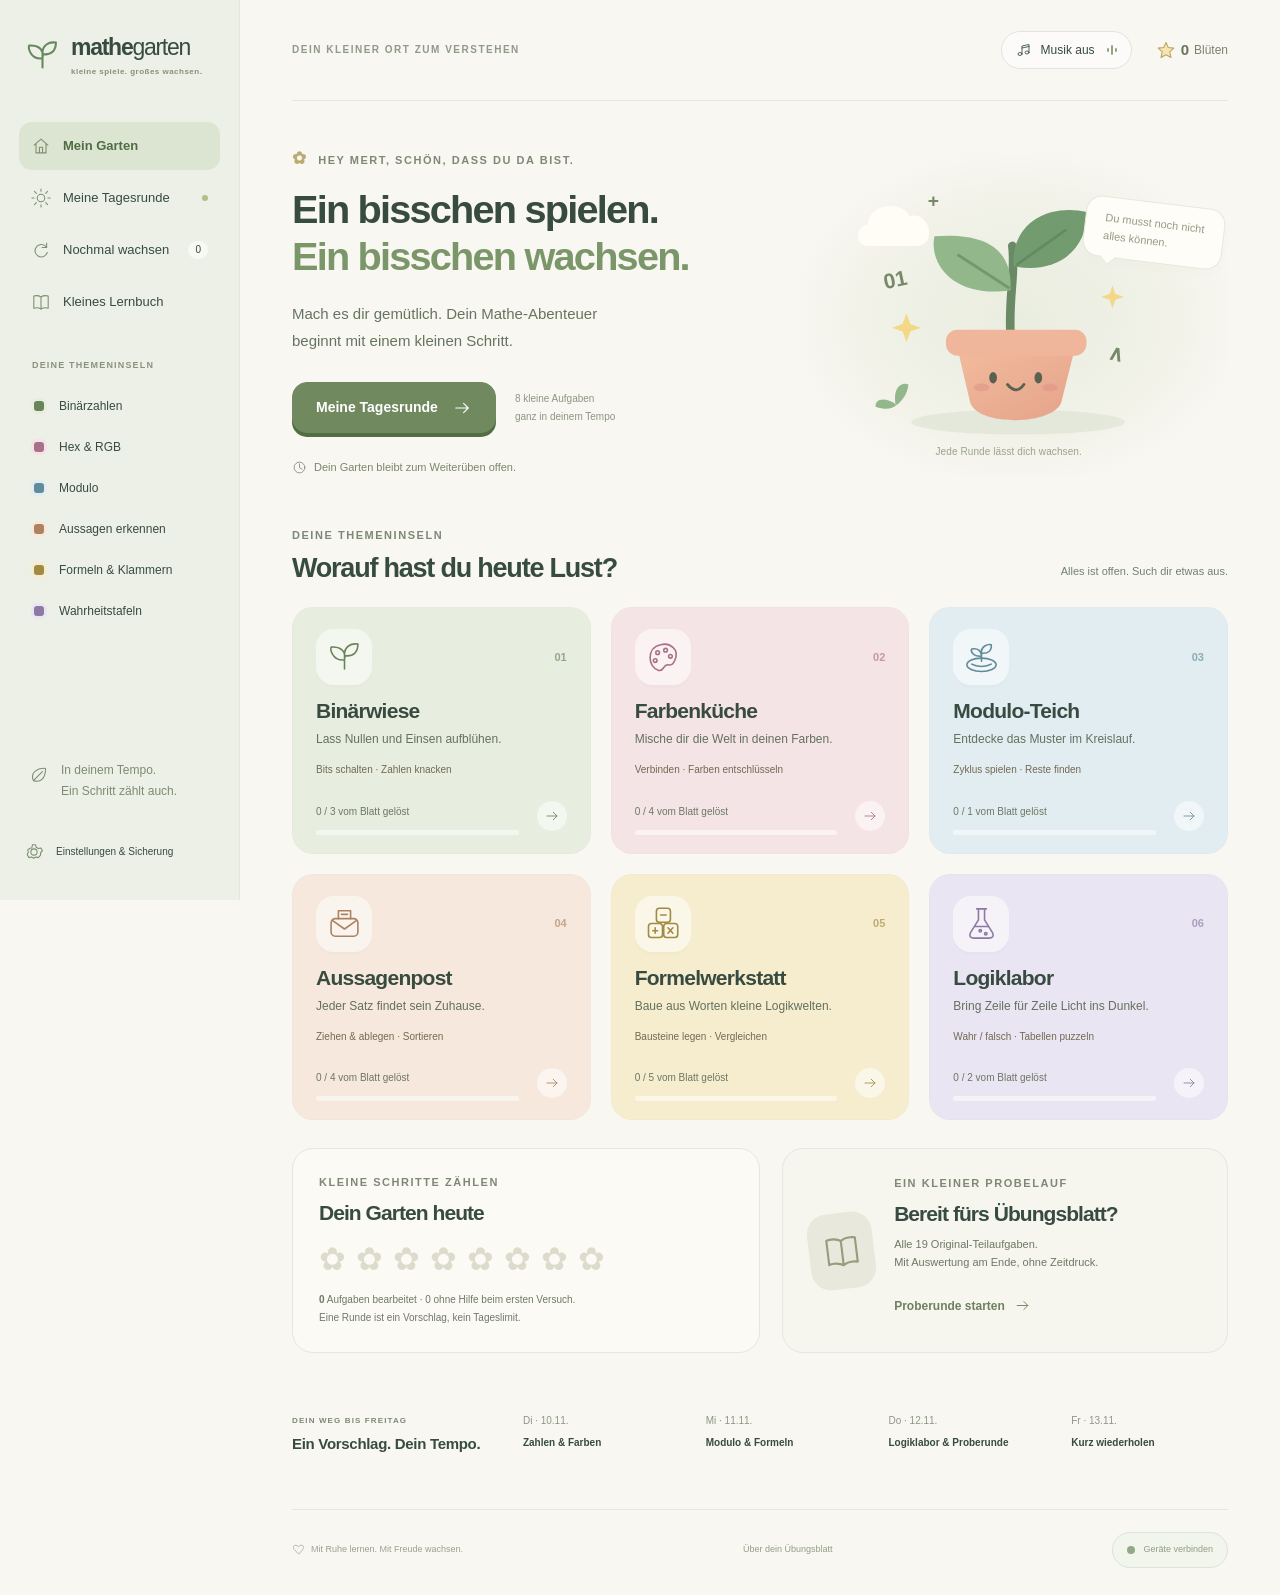
<file: mathegarten/index.html>
<!doctype html>
<html lang="de">
<head><meta charset="utf-8"><meta name="viewport" content="width=device-width,initial-scale=1"><meta name="theme-color" content="#f7f5ee"><meta name="description" content="Dein gemütlicher Mathegarten. Kleine Spiele für Binärzahlen, Farben und Logik – mit deinem Garten auf PC und Handy."><title>Mathegarten · Ein bisschen wachsen</title><link rel="stylesheet" href="style.css"></head>
<body><a class="skip" href="#main">Zum Inhalt</a><div id="app"></div><div id="toast" role="status" aria-live="polite"></div><canvas id="confetti" aria-hidden="true"></canvas><script src="content.js"></script><script src="vendor/supabase.js"></script><script src="cloud-config.js"></script><script src="cloud-model.js"></script><script src="cloud-client.js"></script><script src="app.js"></script></body>
</html>
</file>
<file: sentence-game.css>
/* Use the app's existing palette in both system themes. The game never scrolls. */
[hidden]{display:none!important}
body.learning-games-view .sentence-game-card{overflow:hidden;position:relative;padding:16px}
body.learning-games-view #sentenceGameActive{display:flex;flex-direction:column;gap:10px;height:100%;min-height:0}
body.learning-games-view #sentenceGameActive>*{flex:0 0 auto}
.sentence-game-hud{display:flex;align-items:center;gap:10px;margin:0;padding:0;border:0;background:none;border-radius:0}
.sentence-level-badge{flex-direction:row;gap:7px;min-height:44px;padding:0;border:0;background:none;box-shadow:none}
.sentence-level-badge::after{content:none}
.sentence-level-label{font-size:12px;letter-spacing:0;text-transform:none}
.sentence-level-number,.sentence-level-number.long-level{font-size:32px;line-height:1}
.sentence-task-label{color:var(--muted);font-size:12px;font-weight:800;padding:4px 8px;background:var(--surface-soft);border-radius:8px}
.sentence-mode-label{flex:1;min-width:0;color:var(--muted);font-size:11px;text-align:right}
.sentence-icon{display:inline-flex;align-items:center;justify-content:center;width:36px;height:36px;border:1px solid var(--line);border-radius:12px;background:var(--surface-soft);color:var(--muted);font:inherit;font-weight:850;cursor:pointer;flex-shrink:0}
.sentence-prompt{margin:0;padding:14px;border-radius:16px}
.sentence-prompt-label{font-size:11px;margin-bottom:4px}
.sentence-prompt-text{font-size:20px;line-height:1.3;overflow-wrap:anywhere}
.sentence-zone-label{margin:0 0 6px;font-size:11px}
#answerZone{display:flex;flex-direction:column;align-items:stretch;gap:8px;padding:10px;min-height:80px;border-color:var(--line);background:var(--surface)}
.sentence-group-tabs{display:flex;gap:4px;max-width:100%}
.sentence-group-title{flex:1;min-width:0;min-height:30px;line-height:1.15;padding:5px;border:0;border-radius:8px;background:var(--surface-soft);color:var(--muted);font:inherit;font-size:10px;font-weight:800;cursor:pointer;overflow-wrap:anywhere}
.sentence-group-title[aria-pressed=true]{background:var(--lavender);color:var(--lavender-dark)}
.sentence-group-words{display:flex;flex-wrap:wrap;align-content:flex-start;gap:6px;min-height:42px}
.sentence-group-words:empty::after{content:'…';color:var(--muted);align-self:center;padding:4px}
.sentence-token{font:inherit;font-size:15px;font-weight:850;padding:10px 12px;min-height:40px;max-width:100%;overflow-wrap:anywhere;line-height:1.15}
.sentence-token.is-selected{outline:1px solid var(--lavender-dark);outline-offset:2px;box-shadow:none}
.sentence-token.case-drop-over,.sentence-grammar-card.case-drop-over,.sentence-group-title.drag-over{outline:3px solid var(--lavender-dark);outline-offset:2px}
body.learning-games-view #sentenceGameActive .sentence-bank-area{flex:1 1 auto;min-height:100px;display:flex;flex-direction:column}
.sentence-bank-heading{display:flex;align-items:center;justify-content:space-between;min-height:22px;gap:8px;margin-bottom:6px}
.sentence-bank-heading .sentence-zone-label{margin:0}
.sentence-pages{display:flex;align-items:center;gap:6px;color:var(--muted);font-size:10px}
.sentence-pages .sentence-icon{width:26px;height:24px;border-radius:8px;font-size:16px}
body.learning-games-view #sentenceGameActive #wordBank{flex:1 1 auto;min-height:0;overflow:hidden;display:grid;grid-template-columns:repeat(3,minmax(0,1fr));grid-auto-rows:52px;align-content:start;gap:8px;padding:10px;border-color:var(--line);background:var(--surface-soft)}
#wordBank .sentence-token{padding:9px 6px;min-width:0}
#wordBank .sentence-token,#wordBank .sentence-grammar-card{align-self:stretch}
#wordBank.drag-over,#answerZone .drag-over{border-color:var(--lavender-dark);background:var(--lavender)}
.sentence-grammar-card{display:flex;flex-direction:column;align-items:center;justify-content:center;gap:3px;border:0;border-radius:10px;background:var(--lavender);color:var(--lavender-dark);font:inherit;font-size:14px;font-weight:850;min-width:0;padding:5px 3px;cursor:grab;overflow-wrap:anywhere;line-height:1.1}
#wordBank .sentence-wide-card{grid-column:span 2}
.sentence-form-label{font-size:9px;font-weight:600}
.sentence-grammar-card[aria-pressed=true]{box-shadow:inset 0 0 0 2px var(--lavender-dark)}
.sentence-token,.sentence-grammar-card{touch-action:none;user-select:none;-webkit-user-select:none}
.sentence-token.dragging,.sentence-grammar-card.dragging{opacity:.25}
.sentence-icon:focus-visible,.sentence-token:focus-visible,.sentence-grammar-card:focus-visible,.sentence-group-title:focus-visible{outline:3px solid var(--lavender-dark);outline-offset:3px}
.sentence-feedback{margin:0;min-height:20px;font-size:12px;line-height:1.3}
.sentence-actions{margin:0;display:flex;gap:8px}
.sentence-actions .sentence-btn{flex:1;min-height:46px;font-size:14px}
.sentence-storage-warning{font-size:11px;color:var(--rose-dark);line-height:1.3}
.curriculum-index details{padding:12px 0;border-bottom:1px solid var(--line)}
.curriculum-index summary{cursor:pointer;font-weight:700;line-height:1.5}
.curriculum-index p{font-size:14px;line-height:1.55;margin:9px 0}
@media(max-height:700px){
  body.learning-games-view .sentence-game-card{padding:10px}
  body.learning-games-view #sentenceGameActive{gap:6px}
  .sentence-level-badge{min-height:34px}.sentence-level-number,.sentence-level-number.long-level{font-size:28px}
  .sentence-prompt{padding:10px}.sentence-prompt-text{font-size:17px}.sentence-prompt-label{font-size:10px;margin-bottom:2px}
  #answerZone{padding:7px;gap:5px;min-height:65px}.sentence-group-words{min-height:34px;gap:5px}
  .sentence-token{font-size:13px;min-height:34px;padding:7px 9px}
  body.learning-games-view #sentenceGameActive .sentence-bank-area{min-height:95px}
  body.learning-games-view #sentenceGameActive #wordBank{gap:6px;padding:7px;grid-auto-rows:44px}#wordBank .sentence-token{padding:7px 4px}
  .sentence-grammar-card{font-size:12px}.sentence-form-label{font-size:8px}
  .sentence-actions .sentence-btn{min-height:40px}.sentence-feedback{min-height:16px;font-size:11px}
}
@media(max-height:620px){
  body.learning-games-view.game-mode-active:has(#sentenceBuilder.active) .app{padding-top:max(8px,env(safe-area-inset-top));padding-bottom:max(8px,env(safe-area-inset-bottom))}
  #sentenceBuilder .learn-back{min-height:32px;margin-bottom:6px}
  body.learning-games-view .sentence-game-card{padding:8px}
  .sentence-prompt{padding:8px}.sentence-prompt-text{font-size:15px}
  .sentence-group-title{font-size:9px;min-height:26px}
  .sentence-zone-label{font-size:10px;margin-bottom:4px}
  body.learning-games-view #sentenceGameActive .sentence-bank-area{min-height:64px}
  .sentence-bank-heading{margin-bottom:4px;min-height:20px}
  .sentence-pages .sentence-icon{height:22px}
}
@media(min-width:600px) and (max-height:520px){
  body.learning-games-view.game-mode-active .app{width:min(100%,820px);padding-top:8px;padding-bottom:8px}
  .learn-back{margin-bottom:6px}
  body.learning-games-view #sentenceGameActive{display:grid;grid-template-columns:1fr 1fr;grid-template-rows:auto auto minmax(50px,1fr) auto;gap:6px 12px}
  .sentence-game-hud{grid-column:1/-1}.sentence-prompt{grid-column:1;grid-row:2}
  .sentence-construction{grid-column:1;grid-row:3;min-height:0}
  #answerZone{min-height:calc(100% - 17px)}
  body.learning-games-view #sentenceGameActive .sentence-bank-area{grid-column:2;grid-row:2/4;min-height:0}
  .sentence-feedback{grid-column:1;grid-row:4;align-self:center}.sentence-actions{grid-column:2;grid-row:4}
}
</file>
<file: grammar.css>
/* Distinct category colours, shared across dictionary, cards and sentence game. */
:root{
  --adverb:#b8e5f3;--adverb-soft:#e9f7fc;--adverb-dark:#246477;
  --postposition:#edce90;--postposition-soft:#faf2df;--postposition-dark:#76551e;
  --negation:#bed4af;--negation-soft:#eef5e8;--negation-dark:#4c6639;
  --interjection:#ddbda6;--interjection-soft:#f8eee6;--interjection-dark:#745440;
}
.word-row.adverb,.quiz-card.adverb{background:var(--adverb-soft);border-color:var(--adverb)}
.type-badge.adverb,.quiz-type.adverb,.sentence-token.word-type-adverb{background:var(--adverb);color:var(--adverb-dark)}
.quiz-card.adverb .answer-text{color:var(--adverb-dark)}
.word-row.postposition,.quiz-card.postposition{background:var(--postposition-soft);border-color:var(--postposition)}
.type-badge.postposition,.quiz-type.postposition,.sentence-token.word-type-postposition{background:var(--postposition);color:var(--postposition-dark)}
.quiz-card.postposition .answer-text{color:var(--postposition-dark)}
.word-row.negation,.quiz-card.negation{background:var(--negation-soft);border-color:var(--negation)}
.type-badge.negation,.quiz-type.negation,.sentence-token.word-type-negation{background:var(--negation);color:var(--negation-dark)}
.quiz-card.negation .answer-text{color:var(--negation-dark)}
.word-row.interjection,.quiz-card.interjection{background:var(--interjection-soft);border-color:var(--interjection)}
.type-badge.interjection,.quiz-type.interjection,.sentence-token.word-type-interjection{background:var(--interjection);color:var(--interjection-dark)}
.quiz-card.interjection .answer-text{color:var(--interjection-dark)}
.grammar-card summary{font-weight:800;cursor:pointer;line-height:1.4}
.type-badge+.type-badge{margin-left:5px}
.grammar-card[open] summary{margin-bottom:12px}
.grammar-entry{width:100%;text-align:left;font:inherit;color:var(--text);cursor:pointer}
.grammar-entry.locked>*{pointer-events:none}
.grammar-entry .word-tr{overflow-wrap:anywhere}
.grammar-entry.neutral{background:var(--surface-soft);border-color:var(--line)}
@media(prefers-color-scheme:dark){
  :root{
    --adverb:#235a6c;--adverb-soft:#142e37;--adverb-dark:#a7deef;
    --postposition:#6e5325;--postposition-soft:#332918;--postposition-dark:#e7c886;
    --negation:#445e35;--negation-soft:#222f1a;--negation-dark:#c1dcae;
    --interjection:#694b37;--interjection-soft:#30251e;--interjection-dark:#e6c9b4;
  }
  .grammar-entry.neutral{background:var(--surface-soft);border-color:var(--line)}
}
</file>
<file: grammar-course.css>
/* Reuses the dictionary colours and the word trainer's controls. */
.grammar-topic{margin:16px 0 0;padding:14px;border-radius:20px;background:var(--surface-soft)}
.grammar-topic h3{margin:0 0 10px;font-size:.95rem;font-weight:850;color:var(--text)}
.grammar-topic-rules{display:grid;gap:8px}
.grammar-rule{position:relative;overflow:hidden;display:flex;align-items:center;justify-content:space-between;gap:12px;width:100%;min-height:64px;padding:12px 14px;border:1px solid transparent;border-radius:18px;color:var(--text);text-align:left;cursor:pointer;font-family:inherit}
.grammar-rule.blue{background:var(--blue)}
.grammar-rule.lavender{background:var(--lavender)}
.grammar-rule.noun{background:var(--noun-soft)}
.grammar-rule.verb{background:var(--verb-soft)}
.grammar-rule.adj{background:var(--adj-soft)}
.grammar-rule.questionword{background:var(--questionword-soft)}
.grammar-rule.polite{background:var(--polite-soft)}
.grammar-rule.conjunction{background:var(--conjunction-soft)}
.grammar-rule.response{background:var(--response-soft)}
.grammar-rule.demonstrative{background:var(--demonstrative-soft)}
.grammar-rule.phrase{background:var(--phrase-soft)}
.grammar-rule-content{display:grid;gap:4px;min-width:0}
.grammar-rule-title{font-size:.96rem;font-weight:800}
.grammar-rule-forms{font-size:.8rem;color:var(--muted);overflow-wrap:anywhere}
.grammar-rule-status{flex-shrink:0;color:var(--verb-dark);font-weight:850}
.grammar-rule.locked{cursor:default}
.grammar-rule.locked>*{filter:blur(6px);opacity:.42;pointer-events:none}
.grammar-rule.locked::after{content:"Gesperrt";position:absolute;inset:0;display:grid;place-items:center;background:rgba(248,245,242,.18);color:#514b48;font-size:.86rem;font-weight:900;letter-spacing:.025em;text-shadow:0 1px 10px rgba(255,255,255,.95);pointer-events:none}
.grammar-primary{min-height:44px;padding:10px 14px;border:0;border-radius:14px;background:var(--blue);color:var(--blue-dark);font-family:inherit;font-weight:800;cursor:pointer}
.grammar-trainer{display:flex;flex-direction:column;gap:0;min-height:0;height:100%}
.grammar-trainer[hidden]{display:none}
body.grammar-training-view .app{padding-bottom:calc(44dvh + 12px + env(safe-area-inset-bottom))}
body.grammar-training-view .grammar-trainer .typing-game-card{flex:1 1 auto;overflow-y:auto;overscroll-behavior:contain}
.grammar-exercise-title{font-size:1rem;font-weight:850;margin:0 0 6px}
.grammar-rule-help{margin:0 0 10px;font-size:.78rem;line-height:1.4;color:var(--muted)}
.grammar-prompt-text{font-size:clamp(1.05rem,4.6vw,1.6rem);line-height:1.25;letter-spacing:-.02em}
#grammarAnswer{font-size:1.05rem;flex-shrink:0}
#grammarAnswer.empty{font-size:.95rem}
#grammarKeyboard .key:disabled{opacity:.6;cursor:default}
@media(prefers-color-scheme:dark){.grammar-rule.locked::after{background:rgba(23,20,18,.18);color:#eee5df;text-shadow:0 1px 10px rgba(0,0,0,.75)}}
:root{--determiner:#b9d4ef;--determiner-soft:#e9f2fc;--determiner-dark:#315d8b}
.word-row.determiner,.quiz-card.determiner{background:var(--determiner-soft);border-color:var(--determiner)}
.type-badge.determiner,.quiz-type.determiner,.sentence-token.word-type-determiner{background:var(--determiner);color:var(--determiner-dark)}
.quiz-card.determiner .answer-text{color:var(--determiner-dark)}
@media(prefers-color-scheme:dark){:root{--determiner:#354f69;--determiner-soft:#26394d;--determiner-dark:#b3d6fb}}
</file>
<file: motion.css>
:root{--motion-ease:cubic-bezier(.2,.8,.2,1);--app-keyboard-height:max(44dvh,calc(154px + max(10px,env(safe-area-inset-bottom))))}
.app{position:relative;overflow-x:clip}
.view.motion-leaving,.view.motion-swipe-preview{display:block;position:absolute;pointer-events:none;z-index:2}
.view.motion-swipe-preview{z-index:1}
.view.nav-slide-from-left,.view.nav-slide-from-right{animation:none}
.bottom-nav::before{transition:transform 220ms var(--motion-ease)}
.bottom-nav.motion-following::before{transition:none}
header{transition:transform 240ms var(--motion-ease),opacity 180ms var(--motion-ease)}
.bottom-nav-wrap{transition:transform 240ms var(--motion-ease),opacity 180ms var(--motion-ease)}
button,.quiz-card{transition:transform 160ms var(--motion-ease),background-color 140ms ease,border-color 140ms ease}
button:not(:disabled):active,.quiz-card:active{transform:scale(.98);transition-duration:80ms}
button:disabled{transform:none}
.answer-letter{display:inline-block;white-space:pre}
.motion-snapshot{overflow:hidden;user-select:none}
.drag-ghost{transform:none;transform-origin:center;will-change:transform;transition:none}
.sentence-token,.sentence-grammar-card{will-change:auto}
.key:active{background:var(--surface-soft)}
.custom-keyboard{-webkit-text-size-adjust:100%;text-size-adjust:100%}
.custom-keyboard .key,
body.learning-games-view .custom-keyboard .key{
  font-size:1.08rem;line-height:1;font-family:inherit;
  transition:transform 60ms linear,background-color 50ms linear,border-color 50ms linear;
}
.custom-keyboard .key:not(:disabled):active{transform:translateY(1px);transition-duration:35ms}
.bar-fill{transition:width 220ms var(--motion-ease)}
body.learning-games-view #typingTrainer .custom-keyboard,
body.grammar-training-view #grammarTrainer .custom-keyboard{height:var(--app-keyboard-height);min-height:var(--app-keyboard-height);max-height:none}
body.learning-games-view #typingTrainer #typingGameActive{padding-bottom:var(--app-keyboard-height)}
body.grammar-training-view .app{padding-bottom:calc(var(--app-keyboard-height) + 12px + env(safe-area-inset-bottom))}
.keyboard-row .key.delete{flex:1.2 1 0}
.word-search{position:relative}
.word-search .search{padding-right:44px}
.clear-word-search{position:absolute;right:7px;top:7px;width:34px;height:34px;display:grid;place-items:center;border:0;border-radius:10px;background:transparent;color:var(--muted);cursor:pointer}
.clear-word-search[hidden],.search-keyboard[hidden]{display:none}
:root{--search-keyboard-height:max(32dvh,calc(210px + env(safe-area-inset-bottom)))}
body.word-search-open .app{padding-bottom:calc(var(--search-keyboard-height) + 16px)}
body.word-search-open .bottom-nav-wrap{visibility:hidden;pointer-events:none;opacity:0}
.search-keyboard{position:fixed;z-index:20000;left:50%;bottom:0;transform:translateX(-50%);width:min(100vw,520px);height:var(--search-keyboard-height);margin:0;padding:10px 7px max(10px,env(safe-area-inset-bottom));border-radius:22px 22px 0 0;border-left:0;border-right:0;border-bottom:0;box-shadow:0 -12px 32px rgba(70,54,46,.16);isolation:isolate}
.search-keyboard[inert]{pointer-events:none}
.search-keyboard .keyboard-row{flex:1 1 0;min-height:0}
.search-keyboard .key{height:auto;min-height:0;padding:0 2px}
.search-keyboard .key.language{flex:1.7 1 0}
.search-keyboard .key.check{flex:2 1 0}
@media(max-width:360px){
  body.learning-games-view #typingTrainer .custom-keyboard,
  body.grammar-training-view #grammarTrainer .custom-keyboard{padding-left:4px;padding-right:4px}
  body.learning-games-view .keyboard-row{gap:2px}
  .keyboard-row .key.delete{flex:1 1 0}
  .search-keyboard{padding-left:4px;padding-right:4px}
  .search-keyboard .keyboard-row{gap:2px}
}
@media(prefers-reduced-motion:reduce){
  *,*::before,*::after{animation:none!important;transition:none!important;scroll-behavior:auto!important}
  .view.motion-leaving,.view.motion-swipe-preview{display:none}
}
</file>
<file: keyboard.css>
/* Shared DE/TR key positions, with the app palette and floating actions. */
:root{
  --app-keyboard-height:calc(clamp(252px,72vw,366px) + max(6px,env(safe-area-inset-bottom)));
  --search-keyboard-height:var(--app-keyboard-height);
  --keyboard-gap:clamp(4px,1.35vw,7px);
  --keyboard-row-gap:clamp(5px,1.5vw,8px);
  --keyboard-letter-size:clamp(1.08rem,5.4vw,1.76rem);
}
body .custom-keyboard{
  --keyboard-columns:11;
  --keyboard-letter-width:calc((100% - (var(--keyboard-columns) - 1) * var(--keyboard-gap)) / var(--keyboard-columns));
  display:grid;grid-template-rows:.85fr .74fr 1fr 1fr 1fr .9fr;
  gap:var(--keyboard-row-gap);padding:10px 6px max(6px,env(safe-area-inset-bottom));
  background:var(--bg);border:0;border-radius:0;box-shadow:none;color:var(--text);
  -webkit-user-select:none;user-select:none;touch-action:manipulation;
}
body .custom-keyboard[lang='tr']{--keyboard-columns:12}
body.learning-games-view #typingTrainer .custom-keyboard,
body.grammar-training-view #grammarTrainer .custom-keyboard,
body .search-keyboard{
  height:var(--app-keyboard-height);min-height:var(--app-keyboard-height);max-height:var(--app-keyboard-height);
  gap:var(--keyboard-row-gap);padding:10px 6px max(6px,env(safe-area-inset-bottom));border:0;border-radius:0;box-shadow:none;
}
body .custom-keyboard .keyboard-row{
  position:relative;display:flex;justify-content:center;gap:var(--keyboard-gap);min-height:0;flex:none;
}
body .custom-keyboard .key,
body.learning-games-view .custom-keyboard .key{
  height:100%;min-height:0;min-width:0;flex:1 1 0;padding:0;
  display:flex;align-items:center;justify-content:center;
  border:1px solid var(--line);border-radius:clamp(6px,1.7vw,10px);
  box-shadow:0 2px 3px rgba(70,54,46,.06);
  background:var(--surface);color:var(--text);font-family:inherit;font-weight:500;
  font-size:var(--keyboard-letter-size);line-height:1;
  transition:transform 60ms linear,background-color 50ms linear;
}
body .custom-keyboard .key.letter{flex:0 0 var(--keyboard-letter-width)}
body .custom-keyboard .key.number{font-size:calc(var(--keyboard-letter-size) * .95);background:var(--surface-soft)}
body .custom-keyboard .key.shift,body .custom-keyboard .key.delete{background:var(--lavender);border-color:transparent;flex:1 1 0}
body .custom-keyboard[lang='de'] .last-letters .shift,
body .custom-keyboard[lang='de'] .last-letters .delete{flex:0 0 calc(var(--keyboard-letter-width) * 1.5)}
.keyboard-spacer{flex:1 1 0;min-width:0;pointer-events:none}
body .custom-keyboard .keyboard-row.actions{
  gap:10px;padding:0 clamp(12px,4vw,22px) 4px;
}
body .custom-keyboard .actions .key{
  border:0;border-radius:999px;box-shadow:0 4px 10px rgba(70,54,46,.12);
}
body .custom-keyboard .keyboard-row.controls{
  padding:0 clamp(20px,6vw,32px);
}
body .custom-keyboard .key.utility,body .custom-keyboard .key.space{
  font-size:clamp(.76rem,3.2vw,1rem);line-height:1.1;font-weight:750;
}
body .custom-keyboard .key.skip{background:var(--rose)}
body .custom-keyboard .key.language{background:var(--blue)}
body .custom-keyboard .key.space{background:var(--blue);border-color:transparent;border-radius:12px}
body .custom-keyboard .key.check{background:var(--verb);font-size:var(--keyboard-letter-size)}
.key-icon{width:1.35em;height:1.35em;pointer-events:none}
body .custom-keyboard .key:focus-visible{outline:2px solid var(--lavender-dark);outline-offset:2px}
body .custom-keyboard .key.shift[aria-pressed='true']{background:var(--lavender-dark);color:var(--surface)}
.key.shift[aria-pressed='true'] .key-icon{fill:currentColor}
body .custom-keyboard .key:not(:disabled):active{transform:translateY(1px);background:var(--surface-soft);transition-duration:35ms}
body .custom-keyboard .key.skip:not(:disabled):active{background:color-mix(in srgb,var(--rose) 85%,var(--text))}
body .custom-keyboard .key.check:not(:disabled):active{background:color-mix(in srgb,var(--verb) 85%,var(--text))}
body .custom-keyboard .key.language:not(:disabled):active,
body .custom-keyboard .key.space:not(:disabled):active{background:color-mix(in srgb,var(--blue) 85%,var(--text))}
body .custom-keyboard .key:disabled{opacity:.5}
body .custom-keyboard .key.letter[data-variants]{position:relative;touch-action:none;-webkit-touch-callout:none}
body .custom-keyboard .key.letter[data-variants]::before{
  content:'…';position:absolute;right:3px;top:1px;font-size:10px;line-height:1;opacity:.6;pointer-events:none;
}
body .custom-keyboard .keyboard-variants{
  position:absolute;bottom:calc(100% + 6px);z-index:10;box-sizing:border-box;
  display:flex;flex-wrap:wrap;gap:4px;width:max-content;max-width:100%;padding:6px;
  border:1px solid var(--line);border-radius:14px;background:var(--surface);
  box-shadow:0 4px 18px #0003;touch-action:none;-webkit-touch-callout:none;
}
body .custom-keyboard .key.keyboard-variant{flex:0 0 40px;width:40px;height:46px;min-height:46px;cursor:pointer}
body .custom-keyboard .key.keyboard-variant.is-selected,
body .custom-keyboard .key.keyboard-variant:focus-visible{background:var(--lavender-dark);color:var(--surface)}
@media(orientation:landscape) and (max-height:500px){
  :root{
    --app-keyboard-height:calc(50dvh + max(6px,env(safe-area-inset-bottom)));
    --keyboard-row-gap:4px;--keyboard-letter-size:clamp(1rem,5dvh,1.4rem);
  }
  body .custom-keyboard,body.learning-games-view #typingTrainer .custom-keyboard,
  body.grammar-training-view #grammarTrainer .custom-keyboard,body .search-keyboard{padding-top:6px}
  body .custom-keyboard .keyboard-row.actions{padding-bottom:0}
}
</file>
<file: guided-learning.css>
.word-study{display:flex;flex-direction:column;align-items:stretch;gap:12px;width:100%;min-height:0;padding:14px 0;color:var(--text)}
.word-study[hidden]{display:none}.study-progress{font-size:12px;font-weight:750;color:var(--muted);text-align:center}
body.learning-games-view #typingTrainer .typing-game-card[hidden]{display:none}
.study-word{display:flex;align-items:center;justify-content:center;min-height:90px;flex:1;max-height:240px;padding:18px;border-radius:24px;background:var(--lavender);overflow-wrap:anywhere;line-height:1.3}
.study-prompt{text-align:center;font-size:clamp(20px,6vw,32px);font-weight:800}.study-options{display:grid;grid-template-columns:1fr 1fr;gap:10px}
.study-button,.study-option{font:inherit;border:1px solid var(--line);border-radius:15px;min-height:46px;padding:12px;background:var(--surface);color:var(--text);font-weight:750;cursor:pointer}.study-button.primary{background:var(--verb);color:var(--verb-dark);border:0}
.study-button.study-audio{align-self:center;color:var(--lavender-dark)}.word-study .typing-feedback:empty{display:none}.study-button:focus-visible,.study-option:focus-visible{outline:2px solid var(--lavender-dark);outline-offset:3px}
.study-alternative{border:0;background:none;color:var(--muted);font:inherit;font-size:12px;padding:8px;cursor:pointer}.study-option:disabled{opacity:.6}.study-solution{display:grid;gap:8px;padding:20px;border-radius:20px;background:var(--noun-soft);border:1px solid var(--line);text-align:center}.study-solution strong{font-size:24px;color:var(--text)}.study-language{font-size:11px;font-weight:700;color:var(--muted)}
.grammar-levels{display:grid;grid-template-columns:repeat(2,minmax(0,1fr));gap:9px}.grammar-level{font:inherit;display:flex;flex-direction:column;gap:6px;text-align:left;border:0;border-radius:17px;padding:14px;background:var(--lavender);color:var(--text);min-height:78px}.grammar-level:nth-child(4n+2){background:var(--noun)}.grammar-level:nth-child(4n+3){background:var(--verb)}.grammar-level:nth-child(4n){background:var(--adj)}.grammar-level:disabled{opacity:.38;filter:saturate(.45)}.grammar-level small{font-size:11px;color:var(--muted)}.grammar-level.current{outline:2px solid var(--lavender-dark);outline-offset:2px}.grammar-rule-view{padding:16px;background:var(--surface);border-radius:22px;display:flex;flex-direction:column;gap:12px}.grammar-rule-view p{line-height:1.55}.grammar-level-heading{font-size:15px;margin:18px 0 10px}
.sentence-reading{display:flex;flex-direction:column;gap:10px;flex:1;min-height:0}.sentence-reading .typing-answer{min-height:55px}.sentence-reading .custom-keyboard{margin-top:auto}.sentence-reading[hidden]{display:none}
body.learning-games-view #typingTrainer .word-study{flex:1;overflow:hidden}body.learning-games-view #typingTrainer .word-study .study-word{max-height:calc(100dvh - 230px)}
body .unlock-floating:disabled{opacity:.55;pointer-events:none}body.learning-games-view #sentenceGameActive.reading-mode .sentence-bank-area{display:none!important}body.learning-games-view #sentenceGameActive.reading-mode #answerZone{display:none}
@media(max-height:650px){.word-study{gap:7px;padding:5px 0}.study-word{min-height:60px;padding:10px}.study-solution{padding:12px}.study-solution strong{font-size:20px}}
@media(prefers-reduced-motion:no-preference){.study-button,.study-option,.grammar-level{transition:background-color 70ms,opacity 90ms}.study-button:active,.study-option:active{filter:brightness(.96)}}

.grammar-level-section{margin:12px 0}.grammar-level-section summary{cursor:pointer;list-style:none;padding:12px;border-radius:14px;background:var(--surface-soft)}.grammar-level-section summary::after{content:"＋";float:right}.grammar-level-section[open] summary::after{content:"−"}
body.learning-games-view #sentenceGameActive.reading-mode .sentence-construction{display:none}body.learning-games-view #sentenceGameActive.reading-mode .sentence-actions:has(#sentenceNextButton[hidden]){display:none}body.learning-games-view #sentenceReadingKeyboard{height:var(--app-keyboard-height);min-height:var(--app-keyboard-height);max-height:var(--app-keyboard-height)}.sentence-reading .typing-answer{overflow-wrap:anywhere;max-height:90px;overflow:auto}
.study-option.word-type-noun{background:var(--noun)}.study-option.word-type-verb{background:var(--verb)}.study-option.word-type-adj{background:var(--adj)}.study-option.word-type-pronoun{background:var(--blue)}
.study-option.is-correct{background:var(--verb);color:var(--verb-dark);border-color:var(--verb-dark);box-shadow:inset 0 0 0 1px var(--verb-dark)}.study-option.is-incorrect{background:var(--rose);color:var(--rose-dark);border-color:var(--rose-dark);box-shadow:inset 0 0 0 1px var(--rose-dark)}.study-option.is-correct:disabled,.study-option.is-incorrect:disabled{opacity:1}.study-option-status{display:block;margin-top:4px;font-size:11px;line-height:1.25}
.study-result{flex:none;display:grid;gap:4px;padding:10px 12px;border:1px solid var(--verb-dark);border-radius:15px;background:var(--verb-soft);color:var(--verb-dark)}.study-result.incorrect{border-color:var(--rose-dark);background:var(--rose);color:var(--rose-dark)}.study-result-heading{display:flex;align-items:center;justify-content:space-between;gap:10px}.study-result-heading strong{font-size:17px}.study-result p{margin:0;line-height:1.35;font-size:14px}.study-result p.study-result-hint{font-size:12px}.study-result .study-audio{min-height:30px;padding:4px 8px;font-size:12px;color:inherit;border-color:currentColor;background:transparent}
.word-study.has-result{gap:8px}.word-study.has-result .study-word{flex:0 1 auto;min-height:50px;padding:8px 12px;font-size:clamp(18px,4.5vw,26px)}.word-study.has-result .study-option{padding:8px}
.study-solution.incorrect{background:var(--rose);border-color:var(--rose-dark);color:var(--rose-dark)}.study-solution.incorrect strong{color:inherit}.study-solution .study-result-title{font-size:17px}

.answer-caret{display:inline-block;border-left:2px solid var(--lavender-dark);height:1.15em;vertical-align:-.15em;margin:0 1px}.answer-glyph{white-space:pre-wrap}.study-setting{display:flex;gap:8px;align-items:center;font-size:12px;padding:5px}.study-settings{font-size:12px;margin-top:0;position:absolute;right:12px;top:0;background:var(--bg);z-index:2;border-radius:12px}.word-study{position:relative}body .custom-keyboard .key.symbols{flex:0 0 50px}.key.letter{position:relative}.key.letter[data-preview]::after{content:attr(data-preview);position:absolute;bottom:calc(100% + 5px);left:50%;transform:translateX(-50%);padding:8px 14px;border-radius:12px;background:var(--surface);color:var(--text);border:1px solid var(--line);font-size:var(--keyboard-letter-size);box-shadow:0 3px 8px #0002;pointer-events:none;z-index:4}

body.learning-games-view #sentenceGameActive.reading-mode{display:flex;box-sizing:border-box}body.learning-games-view #sentenceGameActive.reading-writing{padding-bottom:var(--app-keyboard-height)}body.learning-games-view #sentenceReadingKeyboard{position:fixed;z-index:20000;left:50%;bottom:0;transform:translateX(-50%);width:min(100vw,520px);margin:0}body.learning-games-view #sentenceGameActive.reading-mode .sentence-prompt-text{font-size:clamp(13px,2.3dvh,18px)}

.sound-toggle{width:32px;height:32px;padding:0;border:0;border-radius:50%;background:var(--lavender);color:var(--lavender-dark);font:inherit;font-size:20px;cursor:pointer}.sound-toggle[aria-pressed="false"]{opacity:.6}.sentence-reading-options{display:grid;gap:8px;min-height:0}.sentence-reading-options[hidden],#sentenceReadingAnswer[hidden]{display:none}.sentence-reading-options .study-option{text-align:left;font-size:clamp(12px,1.9dvh,16px);min-height:44px;padding:10px}.sentence-reading-options .study-option[aria-pressed="true"]{outline:2px solid var(--lavender-dark)}
body.learning-games-view #sentenceGameActive.reading-mode .sentence-actions:has(#sentenceNextButton[hidden]):has(#sentenceUnknownButton:not([hidden])){display:flex}
#profileSoundSlot:empty,#sentenceSoundSlot:empty{display:none}
.portion-progress{display:block;width:100%;height:4px;flex:none;border:0;border-radius:4px;overflow:hidden;accent-color:var(--lavender-dark);background:var(--line)}.portion-progress::-webkit-progress-bar{background:var(--line)}.portion-progress::-webkit-progress-value{background:var(--lavender-dark)}.portion-progress::-moz-progress-bar{background:var(--lavender-dark)}
.portion-break{display:flex;flex-direction:column;justify-content:center;gap:12px;width:100%;max-width:380px;margin:auto;text-align:center;padding:20px 0;color:var(--text);box-sizing:border-box}.portion-break[hidden]{display:none}.portion-break h2{margin:0;font-size:clamp(23px,6vw,30px)}.portion-detail{color:var(--muted);font-size:14px;margin:0 0 10px}.portion-break .study-button{width:100%}

.sound-toggle{width:auto;min-width:68px;height:32px;padding:0 8px;display:inline-flex;align-items:center;gap:4px;border-radius:12px;font-size:10px;font-weight:750;white-space:nowrap}.sound-toggle svg{width:19px;height:19px;flex:none}.sound-toggle[aria-pressed="false"]{opacity:1;background:var(--surface-soft);color:var(--muted)}
</file>
<file: interest-practice.css>
/* Shared palette and fixed exercise surface, with one compact mode switch. */
.practice-modes{display:grid;grid-template-columns:repeat(4,minmax(0,1fr));gap:4px;margin:0 0 14px;padding:4px;border-radius:16px;background:var(--surface)}
.practice-mode{min-width:0;padding:8px 2px;border:0;border-radius:12px;background:transparent;color:var(--muted);font:inherit;font-size:12px;font-weight:750;transition:background .13s,color .13s,transform .1s}
.practice-mode[aria-pressed="true"]{background:var(--lavender);color:var(--lavender-dark)}
.practice-mode:active,.practice-option:active,.practice-button:active{transform:scale(.98)}
#interestPractice{min-height:0}#interestPractice .sentence-game-card{gap:8px;justify-content:flex-start}
.practice-caption{font-size:11px;font-weight:750;color:var(--muted)}
#practicePrompt{font-size:19px;line-height:1.2;margin:0;outline:none}
#practiceBody{display:flex;flex-direction:column;gap:10px;min-height:0;flex:1;justify-content:center}
.practice-context,.practice-muted{font-size:13px;line-height:1.35;color:var(--muted);margin:0}
.practice-message,.practice-intent,.practice-example{font-size:clamp(15px,3.9vw,19px);line-height:1.4;margin:0;overflow-wrap:anywhere}
.practice-message{background:var(--lavender);color:var(--lavender-dark);padding:13px 15px;border-radius:18px 18px 18px 5px}
.practice-example{color:var(--muted);font-size:14px}
.practice-options{display:grid;gap:8px}
.practice-option,.practice-button,.practice-play{border:1px solid var(--line);border-radius:15px;background:var(--surface);color:var(--text);padding:12px 14px;min-height:44px;font:inherit;font-size:14px;line-height:1.3;transition:transform .1s,background .13s;overflow-wrap:anywhere}
.practice-option{text-align:left}.practice-option.correct{background:var(--verb);color:var(--verb-dark);border-color:transparent}
.practice-option:disabled:not(.correct){opacity:.62}
.practice-button,.practice-play{background:var(--lavender);color:var(--lavender-dark);border-color:transparent;font-weight:750}
.practice-link{padding:5px 0;min-height:32px;border:0;background:transparent;color:var(--muted);font:inherit;font-size:12px;text-decoration:underline;text-underline-offset:3px;align-self:flex-start}
#practiceActions{display:flex;gap:12px;align-items:center}#practiceActions .practice-button{flex:1}
#practiceFeedback,#practiceStorage{font-size:13px;line-height:1.3;margin:0;color:var(--muted)}
#practiceAnswer{min-height:50px;max-height:112px;overflow:auto;white-space:pre-wrap;overflow-wrap:anywhere;padding:10px 12px;border-radius:14px;border:1px solid var(--line);font-size:17px;line-height:1.45;color:var(--text);background:var(--surface)}
#practiceAnswer.empty{color:var(--muted)}
#practiceKeyboard{position:fixed;bottom:0;left:50%;transform:translateX(-50%);width:min(100%,520px);height:var(--app-keyboard-height);min-height:var(--app-keyboard-height);max-height:var(--app-keyboard-height);z-index:20000}
#interestPractice.practice-writing{padding-bottom:var(--app-keyboard-height);box-sizing:border-box}
.practice-writing #practiceBody{justify-content:flex-start;gap:7px}.practice-writing .practice-message{padding:8px 12px}
@media(max-height:700px){#interestPractice .sentence-game-card{padding:10px;gap:5px}#practiceBody{gap:7px}.practice-option{padding:9px 12px}.practice-message,.practice-intent{font-size:15px}.practice-writing .practice-context{display:none}}
@media(max-height:500px) and (min-width:600px){#practiceBody{display:grid;grid-template-columns:1fr 1fr;gap:8px}.practice-options{grid-column:2;grid-row:1 / span 5}.practice-writing #practiceBody{display:flex}#practiceKeyboard{left:auto;right:0;transform:none;width:50%}#interestPractice.practice-writing{padding:0 51% 0 0}}
@media(prefers-reduced-motion:reduce){.practice-mode,.practice-option,.practice-button{transition:none}}
</file>
<file: duel.css>
/* Keep the scoreboard in its own grid row. Only the lower stage can move. */
body.learning-games-view #sentenceGameActive>.sentence-duel {
  flex:0 1 clamp(112px,19dvh,172px);
  min-height:96px;
  max-height:172px;
}
.sentence-duel {
  display:grid;
  grid-template-rows:auto minmax(0,1fr);
  isolation:isolate;
  container-type:inline-size;
  width:100%;
  box-sizing:border-box;
  overflow:hidden;
  border:1px solid var(--line);
  border-radius:18px;
  background:var(--surface-soft);
  color:var(--text);
  --duel-enemy:var(--verb);
  --duel-outline:var(--verb-dark);
  --stage-sky:color-mix(in srgb,var(--surface) 58%,var(--stage-tint));
  --stage-light:color-mix(in srgb,var(--surface) 83%,var(--stage-tint));
  --stage-far:color-mix(in srgb,var(--stage-sky) 76%,var(--muted));
  --stage-prop:color-mix(in srgb,var(--stage-sky) 57%,var(--muted));
  --stage-ground:color-mix(in srgb,var(--surface-soft) 52%,var(--stage-tint));
}
.duel-header {
  display:grid;
  grid-template-columns:minmax(0,1fr) auto minmax(0,1fr);
  align-items:center;
  gap:5px;
  padding:5px 9px;
  background:var(--surface-soft);
  border-bottom:1px solid var(--line);
  font-size:10px;
  line-height:1.15;
  font-weight:800;
}
.duel-team-label,.duel-foe-label{display:flex;flex-wrap:wrap;align-items:center;gap:3px 5px;min-width:0}
.duel-foe-label{justify-content:flex-end;text-align:right}
.duel-hearts{display:inline-flex;gap:2px}
.duel-heart{width:10px;height:10px;color:var(--rose-dark)}
.duel-heart svg{display:block;width:100%;height:100%;fill:currentColor}
.duel-heart.is-empty{opacity:.22}
.duel-health{width:46px;height:4px;appearance:none;border:0;border-radius:4px;overflow:hidden;background:var(--line);accent-color:var(--lavender-dark)}
.duel-health::-webkit-progress-bar{background:var(--line)}.duel-health::-webkit-progress-value{background:var(--lavender-dark)}.duel-health::-moz-progress-bar{background:var(--lavender-dark)}
.duel-remaining,.duel-status{font-size:9px}.duel-status{text-align:center;color:var(--lavender-dark)}
.duel-scene{position:relative;container-type:size;min-height:0;overflow:hidden;pointer-events:none;background:linear-gradient(var(--stage-sky),var(--stage-light))}
.duel-landscape,.duel-landscape svg{position:absolute;inset:0;width:100%;height:100%;display:block}
.duel-actor{position:absolute;bottom:2%;aspect-ratio:12/13;transform-origin:50% 90%}
.duel-andre{left:3%;width:min(22%,73cqh,95px)}.duel-ben{left:26%;width:min(16%,53cqh,64px)}.duel-enemy{right:5%;width:min(22%,65cqh,85px)}
.duel-sprite,.duel-sprite svg{display:block;width:100%;height:100%;transform-origin:50% 90%}
.duel-eyes,.duel-tail,.duel-ben-head,.duel-strike-paw,.duel-front-paw{transform-box:fill-box;transform-origin:center}
.duel-tail{transform-origin:left bottom}.duel-ben-head{transform-origin:52% 92%}.duel-strike-paw,.duel-front-paw{transform-origin:50% 0}
.duel-spark{position:absolute;opacity:0;font-size:clamp(14px,3dvh,24px);line-height:1;color:var(--adj-dark);text-shadow:0 1px var(--surface)}
.sentence-duel.is-won .duel-enemy{opacity:0}.sentence-duel.is-escaped .duel-enemy{opacity:.45}
.sentence-duel[data-action='help'] .duel-ben{filter:drop-shadow(0 0 4px var(--adj))}
@media(prefers-reduced-motion:no-preference){
 .sentence-duel:not([hidden]):not(.is-paused) .duel-andre .duel-sprite,#flashcards.active .journey-hero-andre{animation:duel-sway 3.8s ease-in-out infinite}
 .sentence-duel:not([hidden]):not(.is-paused) .duel-ben .duel-sprite,#flashcards.active .journey-hero-ben{animation:duel-bound 2.9s ease-in-out infinite}
 .sentence-duel:not([hidden]):not(.is-paused) .duel-enemy .duel-sprite{animation:duel-breathe 3.3s ease-in-out -.8s infinite}
 .sentence-duel:not([hidden]):not(.is-paused) .duel-eyes,#flashcards.active .journey-hero .duel-eyes{animation:duel-blink 5.8s infinite}
 .sentence-duel:not([hidden]):not(.is-paused) .duel-tail,#flashcards.active .journey-hero .duel-tail{animation:duel-wag 1.4s ease-in-out infinite}
 .sentence-duel:not([hidden]):not(.is-paused) .duel-ben-head,#flashcards.active .journey-hero .duel-ben-head{animation:duel-listen 5.4s ease-in-out infinite}
 .sentence-duel:not([hidden]):not(.is-paused) .duel-glimmer{animation:duel-light 7s ease-in-out infinite}
 @keyframes duel-sway{0%,100%{transform:rotate(-1deg)}50%{transform:rotate(1.6deg) translateY(-1px)}}
 @keyframes duel-bound{0%,45%,70%,100%{transform:none}54%{transform:scale(1.04,.96)}62%{transform:translateY(-2px) rotate(2deg)}}
 @keyframes duel-listen{0%,34%,68%,100%{transform:none}48%,54%{transform:rotate(-7deg)}}
 @keyframes duel-breathe{0%,100%{transform:none}50%{transform:translateY(-2px) scale(1.025,.985)}}
 @keyframes duel-blink{0%,44%,48%,100%{transform:scaleY(1)}46%{transform:scaleY(.12)}}
 @keyframes duel-wag{0%,100%{transform:rotate(-11deg)}50%{transform:rotate(12deg)}}
 @keyframes duel-light{0%,100%{opacity:.72}50%{opacity:1}}
}
@container(max-width:195px){
 .duel-header{padding:3px 4px;font-size:8px;gap:2px}
 .duel-team-label,.duel-foe-label{flex-direction:column;gap:2px}
 .duel-team-label{align-items:flex-start}.duel-foe-label{align-items:flex-end}
 .duel-health{width:35px}.duel-remaining{display:none}.duel-heart{width:7px;height:7px}
 .duel-status:not(:empty){grid-column:1/-1;grid-row:2}.duel-foe-label{grid-column:3;grid-row:1}
}
@media(max-height:720px){
 body.learning-games-view #sentenceGameActive>.sentence-duel{flex-basis:clamp(83px,15dvh,108px);min-height:76px}
 .duel-header{padding:3px 7px;font-size:9px}
}
@media(max-height:620px){
 body.learning-games-view #sentenceGameActive.reading-writing>.sentence-duel{flex-basis:74px;min-height:64px}
}
@media(min-width:600px) and (max-height:520px){
 body.learning-games-view #sentenceGameActive{grid-template-rows:auto clamp(70px,18dvh,92px) auto minmax(38px,1fr) auto}
 body.learning-games-view #sentenceGameActive>.sentence-duel{grid-column:1;grid-row:2;height:100%;min-height:0;max-height:none}
 #sentenceGameActive .sentence-prompt{grid-row:3}#sentenceGameActive .sentence-construction{grid-row:4}
 body.learning-games-view #sentenceGameActive .sentence-bank-area{grid-row:2/5}
 #sentenceGameActive .sentence-feedback,#sentenceGameActive .sentence-actions{grid-row:5}
 body.learning-games-view #sentenceGameActive.reading-mode:not(.reading-writing){display:grid;grid-template-columns:minmax(0,1fr) minmax(0,1fr);grid-template-rows:auto clamp(70px,18dvh,92px) minmax(0,1fr) auto}
 #sentenceGameActive.reading-mode:not(.reading-writing) .sentence-reading{grid-column:2;grid-row:2/4;align-self:center}
 #sentenceGameActive.reading-mode:not(.reading-writing) .sentence-reading-options{grid-template-columns:repeat(2,minmax(0,1fr));gap:6px}
 #sentenceGameActive.reading-mode:not(.reading-writing) .study-option{padding:7px;font-size:12px;overflow-wrap:anywhere}
 #sentenceGameActive.reading-mode:not(.reading-writing) .sentence-feedback,#sentenceGameActive.reading-mode:not(.reading-writing) .sentence-actions{grid-row:4}
 body.learning-games-view #sentenceGameActive.reading-writing{display:grid;grid-template-columns:minmax(0,1fr) minmax(122px,25%);grid-template-rows:auto auto minmax(35px,1fr);gap:4px 8px}
 #sentenceGameActive.reading-writing .sentence-game-hud{grid-column:1;grid-row:1}
 body.learning-games-view #sentenceGameActive.reading-writing>.sentence-duel{grid-column:2;grid-row:1/4;height:100%;min-height:0}
 #sentenceGameActive.reading-writing .sentence-prompt{grid-column:1;grid-row:2;padding:4px 6px}#sentenceGameActive.reading-writing .sentence-prompt-label{display:none}
 #sentenceGameActive.reading-writing .sentence-reading{grid-column:1;grid-row:3}#sentenceGameActive.reading-writing .typing-answer{min-height:35px;padding:6px}
 #sentenceGameActive.reading-writing .sentence-feedback{grid-column:1;grid-row:4}.sentence-feedback:empty{min-height:0}
}
#sentenceStageBreak .sentence-duel{flex:none;height:clamp(96px,21dvh,172px);text-align:left}
</file>
<file: journey.css>
/* One quiet entry, a persistent two-row header and a fixed exercise surface. */
.profile-island{grid-template-columns:minmax(0,1fr) auto;gap:12px 16px;padding:14px 16px;border-color:var(--line);border-radius:24px;background:var(--surface)}
.profile-main{grid-column:1;grid-row:1}.profile-stats{grid-column:2;grid-row:1;gap:10px}.profile-level{grid-column:1/-1;grid-row:2;width:100%}
header{max-height:none}.profile-level-track{height:38px;border-radius:13px;padding:0 12px;gap:12px;transform-origin:center}.profile-level-label{font-size:13px}.profile-level-stages{font-size:11px}.profile-chip{border:0;padding:7px 9px}.profile-chip.level{background:var(--surface-soft)}
body.sentence-journey-active header{position:relative;top:auto;transform:none;opacity:1;max-height:none;overflow:visible;pointer-events:auto;padding:0 0 10px;z-index:40;flex:0 0 auto}
body.sentence-journey-active .app{padding-top:max(10px,env(safe-area-inset-top));padding-bottom:max(10px,env(safe-area-inset-bottom))}
body.sentence-journey-active .profile-island{padding:9px 12px;gap:8px 14px;border-radius:20px}
body.sentence-journey-active .profile-avatar{width:30px;height:30px;border-radius:11px}body.sentence-journey-active .profile-meta{display:none}
body.sentence-journey-active .profile-level-track{height:32px}body.sentence-journey-active .learn-back{min-height:30px;margin-bottom:6px}
body.sentence-journey-active .sentence-game-card{padding:9px}
body.sentence-journey-active #sentenceGameActive{gap:6px}
body.sentence-journey-active #sentenceLevelBadge,body.sentence-journey-active #sentenceSoundSlot{display:none}
body.sentence-journey-active .sentence-game-hud{min-height:20px;gap:6px}.sentence-mode-label{font-size:10px}
body.sentence-journey-active .sentence-prompt{padding:8px 10px;border-radius:14px}body.sentence-journey-active .sentence-prompt-text{font-size:clamp(14px,2.1dvh,18px)}
body.sentence-journey-active .sentence-zone-label{font-size:10px;margin-bottom:4px}body.sentence-journey-active #answerZone{min-height:64px;padding:7px;gap:5px}
body.sentence-journey-active #sentenceGameActive .sentence-bank-area{min-height:82px}body.sentence-journey-active .sentence-actions .sentence-btn{min-height:40px}
.journey-listen-actions{display:flex;align-items:center;justify-content:center;gap:12px}.journey-listen-actions .study-button{min-height:36px;padding:7px 14px}
.journey-text-button{border:0;background:none;color:var(--muted);font:inherit;font-size:12px;padding:8px;cursor:pointer}
.sentence-reading-options .study-option.is-correct{background:var(--verb-soft);color:var(--verb-dark);border-color:var(--verb-dark)}
.sentence-reading-options .study-option{overflow-wrap:anywhere}.journey-point{position:fixed;z-index:40000;pointer-events:none;width:9px;height:9px;border-radius:50%;background:var(--adj-dark);box-shadow:0 0 0 3px var(--adj-soft);transform-origin:center}
#practiceModes{display:none!important}#sentenceTopicList{display:flex;flex-direction:column;align-items:stretch;justify-content:center;min-height:0;flex:1}
#sentenceTopics{height:100%;display:flex;flex-direction:column}.journey-start{display:flex;flex-direction:column;align-items:center;justify-content:center;gap:10px;padding:20px;border:1px solid var(--line);border-radius:28px;background:linear-gradient(145deg,var(--lavender),var(--verb-soft));color:var(--text);width:100%;max-height:100%;min-height:0;cursor:pointer}
.sentence-topic.journey-start{background:linear-gradient(145deg,var(--lavender),var(--verb-soft))}
.journey-hero{display:flex;align-items:flex-end;justify-content:center;gap:6px;height:clamp(90px,28dvh,220px);width:100%;pointer-events:none}
.journey-hero>span{display:block;height:100%;aspect-ratio:12/13;transform-origin:center bottom}.journey-hero .journey-hero-ben{height:62%}.journey-hero svg{display:block;width:100%;height:100%}
.journey-title{font-size:22px;line-height:1.2}.journey-subtitle{font-size:13px;color:var(--muted);text-align:center}.journey-start-label{margin-top:6px;padding:12px 25px;border-radius:16px;background:var(--surface);font-size:14px;font-weight:800}
@media(max-height:720px){
 body.sentence-journey-active .profile-island{gap:5px;padding:6px 10px}.profile-name{font-size:15px}body.sentence-journey-active .profile-avatar{width:26px;height:26px}
 body.sentence-journey-active .profile-chip{padding:4px 7px}body.sentence-journey-active .profile-chip-label{font-size:9px;margin-bottom:3px}body.sentence-journey-active .profile-chip-value{font-size:12px}
 body.sentence-journey-active .profile-level-track{height:27px}body.sentence-journey-active header{padding-bottom:6px}
 body.sentence-journey-active .sentence-reading-options{gap:5px}body.sentence-journey-active .sentence-reading-options .study-option{padding:8px;min-height:38px;font-size:13px}
}
@media(min-width:600px) and (max-height:520px){
 body.sentence-journey-active .profile-island{grid-template-columns:minmax(100px,1fr) minmax(150px,2fr) auto;gap:12px;padding:5px 10px}
 body.sentence-journey-active .profile-level{grid-column:2;grid-row:1}body.sentence-journey-active .profile-stats{grid-column:3}.profile-island .sound-toggle span{font-size:9px}
 #sentenceGameActive.reading-mode:not(.reading-writing) .sentence-reading{justify-content:center;gap:5px}
 .journey-hero{height:95px}.journey-start{gap:5px;padding:10px}.journey-title{font-size:18px}.journey-start-label{padding:8px 18px}
}
@media(prefers-reduced-motion:reduce){.profile-level-fill{transition:none}}
@media(max-width:360px){.profile-stats{gap:6px}.profile-island .sound-toggle{flex-direction:column;gap:1px;min-width:48px;height:37px;padding:3px 6px;font-size:8px}.profile-island .sound-toggle svg{width:16px;height:16px}.profile-island{gap:8px;padding:10px}.profile-main{gap:6px}}

/* Compact corrections and a deliberate replay; no extra panel. */
.sentence-reading-options .study-option.is-incorrect{background:var(--rose);color:var(--rose-dark);border-color:var(--rose-dark);opacity:.72}
.sentence-reading-options .study-option.is-incorrect::after{content:' ×';font-weight:900}
.journey-replay{flex:0 0 42px!important;width:42px;padding:8px!important}.journey-replay svg{width:20px;height:20px;display:block;margin:auto}.journey-replay[aria-pressed="true"]{background:var(--lavender);color:var(--lavender-dark)}
.duel-remaining{line-height:1;white-space:nowrap}
#sentenceGameActive.is-chat:has(#conversationSent:not([hidden])) .sentence-construction{display:none}

/* The chat occupies the existing prompt area, including while the keyboard is open. */
body.sentence-journey-active .sentence-prompt.conversation-window {
  display:grid;
  align-content:start;
  gap:4px;
  min-width:0;
  margin:0;
  padding:8px 10px;
  border:1px solid var(--line);
  border-radius:16px;
  background:var(--surface-soft);
  text-align:start;
}
#sentenceGameActive .conversation-window #sentencePromptDirection {
  display:flex;
  align-items:center;
  gap:6px;
  margin:0;
  color:var(--muted);
  font-size:11px;
}
.conversation-window #sentencePromptDirection::before {
  content:'M';
  display:grid;
  place-items:center;
  width:19px;
  height:19px;
  border-radius:50%;
  background:var(--lavender);
  color:var(--lavender-dark);
}
.conversation-window #sentencePrompt, .conversation-window .chat-bubble {
  justify-self:start;
  max-width:96%;
  padding:5px 9px;
  border-radius:12px 12px 12px 3px;
  background:var(--surface);
  color:var(--text);
  line-height:1.25;
  overflow-wrap:anywhere;
}
.conversation-window .outgoing {
  justify-self:end;
  border-radius:12px 12px 3px 12px;
  background:var(--verb-soft);
  color:var(--verb-dark);
  font-size:clamp(12px,1.8dvh,15px);
}
.conversation-window #conversationCue:not([hidden]) {
  display:block;
  margin:0;
  color:var(--muted);
  font-size:clamp(11px,1.7dvh,13px);
  line-height:1.25;
}
#sentenceGameActive.is-chat .sentence-reading-options .study-option {
  border-radius:14px 14px 4px 14px;
}
@media (max-height:600px) {
  body.sentence-journey-active .sentence-prompt.conversation-window {gap:2px;padding:4px 7px}
  .conversation-window #sentencePromptDirection::before {width:15px;height:15px;font-size:10px}
  .conversation-window #sentencePrompt,.conversation-window .chat-bubble {padding:3px 7px}
}
</file>
<file: mathegarten/style.css>
:root{--paper:#f8f7f2;--ink:#374b40;--muted:#718075;--line:#e4e8de;--green:#607e56;--sage:#e5ebdf;--white:#fffefa;--pink:#f6e4e5;--blue:#e2edf1;--yellow:#f6edcf;--purple:#ebe5f3;--peach:#f6e7dc;--radius:25px;--shadow:0 5px 0 #dfe6d9;--font:'Nunito','Segoe UI Variable','Segoe UI',sans-serif}
*{box-sizing:border-box}html{scroll-behavior:smooth}body{margin:0;background:var(--paper);color:var(--ink);font-family:var(--font);font-size:16px;line-height:1.55;-webkit-tap-highlight-color:transparent}button,input,textarea{font:inherit}button,a,input,textarea{touch-action:manipulation}button{color:inherit;cursor:pointer}button{border:0;background:none}button:disabled{cursor:default}button:focus-visible,a:focus-visible,input:focus-visible,textarea:focus-visible,summary:focus-visible,[tabindex="0"]:focus-visible{outline:3px solid #9a779f;outline-offset:5px}a{color:var(--green)}h1,h2,h3,p{margin-top:0}h1,h2,h3{letter-spacing:-.045em;line-height:1.15}h1{font-size:clamp(35px,3.1vw,52px);font-weight:800;margin-bottom:22px}h2{font-size:29px;margin-bottom:12px}h3{font-size:23px;margin-bottom:10px}p{line-height:1.7}svg{vertical-align:middle}.icon{width:24px;height:24px;flex:none}.green{--card:#e8eedf;--accent:#698459}.pink{--card:#f5e4e6;--accent:#a97187}.blue{--card:#e2edf1;--accent:#618a9b}.peach{--card:#f6e8dc;--accent:#ae815f}.yellow{--card:#f6edce;--accent:#a18a42}.purple{--card:#eae5f2;--accent:#8c79a4}.muted{color:var(--muted)}.small-text{font-size:13px}.eyebrow{font-size:11px;font-weight:800;letter-spacing:.14em;color:#7d8975}.skip{position:fixed;top:-70px;left:20px;background:white;padding:12px;z-index:100}.skip:focus{top:10px}.sidebar{position:fixed;left:0;top:0;bottom:0;width:240px;background:#edf0e7;border-right:1px solid #e2e7dc;display:flex;flex-direction:column;padding:34px 19px 20px;z-index:20}.brand{display:flex;align-items:center;gap:9px;text-align:left;margin:0 4px 44px;padding:0;line-height:1.1}.brand>.icon{width:39px;height:44px;color:#67895e}.brand>span{font-size:23px;font-weight:800;letter-spacing:-.055em}.brand-end{font-weight:500}.brand small{display:block;font-size:8px;letter-spacing:.06em;font-weight:600;margin-top:8px;color:#859078}.nav-button{display:flex;align-items:center;gap:12px;min-height:48px;width:100%;padding:11px 12px;border-radius:13px;font-size:13px;text-align:left;margin-bottom:4px;transition:background .18s,transform .18s}.nav-button:hover{background:#e1e7d9}.nav-button.active{background:#dce5d2;color:#4f6c44;font-weight:700}.nav-button>.icon{width:20px;height:20px;color:#7c8f70}.nav-label{font-size:9px;letter-spacing:.13em;color:#89927f;font-weight:800;margin:29px 13px 13px}.topic-nav .nav-button{min-height:41px;font-size:12px;margin:0}.topic-dot{width:10px;height:10px;background:var(--accent);border:3px solid var(--card);box-sizing:content-box;border-radius:6px}.tiny-dot{width:6px;height:6px;border-radius:50%;background:#b2bf86;margin-left:auto}.nav-count{margin-left:auto;font-size:10px;background:#fff9;padding:1px 7px;border-radius:20px}.sidebar-bottom{margin-top:auto;padding-top:24px}.sidebar-bottom .nav-button{font-size:10px;padding:10px 5px}.quiet-note{position:relative;font-size:12px;color:#7d8c71;line-height:1.8;padding:14px 15px 25px 42px}.quiet-note>.icon{position:absolute;left:10px;top:19px;width:20px;height:20px}.page{margin-left:240px;padding:0 52px;max-width:1600px}.topbar{height:101px;display:flex;align-items:center;justify-content:space-between;gap:16px;border-bottom:1px solid var(--line)}.breadcrumb{font-size:10px;font-weight:700;letter-spacing:.15em;color:#909a89}.top-actions{display:flex;align-items:center;gap:24px}.pill{border:1px solid #e1e6da;border-radius:30px;padding:9px 14px;display:flex;gap:9px;align-items:center;font-size:12px;background:#fff9;white-space:nowrap}.pill .icon{width:16px;height:16px}.points{display:flex;align-items:center;gap:5px;font-size:12px;white-space:nowrap;color:#7e826e}.points>.icon{width:20px;height:20px;color:#bca461;fill:#f5e7b5}.points>b{font-size:15px;color:#687659}.sound-bars{display:flex;gap:2px;height:13px;align-items:center;margin-left:3px}.sound-bars b{display:block;width:2px;background:#92a584;height:4px;border-radius:2px}.sound-bars b:nth-child(2){height:10px}.playing .sound-bars b{animation:sound 1s ease-in-out infinite alternate}.playing .sound-bars b:nth-child(2){animation-delay:.3s}.playing .sound-bars b:nth-child(3){animation-delay:.7s}main{min-height:calc(100vh - 200px);outline:none}.welcome{display:grid;grid-template-columns:1.1fr 1fr;gap:15px;padding:45px 0 38px;align-items:center}.welcome h1{margin:14px 0 21px;line-height:1.17}.welcome h1>span{color:#7b9668}.welcome p{color:#86917e;font-size:15px;line-height:1.8;margin-bottom:28px}.mini-flower{font-size:17px;color:#baac73;margin-right:6px}.hero-actions{display:flex;align-items:center;gap:19px}.btn{display:inline-flex;align-items:center;justify-content:center;gap:14px;border-radius:15px;min-height:51px;padding:12px 23px;font-size:14px;font-weight:700;border:1px solid #dce2d4;background:#fffdf8;text-decoration:none;transition:transform .18s cubic-bezier(.2,.8,.3,1),box-shadow .18s,background .18s;line-height:1.4}.btn:hover{transform:translateY(-2px);box-shadow:0 4px 0 #dfe4d7}.btn:active{transform:translateY(1px);box-shadow:none}.btn.primary{background:#70895e;color:white;border-color:#70895e;box-shadow:0 4px 0 #526e43}.btn.primary:hover{background:#627e52;box-shadow:0 6px 0 #526e43}.btn.primary:active{box-shadow:0 1px 0 #526e43}.btn .icon{width:20px;height:20px}.btn.small{min-height:43px;font-size:12px;padding:10px 16px;border-radius:12px}.hero-actions>span{font-size:10px;line-height:1.8;color:#8c9682}.hero-actions>span b{font-weight:500}.hero-date{display:flex;align-items:center;gap:7px;font-size:11px;color:#959b8a;margin-top:26px}.hero-date .icon{width:15px;height:15px}.hero-art{position:relative;align-self:stretch;display:flex;align-items:center;justify-content:center;min-height:290px;background:radial-gradient(ellipse at 52% 52%,#e9eddf 0%,#f2f2e9 50%,transparent 70%)}.mascot.hero{width:100%;max-width:385px;overflow:visible}.sprout-sway{transform-origin:202px 180px;animation:sway 5s ease-in-out infinite}.float-cloud{animation:cloud 6s ease-in-out infinite}.speech{position:absolute;top:17%;right:1%;padding:12px 19px;transform:rotate(7deg);font-size:11px;line-height:1.6;border:1px solid #e7e9dc;border-radius:16px;background:#fffdf7;color:#929b85;box-shadow:0 5px 10px #73845805}.speech:after{content:'';position:absolute;width:11px;height:11px;bottom:-6px;left:20px;background:#fffdf7;border-right:1px solid #e7e9dc;border-bottom:1px solid #e7e9dc;transform:rotate(45deg)}.art-caption{position:absolute;bottom:17px;font-size:10px;color:#9ba38e;letter-spacing:.01em}.section-heading{display:flex;align-items:flex-end;justify-content:space-between;margin:13px 0 23px;gap:15px}.section-heading h2{font-size:27px;margin:9px 0 0}.section-heading>.muted{font-size:11px;margin-bottom:4px}.topic-grid{display:grid;grid-template-columns:repeat(3,minmax(0,1fr));gap:20px}.topic-card{background:var(--card);border-radius:21px;border:1px solid #00000003;text-align:left;padding:21px 23px 18px;transition:transform .25s,box-shadow .25s;position:relative;isolation:isolate;animation:arrive .5s backwards;animation-delay:calc(var(--i)*60ms);min-width:0}.topic-card:hover{transform:translateY(-6px);box-shadow:0 10px 0 #00000006}.topic-card:active{transform:translateY(-1px)}.card-top{display:flex;justify-content:space-between;align-items:center;margin-bottom:14px}.topic-illustration{width:56px;height:56px;background:#fff8;border-radius:18px;color:var(--accent);display:grid;place-items:center;box-shadow:0 3px 0 #00000003}.topic-illustration>.icon{width:39px;height:39px;stroke-width:2.6}.card-index{font-size:11px;color:var(--accent);opacity:.65;font-weight:600}.topic-card h3{font-size:21px;letter-spacing:-.035em;margin-bottom:7px}.topic-card p{font-size:11px;color:#6f7a6d;line-height:1.5;margin-bottom:14px}.mechanic{font-size:9px;color:var(--accent);display:block}.card-bottom{display:flex;align-items:center;gap:18px;margin-top:20px}.card-progress{flex:1}.card-progress>span{font-size:9px;color:#7e877a}.meter{height:5px;background:#fff8;border-radius:9px;overflow:hidden;margin-top:7px}.meter i{height:100%;display:block;background:var(--accent,#8ea479);border-radius:9px;transition:width .5s}.round-arrow{display:grid;place-items:center;width:30px;height:30px;border-radius:50%;background:#fff8;color:var(--accent);transition:transform .2s}.round-arrow>.icon{width:16px;height:16px}.topic-card:hover .round-arrow{transform:translateX(3px)}.bottom-grid{display:grid;grid-template-columns:1.05fr 1fr;gap:22px;margin-top:28px}.daily-card,.exam-card{border:1px solid var(--line);border-radius:21px;background:#fffdf870;padding:25px 26px}.daily-card h3{font-size:21px;margin-top:10px;margin-bottom:10px}.daily-card p{font-size:10px;color:#8a9382;line-height:1.8;margin-bottom:0}.flower-row{display:flex;gap:10px;margin:0 0 6px}.daily-flower{color:#dddccc;font-size:32px;transition:color .2s}.daily-flower.grown{color:#b2bf88;animation:bloom .5s}.exam-card{display:flex;gap:20px;align-items:center;background:#efeee650}.exam-card h3{font-size:21px;margin-top:10px;margin-bottom:8px}.exam-card p{font-size:11px;color:#8a9382;margin-bottom:14px}.exam-icon{width:65px;height:76px;border-radius:20px;background:#e9e8dc;color:#989c7d;display:grid;place-items:center;transform:rotate(-7deg);flex:none}.exam-icon>.icon{width:40px;height:40px}.text-button{display:inline-flex;gap:9px;align-items:center;padding:8px 0;font-size:12px;color:#6e815e;font-weight:700;text-underline-offset:4px;min-height:40px}.text-button:hover{text-decoration:underline}.text-button>.icon{width:17px;height:17px}.week-plan{margin-top:26px;padding:22px 0 7px;display:grid;grid-template-columns:1.2fr repeat(4,1fr);gap:12px;align-items:center}.week-plan h3{font-size:15px;letter-spacing:-.02em;margin:7px 0 0}.week-plan .eyebrow{font-size:8px}.day-step{text-align:left;border-radius:12px;padding:11px 13px;border:1px solid transparent;min-height:65px}.day-step:hover{background:#eeefe5}.day-step small{display:block;font-size:10px;color:#8d9783}.day-step b{font-size:10px;font-weight:600}.day-step.today{background:#e8ecdf;border-color:#dbe2ce}.footer{display:flex;gap:15px;justify-content:space-between;align-items:center;margin:36px 0 0;border-top:1px solid var(--line);padding:22px 0 27px;font-size:9px;color:#9aa18e}.footer>span:first-child{display:flex;align-items:center;gap:6px}.footer .icon{width:13px;height:13px}.footer button{font-size:9px;color:#939d86}.mobile-brand,.mobile-nav{display:none}.resume-strip{display:flex;align-items:center;justify-content:space-between;gap:15px;padding:14px 18px;border-radius:15px;background:#f3ead6;margin-bottom:25px;font-size:12px}.resume-strip>span{display:flex;align-items:center;gap:8px}.resume-strip .icon{width:19px;height:19px}
/* Themen und Spielbühne */
.back-link{display:inline-flex;align-items:center;gap:8px;color:#86927c;font-size:12px;padding:12px 0;min-height:44px}.back-link .icon{width:17px;height:17px}.topic-intro{display:flex;align-items:center;justify-content:space-between;gap:25px;background:var(--card);padding:38px 42px;border-radius:var(--radius);margin:14px 0 26px}.topic-intro h1{margin:10px 0 14px}.topic-intro p{color:#7e8974;margin-bottom:17px}.tag{display:inline-flex;align-items:center;gap:8px;font-size:11px;font-weight:600;background:var(--card,#ffffff90);padding:7px 12px;border-radius:30px;color:var(--accent,#7f8975)}.tag>.icon{width:16px;height:16px}.big-topic-icon{display:grid;place-items:center;width:140px;height:140px;background:#fff5;border-radius:38px;transform:rotate(5deg);color:var(--accent)}.big-topic-icon>.icon{width:100px;height:100px;stroke-width:2.3}.topic-layout{display:grid;grid-template-columns:1.2fr 1fr;gap:24px}.learning-card{padding:32px;background:var(--white);border:1px solid var(--line);border-radius:var(--radius)}.learning-card h2{margin-top:14px}.learning-card p{font-size:15px}.example{padding:18px 21px;background:#f1f0e6;border-radius:14px;font-size:14px;margin:18px 0 26px;line-height:1.75}.example p{margin:5px 0 0}.learning-card>.small-text{margin:12px 0 0;font-size:12px}.option-card{display:flex;text-align:left;align-items:center;gap:16px;border:1px solid var(--line);padding:17px;border-radius:16px;width:100%;margin-top:17px;transition:background .2s}.option-card:hover{background:#f2f4ec}.option-card>span{flex:1}.option-card small{display:block;font-size:11px;color:var(--muted);margin-top:5px}.option-card b{font-size:13px}.option-card>.icon{width:23px;height:23px;color:#879d75}.mastery{margin-top:30px;font-size:12px;color:var(--muted)}.mastery .meter{background:#ebeee5}.mastery small{display:block;margin-top:12px;font-size:10px}.game-top{display:flex;align-items:center;justify-content:space-between;gap:15px;margin-top:20px;font-size:13px;color:var(--muted)}.game-counter{font-size:24px;font-weight:800;color:var(--ink)}.game-counter small{font-size:14px;color:var(--muted)}.session-meter{height:6px;background:#e6ebde;border-radius:10px;margin:15px 0 28px;overflow:hidden}.session-meter>i{display:block;height:100%;background:#a3ba8e;border-radius:10px;transition:width .4s}.game-card{max-width:950px;margin:0 auto;background:var(--white);border:1px solid var(--line);border-radius:28px;padding:32px 38px 26px;box-shadow:0 7px 0 #e8eade70;animation:arrive .35s}.question-meta{display:flex;align-items:center;justify-content:space-between;gap:12px;margin-bottom:24px}.question-meta>span:last-child{font-size:10px;color:#969d8b}.game-card h2{font-size:32px;margin-bottom:16px;outline:none}.question-prompt{color:#73816d;font-size:16px;max-width:720px;margin-bottom:28px}.playground{background:#f7f7f0;border:1px solid #edf0e5;border-radius:21px;padding:28px;min-height:180px}.game-controls{border-top:1px solid var(--line);margin-top:26px;padding-top:22px;display:flex;justify-content:space-between;gap:15px;align-items:center}.game-controls>.muted{font-size:12px}.help-actions{display:flex;flex-wrap:wrap;gap:10px 20px}.game-footnote{text-align:center;margin:24px 0;color:#929c88;font-size:12px}.hint-box,.feedback{margin-top:22px;background:#f8efd5;border-radius:17px;padding:18px 23px;display:flex;gap:15px;font-size:13px;animation:arrive .25s}.hint-box>.icon{color:#bc9f50}.hint-box p,.feedback p{margin:4px 0 0;line-height:1.65}.feedback.success{background:#e8f0df;color:#557246}.feedback.error{background:#f7e9de;color:#936e54}.feedback.info{background:#e6edf0;color:#5c7b8b}.feedback>span{font-size:28px;flex:none}.feedback .explanation{border-top:1px solid #0000000b;padding-top:11px;margin-top:12px}.input-fields{display:flex;justify-content:center;gap:25px}.answer-label{font-size:13px;font-weight:700;color:#7f8c72;width:min(100%,360px)}.answer-label input{display:block;width:100%;font-size:27px;border:2px solid #dfe6d5;border-radius:16px;background:#fffefa;padding:20px;text-align:center;letter-spacing:.07em;color:#61784f;margin-top:12px;font-weight:700}.answer-label input::placeholder{font-size:19px;color:#b1b6a6;letter-spacing:0}.input-fields input:focus{border-color:#9bb18a}.target-number{text-align:center}.target-number small{display:block;color:#9ca48e;font-size:10px;letter-spacing:.17em}.target-number strong{font-size:39px;color:#70885c;font-weight:800}.target-number sub{font-size:14px;color:#a1ab92;margin-left:3px}.bit-row{display:flex;gap:10px;justify-content:center;margin-top:24px}.bit{display:flex;flex-direction:column;align-items:center;gap:10px;background:#eceee5;border:1px solid #e1e6d6;border-radius:16px;padding:15px 10px;min-width:0;flex:1;max-width:76px;color:#a3ac98;transition:all .2s}.bit:hover{transform:translateY(-3px)}.bit b{font-size:27px}.bit small{font-size:11px}.bulb{height:16px;width:16px;background:#d9dece;border-radius:50%;border:3px solid #e4e7db;transition:all .3s}.bit.on{background:#e7edce;border-color:#bfd195;color:#627c44;box-shadow:0 4px 0 #d9e4bd}.bit.on .bulb{background:#d8bd57;border-color:#efde91;box-shadow:0 0 19px #eed16d88}.binary-reading{display:flex;justify-content:center;gap:30px;font-size:12px;color:#909c80;margin-top:25px}.binary-reading b{font-size:14px;color:#738763}.choices{display:grid;gap:12px}.choice{display:flex;gap:15px;align-items:center;text-align:left;background:#fffef9;border:2px solid #e5e9dc;border-radius:16px;padding:16px 19px;min-height:62px;font-size:15px;line-height:1.5;transition:transform .15s,border-color .15s,background .15s}.choice:hover:not(:disabled){border-color:#b5c8a1;transform:translateY(-2px)}.choice.chosen{background:#e9efdf;border-color:#98b181;box-shadow:0 3px 0 #dce6cc}.choice-letter{width:29px;height:29px;display:grid;place-items:center;border-radius:9px;background:#f0f1e8;font-size:12px;color:#8f9c7c;flex:none}.counter-cloud{background:#e7eff0;border:1px solid #d9e6e8;border-radius:20px;display:flex;gap:13px;align-items:center;padding:15px 20px;max-width:380px;margin:0 auto 27px;color:#75929b}.counter-cloud b{font-size:28px;margin-left:5px;color:#517b88}.counter-cloud small{font-size:10px;max-width:100px;margin-left:auto}.cycle-track{display:flex;gap:11px}.cycle-creature{position:relative;display:flex;align-items:center;flex-direction:column;flex:1;border:2px solid transparent;border-radius:17px;padding:16px 8px 12px;background:#ffffff50;min-width:0;transition:all .2s}.cycle-creature small{font-size:8px;color:#8b9d99;margin-top:14px}.cycle-creature>b{font-size:11px;line-height:1.35;margin-top:4px;min-height:30px;display:grid;place-items:center}.cycle-creature:hover{background:#eaf1ed}.cycle-creature.chosen{border-color:#7ea79c;background:#e0eee5;transform:translateY(-4px)}.creature-face{display:block;position:relative;width:60px;height:55px;border-radius:45% 45% 35% 35%;background:#a9bf8c;box-shadow:inset 0 -6px #00000005;animation:breathe 4s ease-in-out infinite}.creature-face:before,.creature-face:after{content:'';position:absolute;top:-7px;width:21px;height:22px;background:inherit;border-radius:50%}.creature-face:before{left:4px}.creature-face:after{right:4px}.creature-face>i{width:4px;height:6px;border-radius:50%;background:#4c6551;position:absolute;z-index:1;top:22px;left:18px}.creature-face>i:nth-child(2){left:auto;right:18px}.creature-face>b{position:absolute;top:26px;left:24px;font-size:17px;font-weight:400;color:#5b7953}.face1{background:#c8b7d2}.face2{background:#e2b59b}.face3{background:#e4d29c}.face4{background:#b0cdd6}.cycle-arrow{position:absolute;right:-11px;top:50px;color:#b7c3ac;z-index:1}.cycle-creature:last-child .cycle-arrow{display:none}.interaction-help{text-align:center;font-size:12px;color:#919b86;margin:20px 0 0;line-height:1.7}.letter-card{display:flex;align-items:center;gap:18px;flex-direction:column;width:fit-content;max-width:100%;min-width:260px;background:#fffdf7;border:2px solid #e4d9c9;border-radius:13px;padding:24px 30px;margin:0 auto 28px;box-shadow:0 6px 0 #e9e2d6;transform:rotate(-1.5deg);touch-action:none;user-select:none;transition:transform .2s}.letter-card>.icon{width:31px;height:31px;color:#b39068}.letter-card>span{font-size:20px;font-weight:700}.letter-card>small{color:#b3a491;font-size:10px}.letter-card.selected{transform:rotate(0) translateY(-5px);border-color:#aa956d}.sort-bins{display:grid;grid-template-columns:repeat(4,1fr);gap:12px}.sort-bin{border:2px dashed #d9dcca;border-radius:17px;padding:15px 8px;display:flex;align-items:center;flex-direction:column;gap:5px;background:#f1f0e6;transition:all .2s}.sort-bin>span{font-size:23px;color:#a3aa8b}.sort-bin>b{font-size:11px;font-weight:600}.sort-bin>small{font-size:9px;color:#a7ad97}.sort-bin.chosen,.sort-bin:hover{border-style:solid;border-color:#b2c29b;background:#e7edda}.sort-bin.chosen>small{color:#718b51}.paint-swatch{height:65px;width:65px;margin:0 auto;border:7px solid white;border-radius:21px;background:var(--paint);box-shadow:0 4px 0 #e2e6da;display:grid;place-items:center;position:relative}.paint-swatch>span{position:absolute;top:-5px;left:80px;font-size:11px;color:#9ba591;white-space:nowrap}.match-board{position:relative;display:grid;grid-template-columns:1fr 1fr;column-gap:100px;margin:22px auto 9px;max-width:600px}.match-col{display:grid;gap:17px;z-index:1}.match-node{height:58px;border-radius:14px;background:#fffefb;border:2px solid #dce4d3;padding:13px 20px;font-size:16px;position:relative;touch-action:none;user-select:none;transition:all .2s}.match-node.selected{background:#ebe7f1;border-color:#b49ac3;transform:scale(1.03)}.match-node.connected{background:#edf2e6;border-color:#b8c7a4}.port{width:13px;height:13px;background:#b7c5a7;border:3px solid #f7faf1;border-radius:50%;position:absolute;top:calc(50% - 6px)}.left-node .port{right:-8px}.right-node .port{left:-8px}#connection-lines{position:absolute;width:100%;height:100%;top:0;left:0;pointer-events:none;overflow:visible}#connection-lines path{fill:none;stroke-width:3;stroke-linecap:round;animation:line-in .3s}.legend{display:flex;flex-wrap:wrap;gap:9px;margin-bottom:22px}.legend>span{display:block;font-size:12px;padding:7px 12px;background:#f0ecdc;border-radius:9px;color:#928568}.formula-zone{min-height:94px;display:flex;align-items:center;justify-content:space-between;gap:14px;background:#fffdfa;border:2px dashed #d9cc9c;border-radius:15px;padding:19px 23px;font-size:27px;color:#7a754f;letter-spacing:.07em;overflow-wrap:anywhere}.formula-zone>span{flex:1;min-width:0}.formula-zone>span:only-child{font-size:20px}.icon-button{min-width:42px;min-height:42px;border-radius:12px;display:grid;place-items:center;color:#8b927e;padding:8px;font-size:22px}.icon-button:hover{background:#ebece2}.token-tray{display:flex;gap:9px;justify-content:center;margin-top:24px;flex-wrap:wrap}.token{width:54px;height:55px;background:#eee5ca;border:1px solid #dfd4b0;border-radius:12px;font-size:24px;font-weight:600;color:#998859;box-shadow:0 4px 0 #dcd2b1;touch-action:none;user-select:none;transition:transform .15s}.token.letter-token{background:#dde8d4;border-color:#ccd9bd;color:#70875c;box-shadow:0 4px 0 #cbd9bc}.token:hover{transform:translateY(-3px)}.token:active{transform:translateY(3px);box-shadow:0 1px 0 #dcd2b1}.formula-comparison{display:flex;align-items:center;justify-content:center;gap:20px;margin-bottom:25px}.formula-comparison>div{padding:23px;border-radius:16px;background:#fffdf8;border:1px solid #e6e3d3;font-size:23px;text-align:center;flex:1}.formula-comparison>span{font-size:30px;color:#beb796}.equiv-buttons{display:grid;grid-template-columns:1fr 1fr;gap:12px}.reason-heading{font-size:16px;margin:27px 0 14px}.choices.compact .choice{font-size:13px;padding:12px 16px;min-height:48px}.table-formula{text-align:center;font-size:26px;color:#8a79a1;background:#efebf5;border-radius:14px;padding:18px}.truth-scroll{overflow-x:auto;overscroll-behavior-x:contain;margin-top:24px;border:1px solid #e3ddec;border-radius:13px;background:#fdfbff}.truth-table{border-collapse:collapse;width:100%;min-width:520px;font-size:13px}.truth-table th{padding:14px 10px;background:#ede8f3;color:#8e7ba4;font-weight:700;white-space:nowrap}.truth-table td{padding:4px 7px;text-align:center;border-top:1px solid #eeeaf3}.truth-table td:nth-child(-n+3){background:#f3f0f7;width:34px;color:#8f849c;font-weight:700}.truth-cell{width:46px;height:43px;border:1px solid #e1d9eb;border-radius:10px;background:#f7f4fa;color:#a69bb3;font-weight:700;font-size:16px;transition:background .15s,transform .15s}.truth-cell:hover:not(:disabled){transform:scale(1.07)}.truth-cell.true{background:#e6eedc;color:#78955d;border-color:#d5e3c5}.truth-cell.false{background:#f0e4e7;color:#b18894;border-color:#e7d3da}.truth-cell.incorrect-cell{outline:2px solid #d39a6c;outline-offset:1px}.result-col{background:#eee8f7!important}.table-count{font-size:11px;text-align:right;color:#a395b4;margin:10px 0 0}.table.playground{padding:23px}.color-dots{display:flex;justify-content:center;gap:5px;margin:0 0 20px}.color-dots i{width:25px;height:25px;border-radius:50%;background:#edc0ba}.color-dots i:nth-child(2){background:#bfcca6}.color-dots i:nth-child(3){background:#b1c6d3}.drag-ghost{position:fixed!important;z-index:999!important;pointer-events:none!important;transform:translate(-50%,-65%) rotate(3deg)!important;opacity:.88;box-shadow:0 15px 28px #39493625!important;margin:0!important}.drop-hover{outline:3px solid #93ab78!important;outline-offset:4px;background:#e5edda!important}
/* Rückblick, Lernbuch und Einstellungen */
.result-hero{text-align:center;padding:15px 15px 35px}.mascot.result{width:210px;height:155px}.result-hero h1{font-size:38px;margin:12px 0 20px}.result-hero p{font-size:15px;color:#8b957e}.result-actions{display:flex;gap:15px;justify-content:center;margin-top:26px}.review-results{max-width:900px;margin:auto}.review-results>h2{font-size:24px}.result-detail{border:1px solid var(--line);background:#fffefa;border-radius:16px;margin:12px 0;overflow:hidden}.result-detail>summary{display:flex;align-items:center;gap:15px;padding:18px 23px;cursor:pointer;list-style:none}.result-detail>summary>span:nth-child(2){flex:1}.result-detail>summary b{display:block;font-size:14px}.result-detail>summary small{font-size:10px;color:var(--muted)}.result-status{width:33px;height:33px;display:grid;place-items:center;background:#f4e7d6;color:#b69b74;border-radius:50%}.result-status.good{background:#e7eedc;color:#7e9568}.result-detail>div{padding:0 23px 20px;font-size:14px}.solution-table{border-collapse:collapse;min-width:500px;width:100%;font-size:12px}.solution-table th,.solution-table td{padding:8px 10px;border:1px solid #e5dfee;text-align:center}.solution-table th{background:#ede8f3}.solution-table td:last-child{background:#f2eef7}.footer{clear:both}dialog{border:1px solid #e4e8db;border-radius:27px;background:var(--white);color:var(--ink);padding:0;width:min(660px,calc(100% - 28px));max-height:87vh;box-shadow:0 25px 100px #3a4b3529}dialog::backdrop{background:#384c3d50;backdrop-filter:blur(6px)}dialog[open]{animation:modal-in .25s}.modal-head{display:flex;align-items:center;justify-content:space-between;gap:20px;padding:25px 30px 17px;border-bottom:1px solid var(--line);position:sticky;top:0;background:var(--white);z-index:3}.modal-head h2{font-size:23px;margin:0}.modal-body{padding:23px 30px 30px;font-size:14px}.modal-body h3{font-size:20px;margin-top:26px}.setting-row{display:flex;align-items:center;justify-content:space-between;gap:25px;border-bottom:1px solid var(--line);padding:16px 0}.setting-row small{display:block;font-size:11px;color:var(--muted);margin-top:4px}.setting-row input[type=checkbox]{width:24px;height:24px;accent-color:#789262}.setting-row input[type=range]{width:140px;accent-color:#789262}.setting-buttons{display:flex;gap:12px;flex-wrap:wrap}.file-label{cursor:pointer}.backup-text{margin-top:22px}.backup-text summary{cursor:pointer;font-size:12px;color:var(--muted);padding:8px 0}.backup-text textarea{width:100%;min-height:130px;border:1px solid #d9e0d0;border-radius:12px;background:#fafbf6;padding:13px;font-size:12px;resize:vertical;margin:10px 0}.backup-text .btn{margin-right:10px}.guide-detail{border-bottom:1px solid var(--line);padding:12px 0}.guide-detail summary{display:flex;align-items:center;gap:14px;cursor:pointer;padding:6px 0;font-weight:700}.guide-detail summary>.icon{color:#98ac83}.guide-detail summary>span{margin-left:auto;font-weight:400}.guide-detail>p{margin-top:18px}.guide-detail .example{margin-bottom:10px}#toast{position:fixed;left:50%;bottom:32px;transform:translate(-50%,20px);max-width:calc(100% - 32px);width:max-content;background:#53684d;color:#fffdf5;border-radius:16px;padding:14px 23px;z-index:1100;font-size:13px;box-shadow:0 5px 20px #334a3922;opacity:0;transition:all .3s;pointer-events:none}#toast.show{opacity:1;transform:translate(-50%,0)}#confetti{position:fixed;inset:0;width:100vw;height:100vh;pointer-events:none;z-index:1000}
@keyframes sway{0%,100%{transform:rotate(-2deg)}50%{transform:rotate(2deg)}}@keyframes cloud{0%,100%{transform:translateY(0)}50%{transform:translateY(-6px)}}@keyframes sound{to{height:13px}}@keyframes arrive{from{opacity:0;transform:translateY(12px)}to{opacity:1;transform:translateY(0)}}@keyframes modal-in{from{opacity:0;transform:translateY(10px) scale(.98)}to{opacity:1;transform:translateY(0) scale(1)}}@keyframes bloom{from{transform:scale(.5) rotate(-15deg)}to{transform:scale(1) rotate(0)}}@keyframes breathe{0%,100%{transform:translateY(0)}50%{transform:translateY(-3px)}}@keyframes line-in{from{opacity:0;stroke-dasharray:8}to{opacity:1;stroke-dasharray:0}}
.reduced *,.reduced *::before,.reduced *::after{animation:none!important;transition:none!important;scroll-behavior:auto!important}@media(prefers-reduced-motion:reduce){*,*::before,*::after{animation:none!important;transition:none!important;scroll-behavior:auto!important}}
@media(min-width:1700px){.page{margin-left:max(240px,calc((100vw - 1350px)/2 + 170px));padding-right:80px}.welcome{padding-top:65px;padding-bottom:55px}.topic-card{padding:28px 28px 24px}.topic-card h3{font-size:24px}.topic-card p{font-size:13px}.topic-card .mechanic{font-size:11px}.card-progress>span{font-size:11px}}
@media(max-width:1200px){.sidebar{width:210px;padding:29px 14px 18px}.page{margin-left:210px;padding:0 30px}.brand>span{font-size:21px}.brand>.icon{width:34px}.brand small{font-size:7px}.nav-button{font-size:12px;padding:10px}.sidebar-bottom .nav-button{font-size:9px}.welcome h1{font-size:38px}.hero-actions{gap:14px}.hero-actions>span{font-size:9px}.hero-actions .btn{padding:12px 18px;font-size:12px}.topic-card{padding:19px 18px 17px}.topic-card h3{font-size:19px}.topic-card p{font-size:10px}.topic-grid{gap:16px}.topic-card .mechanic{font-size:8px}.card-bottom{gap:10px}.card-progress>span{font-size:8px}.topic-illustration{width:49px;height:49px}.week-plan{grid-template-columns:1fr 1fr 1fr 1fr}.week-plan>div{grid-column:1/-1}.game-card{padding:28px}.game-card h2{font-size:28px}.playground{padding:22px}.formula-comparison>div{font-size:19px;padding:18px}.token{width:47px}.topic-layout{gap:18px}.learning-card{padding:25px}.learning-card h2{font-size:25px}.learning-card p{font-size:14px}.match-board{column-gap:75px}.flower-row{gap:9px}.daily-flower{font-size:27px}.exam-card{gap:14px;padding:24px 20px}.exam-icon{width:48px;height:62px}.exam-icon>.icon{width:31px}.exam-card h3{font-size:18px}.bottom-grid{gap:18px}.daily-card{padding:24px 20px}.section-heading>.muted{font-size:10px}}
@media(max-width:1000px){.sidebar{width:185px;padding:25px 10px 17px}.page{margin-left:185px;padding:0 24px}.brand>span{font-size:19px}.brand>.icon{width:30px}.brand{gap:5px;margin:0 5px 35px}.brand small{font-size:6px}.nav-button{font-size:10px;gap:8px}.topic-nav .nav-button{font-size:10px}.nav-label{font-size:8px;margin-left:9px}.sidebar-bottom .nav-button{font-size:8px;gap:5px}.quiet-note{font-size:10px}.breadcrumb{font-size:8px}.topbar{height:83px}.top-actions{gap:13px}.pill{font-size:10px;padding:8px 10px}.points{font-size:10px}.welcome{padding-top:32px;grid-template-columns:1.15fr .85fr}.welcome h1{font-size:31px}.welcome p{font-size:13px}.eyebrow{font-size:9px}.hero-actions>span{display:none}.hero-art{min-height:240px}.speech{font-size:9px;padding:9px 12px;top:13%;right:-8px}.art-caption{font-size:8px}.hero-date{font-size:9px}.section-heading h2{font-size:23px}.topic-grid{grid-template-columns:repeat(2,minmax(0,1fr));gap:17px}.topic-card{padding:22px}.topic-card h3{font-size:22px}.topic-card p{font-size:12px}.topic-card .mechanic{font-size:10px}.card-progress>span{font-size:10px}.bottom-grid{grid-template-columns:1fr}.daily-card{display:grid;grid-template-columns:1fr 1fr}.daily-card .eyebrow{grid-column:1/-1}.daily-card h3{margin:13px 0}.daily-card p{grid-column:1/-1}.flower-row{margin:2px 0 0;align-items:center}.exam-card{padding:25px}.footer{font-size:8px}.footer>span:last-child{display:none}.topic-layout{grid-template-columns:1fr}.big-topic-icon{width:100px;height:100px;border-radius:25px}.big-topic-icon>.icon{width:73px;height:73px}.topic-intro{padding:30px}.topic-intro h1{font-size:35px}.topic-intro p{font-size:14px}.game-card{padding:24px}.question-meta>span:last-child{font-size:9px}.game-top>span:nth-child(2){font-size:10px}.sort-bins{grid-template-columns:1fr 1fr}.sort-bin{min-height:95px}.bit-row{gap:6px}.bit{padding:12px 5px;border-radius:12px}.bit b{font-size:23px}.bit small{font-size:9px}.binary-reading{gap:14px;font-size:10px}.binary-reading b{font-size:12px}.playground{padding:20px}.cycle-track{gap:5px}.cycle-creature{padding:14px 4px 10px}.creature-face{width:47px;height:45px}.creature-face>i{left:13px;top:17px}.creature-face>i:nth-child(2){right:13px}.creature-face>b{left:18px;top:21px}.cycle-creature>b{font-size:9px}.cycle-arrow{right:-8px;top:44px}.formula-zone{font-size:23px;padding:15px}.token-tray{gap:9px}.token{width:43px;height:48px;font-size:21px}.formula-comparison{gap:10px}.formula-comparison>div{font-size:17px;padding:17px 10px}.equiv-buttons .choice{font-size:12px;padding:12px 11px}.result-hero h1{font-size:32px}.game-controls .btn{font-size:12px;padding:13px 18px}.game-controls .text-button{font-size:11px}.help-actions{gap:3px 12px}}
@media(max-width:760px){.sidebar{display:none}.page{margin-left:0;padding:0 22px}.breadcrumb{display:none}.mobile-brand{display:flex;align-items:center;gap:6px;font-size:19px;font-weight:800;letter-spacing:-.05em;padding:0}.mobile-brand .icon{color:#7f996c;width:29px;height:29px}.topbar{height:77px}.top-actions{gap:15px}.pill{font-size:11px}.points span{display:none}.mobile-nav{display:flex;position:fixed;bottom:0;left:0;right:0;background:#f8faf0ee;backdrop-filter:blur(15px);border-top:1px solid #e0e5d7;padding:9px 8px calc(8px + env(safe-area-inset-bottom));z-index:40;justify-content:space-around}.mobile-nav button{display:flex;flex-direction:column;align-items:center;gap:4px;font-size:9px;color:#7c8e6d;min-width:62px;min-height:45px}.mobile-nav .icon{width:23px;height:23px}.footer{padding-bottom:100px}.welcome{padding-top:32px;grid-template-columns:1.1fr .9fr}.welcome h1{font-size:34px}.welcome p{font-size:13px}.hero-art{min-height:240px}.section-heading>.muted{display:none}.section-heading h2{font-size:26px}.topic-card h3{font-size:22px}.daily-card{display:block}.daily-card h3{margin-top:10px}.flower-row{gap:16px;margin:7px 0}.daily-flower{font-size:32px}.bottom-grid{grid-template-columns:1fr 1fr;gap:16px}.exam-card{display:block;padding:25px 22px}.exam-icon{display:none}.exam-card h3{font-size:21px}.daily-card p,.exam-card p{font-size:10px}.week-plan{gap:5px}.day-step{padding:11px 8px}.hero-date{font-size:10px}.game-top{margin-top:10px}.game-card{padding:24px}.game-controls{flex-wrap:wrap}.question-meta{margin-bottom:22px}.playground{padding:22px}.result-actions{flex-wrap:wrap}.resume-strip{font-size:11px;flex-wrap:wrap}.resume-strip>span{flex-wrap:wrap}#toast{bottom:90px}.topic-intro .tag{font-size:9px}.modal-body{padding:20px 23px 25px}.modal-head{padding:20px 23px 16px}.modal-head h2{font-size:21px}}
@media(max-width:520px){.page{padding:0 18px}.topbar{height:73px}.mobile-brand{font-size:19px}.mobile-brand>.icon{width:26px}.top-actions{gap:12px}.pill{padding:8px 9px;gap:6px}.pill .sound-bars{display:none}.points{gap:3px}.points>b{font-size:13px}.points>.icon{width:18px}.welcome{display:block;padding:28px 0 27px;position:relative}.welcome>.hero-art{position:absolute;width:153px;height:153px;min-height:0;right:-9px;bottom:17px;pointer-events:none}.welcome h1{font-size:33px;line-height:1.17;letter-spacing:-.05em;margin-bottom:17px}.welcome .eyebrow{font-size:8px;letter-spacing:.1em}.mini-flower{font-size:14px}.welcome p{font-size:12px;line-height:1.7;margin-bottom:25px;max-width:240px}.hero-art .speech,.art-caption{display:none}.hero-actions{position:relative;z-index:2}.hero-actions .btn{font-size:12px;min-height:48px;padding:12px 16px;gap:9px}.hero-actions .btn>.icon{width:17px}.hero-date{font-size:9px;margin-top:23px;position:relative;z-index:2;max-width:230px;line-height:1.6}.section-heading{margin-top:15px;margin-bottom:20px}.section-heading h2{font-size:24px;max-width:300px}.topic-grid{gap:13px}.topic-card{padding:17px 14px 14px;border-radius:18px}.topic-illustration{width:46px;height:46px;border-radius:14px}.topic-illustration>.icon{width:33px;height:33px}.card-index{font-size:9px}.card-top{margin-bottom:13px}.topic-card h3{font-size:19px;letter-spacing:-.045em}.topic-card p{font-size:10px;line-height:1.65;margin-bottom:11px;min-height:33px}.topic-card .mechanic{font-size:8px;line-height:1.6;min-height:25px}.card-bottom{gap:6px;margin-top:14px}.card-progress>span{font-size:7px}.round-arrow{width:25px;height:25px}.round-arrow>.icon{width:13px}.meter{height:4px}.bottom-grid{grid-template-columns:1fr;gap:16px;margin-top:22px}.daily-card,.exam-card{padding:22px}.daily-card{display:grid;grid-template-columns:1fr 1fr;gap:0 8px}.daily-card h3{font-size:19px}.flower-row{gap:7px;justify-content:flex-end}.daily-flower{font-size:23px}.exam-card{display:flex;align-items:center}.exam-icon{display:grid;min-width:56px}.exam-card h3{font-size:21px}.week-plan{grid-template-columns:1fr 1fr;gap:8px;margin-top:15px}.week-plan>div{margin-bottom:5px}.day-step{border:1px solid #e5e9dc;padding:13px;min-height:60px}.day-step small,.day-step b{font-size:10px}.footer{margin-top:25px;font-size:8px;gap:6px;flex-wrap:wrap}.footer button{font-size:8px}.topic-intro{padding:25px;gap:10px;margin-top:8px}.topic-intro h1{font-size:29px}.topic-intro p{font-size:12px;margin-bottom:12px}.topic-intro .tag{font-size:8px;padding:5px 9px}.big-topic-icon{width:65px;height:65px;flex:none;border-radius:20px}.big-topic-icon>.icon{width:47px;height:47px}.learning-card{padding:24px}.learning-card h2{font-size:26px}.learning-card .example{font-size:13px;padding:16px}.game-top{gap:8px}.game-top>span:nth-child(2){max-width:140px;text-align:center;font-size:9px}.back-link{font-size:10px;gap:5px}.game-counter{font-size:21px;white-space:nowrap}.session-meter{margin:8px 0 20px}.game-card{padding:21px 16px 19px;border-radius:22px;margin-left:-3px;margin-right:-3px}.question-meta{align-items:flex-start;gap:7px;margin-bottom:20px}.question-meta .tag{font-size:9px;padding:6px 9px;white-space:nowrap}.question-meta .tag .icon{width:13px;height:13px}.question-meta>span:last-child{font-size:8px;max-width:120px;text-align:right;padding-top:6px}.game-card h2{font-size:27px;letter-spacing:-.045em}.question-prompt{font-size:13px;line-height:1.75;margin-bottom:23px}.playground{padding:18px 13px;border-radius:17px}.bit-row{gap:4px;margin-top:20px}.bit{padding:10px 2px;border-radius:10px;gap:8px}.bit b{font-size:21px}.bit small{font-size:8px}.bulb{width:13px;height:13px;border-width:2px}.binary-reading{display:block;text-align:center;margin-top:18px;font-size:10px}.binary-reading>span{display:block}.binary-reading b{font-size:12px}.choice{font-size:13px;padding:14px 12px;gap:11px;border-radius:13px}.choice-letter{width:26px;height:26px;font-size:11px}.cycle-track{flex-wrap:wrap;justify-content:center;gap:12px 7px}.cycle-creature{flex:0 0 calc(33.33% - 7px)}.cycle-creature small{font-size:8px}.cycle-creature>b{font-size:10px}.cycle-creature:nth-child(3) .cycle-arrow{display:none}.counter-cloud{gap:10px;padding:12px 14px}.counter-cloud>.icon{width:21px}.counter-cloud b{font-size:25px}.counter-cloud>span{font-size:13px;white-space:nowrap}.counter-cloud small{font-size:8px}.letter-card{min-width:0;width:95%;padding:23px 14px;gap:13px}.letter-card>span{font-size:18px}.sort-bins{gap:10px}.sort-bin b{font-size:10px}.match-board{column-gap:45px}.match-node{font-size:13px;padding:12px 9px;height:55px}.match-col{gap:20px}.paint-swatch>span{left:73px;font-size:10px;top:2px}.interaction-help{font-size:10px;margin-top:17px}.legend{gap:7px}.legend>span{font-size:11px;padding:7px 9px}.formula-zone{font-size:22px;min-height:88px;padding:13px;gap:5px}.formula-zone .icon-button{min-width:32px;padding:4px}.token-tray{gap:10px 8px}.token{width:43px;height:45px;font-size:22px}.formula-comparison{flex-direction:column;gap:7px}.formula-comparison>div{font-size:21px;width:100%;padding:17px 12px}.formula-comparison>span{font-size:21px;line-height:1}.equiv-buttons{gap:9px}.equiv-buttons .choice{font-size:11px;padding:12px 9px;justify-content:center}.choices.compact .choice{font-size:11px}.table.playground{padding:15px 10px}.table-formula{font-size:20px;padding:16px 8px}.truth-scroll{margin-top:18px}.truth-table{min-width:490px}.truth-table th{font-size:11px}.truth-table td{padding:4px 6px}.game-controls{margin-top:20px;padding-top:15px;gap:10px;align-items:center}.game-controls .btn{font-size:12px;min-height:48px;padding:12px 14px;gap:8px}.game-controls .btn>.icon{width:17px}.help-actions{flex:1;display:block;min-width:110px}.help-actions .text-button{font-size:10px;display:flex;min-height:37px}.game-controls>.muted{font-size:10px;flex:1}.game-footnote{font-size:10px;margin:20px 10px}.hint-box,.feedback{font-size:12px;padding:16px;gap:10px}.hint-box>.icon{width:19px;height:19px}.feedback>span{font-size:23px}.input-fields input{font-size:24px;padding:17px}.answer-label{font-size:12px}.result-hero{padding-left:0;padding-right:0}.result-hero h1{font-size:31px}.result-hero p{font-size:13px}.result-actions{flex-direction:column;gap:12px}.result-actions .btn{font-size:13px}.review-results>h2{font-size:23px}.result-detail>summary{padding:15px;gap:11px}.result-detail>summary b{font-size:12px}.result-detail>summary small{font-size:9px;display:block;margin-top:4px}.result-detail>div{padding:0 16px 16px;font-size:12px}.modal-head h2{font-size:21px}.modal-head{padding:18px 19px 14px}.modal-body{padding:18px 20px 25px;font-size:13px}.setting-row{gap:15px}.setting-row b{font-size:12px}.setting-row small{font-size:10px}.setting-row .btn.small{font-size:10px;padding:9px 10px;max-width:120px}.setting-row input[type=range]{width:100px}.setting-buttons .btn{font-size:12px}.modal-body .example{padding:16px;font-size:12px}.guide-detail summary{font-size:13px}.resume-strip{padding:15px}.resume-strip>span{gap:5px}.resume-strip b{display:block}.footer>span:first-child{font-size:8px}}
@media(max-width:360px){.page{padding:0 13px}.welcome h1{font-size:30px}.welcome>.hero-art{width:125px;right:-10px}.topic-card{padding:15px 12px}.topic-card h3{font-size:17px}.card-progress>span{font-size:6.5px}.points{display:none}.flower-row{gap:5px}.daily-flower{font-size:21px}.match-board{column-gap:35px}.match-node{font-size:12px}.game-controls .btn{font-size:11px;padding:11px}.game-top>span:nth-child(2){font-size:8px}}
/* Gut lesbare Lerntexte, auch auf den sanften Pastellflächen. */
.question-prompt,.learning-card p,.welcome p{color:#66745f}.interaction-help,.game-footnote,.table-count{color:#737c68}.topic-card p{color:#64705f}.mechanic{color:#736953}.question-meta>span:last-child{color:#797e70}.answer-label{color:#667758}.input-fields input::placeholder{color:#7e8a72}.card-progress>span{color:#6d7765}.sort-bin>small{color:#758165}.sort-bin>b{font-size:12px}.sort-bin>span{color:#7d896e}.legend>span{color:#71684e}.table-formula{color:#78658f}.truth-table th{color:#77628d}.truth-cell.empty{color:#877499}.daily-card p,.exam-card p{color:#6e7965}.hero-date{color:#7c856e}.topic-card p{font-size:12px}.topic-card .mechanic{font-size:10px}.card-progress>span{font-size:10px}@media(max-width:520px){.topic-card p{font-size:11px}.topic-card .mechanic{font-size:9px}.card-progress>span{font-size:8px}.sort-bin>b{font-size:11px}.interaction-help{font-size:11px}.game-footnote{font-size:11px}}
@media(max-width:520px){.daily-card{display:block}.daily-card h3{font-size:21px}.flower-row{justify-content:flex-start;gap:12px;margin:12px 0}.daily-flower{font-size:27px}}

.cloud-pill{display:inline-flex;align-items:center;gap:8px;border:1px solid #dce4d5;background:#f1f5ec;border-radius:50px;padding:10px 14px;color:#506b4e;font:inherit;cursor:pointer}.cloud-dot{width:8px;height:8px;border-radius:50%;background:#92a985}.cloud-pill:has([data-state="error"]),.cloud-pill:has([data-state="offline"]){background:#fff0d9;color:#8a6635}.cloud-pill:has([data-state="syncing"]){animation:cloud-breathe 1.6s ease-in-out infinite}.cloud-email{display:block;width:100%;border:2px solid #d9dfd1;border-radius:15px;padding:16px;margin:10px 0 16px;font:inherit;background:#fffefb;box-sizing:border-box}.cloud-status-box{padding:15px;border-radius:16px;background:#edf3e6;color:#4c6a4a}.cloud-settings{display:flex;flex-wrap:wrap;gap:12px;margin-bottom:18px}.cloud-settings [data-cloud-status]{font-size:12px;font-weight:500;opacity:.8}#cloud-login-feedback{min-height:1.4em}#cloud-login button:disabled{opacity:.6;cursor:wait}@keyframes cloud-breathe{50%{opacity:.65}}@media(prefers-reduced-motion:reduce){.cloud-pill{animation:none!important}}.reduced .cloud-pill{animation:none!important}
</file>
